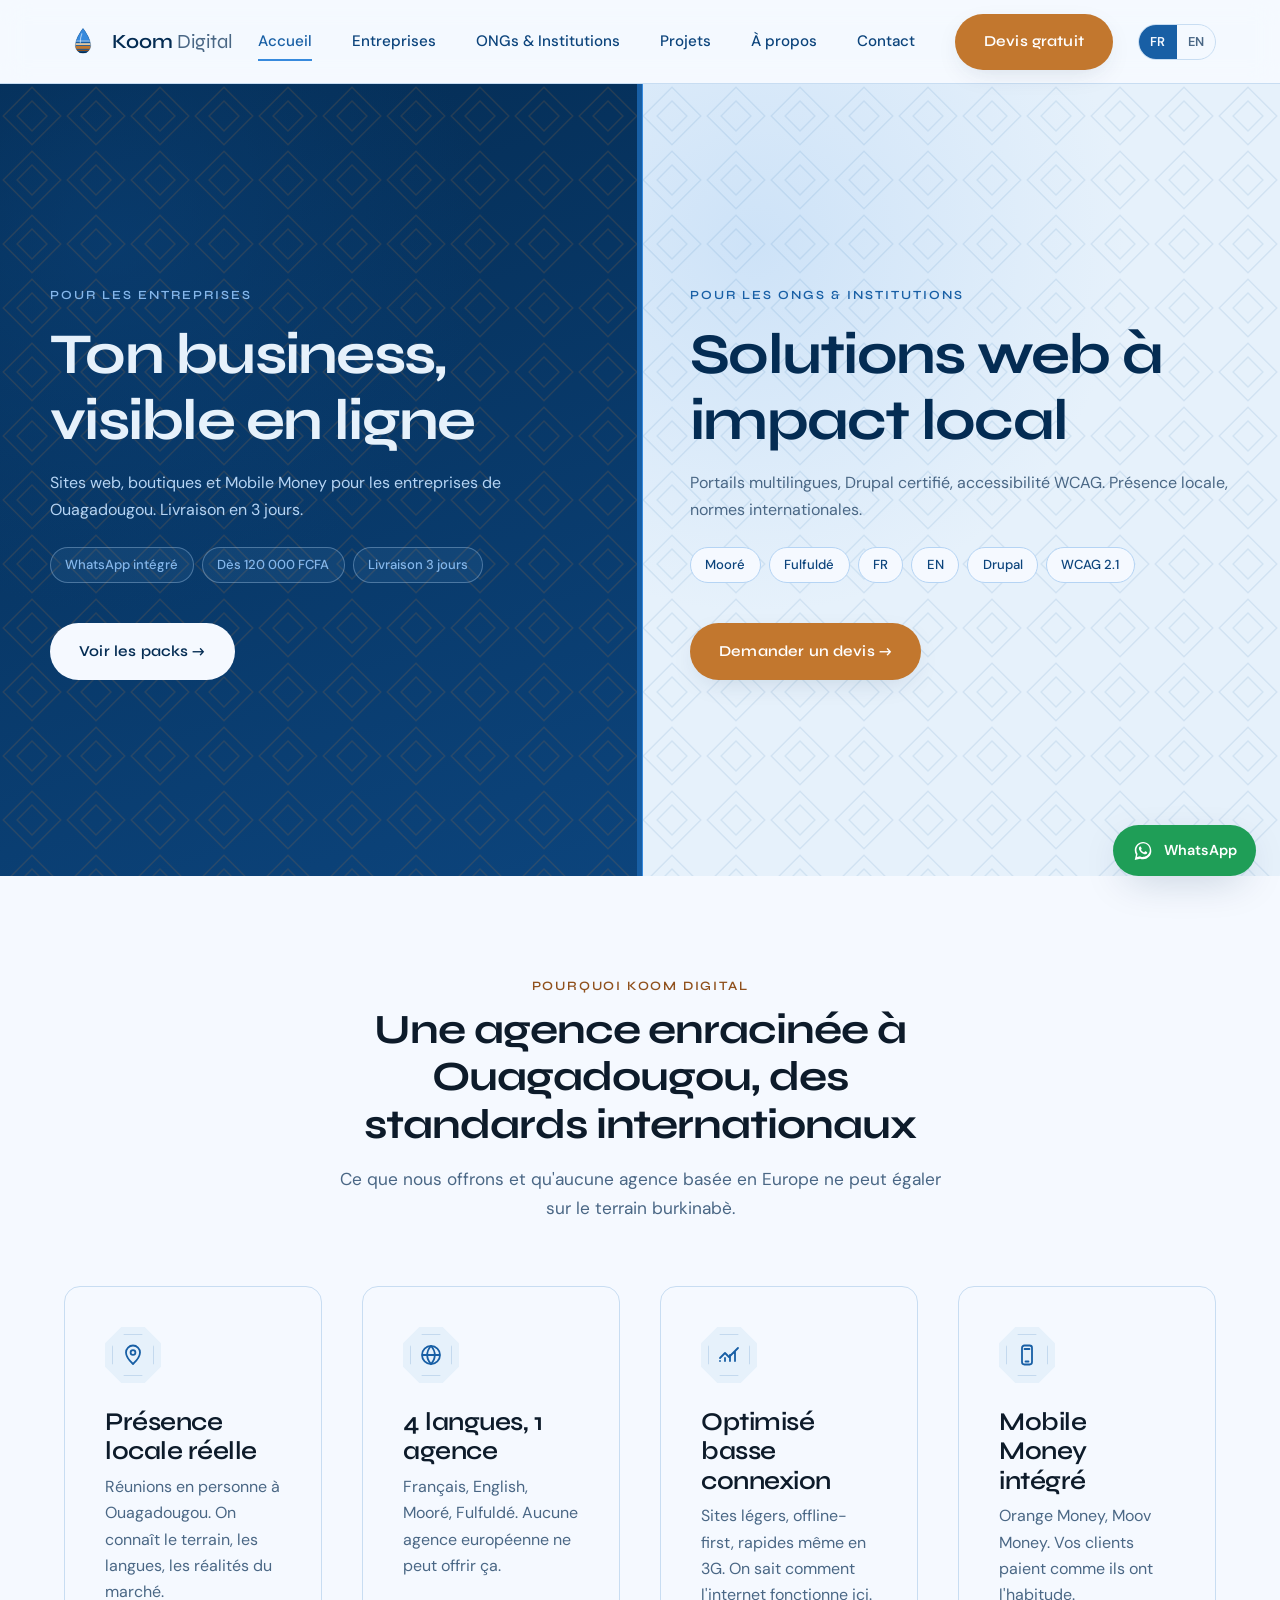
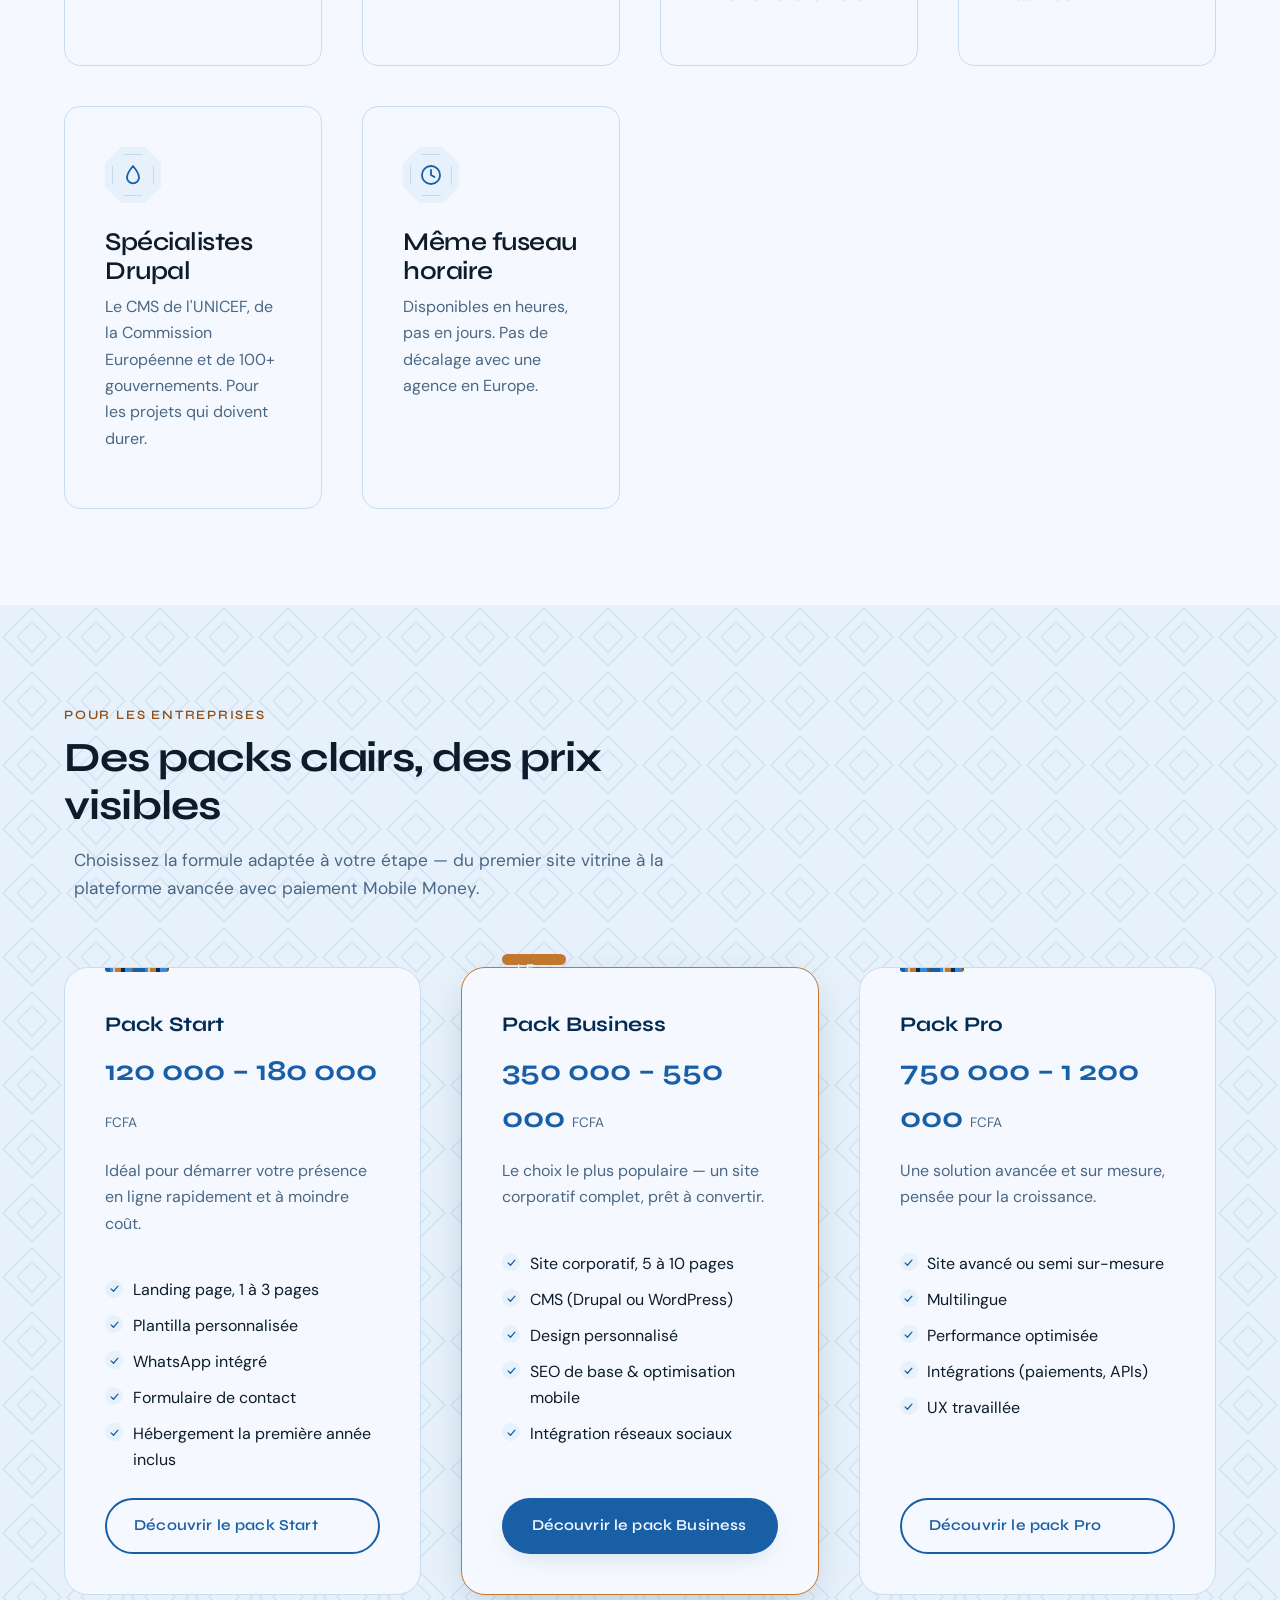
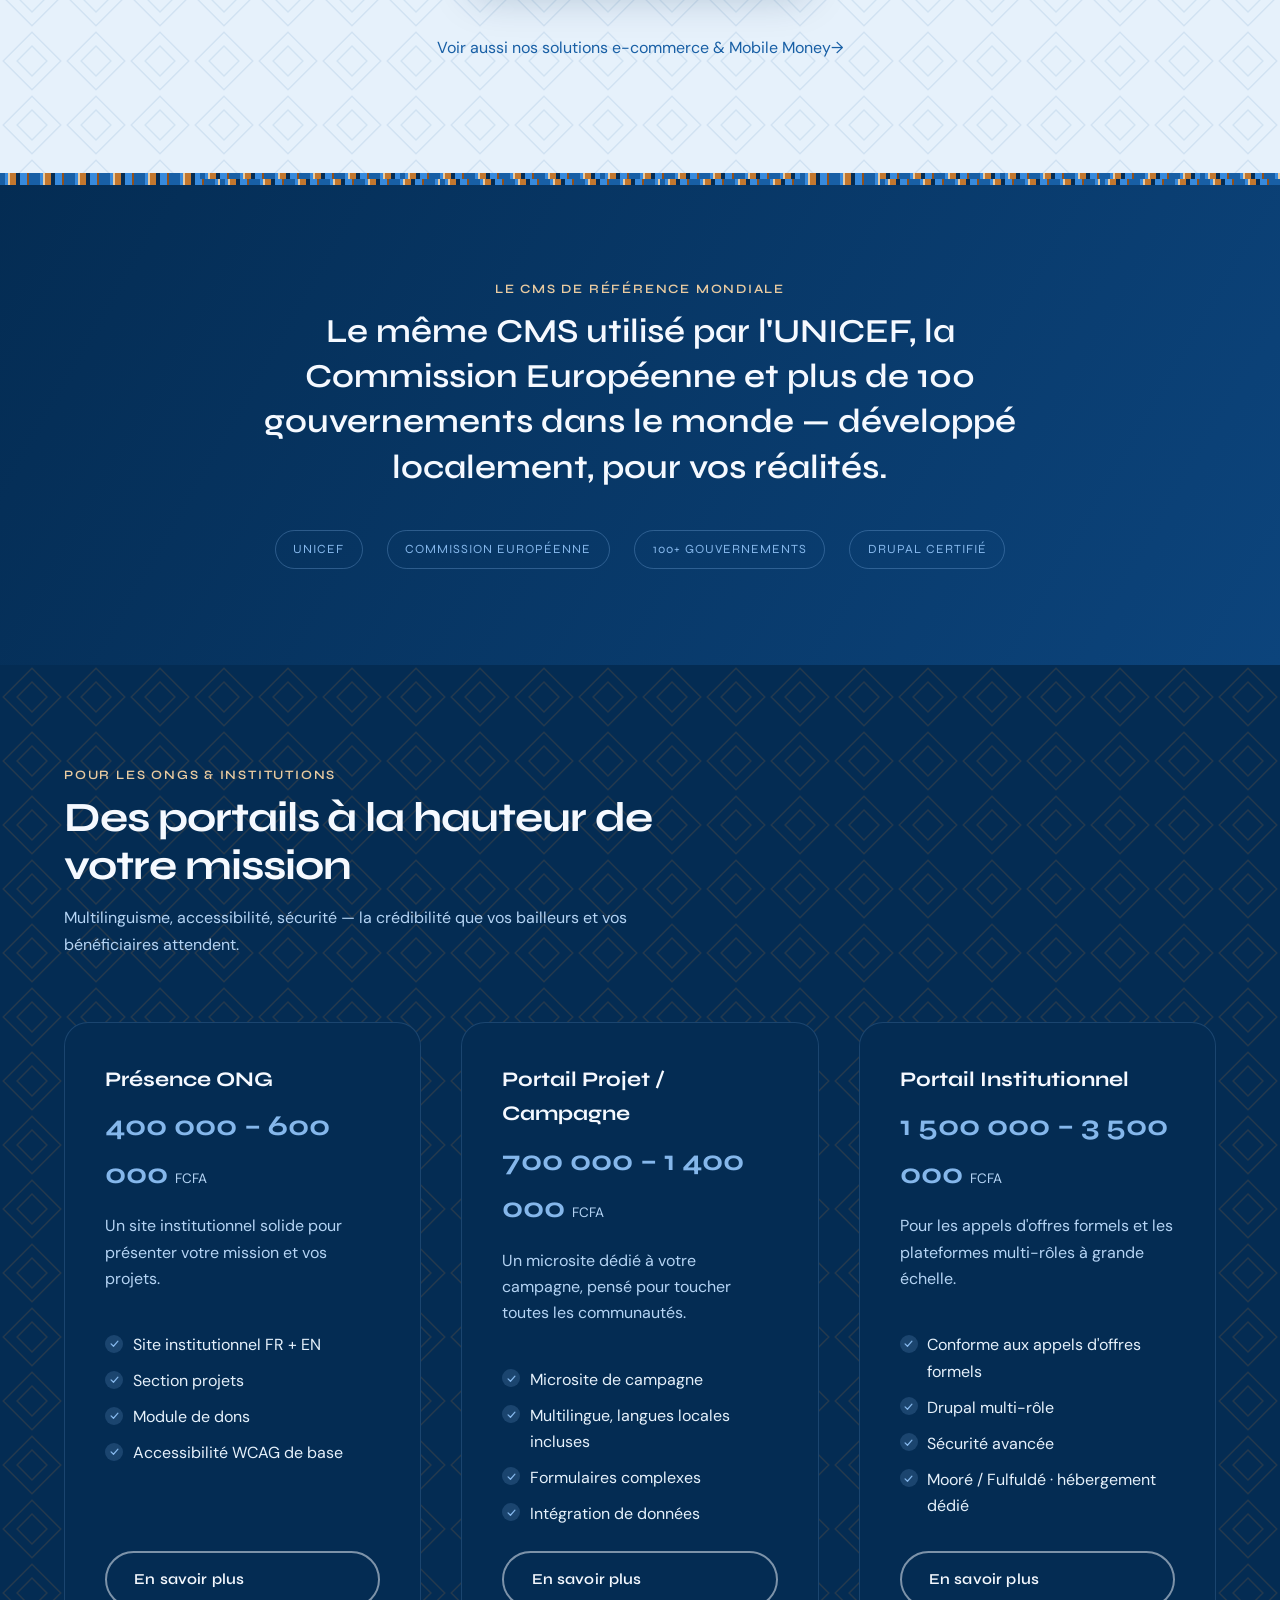
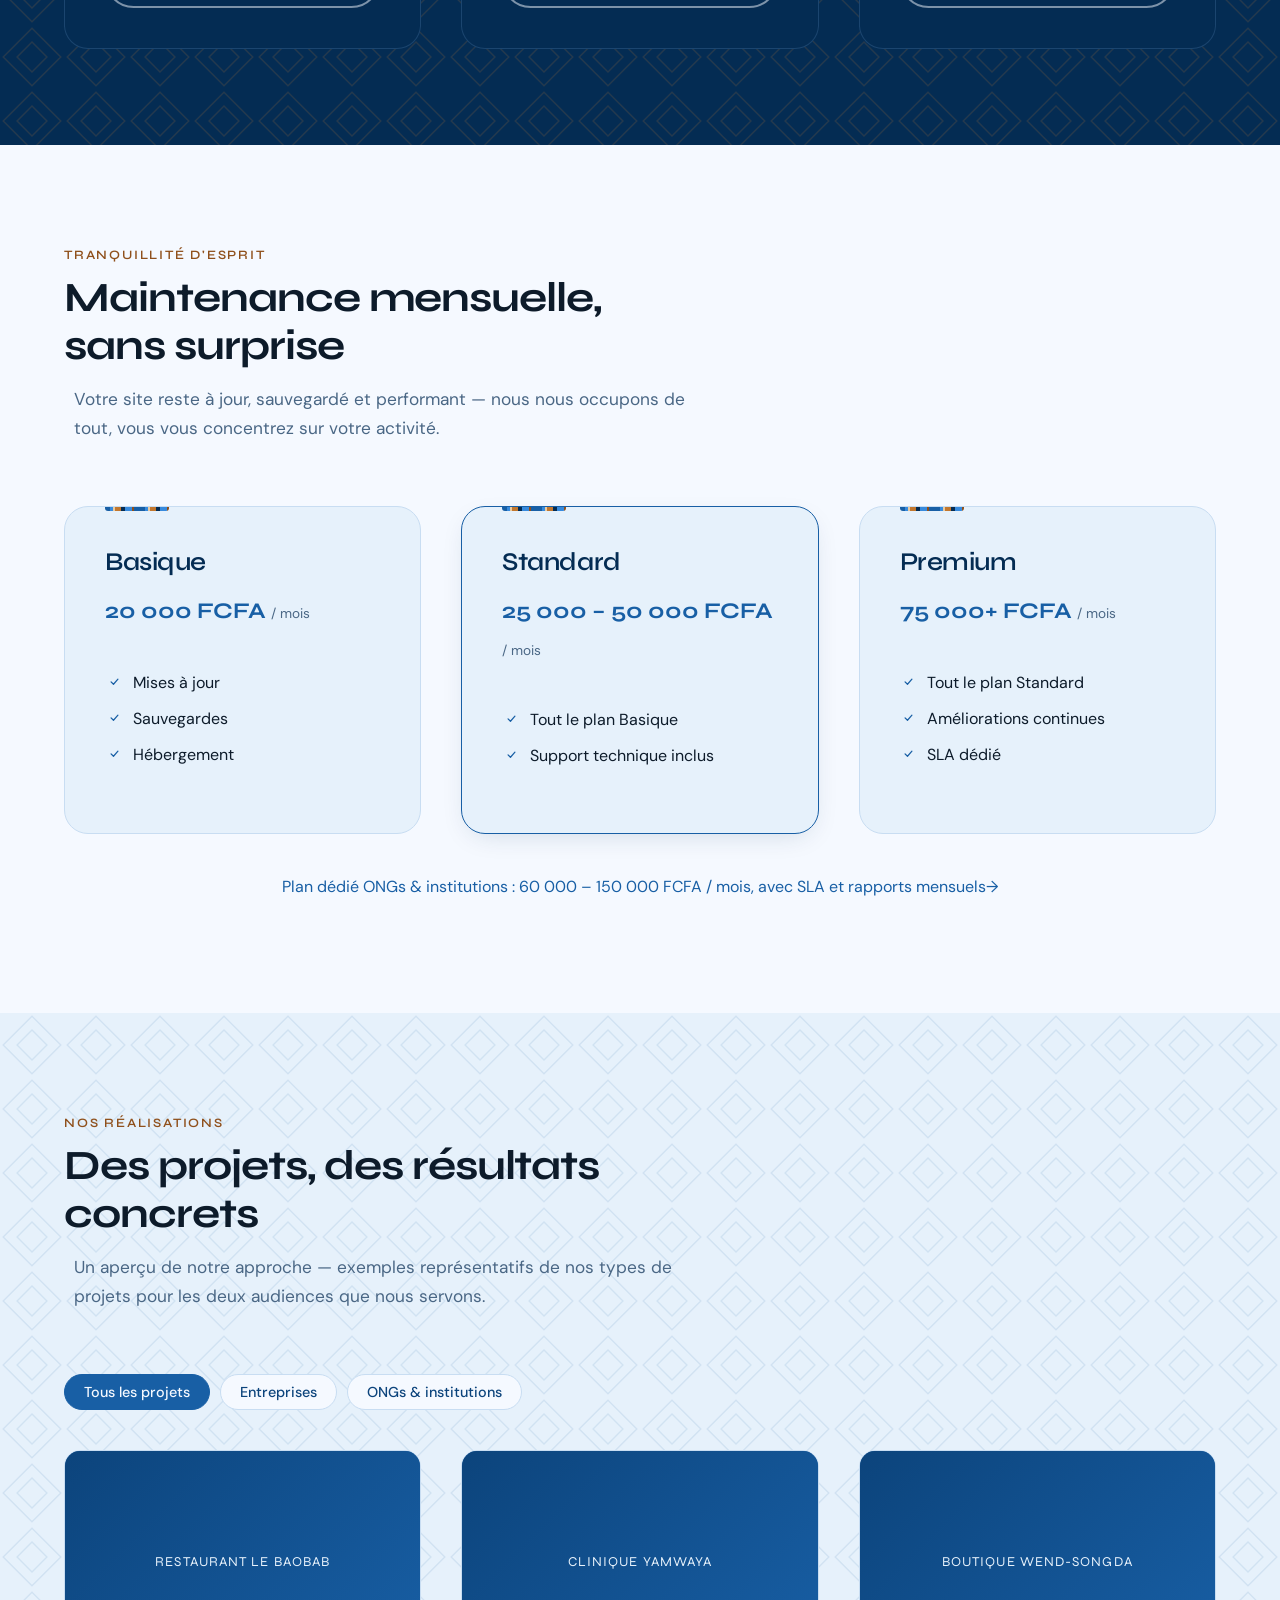
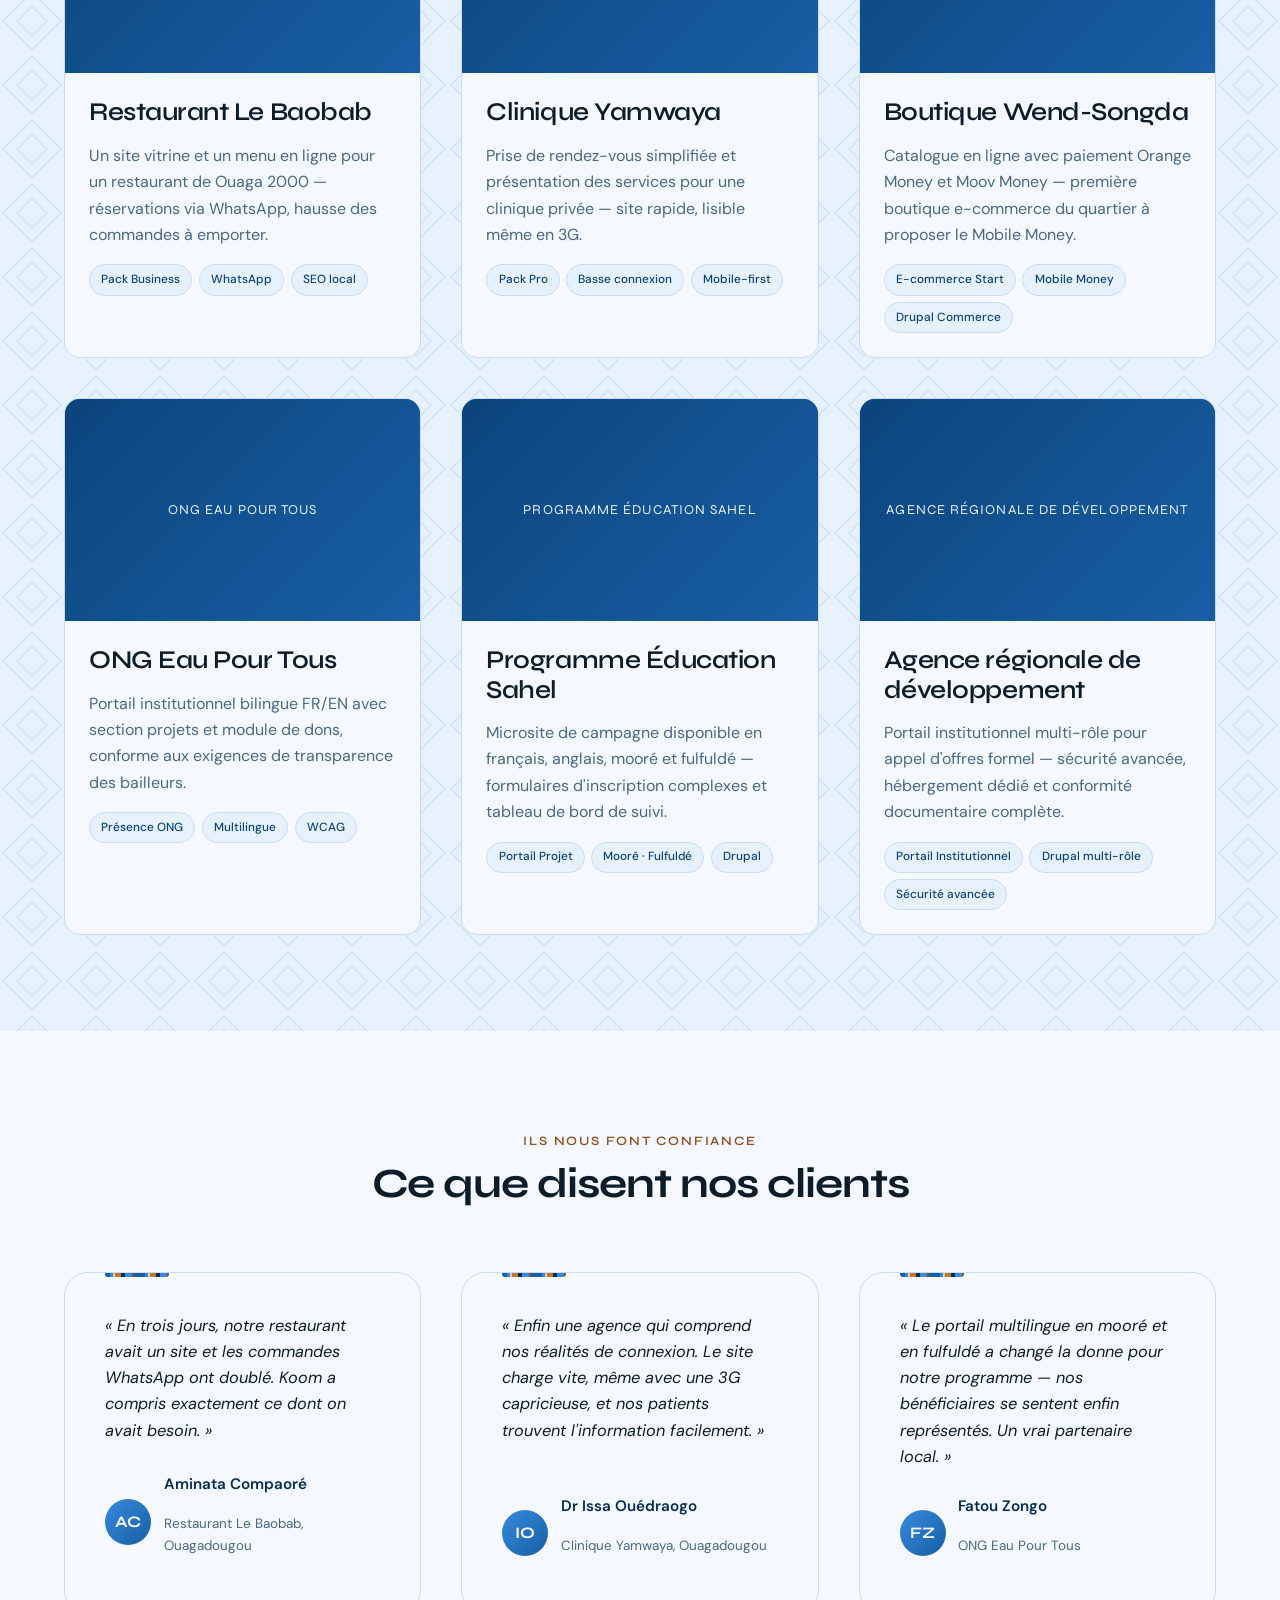
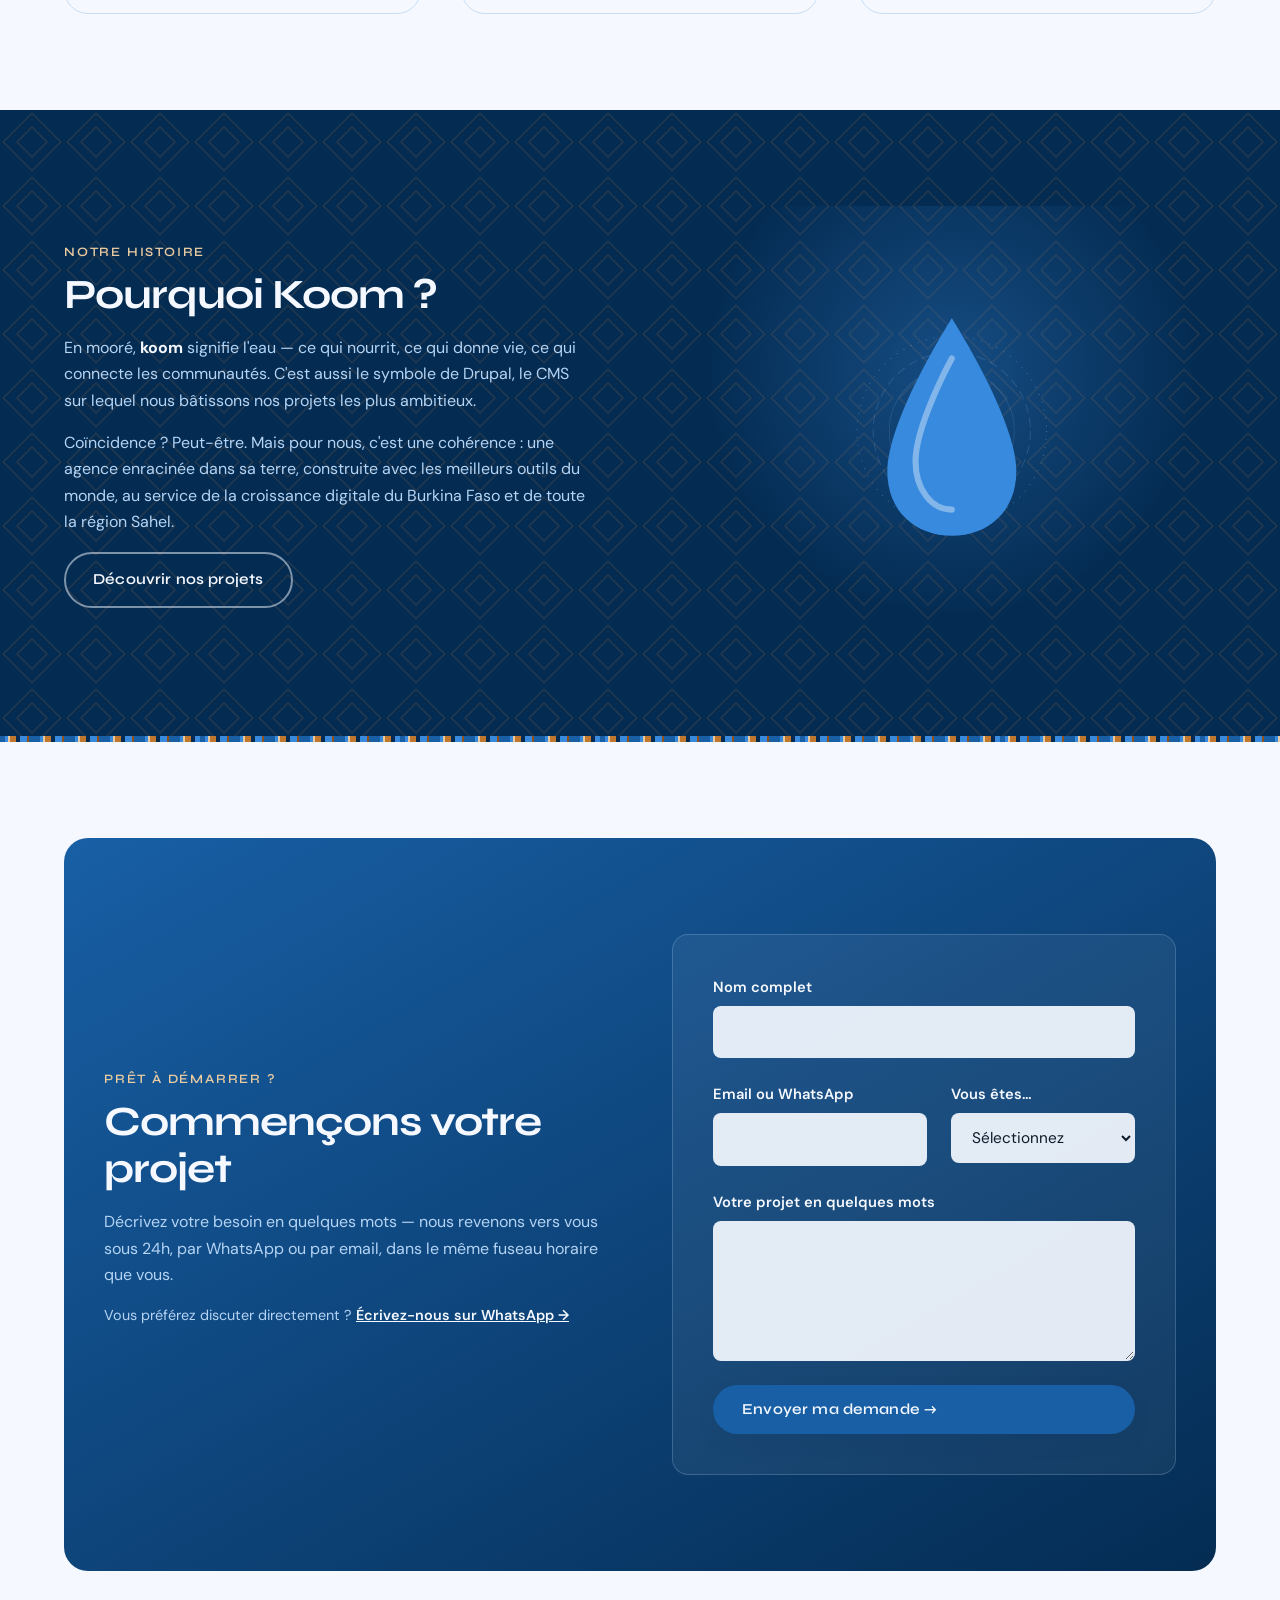
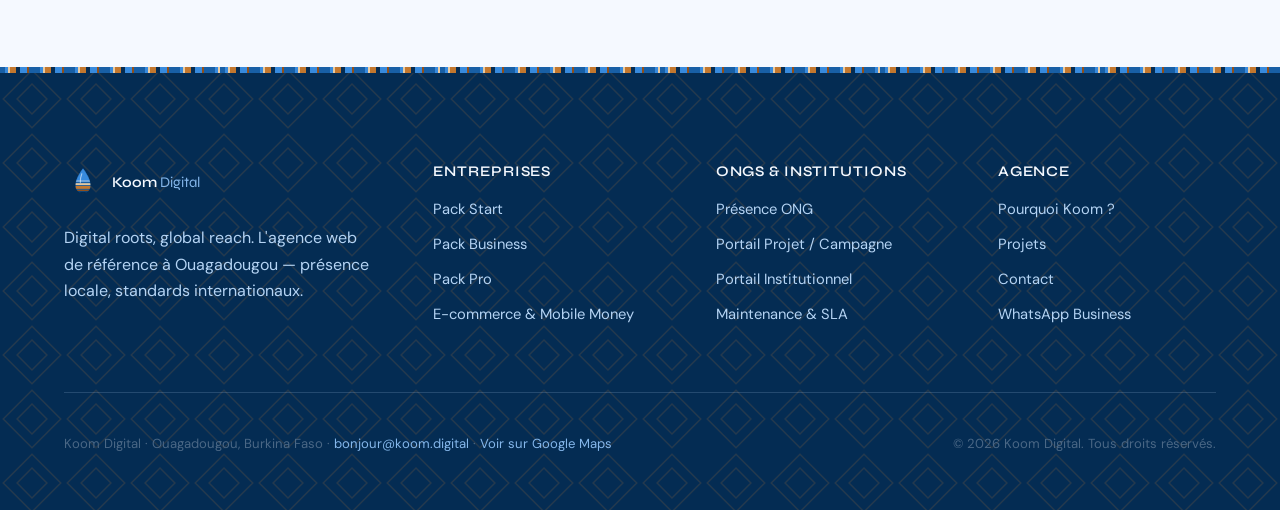
<file: index.html>
<!DOCTYPE html>
<html lang="fr">
<head>
  <meta charset="UTF-8">
  <meta name="viewport" content="width=device-width, initial-scale=1">
  <title>Koom Digital — Agence web Drupal à Ouagadougou, Burkina Faso</title>
  <meta name="description" content="Koom Digital crée des sites web, boutiques en ligne et portails institutionnels à Ouagadougou. Spécialistes Drupal, Mobile Money, multilingue (FR, EN, Mooré, Fulfuldé). Présence locale, standards internationaux.">
  <link rel="canonical" href="https://www.koom.digital/">
  <link rel="alternate" hreflang="fr" href="https://www.koom.digital/">
  <link rel="alternate" hreflang="en" href="https://www.koom.digital/en/index.html">
  <link rel="alternate" hreflang="x-default" href="https://www.koom.digital/">

  <!-- Open Graph — partage WhatsApp / réseaux sociaux -->
  <meta property="og:type" content="website">
  <meta property="og:locale" content="fr_FR">
  <meta property="og:locale:alternate" content="en_US">
  <meta property="og:site_name" content="Koom Digital">
  <meta property="og:title" content="Koom Digital — Ton business, visible au monde">
  <meta property="og:description" content="Sites web, boutiques et portails à impact, conçus à Ouagadougou. Drupal certifié, Mobile Money, multilingue FR · EN · Mooré · Fulfuldé.">
  <meta property="og:url" content="https://www.koom.digital/">
  <meta property="og:image" content="https://www.koom.digital/images/og-cover.jpg">
  <meta name="twitter:card" content="summary_large_image">

  <link rel="icon" type="image/svg+xml" href="images/favicon.svg">

  <!-- Polices : préconnexion + chargement non bloquant -->
  <link rel="preconnect" href="https://fonts.googleapis.com">
  <link rel="preconnect" href="https://fonts.gstatic.com" crossorigin>
  <link href="https://fonts.googleapis.com/css2?family=Syne:wght@500;600;700&family=DM+Sans:wght@300;400;500&display=swap" rel="stylesheet" media="print" onload="this.media='all'">
  <noscript><link href="https://fonts.googleapis.com/css2?family=Syne:wght@500;600;700&family=DM+Sans:wght@300;400;500&display=swap" rel="stylesheet"></noscript>

  <!-- CSS critique au-dessus de la ligne de flottaison (inline pour le First Contentful Paint) -->
  <style>
    :root{--koom-navy:#042C53;--koom-deep:#0C447C;--koom-blue:#185FA5;--koom-mid:#378ADD;--koom-light:#85B7EB;--koom-pale:#B5D4F4;--koom-wash:#E6F1FB;--koom-white:#F5F9FF;--koom-text:#0D1B2A;--koom-muted:#4A6785;--koom-border:#C8DDF2;--font-display:'Syne',Georgia,serif;--font-body:'DM Sans',-apple-system,sans-serif}
    *{box-sizing:border-box}
    body{margin:0;font-family:var(--font-body);color:var(--koom-text);background:var(--koom-white);line-height:1.65}
    h1,h2,h3{font-family:var(--font-display);font-weight:700;line-height:1.15;margin:0 0 1rem}
    .site-header{position:sticky;top:0;z-index:100;background:rgba(245,249,255,.85);border-bottom:1px solid var(--koom-border)}
    .nav{display:flex;align-items:center;justify-content:space-between;gap:1.5rem;padding-block:.85rem;max-width:1200px;margin-inline:auto;padding-inline:1.5rem}
    .brand{display:inline-flex;align-items:center;gap:.6rem;font-family:var(--font-display);font-size:1.25rem;color:var(--koom-navy)}
    .hero-split{display:grid;grid-template-columns:1fr 1fr;min-height:88vh}
    .hero-half{display:flex;align-items:center;padding:4rem 2.5rem}
    .hero-entreprises{background:linear-gradient(160deg,var(--koom-navy),var(--koom-deep));color:var(--koom-wash)}
    .hero-ongs{background:var(--koom-wash);color:var(--koom-navy)}
    @media(max-width:920px){.hero-split{grid-template-columns:1fr;min-height:0}.hero-half{padding:3rem 1.5rem}}
  </style>

  <link rel="preload" href="css/style.css" as="style">
  <link rel="stylesheet" href="css/style.css" media="print" onload="this.media='all'">
  <noscript><link rel="stylesheet" href="css/style.css"></noscript>

  <!-- Schema.org — LocalBusiness pour le SEO local -->
  <script type="application/ld+json">
  {
    "@context": "https://schema.org",
    "@type": "ProfessionalService",
    "name": "Koom Digital",
    "description": "Agence de développement web et spécialiste Drupal basée à Ouagadougou, Burkina Faso. Sites vitrines, e-commerce, Mobile Money et portails institutionnels multilingues.",
    "image": "https://www.koom.digital/images/og-cover.jpg",
    "url": "https://www.koom.digital/",
    "telephone": "+226-XX-XX-XX-XX",
    "priceRange": "120000 FCFA - 3500000 FCFA",
    "address": {
      "@type": "PostalAddress",
      "addressLocality": "Ouagadougou",
      "addressCountry": "BF"
    },
    "areaServed": ["Burkina Faso", "Région Sahel"],
    "knowsLanguage": ["fr", "en", "mos", "ff"],
    "sameAs": []
  }
  </script>
</head>
<body>
  <a class="skip-link" href="#main">Aller au contenu principal</a>

  <!-- ============================== NAVIGATION ============================== -->
  <header class="site-header">
    <nav class="nav" aria-label="Navigation principale">
      <a class="brand" href="index.html">
        <img class="brand-mark" src="assets/koom-logo-drop.svg" alt="" aria-hidden="true" width="38" height="38">
        <span class="brand-word"><strong>Koom</strong> <span>Digital</span></span>
      </a>

      <button class="nav-toggle" type="button" aria-expanded="false" aria-controls="primary-nav" aria-label="Ouvrir le menu de navigation">
        <span></span>
      </button>

      <div class="nav-links" id="primary-nav">
        <a href="index.html" aria-current="page">Accueil</a>
        <a href="entreprises.html">Entreprises</a>
        <a href="ongs-institutions.html">ONGs &amp; Institutions</a>
        <a href="index.html#projets">Projets</a>
        <a href="index.html#histoire">À propos</a>
        <a href="contact.html">Contact</a>
        <a class="btn btn-earth" href="contact.html">Devis gratuit</a>
      </div>

      <div class="nav-actions">
        <div class="lang-toggle" role="group" aria-label="Choisir la langue / Choose language">
          <a href="index.html" aria-current="true" lang="fr" hreflang="fr">FR</a>
          <a href="en/index.html" aria-current="false" lang="en" hreflang="en">EN</a>
        </div>
      </div>
    </nav>
  </header>

  <main id="main">

    <!-- ============================== HERO SPLIT ============================== -->
    <section class="hero-split" aria-label="Choisissez votre parcours">
      <div class="hero-half hero-entreprises">
        <div class="hero-half-inner" data-reveal>
          <span class="hero-tag-label">Pour les entreprises</span>
          <h1>Ton business, visible en ligne</h1>
          <p>Sites web, boutiques et Mobile Money pour les entreprises de Ouagadougou. Livraison en 3 jours.</p>
          <ul class="tag-list">
            <li class="tag">WhatsApp intégré</li>
            <li class="tag">Dès 120 000 FCFA</li>
            <li class="tag">Livraison 3 jours</li>
          </ul>
          <a class="btn btn-light" href="entreprises.html">Voir les packs →</a>
        </div>
      </div>

      <div class="hero-half hero-ongs">
        <div class="hero-half-inner" data-reveal>
          <span class="hero-tag-label">Pour les ONGs &amp; institutions</span>
          <h1>Solutions web à impact local</h1>
          <p>Portails multilingues, Drupal certifié, accessibilité WCAG. Présence locale, normes internationales.</p>
          <ul class="tag-list">
            <li class="tag tag--earth">Mooré</li>
            <li class="tag tag--earth">Fulfuldé</li>
            <li class="tag">FR</li>
            <li class="tag">EN</li>
            <li class="tag">Drupal</li>
            <li class="tag">WCAG 2.1</li>
          </ul>
          <a class="btn btn-earth" href="ongs-institutions.html">Demander un devis →</a>
        </div>
      </div>
    </section>

    <!-- ============================== PROPOSITION DE VALEUR ============================== -->
    <section class="section" aria-labelledby="valeur-titre">
      <div class="container">
        <div class="section-head section-head--center" data-reveal>
          <span class="eyebrow">Pourquoi Koom Digital</span>
          <h2 id="valeur-titre">Une agence enracinée à Ouagadougou, des standards internationaux</h2>
          <p class="lede">Ce que nous offrons et qu'aucune agence basée en Europe ne peut égaler sur le terrain burkinabè.</p>
        </div>

        <div class="grid grid--6" data-reveal-group>
          <div class="card">
            <div class="card-icon" aria-hidden="true">
              <svg viewBox="0 0 24 24" fill="none"><path d="M12 21s7-6.5 7-11.5A7 7 0 0 0 5 9.5C5 14.5 12 21 12 21Z" stroke="currentColor" stroke-width="1.8" stroke-linejoin="round"/><circle cx="12" cy="9.5" r="2.4" stroke="currentColor" stroke-width="1.8"/></svg>
            </div>
            <h3>Présence locale réelle</h3>
            <p>Réunions en personne à Ouagadougou. On connaît le terrain, les langues, les réalités du marché.</p>
          </div>

          <div class="card">
            <div class="card-icon" aria-hidden="true">
              <svg viewBox="0 0 24 24" fill="none"><circle cx="12" cy="12" r="9" stroke="currentColor" stroke-width="1.8"/><path d="M3 12h18M12 3c2.5 2.7 3.8 6 3.8 9s-1.3 6.3-3.8 9c-2.5-2.7-3.8-6-3.8-9S9.5 5.7 12 3Z" stroke="currentColor" stroke-width="1.8"/></svg>
            </div>
            <h3>4 langues, 1 agence</h3>
            <p>Français, English, Mooré, Fulfuldé. Aucune agence européenne ne peut offrir ça.</p>
          </div>

          <div class="card">
            <div class="card-icon" aria-hidden="true">
              <svg viewBox="0 0 24 24" fill="none"><path d="M3 18h.01M8 18v-3M13 18v-6M18 18V8M21 5l-9 9-4-4-5 5" stroke="currentColor" stroke-width="1.8" stroke-linecap="round" stroke-linejoin="round"/></svg>
            </div>
            <h3>Optimisé basse connexion</h3>
            <p>Sites légers, offline-first, rapides même en 3G. On sait comment l'internet fonctionne ici.</p>
          </div>

          <div class="card">
            <div class="card-icon" aria-hidden="true">
              <svg viewBox="0 0 24 24" fill="none"><rect x="7" y="2.5" width="10" height="19" rx="2.4" stroke="currentColor" stroke-width="1.8"/><path d="M10.5 18.5h3M9.5 6h5" stroke="currentColor" stroke-width="1.8" stroke-linecap="round"/></svg>
            </div>
            <h3>Mobile Money intégré</h3>
            <p>Orange Money, Moov Money. Vos clients paient comme ils ont l'habitude.</p>
          </div>

          <div class="card">
            <div class="card-icon" aria-hidden="true">
              <svg viewBox="0 0 24 24" fill="none"><path d="M12 3s6 7.2 6 11.4A6 6 0 0 1 6 14.4C6 10.2 12 3 12 3Z" stroke="currentColor" stroke-width="1.8" stroke-linejoin="round"/></svg>
            </div>
            <h3>Spécialistes Drupal</h3>
            <p>Le CMS de l'UNICEF, de la Commission Européenne et de 100+ gouvernements. Pour les projets qui doivent durer.</p>
          </div>

          <div class="card">
            <div class="card-icon" aria-hidden="true">
              <svg viewBox="0 0 24 24" fill="none"><circle cx="12" cy="12" r="9" stroke="currentColor" stroke-width="1.8"/><path d="M12 7v5l3.5 2" stroke="currentColor" stroke-width="1.8" stroke-linecap="round" stroke-linejoin="round"/></svg>
            </div>
            <h3>Même fuseau horaire</h3>
            <p>Disponibles en heures, pas en jours. Pas de décalage avec une agence en Europe.</p>
          </div>
        </div>
      </div>
    </section>

    <!-- ============================== PACKS ENTREPRISES ============================== -->
    <section class="section section--wash" id="packs-entreprises" aria-labelledby="packs-titre">
      <div class="container">
        <div class="section-head" data-reveal>
          <span class="eyebrow">Pour les entreprises</span>
          <h2 id="packs-titre">Des packs clairs, des prix visibles</h2>
          <p class="lede">Choisissez la formule adaptée à votre étape — du premier site vitrine à la plateforme avancée avec paiement Mobile Money.</p>
        </div>

        <div class="grid grid--3" data-reveal-group>
          <article class="pack-card">
            <p class="pack-name">Pack Start</p>
            <p class="pack-price">120 000 – 180 000 <small>FCFA</small></p>
            <p>Idéal pour démarrer votre présence en ligne rapidement et à moindre coût.</p>
            <ul class="pack-list">
              <li>Landing page, 1 à 3 pages</li>
              <li>Plantilla personnalisée</li>
              <li>WhatsApp intégré</li>
              <li>Formulaire de contact</li>
              <li>Hébergement la première année inclus</li>
            </ul>
            <a class="btn btn-outline-dark" href="entreprises.html#start">Découvrir le pack Start</a>
          </article>

          <article class="pack-card pack-card--featured">
            <p class="pack-name">Pack Business</p>
            <p class="pack-price">350 000 – 550 000 <small>FCFA</small></p>
            <p>Le choix le plus populaire — un site corporatif complet, prêt à convertir.</p>
            <ul class="pack-list">
              <li>Site corporatif, 5 à 10 pages</li>
              <li>CMS (Drupal ou WordPress)</li>
              <li>Design personnalisé</li>
              <li>SEO de base &amp; optimisation mobile</li>
              <li>Intégration réseaux sociaux</li>
            </ul>
            <a class="btn btn-primary" href="entreprises.html#business">Découvrir le pack Business</a>
          </article>

          <article class="pack-card">
            <p class="pack-name">Pack Pro</p>
            <p class="pack-price">750 000 – 1 200 000 <small>FCFA</small></p>
            <p>Une solution avancée et sur mesure, pensée pour la croissance.</p>
            <ul class="pack-list">
              <li>Site avancé ou semi sur-mesure</li>
              <li>Multilingue</li>
              <li>Performance optimisée</li>
              <li>Intégrations (paiements, APIs)</li>
              <li>UX travaillée</li>
            </ul>
            <a class="btn btn-outline-dark" href="entreprises.html#pro">Découvrir le pack Pro</a>
          </article>
        </div>

        <p class="text-center mt-lg">
          <a class="btn-ghost" href="entreprises.html">Voir aussi nos solutions e-commerce &amp; Mobile Money</a>
        </p>
      </div>
    </section>

    <div class="weave-seam" aria-hidden="true"></div>

    <!-- ============================== FRANJA OSCURA — STAT ============================== -->
    <section class="stat-band">
      <div class="container" data-reveal>
        <span class="eyebrow">Le CMS de référence mondiale</span>
        <p class="lead">Le même CMS utilisé par l'UNICEF, la Commission Européenne et plus de 100 gouvernements dans le monde — développé localement, pour vos réalités.</p>
        <div class="stat-logos">
          <span>UNICEF</span>
          <span>Commission Européenne</span>
          <span>100+ gouvernements</span>
          <span>Drupal certifié</span>
        </div>
      </div>
    </section>

    <!-- ============================== SOLUTIONS ONGs ============================== -->
    <section class="section section--dark" id="solutions-ongs" aria-labelledby="ongs-titre">
      <div class="container">
        <div class="section-head" data-reveal>
          <span class="eyebrow">Pour les ONGs &amp; institutions</span>
          <h2 id="ongs-titre">Des portails à la hauteur de votre mission</h2>
          <p>Multilinguisme, accessibilité, sécurité — la crédibilité que vos bailleurs et vos bénéficiaires attendent.</p>
        </div>

        <div class="grid grid--3" data-reveal-group>
          <article class="inst-card">
            <p class="pack-name">Présence ONG</p>
            <p class="pack-price">400 000 – 600 000 <small>FCFA</small></p>
            <p>Un site institutionnel solide pour présenter votre mission et vos projets.</p>
            <ul class="pack-list">
              <li>Site institutionnel FR + EN</li>
              <li>Section projets</li>
              <li>Module de dons</li>
              <li>Accessibilité WCAG de base</li>
            </ul>
            <a class="btn btn-outline" href="ongs-institutions.html#ong">En savoir plus</a>
          </article>

          <article class="inst-card">
            <p class="pack-name">Portail Projet / Campagne</p>
            <p class="pack-price">700 000 – 1 400 000 <small>FCFA</small></p>
            <p>Un microsite dédié à votre campagne, pensé pour toucher toutes les communautés.</p>
            <ul class="pack-list">
              <li>Microsite de campagne</li>
              <li>Multilingue, langues locales incluses</li>
              <li>Formulaires complexes</li>
              <li>Intégration de données</li>
            </ul>
            <a class="btn btn-outline" href="ongs-institutions.html#portail">En savoir plus</a>
          </article>

          <article class="inst-card">
            <p class="pack-name">Portail Institutionnel</p>
            <p class="pack-price">1 500 000 – 3 500 000 <small>FCFA</small></p>
            <p>Pour les appels d'offres formels et les plateformes multi-rôles à grande échelle.</p>
            <ul class="pack-list">
              <li>Conforme aux appels d'offres formels</li>
              <li>Drupal multi-rôle</li>
              <li>Sécurité avancée</li>
              <li>Mooré / Fulfuldé · hébergement dédié</li>
            </ul>
            <a class="btn btn-outline" href="ongs-institutions.html#institutionnel">En savoir plus</a>
          </article>
        </div>
      </div>
    </section>

    <!-- ============================== MAINTENANCE ============================== -->
    <section class="section" id="maintenance" aria-labelledby="maintenance-titre">
      <div class="container">
        <div class="section-head" data-reveal>
          <span class="eyebrow">Tranquillité d'esprit</span>
          <h2 id="maintenance-titre">Maintenance mensuelle, sans surprise</h2>
          <p class="lede">Votre site reste à jour, sauvegardé et performant — nous nous occupons de tout, vous vous concentrez sur votre activité.</p>
        </div>

        <div class="grid grid--3" data-reveal-group>
          <article class="plan-card">
            <h3>Basique</h3>
            <p class="plan-price">20 000 FCFA <small>/ mois</small></p>
            <ul class="pack-list">
              <li>Mises à jour</li>
              <li>Sauvegardes</li>
              <li>Hébergement</li>
            </ul>
          </article>

          <article class="plan-card plan-card--featured">
            <h3>Standard</h3>
            <p class="plan-price">25 000 – 50 000 FCFA <small>/ mois</small></p>
            <ul class="pack-list">
              <li>Tout le plan Basique</li>
              <li>Support technique inclus</li>
            </ul>
          </article>

          <article class="plan-card">
            <h3>Premium</h3>
            <p class="plan-price">75 000+ FCFA <small>/ mois</small></p>
            <ul class="pack-list">
              <li>Tout le plan Standard</li>
              <li>Améliorations continues</li>
              <li>SLA dédié</li>
            </ul>
          </article>
        </div>
        <p class="text-center mt-lg">
          <a class="btn-ghost" href="ongs-institutions.html#maintenance-ong">Plan dédié ONGs &amp; institutions : 60 000 – 150 000 FCFA / mois, avec SLA et rapports mensuels</a>
        </p>
      </div>
    </section>

    <!-- ============================== PORTFOLIO ============================== -->
    <section class="section section--wash" id="projets" aria-labelledby="projets-titre">
      <div class="container">
        <div class="section-head" data-reveal>
          <span class="eyebrow">Nos réalisations</span>
          <h2 id="projets-titre">Des projets, des résultats concrets</h2>
          <p class="lede">Un aperçu de notre approche — exemples représentatifs de nos types de projets pour les deux audiences que nous servons.</p>
        </div>

        <div class="filter-bar" role="group" aria-label="Filtrer les projets par type">
          <button class="filter-btn" type="button" data-filter="all" aria-pressed="true">Tous les projets</button>
          <button class="filter-btn" type="button" data-filter="entreprise" aria-pressed="false">Entreprises</button>
          <button class="filter-btn" type="button" data-filter="institution" aria-pressed="false">ONGs &amp; institutions</button>
        </div>

        <div class="grid grid--3" data-reveal-group>
          <article class="project-card" data-project-type="entreprise">
            <div class="project-thumb" aria-hidden="true">Restaurant Le Baobab</div>
            <div class="project-body">
              <h3>Restaurant Le Baobab</h3>
              <p>Un site vitrine et un menu en ligne pour un restaurant de Ouaga 2000 — réservations via WhatsApp, hausse des commandes à emporter.</p>
              <div class="project-tags">
                <span class="tag">Pack Business</span>
                <span class="tag">WhatsApp</span>
                <span class="tag">SEO local</span>
              </div>
            </div>
          </article>

          <article class="project-card" data-project-type="entreprise">
            <div class="project-thumb" aria-hidden="true">Clinique Yamwaya</div>
            <div class="project-body">
              <h3>Clinique Yamwaya</h3>
              <p>Prise de rendez-vous simplifiée et présentation des services pour une clinique privée — site rapide, lisible même en 3G.</p>
              <div class="project-tags">
                <span class="tag">Pack Pro</span>
                <span class="tag">Basse connexion</span>
                <span class="tag">Mobile-first</span>
              </div>
            </div>
          </article>

          <article class="project-card" data-project-type="entreprise">
            <div class="project-thumb" aria-hidden="true">Boutique Wend-Songda</div>
            <div class="project-body">
              <h3>Boutique Wend-Songda</h3>
              <p>Catalogue en ligne avec paiement Orange Money et Moov Money — première boutique e-commerce du quartier à proposer le Mobile Money.</p>
              <div class="project-tags">
                <span class="tag">E-commerce Start</span>
                <span class="tag">Mobile Money</span>
                <span class="tag">Drupal Commerce</span>
              </div>
            </div>
          </article>

          <article class="project-card" data-project-type="institution">
            <div class="project-thumb" aria-hidden="true">ONG Eau Pour Tous</div>
            <div class="project-body">
              <h3>ONG Eau Pour Tous</h3>
              <p>Portail institutionnel bilingue FR/EN avec section projets et module de dons, conforme aux exigences de transparence des bailleurs.</p>
              <div class="project-tags">
                <span class="tag">Présence ONG</span>
                <span class="tag">Multilingue</span>
                <span class="tag">WCAG</span>
              </div>
            </div>
          </article>

          <article class="project-card" data-project-type="institution">
            <div class="project-thumb" aria-hidden="true">Programme Éducation Sahel</div>
            <div class="project-body">
              <h3>Programme Éducation Sahel</h3>
              <p>Microsite de campagne disponible en français, anglais, mooré et fulfuldé — formulaires d'inscription complexes et tableau de bord de suivi.</p>
              <div class="project-tags">
                <span class="tag">Portail Projet</span>
                <span class="tag">Mooré · Fulfuldé</span>
                <span class="tag">Drupal</span>
              </div>
            </div>
          </article>

          <article class="project-card" data-project-type="institution">
            <div class="project-thumb" aria-hidden="true">Agence régionale de développement</div>
            <div class="project-body">
              <h3>Agence régionale de développement</h3>
              <p>Portail institutionnel multi-rôle pour appel d'offres formel — sécurité avancée, hébergement dédié et conformité documentaire complète.</p>
              <div class="project-tags">
                <span class="tag">Portail Institutionnel</span>
                <span class="tag">Drupal multi-rôle</span>
                <span class="tag">Sécurité avancée</span>
              </div>
            </div>
          </article>
        </div>
      </div>
    </section>

    <!-- ============================== TÉMOIGNAGES ============================== -->
    <section class="section" aria-labelledby="temoignages-titre">
      <div class="container">
        <div class="section-head section-head--center" data-reveal>
          <span class="eyebrow">Ils nous font confiance</span>
          <h2 id="temoignages-titre">Ce que disent nos clients</h2>
        </div>

        <div class="grid grid--3" data-reveal-group>
          <article class="testimonial">
            <blockquote>« En trois jours, notre restaurant avait un site et les commandes WhatsApp ont doublé. Koom a compris exactement ce dont on avait besoin. »</blockquote>
            <div class="testimonial-author">
              <span class="author-avatar" aria-hidden="true">AC</span>
              <div>
                <p class="author-name">Aminata Compaoré</p>
                <p class="author-role">Restaurant Le Baobab, Ouagadougou</p>
              </div>
            </div>
          </article>

          <article class="testimonial">
            <blockquote>« Enfin une agence qui comprend nos réalités de connexion. Le site charge vite, même avec une 3G capricieuse, et nos patients trouvent l'information facilement. »</blockquote>
            <div class="testimonial-author">
              <span class="author-avatar" aria-hidden="true">IO</span>
              <div>
                <p class="author-name">Dr Issa Ouédraogo</p>
                <p class="author-role">Clinique Yamwaya, Ouagadougou</p>
              </div>
            </div>
          </article>

          <article class="testimonial">
            <blockquote>« Le portail multilingue en mooré et en fulfuldé a changé la donne pour notre programme — nos bénéficiaires se sentent enfin représentés. Un vrai partenaire local. »</blockquote>
            <div class="testimonial-author">
              <span class="author-avatar" aria-hidden="true">FZ</span>
              <div>
                <p class="author-name">Fatou Zongo</p>
                <p class="author-role">ONG Eau Pour Tous</p>
              </div>
            </div>
          </article>
        </div>
      </div>
    </section>

    <!-- ============================== HISTOIRE DE MARQUE ============================== -->
    <section class="section section--dark" id="histoire" aria-labelledby="histoire-titre">
      <div class="container">
        <div class="story">
          <div data-reveal>
            <span class="eyebrow">Notre histoire</span>
            <h2 id="histoire-titre">Pourquoi Koom ?</h2>
            <p>En mooré, <strong class="text-white">koom</strong> signifie l'eau — ce qui nourrit, ce qui donne vie, ce qui connecte les communautés. C'est aussi le symbole de Drupal, le CMS sur lequel nous bâtissons nos projets les plus ambitieux.</p>
            <p>Coïncidence ? Peut-être. Mais pour nous, c'est une cohérence : une agence enracinée dans sa terre, construite avec les meilleurs outils du monde, au service de la croissance digitale du Burkina Faso et de toute la région Sahel.</p>
            <a class="btn btn-outline" href="index.html#projets">Découvrir nos projets</a>
          </div>
          <div class="story-visual" data-reveal aria-hidden="true">
            <svg viewBox="0 0 200 240" role="presentation">
              <circle cx="100" cy="128" r="94" fill="none" stroke="#B5D4F4" stroke-width="1" stroke-dasharray="1 7" opacity="0.3"/>
              <circle cx="100" cy="128" r="78" fill="none" stroke="#B5D4F4" stroke-width="1" stroke-dasharray="9 5" opacity="0.16"/>
              <circle cx="100" cy="128" r="62" fill="none" stroke="#B5D4F4" stroke-width="1" opacity="0.12"/>
              <path d="M100 16C100 16 36 116 36 168C36 208 64 232 100 232C136 232 164 208 164 168C164 116 100 16 100 16Z" fill="#378ADD"/>
              <path d="M100 56C100 56 64 122 64 158C64 186 80 206 100 206" fill="none" stroke="#B5D4F4" stroke-width="6" stroke-linecap="round" opacity="0.6"/>
            </svg>
          </div>
        </div>
      </div>
    </section>

    <div class="weave-seam" aria-hidden="true"></div>

    <!-- ============================== CTA FINAL ============================== -->
    <section class="section" aria-labelledby="cta-titre">
      <div class="container">
        <div class="cta-final" data-reveal>
          <div>
            <span class="eyebrow">Prêt à démarrer ?</span>
            <h2 id="cta-titre">Commençons votre projet</h2>
            <p>Décrivez votre besoin en quelques mots — nous revenons vers vous sous 24h, par WhatsApp ou par email, dans le même fuseau horaire que vous.</p>
            <p class="cta-note">Vous préférez discuter directement ? <a href="https://wa.me/22600000000" class="link-on-dark">Écrivez-nous sur WhatsApp →</a></p>
          </div>

          <form class="form-grid" data-contact-form novalidate>
            <p class="form-status" role="alert" aria-live="polite"></p>

            <div class="field field-honeypot" aria-hidden="true">
              <label for="societe_web">Ne pas remplir ce champ</label>
              <input type="text" id="societe_web" name="societe_web" tabindex="-1" autocomplete="off">
            </div>

            <div class="field">
              <label for="cta-nom">Nom complet</label>
              <input type="text" id="cta-nom" name="nom" required autocomplete="name">
            </div>

            <div class="form-row">
              <div class="field">
                <label for="cta-contact">Email ou WhatsApp</label>
                <input type="text" id="cta-contact" name="contact" required autocomplete="email">
              </div>
              <div class="field">
                <label for="cta-type">Vous êtes…</label>
                <select id="cta-type" name="type" required>
                  <option value="">Sélectionnez</option>
                  <option value="entreprise">Entreprise</option>
                  <option value="ong">ONG</option>
                  <option value="institution">Institution</option>
                </select>
              </div>
            </div>

            <div class="field">
              <label for="cta-message">Votre projet en quelques mots</label>
              <textarea id="cta-message" name="message" rows="3" required></textarea>
            </div>

            <button class="btn btn-primary" type="submit">Envoyer ma demande →</button>
          </form>
        </div>
      </div>
    </section>
  </main>

  <!-- ============================== FOOTER ============================== -->
  <footer class="site-footer">
    <div class="container">
      <div class="footer-grid">
        <div class="footer-brand">
          <a class="brand" href="index.html">
            <img class="brand-mark" src="assets/koom-logo-drop.svg" alt="" aria-hidden="true" width="38" height="38">
            <span class="brand-word"><strong>Koom</strong> <span>Digital</span></span>
          </a>
          <p>Digital roots, global reach. L'agence web de référence à Ouagadougou — présence locale, standards internationaux.</p>
        </div>

        <div>
          <h4>Entreprises</h4>
          <ul>
            <li><a href="entreprises.html#start">Pack Start</a></li>
            <li><a href="entreprises.html#business">Pack Business</a></li>
            <li><a href="entreprises.html#pro">Pack Pro</a></li>
            <li><a href="entreprises.html#ecommerce">E-commerce &amp; Mobile Money</a></li>
          </ul>
        </div>

        <div>
          <h4>ONGs &amp; institutions</h4>
          <ul>
            <li><a href="ongs-institutions.html#ong">Présence ONG</a></li>
            <li><a href="ongs-institutions.html#portail">Portail Projet / Campagne</a></li>
            <li><a href="ongs-institutions.html#institutionnel">Portail Institutionnel</a></li>
            <li><a href="index.html#maintenance">Maintenance &amp; SLA</a></li>
          </ul>
        </div>

        <div>
          <h4>Agence</h4>
          <ul>
            <li><a href="index.html#histoire">Pourquoi Koom ?</a></li>
            <li><a href="index.html#projets">Projets</a></li>
            <li><a href="contact.html">Contact</a></li>
            <li><a href="https://wa.me/22600000000">WhatsApp Business</a></li>
          </ul>
        </div>
      </div>

      <div class="footer-bottom">
        <p>Koom Digital · Ouagadougou, Burkina Faso · <a href="mailto:bonjour@koom.digital">bonjour@koom.digital</a> · <a href="https://www.google.com/maps/search/?api=1&amp;query=Koom+Digital+Ouagadougou">Voir sur Google Maps</a></p>
        <p>© <span data-year>2026</span> Koom Digital. Tous droits réservés.</p>
      </div>
    </div>
  </footer>

  <a class="whatsapp-float" href="https://wa.me/22600000000" aria-label="Discuter avec Koom Digital sur WhatsApp">
    <svg viewBox="0 0 32 32" aria-hidden="true" fill="currentColor"><path d="M16.04 3C9.4 3 4 8.4 4 15.04c0 2.23.6 4.4 1.74 6.31L4 29l7.84-1.7a12 12 0 0 0 4.2.76c6.64 0 12.04-5.4 12.04-12.04C28.08 8.4 22.68 3 16.04 3Zm0 21.9c-1.4 0-2.78-.37-4-.99l-.29-.16-4.65 1 1.02-4.53-.18-.3a9.86 9.86 0 0 1-1.5-5.28c0-5.46 4.45-9.9 9.9-9.9 5.27 0 9.6 4.34 9.6 9.9 0 5.47-4.43 9.9-9.9 9.9Zm5.43-7.4c-.3-.15-1.76-.87-2.03-.97-.27-.1-.47-.15-.67.15-.2.3-.77.97-.94 1.17-.17.2-.35.22-.65.07-.3-.15-1.25-.46-2.38-1.46-.88-.78-1.47-1.75-1.65-2.05-.17-.3-.02-.46.13-.61.13-.13.3-.35.45-.52.15-.17.2-.3.3-.5.1-.2.05-.37-.02-.52-.07-.15-.67-1.62-.92-2.21-.24-.58-.49-.5-.67-.51h-.57c-.2 0-.52.07-.79.37-.27.3-1.04 1.02-1.04 2.48s1.07 2.88 1.22 3.08c.15.2 2.1 3.2 5.08 4.49.71.3 1.26.49 1.7.63.71.22 1.36.19 1.87.12.57-.09 1.76-.72 2-1.41.25-.7.25-1.3.17-1.42-.07-.13-.27-.2-.57-.35Z"/></svg>
    <span>WhatsApp</span>
  </a>

  <script src="js/main.js" defer></script>
</body>
</html>
</file>
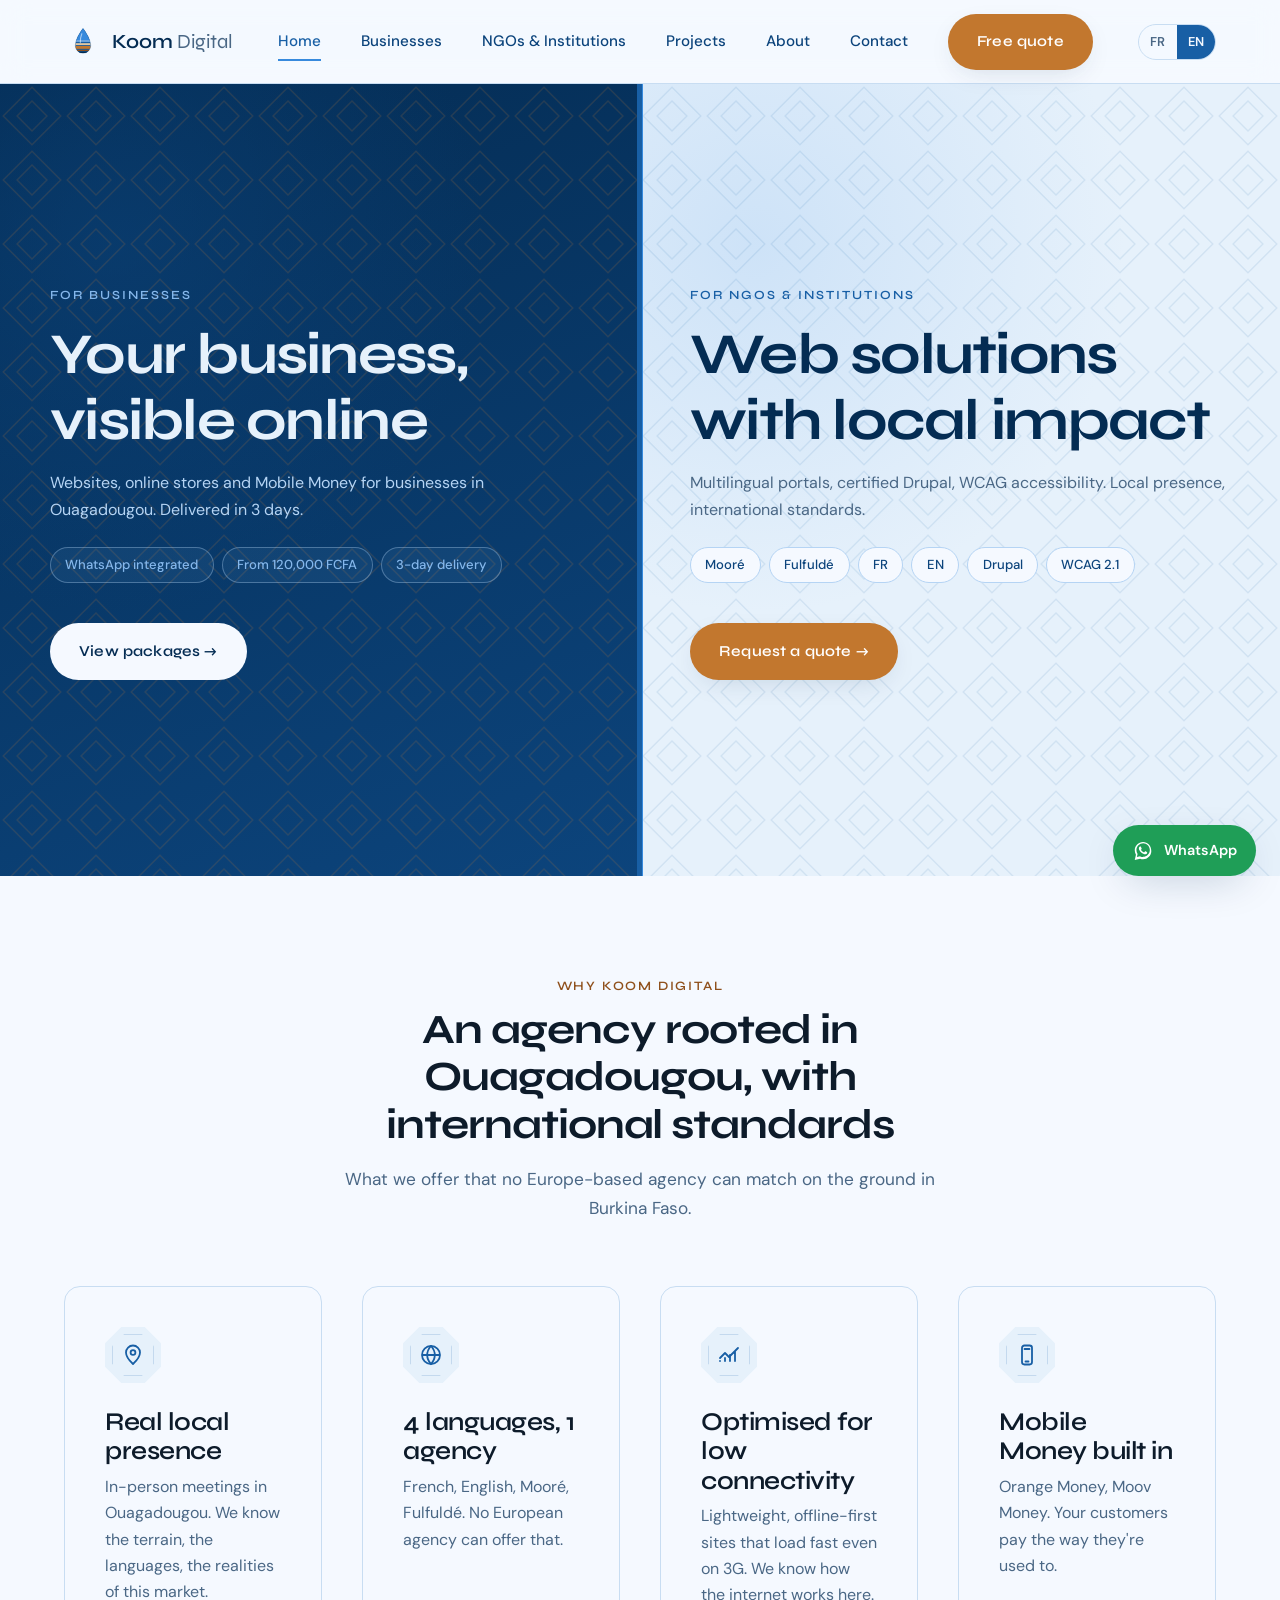
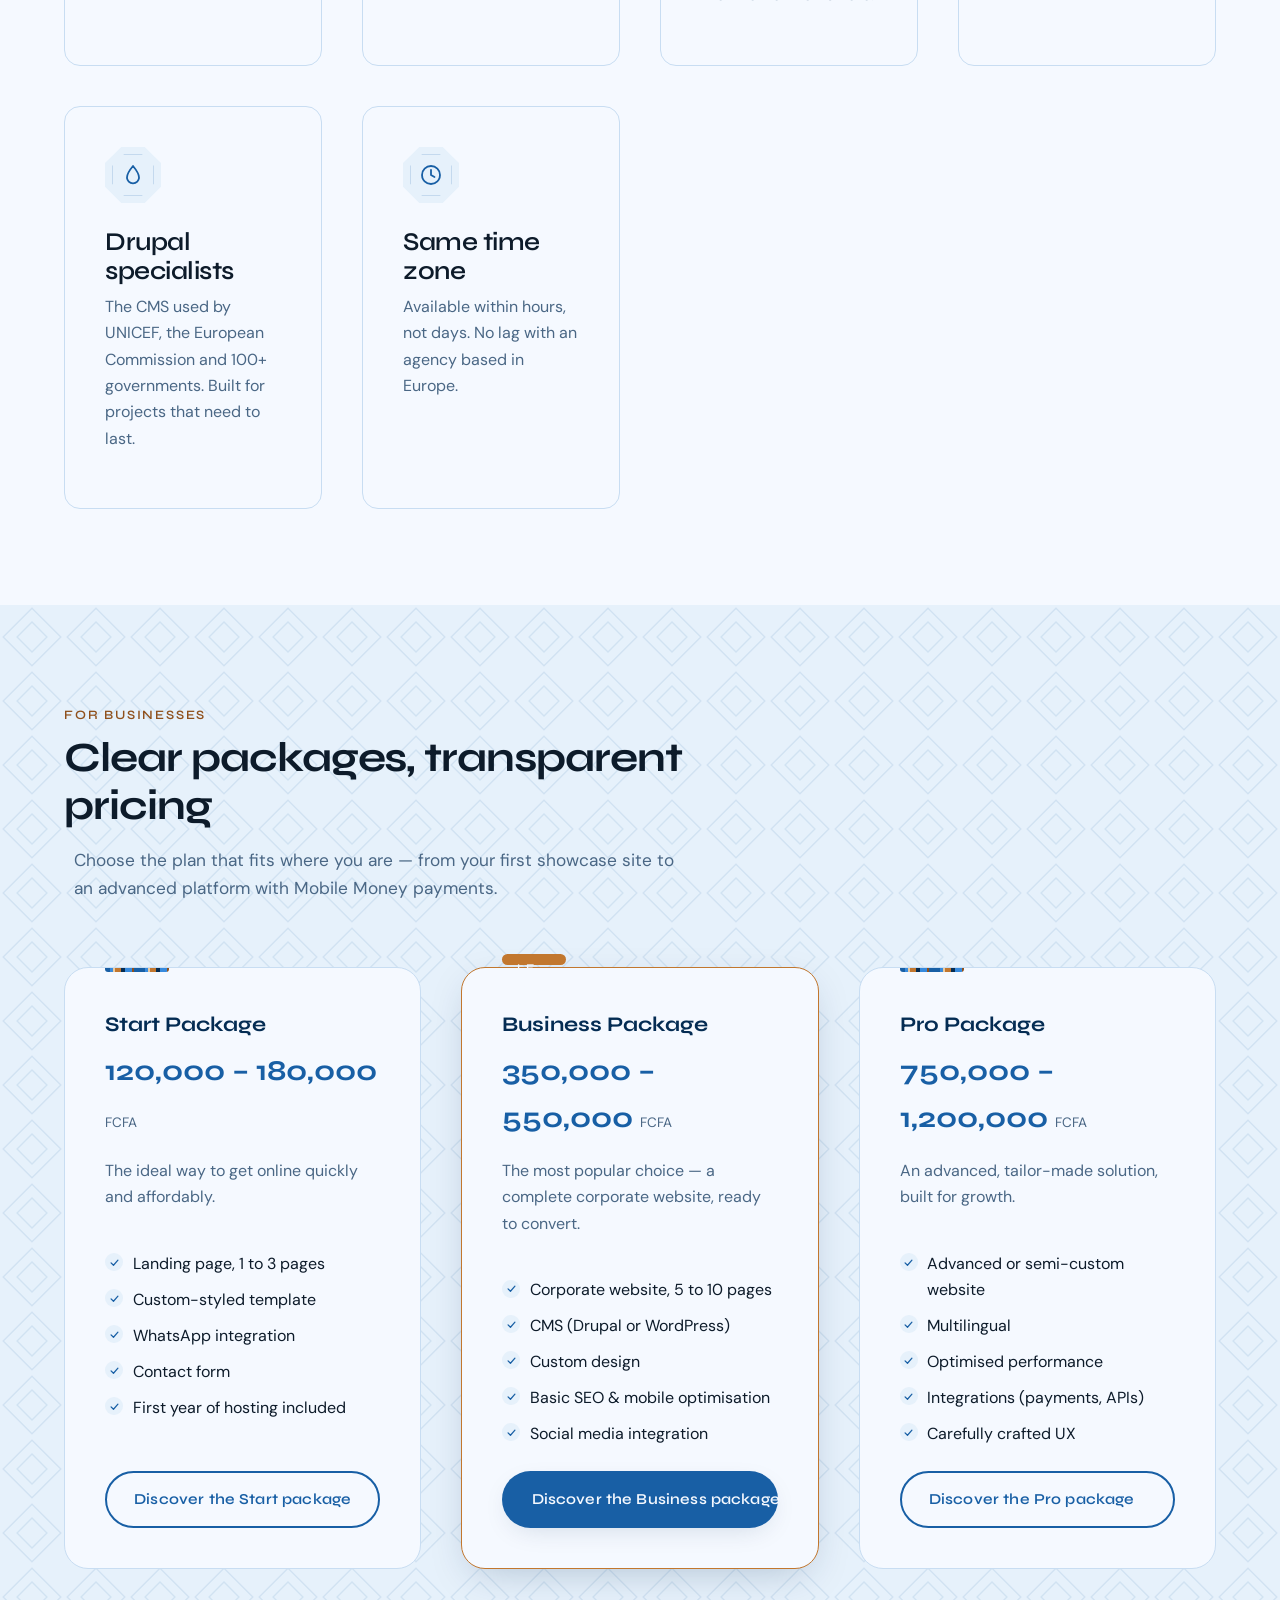
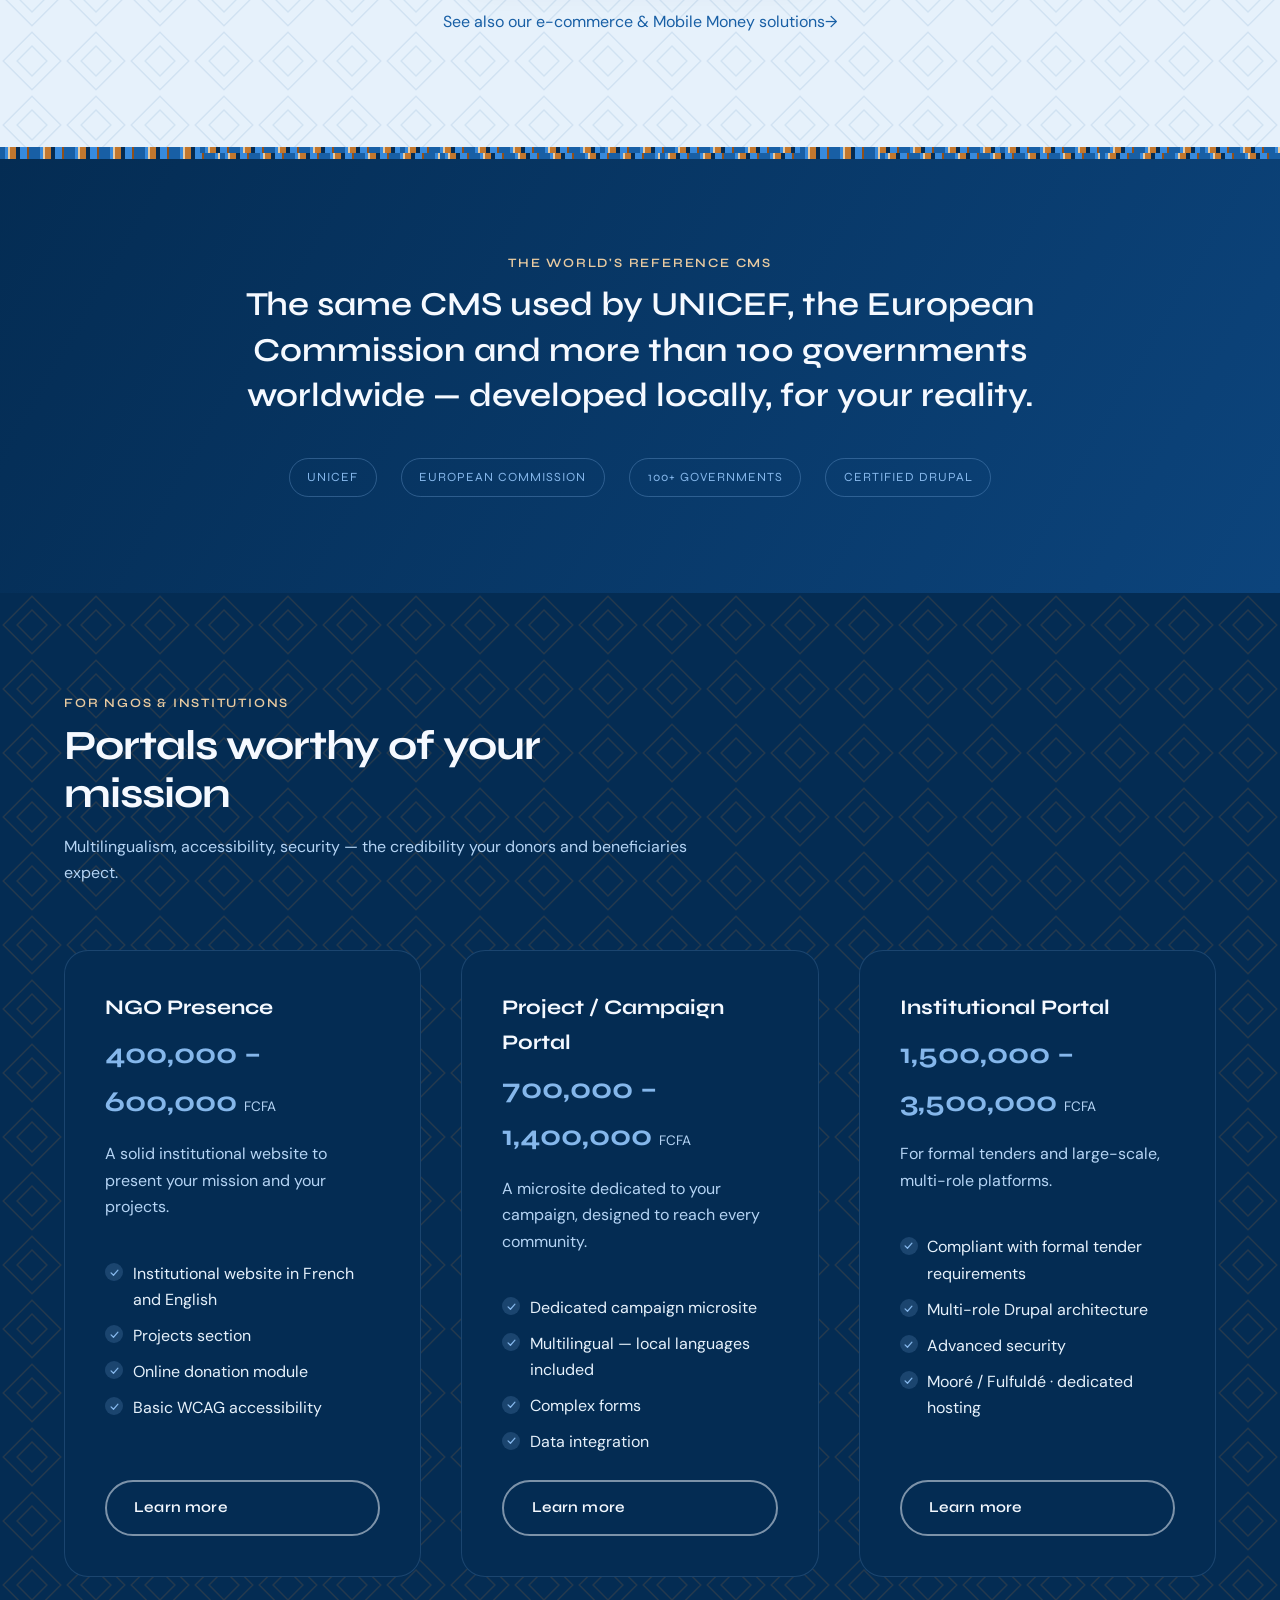
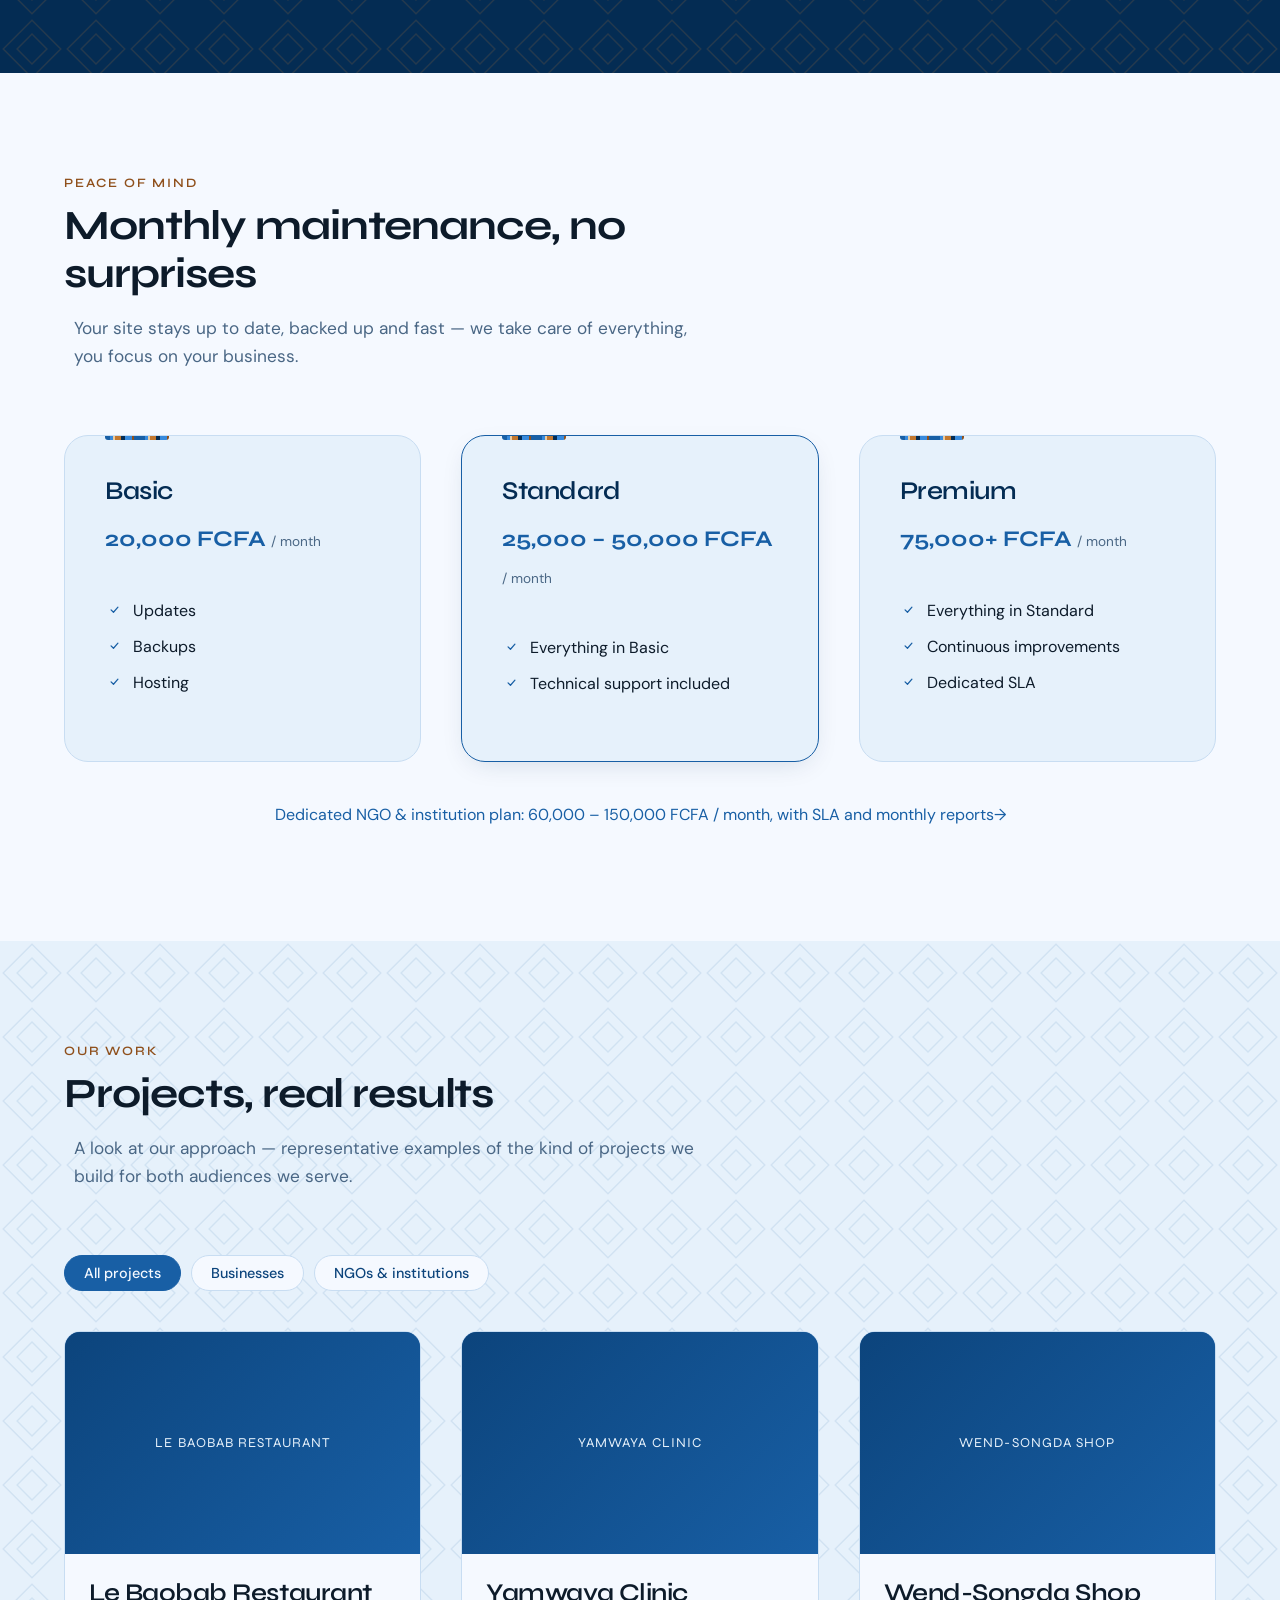
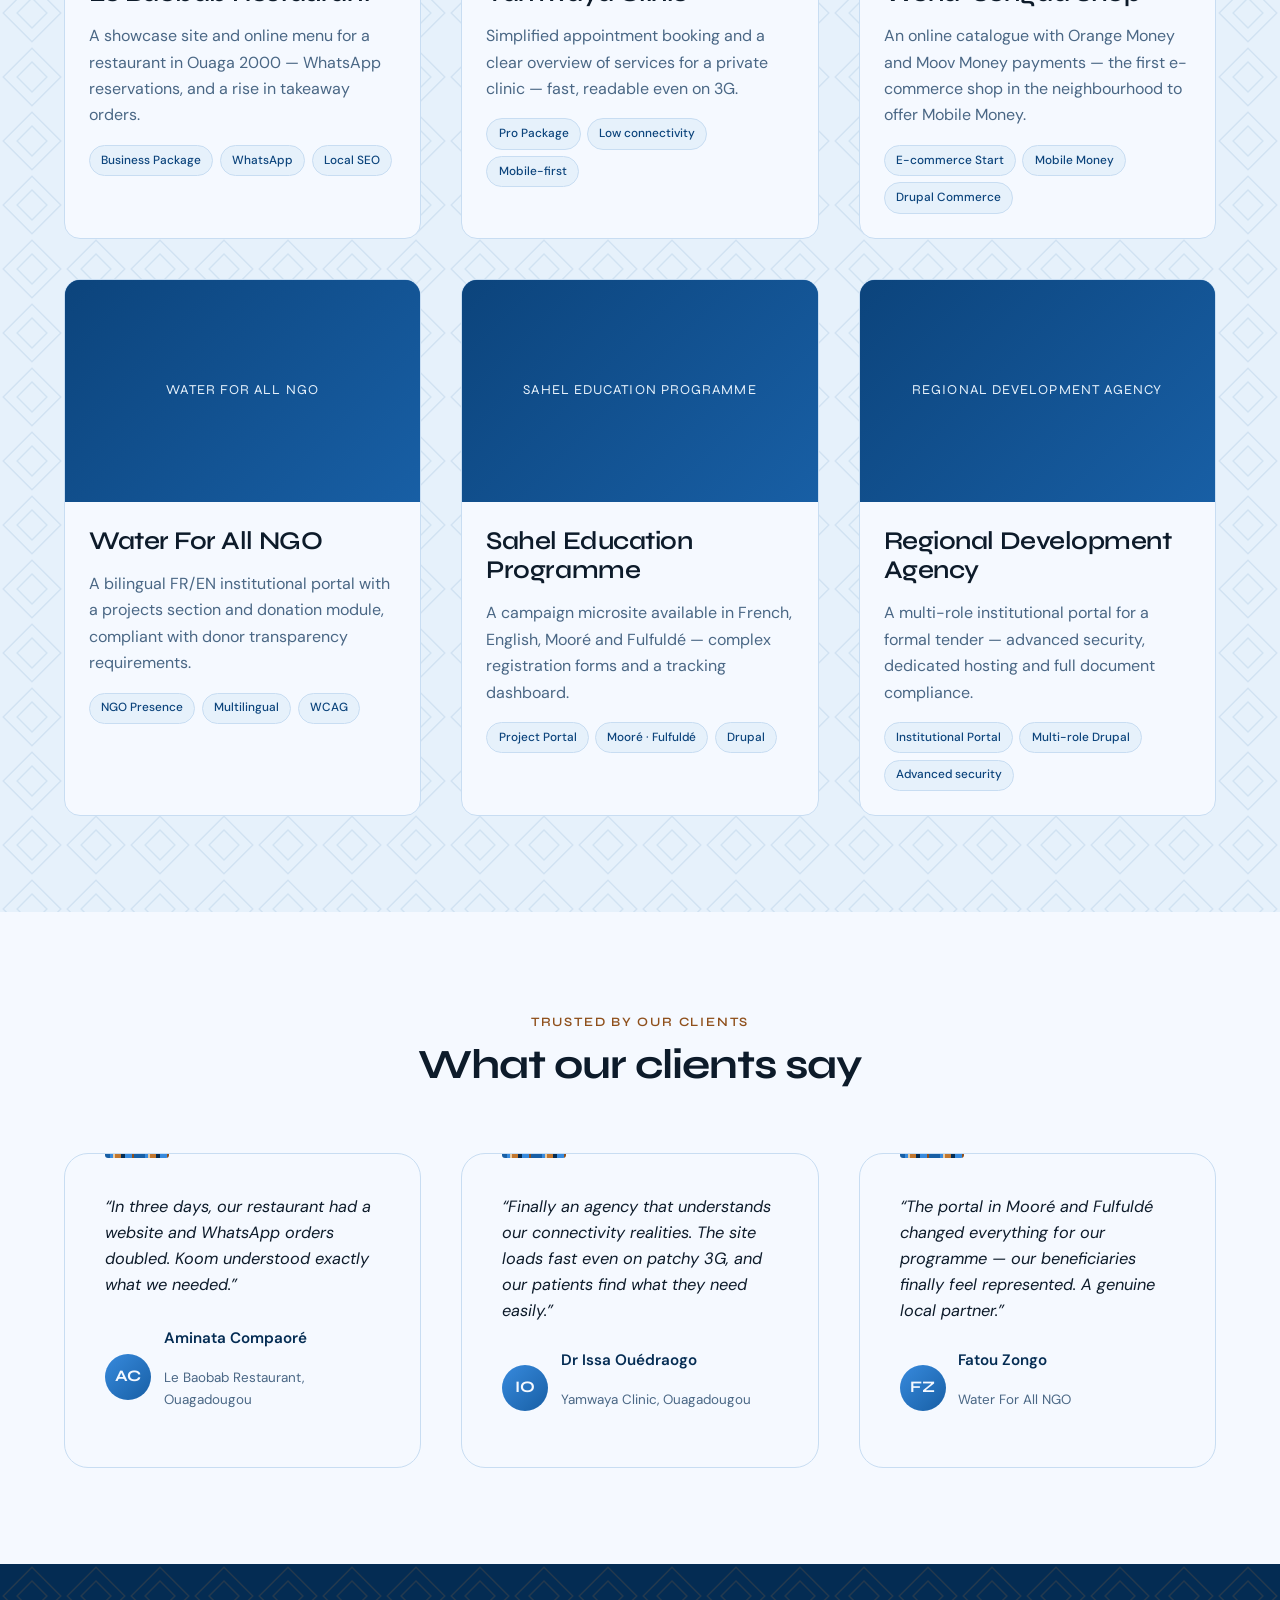
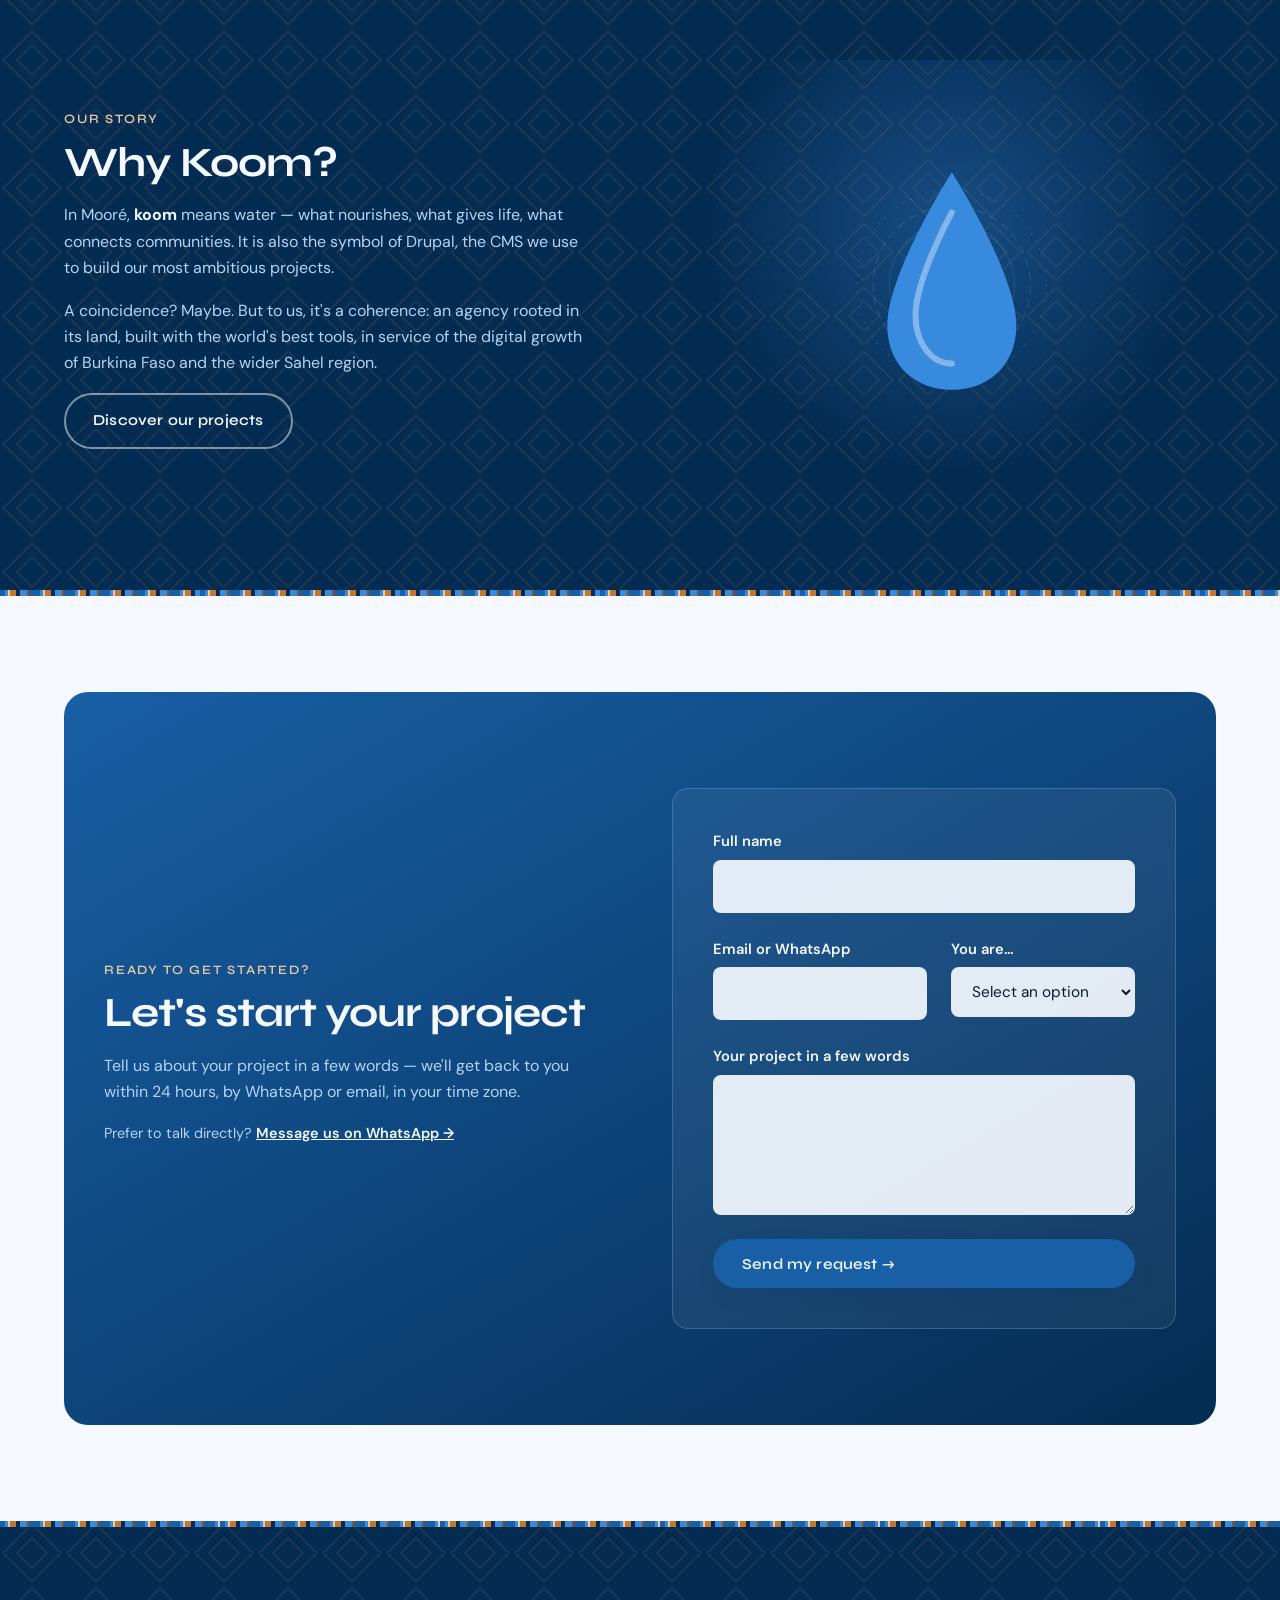
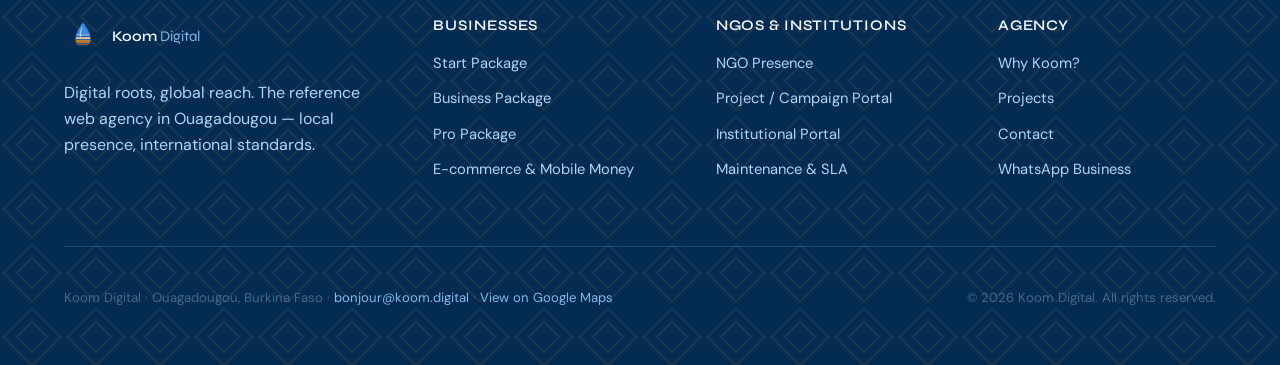
<file: en/index.html>
<!DOCTYPE html>
<html lang="en">
<head>
  <meta charset="UTF-8">
  <meta name="viewport" content="width=device-width, initial-scale=1">
  <title>Koom Digital — Drupal Web Agency in Ouagadougou, Burkina Faso</title>
  <meta name="description" content="Koom Digital builds websites, online stores and institutional portals in Ouagadougou. Drupal specialists, Mobile Money, multilingual (FR, EN, Mooré, Fulfuldé). Local presence, international standards.">
  <link rel="canonical" href="https://www.koom.digital/en/index.html">
  <link rel="alternate" hreflang="fr" href="https://www.koom.digital/">
  <link rel="alternate" hreflang="en" href="https://www.koom.digital/en/index.html">
  <link rel="alternate" hreflang="x-default" href="https://www.koom.digital/">

  <!-- Open Graph — sharing on WhatsApp / social networks -->
  <meta property="og:type" content="website">
  <meta property="og:locale" content="en_US">
  <meta property="og:locale:alternate" content="fr_FR">
  <meta property="og:site_name" content="Koom Digital">
  <meta property="og:title" content="Koom Digital — Your business, visible to the world">
  <meta property="og:description" content="Websites, stores and portals built for impact, designed in Ouagadougou. Certified Drupal, Mobile Money, multilingual FR · EN · Mooré · Fulfuldé.">
  <meta property="og:url" content="https://www.koom.digital/en/index.html">
  <meta property="og:image" content="https://www.koom.digital/images/og-cover.jpg">
  <meta name="twitter:card" content="summary_large_image">

  <link rel="icon" type="image/svg+xml" href="../images/favicon.svg">

  <!-- Fonts: preconnect + non-blocking load -->
  <link rel="preconnect" href="https://fonts.googleapis.com">
  <link rel="preconnect" href="https://fonts.gstatic.com" crossorigin>
  <link href="https://fonts.googleapis.com/css2?family=Syne:wght@500;600;700&family=DM+Sans:wght@300;400;500&display=swap" rel="stylesheet" media="print" onload="this.media='all'">
  <noscript><link href="https://fonts.googleapis.com/css2?family=Syne:wght@500;600;700&family=DM+Sans:wght@300;400;500&display=swap" rel="stylesheet"></noscript>

  <!-- Critical CSS above the fold (inline for First Contentful Paint) -->
  <style>
    :root{--koom-navy:#042C53;--koom-deep:#0C447C;--koom-blue:#185FA5;--koom-mid:#378ADD;--koom-light:#85B7EB;--koom-pale:#B5D4F4;--koom-wash:#E6F1FB;--koom-white:#F5F9FF;--koom-text:#0D1B2A;--koom-muted:#4A6785;--koom-border:#C8DDF2;--font-display:'Syne',Georgia,serif;--font-body:'DM Sans',-apple-system,sans-serif}
    *{box-sizing:border-box}
    body{margin:0;font-family:var(--font-body);color:var(--koom-text);background:var(--koom-white);line-height:1.65}
    h1,h2,h3{font-family:var(--font-display);font-weight:700;line-height:1.15;margin:0 0 1rem}
    .site-header{position:sticky;top:0;z-index:100;background:rgba(245,249,255,.85);border-bottom:1px solid var(--koom-border)}
    .nav{display:flex;align-items:center;justify-content:space-between;gap:1.5rem;padding-block:.85rem;max-width:1200px;margin-inline:auto;padding-inline:1.5rem}
    .brand{display:inline-flex;align-items:center;gap:.6rem;font-family:var(--font-display);font-size:1.25rem;color:var(--koom-navy)}
    .hero-split{display:grid;grid-template-columns:1fr 1fr;min-height:88vh}
    .hero-half{display:flex;align-items:center;padding:4rem 2.5rem}
    .hero-entreprises{background:linear-gradient(160deg,var(--koom-navy),var(--koom-deep));color:var(--koom-wash)}
    .hero-ongs{background:var(--koom-wash);color:var(--koom-navy)}
    @media(max-width:920px){.hero-split{grid-template-columns:1fr;min-height:0}.hero-half{padding:3rem 1.5rem}}
  </style>

  <link rel="preload" href="../css/style.css" as="style">
  <link rel="stylesheet" href="../css/style.css" media="print" onload="this.media='all'">
  <noscript><link rel="stylesheet" href="../css/style.css"></noscript>

  <!-- Schema.org — LocalBusiness for local SEO -->
  <script type="application/ld+json">
  {
    "@context": "https://schema.org",
    "@type": "ProfessionalService",
    "name": "Koom Digital",
    "description": "Web development agency and Drupal specialist based in Ouagadougou, Burkina Faso. Showcase websites, e-commerce, Mobile Money and multilingual institutional portals.",
    "image": "https://www.koom.digital/images/og-cover.jpg",
    "url": "https://www.koom.digital/en/index.html",
    "telephone": "+226-XX-XX-XX-XX",
    "priceRange": "120000 FCFA - 3500000 FCFA",
    "address": {
      "@type": "PostalAddress",
      "addressLocality": "Ouagadougou",
      "addressCountry": "BF"
    },
    "areaServed": ["Burkina Faso", "Sahel region"],
    "knowsLanguage": ["fr", "en", "mos", "ff"],
    "sameAs": []
  }
  </script>
</head>
<body>
  <a class="skip-link" href="#main">Skip to main content</a>

  <!-- ============================== NAVIGATION ============================== -->
  <header class="site-header">
    <nav class="nav" aria-label="Main navigation">
      <a class="brand" href="index.html">
        <img class="brand-mark" src="../assets/koom-logo-drop.svg" alt="" aria-hidden="true" width="38" height="38">
        <span class="brand-word"><strong>Koom</strong> <span>Digital</span></span>
      </a>

      <button class="nav-toggle" type="button" aria-expanded="false" aria-controls="primary-nav" aria-label="Open navigation menu">
        <span></span>
      </button>

      <div class="nav-links" id="primary-nav">
        <a href="index.html" aria-current="page">Home</a>
        <a href="entreprises.html">Businesses</a>
        <a href="ongs-institutions.html">NGOs &amp; Institutions</a>
        <a href="index.html#projects">Projects</a>
        <a href="index.html#story">About</a>
        <a href="contact.html">Contact</a>
        <a class="btn btn-earth" href="contact.html">Free quote</a>
      </div>

      <div class="nav-actions">
        <div class="lang-toggle" role="group" aria-label="Choose language / Choisir la langue">
          <a href="../index.html" aria-current="false" lang="fr" hreflang="fr">FR</a>
          <a href="index.html" aria-current="true" lang="en" hreflang="en">EN</a>
        </div>
      </div>
    </nav>
  </header>

  <main id="main">

    <!-- ============================== HERO SPLIT ============================== -->
    <section class="hero-split" aria-label="Choose your path">
      <div class="hero-half hero-entreprises">
        <div class="hero-half-inner" data-reveal>
          <span class="hero-tag-label">For businesses</span>
          <h1>Your business, visible online</h1>
          <p>Websites, online stores and Mobile Money for businesses in Ouagadougou. Delivered in 3 days.</p>
          <ul class="tag-list">
            <li class="tag">WhatsApp integrated</li>
            <li class="tag">From 120,000 FCFA</li>
            <li class="tag">3-day delivery</li>
          </ul>
          <a class="btn btn-light" href="entreprises.html">View packages →</a>
        </div>
      </div>

      <div class="hero-half hero-ongs">
        <div class="hero-half-inner" data-reveal>
          <span class="hero-tag-label">For NGOs &amp; institutions</span>
          <h1>Web solutions with local impact</h1>
          <p>Multilingual portals, certified Drupal, WCAG accessibility. Local presence, international standards.</p>
          <ul class="tag-list">
            <li class="tag tag--earth">Mooré</li>
            <li class="tag tag--earth">Fulfuldé</li>
            <li class="tag">FR</li>
            <li class="tag">EN</li>
            <li class="tag">Drupal</li>
            <li class="tag">WCAG 2.1</li>
          </ul>
          <a class="btn btn-earth" href="ongs-institutions.html">Request a quote →</a>
        </div>
      </div>
    </section>

    <!-- ============================== VALUE PROPOSITION ============================== -->
    <section class="section" aria-labelledby="value-title">
      <div class="container">
        <div class="section-head section-head--center" data-reveal>
          <span class="eyebrow">Why Koom Digital</span>
          <h2 id="value-title">An agency rooted in Ouagadougou, with international standards</h2>
          <p class="lede">What we offer that no Europe-based agency can match on the ground in Burkina Faso.</p>
        </div>

        <div class="grid grid--6" data-reveal-group>
          <div class="card">
            <div class="card-icon" aria-hidden="true">
              <svg viewBox="0 0 24 24" fill="none"><path d="M12 21s7-6.5 7-11.5A7 7 0 0 0 5 9.5C5 14.5 12 21 12 21Z" stroke="currentColor" stroke-width="1.8" stroke-linejoin="round"/><circle cx="12" cy="9.5" r="2.4" stroke="currentColor" stroke-width="1.8"/></svg>
            </div>
            <h3>Real local presence</h3>
            <p>In-person meetings in Ouagadougou. We know the terrain, the languages, the realities of this market.</p>
          </div>

          <div class="card">
            <div class="card-icon" aria-hidden="true">
              <svg viewBox="0 0 24 24" fill="none"><circle cx="12" cy="12" r="9" stroke="currentColor" stroke-width="1.8"/><path d="M3 12h18M12 3c2.5 2.7 3.8 6 3.8 9s-1.3 6.3-3.8 9c-2.5-2.7-3.8-6-3.8-9S9.5 5.7 12 3Z" stroke="currentColor" stroke-width="1.8"/></svg>
            </div>
            <h3>4 languages, 1 agency</h3>
            <p>French, English, Mooré, Fulfuldé. No European agency can offer that.</p>
          </div>

          <div class="card">
            <div class="card-icon" aria-hidden="true">
              <svg viewBox="0 0 24 24" fill="none"><path d="M3 18h.01M8 18v-3M13 18v-6M18 18V8M21 5l-9 9-4-4-5 5" stroke="currentColor" stroke-width="1.8" stroke-linecap="round" stroke-linejoin="round"/></svg>
            </div>
            <h3>Optimised for low connectivity</h3>
            <p>Lightweight, offline-first sites that load fast even on 3G. We know how the internet works here.</p>
          </div>

          <div class="card">
            <div class="card-icon" aria-hidden="true">
              <svg viewBox="0 0 24 24" fill="none"><rect x="7" y="2.5" width="10" height="19" rx="2.4" stroke="currentColor" stroke-width="1.8"/><path d="M10.5 18.5h3M9.5 6h5" stroke="currentColor" stroke-width="1.8" stroke-linecap="round"/></svg>
            </div>
            <h3>Mobile Money built in</h3>
            <p>Orange Money, Moov Money. Your customers pay the way they're used to.</p>
          </div>

          <div class="card">
            <div class="card-icon" aria-hidden="true">
              <svg viewBox="0 0 24 24" fill="none"><path d="M12 3s6 7.2 6 11.4A6 6 0 0 1 6 14.4C6 10.2 12 3 12 3Z" stroke="currentColor" stroke-width="1.8" stroke-linejoin="round"/></svg>
            </div>
            <h3>Drupal specialists</h3>
            <p>The CMS used by UNICEF, the European Commission and 100+ governments. Built for projects that need to last.</p>
          </div>

          <div class="card">
            <div class="card-icon" aria-hidden="true">
              <svg viewBox="0 0 24 24" fill="none"><circle cx="12" cy="12" r="9" stroke="currentColor" stroke-width="1.8"/><path d="M12 7v5l3.5 2" stroke="currentColor" stroke-width="1.8" stroke-linecap="round" stroke-linejoin="round"/></svg>
            </div>
            <h3>Same time zone</h3>
            <p>Available within hours, not days. No lag with an agency based in Europe.</p>
          </div>
        </div>
      </div>
    </section>

    <!-- ============================== BUSINESS PACKAGES ============================== -->
    <section class="section section--wash" id="packages-businesses" aria-labelledby="packages-title">
      <div class="container">
        <div class="section-head" data-reveal>
          <span class="eyebrow">For businesses</span>
          <h2 id="packages-title">Clear packages, transparent pricing</h2>
          <p class="lede">Choose the plan that fits where you are — from your first showcase site to an advanced platform with Mobile Money payments.</p>
        </div>

        <div class="grid grid--3" data-reveal-group>
          <article class="pack-card">
            <p class="pack-name">Start Package</p>
            <p class="pack-price">120,000 – 180,000 <small>FCFA</small></p>
            <p>The ideal way to get online quickly and affordably.</p>
            <ul class="pack-list">
              <li>Landing page, 1 to 3 pages</li>
              <li>Custom-styled template</li>
              <li>WhatsApp integration</li>
              <li>Contact form</li>
              <li>First year of hosting included</li>
            </ul>
            <a class="btn btn-outline-dark" href="entreprises.html#start">Discover the Start package</a>
          </article>

          <article class="pack-card pack-card--featured">
            <p class="pack-name">Business Package</p>
            <p class="pack-price">350,000 – 550,000 <small>FCFA</small></p>
            <p>The most popular choice — a complete corporate website, ready to convert.</p>
            <ul class="pack-list">
              <li>Corporate website, 5 to 10 pages</li>
              <li>CMS (Drupal or WordPress)</li>
              <li>Custom design</li>
              <li>Basic SEO &amp; mobile optimisation</li>
              <li>Social media integration</li>
            </ul>
            <a class="btn btn-primary" href="entreprises.html#business">Discover the Business package</a>
          </article>

          <article class="pack-card">
            <p class="pack-name">Pro Package</p>
            <p class="pack-price">750,000 – 1,200,000 <small>FCFA</small></p>
            <p>An advanced, tailor-made solution, built for growth.</p>
            <ul class="pack-list">
              <li>Advanced or semi-custom website</li>
              <li>Multilingual</li>
              <li>Optimised performance</li>
              <li>Integrations (payments, APIs)</li>
              <li>Carefully crafted UX</li>
            </ul>
            <a class="btn btn-outline-dark" href="entreprises.html#pro">Discover the Pro package</a>
          </article>
        </div>

        <p class="text-center mt-lg">
          <a class="btn-ghost" href="entreprises.html">See also our e-commerce &amp; Mobile Money solutions</a>
        </p>
      </div>
    </section>

    <div class="weave-seam" aria-hidden="true"></div>

    <!-- ============================== DARK STAT BAND ============================== -->
    <section class="stat-band">
      <div class="container" data-reveal>
        <span class="eyebrow">The world's reference CMS</span>
        <p class="lead">The same CMS used by UNICEF, the European Commission and more than 100 governments worldwide — developed locally, for your reality.</p>
        <div class="stat-logos">
          <span>UNICEF</span>
          <span>European Commission</span>
          <span>100+ governments</span>
          <span>Certified Drupal</span>
        </div>
      </div>
    </section>

    <!-- ============================== NGO SOLUTIONS ============================== -->
    <section class="section section--dark" id="ngo-solutions" aria-labelledby="ngo-title">
      <div class="container">
        <div class="section-head" data-reveal>
          <span class="eyebrow">For NGOs &amp; institutions</span>
          <h2 id="ngo-title">Portals worthy of your mission</h2>
          <p>Multilingualism, accessibility, security — the credibility your donors and beneficiaries expect.</p>
        </div>

        <div class="grid grid--3" data-reveal-group>
          <article class="inst-card">
            <p class="pack-name">NGO Presence</p>
            <p class="pack-price">400,000 – 600,000 <small>FCFA</small></p>
            <p>A solid institutional website to present your mission and your projects.</p>
            <ul class="pack-list">
              <li>Institutional website in French and English</li>
              <li>Projects section</li>
              <li>Online donation module</li>
              <li>Basic WCAG accessibility</li>
            </ul>
            <a class="btn btn-outline" href="ongs-institutions.html#ngo">Learn more</a>
          </article>

          <article class="inst-card">
            <p class="pack-name">Project / Campaign Portal</p>
            <p class="pack-price">700,000 – 1,400,000 <small>FCFA</small></p>
            <p>A microsite dedicated to your campaign, designed to reach every community.</p>
            <ul class="pack-list">
              <li>Dedicated campaign microsite</li>
              <li>Multilingual — local languages included</li>
              <li>Complex forms</li>
              <li>Data integration</li>
            </ul>
            <a class="btn btn-outline" href="ongs-institutions.html#portal">Learn more</a>
          </article>

          <article class="inst-card">
            <p class="pack-name">Institutional Portal</p>
            <p class="pack-price">1,500,000 – 3,500,000 <small>FCFA</small></p>
            <p>For formal tenders and large-scale, multi-role platforms.</p>
            <ul class="pack-list">
              <li>Compliant with formal tender requirements</li>
              <li>Multi-role Drupal architecture</li>
              <li>Advanced security</li>
              <li>Mooré / Fulfuldé · dedicated hosting</li>
            </ul>
            <a class="btn btn-outline" href="ongs-institutions.html#institutional">Learn more</a>
          </article>
        </div>
      </div>
    </section>

    <!-- ============================== MAINTENANCE ============================== -->
    <section class="section" id="maintenance" aria-labelledby="maintenance-title">
      <div class="container">
        <div class="section-head" data-reveal>
          <span class="eyebrow">Peace of mind</span>
          <h2 id="maintenance-title">Monthly maintenance, no surprises</h2>
          <p class="lede">Your site stays up to date, backed up and fast — we take care of everything, you focus on your business.</p>
        </div>

        <div class="grid grid--3" data-reveal-group>
          <article class="plan-card">
            <h3>Basic</h3>
            <p class="plan-price">20,000 FCFA <small>/ month</small></p>
            <ul class="pack-list">
              <li>Updates</li>
              <li>Backups</li>
              <li>Hosting</li>
            </ul>
          </article>

          <article class="plan-card plan-card--featured">
            <h3>Standard</h3>
            <p class="plan-price">25,000 – 50,000 FCFA <small>/ month</small></p>
            <ul class="pack-list">
              <li>Everything in Basic</li>
              <li>Technical support included</li>
            </ul>
          </article>

          <article class="plan-card">
            <h3>Premium</h3>
            <p class="plan-price">75,000+ FCFA <small>/ month</small></p>
            <ul class="pack-list">
              <li>Everything in Standard</li>
              <li>Continuous improvements</li>
              <li>Dedicated SLA</li>
            </ul>
          </article>
        </div>
        <p class="text-center mt-lg">
          <a class="btn-ghost" href="ongs-institutions.html#ngo-maintenance">Dedicated NGO &amp; institution plan: 60,000 – 150,000 FCFA / month, with SLA and monthly reports</a>
        </p>
      </div>
    </section>

    <!-- ============================== PORTFOLIO ============================== -->
    <section class="section section--wash" id="projects" aria-labelledby="projects-title">
      <div class="container">
        <div class="section-head" data-reveal>
          <span class="eyebrow">Our work</span>
          <h2 id="projects-title">Projects, real results</h2>
          <p class="lede">A look at our approach — representative examples of the kind of projects we build for both audiences we serve.</p>
        </div>

        <div class="filter-bar" role="group" aria-label="Filter projects by type">
          <button class="filter-btn" type="button" data-filter="all" aria-pressed="true">All projects</button>
          <button class="filter-btn" type="button" data-filter="entreprise" aria-pressed="false">Businesses</button>
          <button class="filter-btn" type="button" data-filter="institution" aria-pressed="false">NGOs &amp; institutions</button>
        </div>

        <div class="grid grid--3" data-reveal-group>
          <article class="project-card" data-project-type="entreprise">
            <div class="project-thumb" aria-hidden="true">Le Baobab Restaurant</div>
            <div class="project-body">
              <h3>Le Baobab Restaurant</h3>
              <p>A showcase site and online menu for a restaurant in Ouaga 2000 — WhatsApp reservations, and a rise in takeaway orders.</p>
              <div class="project-tags">
                <span class="tag">Business Package</span>
                <span class="tag">WhatsApp</span>
                <span class="tag">Local SEO</span>
              </div>
            </div>
          </article>

          <article class="project-card" data-project-type="entreprise">
            <div class="project-thumb" aria-hidden="true">Yamwaya Clinic</div>
            <div class="project-body">
              <h3>Yamwaya Clinic</h3>
              <p>Simplified appointment booking and a clear overview of services for a private clinic — fast, readable even on 3G.</p>
              <div class="project-tags">
                <span class="tag">Pro Package</span>
                <span class="tag">Low connectivity</span>
                <span class="tag">Mobile-first</span>
              </div>
            </div>
          </article>

          <article class="project-card" data-project-type="entreprise">
            <div class="project-thumb" aria-hidden="true">Wend-Songda Shop</div>
            <div class="project-body">
              <h3>Wend-Songda Shop</h3>
              <p>An online catalogue with Orange Money and Moov Money payments — the first e-commerce shop in the neighbourhood to offer Mobile Money.</p>
              <div class="project-tags">
                <span class="tag">E-commerce Start</span>
                <span class="tag">Mobile Money</span>
                <span class="tag">Drupal Commerce</span>
              </div>
            </div>
          </article>

          <article class="project-card" data-project-type="institution">
            <div class="project-thumb" aria-hidden="true">Water For All NGO</div>
            <div class="project-body">
              <h3>Water For All NGO</h3>
              <p>A bilingual FR/EN institutional portal with a projects section and donation module, compliant with donor transparency requirements.</p>
              <div class="project-tags">
                <span class="tag">NGO Presence</span>
                <span class="tag">Multilingual</span>
                <span class="tag">WCAG</span>
              </div>
            </div>
          </article>

          <article class="project-card" data-project-type="institution">
            <div class="project-thumb" aria-hidden="true">Sahel Education Programme</div>
            <div class="project-body">
              <h3>Sahel Education Programme</h3>
              <p>A campaign microsite available in French, English, Mooré and Fulfuldé — complex registration forms and a tracking dashboard.</p>
              <div class="project-tags">
                <span class="tag">Project Portal</span>
                <span class="tag">Mooré · Fulfuldé</span>
                <span class="tag">Drupal</span>
              </div>
            </div>
          </article>

          <article class="project-card" data-project-type="institution">
            <div class="project-thumb" aria-hidden="true">Regional Development Agency</div>
            <div class="project-body">
              <h3>Regional Development Agency</h3>
              <p>A multi-role institutional portal for a formal tender — advanced security, dedicated hosting and full document compliance.</p>
              <div class="project-tags">
                <span class="tag">Institutional Portal</span>
                <span class="tag">Multi-role Drupal</span>
                <span class="tag">Advanced security</span>
              </div>
            </div>
          </article>
        </div>
      </div>
    </section>

    <!-- ============================== TESTIMONIALS ============================== -->
    <section class="section" aria-labelledby="testimonials-title">
      <div class="container">
        <div class="section-head section-head--center" data-reveal>
          <span class="eyebrow">Trusted by our clients</span>
          <h2 id="testimonials-title">What our clients say</h2>
        </div>

        <div class="grid grid--3" data-reveal-group>
          <article class="testimonial">
            <blockquote>“In three days, our restaurant had a website and WhatsApp orders doubled. Koom understood exactly what we needed.”</blockquote>
            <div class="testimonial-author">
              <span class="author-avatar" aria-hidden="true">AC</span>
              <div>
                <p class="author-name">Aminata Compaoré</p>
                <p class="author-role">Le Baobab Restaurant, Ouagadougou</p>
              </div>
            </div>
          </article>

          <article class="testimonial">
            <blockquote>“Finally an agency that understands our connectivity realities. The site loads fast even on patchy 3G, and our patients find what they need easily.”</blockquote>
            <div class="testimonial-author">
              <span class="author-avatar" aria-hidden="true">IO</span>
              <div>
                <p class="author-name">Dr Issa Ouédraogo</p>
                <p class="author-role">Yamwaya Clinic, Ouagadougou</p>
              </div>
            </div>
          </article>

          <article class="testimonial">
            <blockquote>“The portal in Mooré and Fulfuldé changed everything for our programme — our beneficiaries finally feel represented. A genuine local partner.”</blockquote>
            <div class="testimonial-author">
              <span class="author-avatar" aria-hidden="true">FZ</span>
              <div>
                <p class="author-name">Fatou Zongo</p>
                <p class="author-role">Water For All NGO</p>
              </div>
            </div>
          </article>
        </div>
      </div>
    </section>

    <!-- ============================== BRAND STORY ============================== -->
    <section class="section section--dark" id="story" aria-labelledby="story-title">
      <div class="container">
        <div class="story">
          <div data-reveal>
            <span class="eyebrow">Our story</span>
            <h2 id="story-title">Why Koom?</h2>
            <p>In Mooré, <strong class="text-white">koom</strong> means water — what nourishes, what gives life, what connects communities. It is also the symbol of Drupal, the CMS we use to build our most ambitious projects.</p>
            <p>A coincidence? Maybe. But to us, it's a coherence: an agency rooted in its land, built with the world's best tools, in service of the digital growth of Burkina Faso and the wider Sahel region.</p>
            <a class="btn btn-outline" href="index.html#projects">Discover our projects</a>
          </div>
          <div class="story-visual" data-reveal aria-hidden="true">
            <svg viewBox="0 0 200 240" role="presentation">
              <circle cx="100" cy="128" r="94" fill="none" stroke="#B5D4F4" stroke-width="1" stroke-dasharray="1 7" opacity="0.3"/>
              <circle cx="100" cy="128" r="78" fill="none" stroke="#B5D4F4" stroke-width="1" stroke-dasharray="9 5" opacity="0.16"/>
              <circle cx="100" cy="128" r="62" fill="none" stroke="#B5D4F4" stroke-width="1" opacity="0.12"/>
              <path d="M100 16C100 16 36 116 36 168C36 208 64 232 100 232C136 232 164 208 164 168C164 116 100 16 100 16Z" fill="#378ADD"/>
              <path d="M100 56C100 56 64 122 64 158C64 186 80 206 100 206" fill="none" stroke="#B5D4F4" stroke-width="6" stroke-linecap="round" opacity="0.6"/>
            </svg>
          </div>
        </div>
      </div>
    </section>

    <div class="weave-seam" aria-hidden="true"></div>

    <!-- ============================== FINAL CTA ============================== -->
    <section class="section" aria-labelledby="cta-title">
      <div class="container">
        <div class="cta-final" data-reveal>
          <div>
            <span class="eyebrow">Ready to get started?</span>
            <h2 id="cta-title">Let's start your project</h2>
            <p>Tell us about your project in a few words — we'll get back to you within 24 hours, by WhatsApp or email, in your time zone.</p>
            <p class="cta-note">Prefer to talk directly? <a href="https://wa.me/22600000000" class="link-on-dark">Message us on WhatsApp →</a></p>
          </div>

          <form class="form-grid" data-contact-form data-success-message="Thank you! Your message has been sent. We'll get back to you shortly — you can also reach us directly on WhatsApp for a faster reply." novalidate>
            <p class="form-status" role="alert" aria-live="polite"></p>

            <div class="field field-honeypot" aria-hidden="true">
              <label for="cta-company">Leave this field empty</label>
              <input type="text" id="cta-company" name="company_website" tabindex="-1" autocomplete="off">
            </div>

            <div class="field">
              <label for="cta-name">Full name</label>
              <input type="text" id="cta-name" name="name" required autocomplete="name">
            </div>

            <div class="form-row">
              <div class="field">
                <label for="cta-contact">Email or WhatsApp</label>
                <input type="text" id="cta-contact" name="contact" required autocomplete="email">
              </div>
              <div class="field">
                <label for="cta-type">You are…</label>
                <select id="cta-type" name="type" required>
                  <option value="">Select an option</option>
                  <option value="business">Business</option>
                  <option value="ngo">NGO</option>
                  <option value="institution">Institution</option>
                </select>
              </div>
            </div>

            <div class="field">
              <label for="cta-message">Your project in a few words</label>
              <textarea id="cta-message" name="message" rows="3" required></textarea>
            </div>

            <button class="btn btn-primary" type="submit">Send my request →</button>
          </form>
        </div>
      </div>
    </section>
  </main>

  <!-- ============================== FOOTER ============================== -->
  <footer class="site-footer">
    <div class="container">
      <div class="footer-grid">
        <div class="footer-brand">
          <a class="brand" href="index.html">
            <img class="brand-mark" src="../assets/koom-logo-drop.svg" alt="" aria-hidden="true" width="38" height="38">
            <span class="brand-word"><strong>Koom</strong> <span>Digital</span></span>
          </a>
          <p>Digital roots, global reach. The reference web agency in Ouagadougou — local presence, international standards.</p>
        </div>

        <div>
          <h4>Businesses</h4>
          <ul>
            <li><a href="entreprises.html#start">Start Package</a></li>
            <li><a href="entreprises.html#business">Business Package</a></li>
            <li><a href="entreprises.html#pro">Pro Package</a></li>
            <li><a href="entreprises.html#ecommerce">E-commerce &amp; Mobile Money</a></li>
          </ul>
        </div>

        <div>
          <h4>NGOs &amp; institutions</h4>
          <ul>
            <li><a href="ongs-institutions.html#ngo">NGO Presence</a></li>
            <li><a href="ongs-institutions.html#portal">Project / Campaign Portal</a></li>
            <li><a href="ongs-institutions.html#institutional">Institutional Portal</a></li>
            <li><a href="index.html#maintenance">Maintenance &amp; SLA</a></li>
          </ul>
        </div>

        <div>
          <h4>Agency</h4>
          <ul>
            <li><a href="index.html#story">Why Koom?</a></li>
            <li><a href="index.html#projects">Projects</a></li>
            <li><a href="contact.html">Contact</a></li>
            <li><a href="https://wa.me/22600000000">WhatsApp Business</a></li>
          </ul>
        </div>
      </div>

      <div class="footer-bottom">
        <p>Koom Digital · Ouagadougou, Burkina Faso · <a href="mailto:bonjour@koom.digital">bonjour@koom.digital</a> · <a href="https://www.google.com/maps/search/?api=1&amp;query=Koom+Digital+Ouagadougou">View on Google Maps</a></p>
        <p>© <span data-year>2026</span> Koom Digital. All rights reserved.</p>
      </div>
    </div>
  </footer>

  <a class="whatsapp-float" href="https://wa.me/22600000000" aria-label="Chat with Koom Digital on WhatsApp">
    <svg viewBox="0 0 32 32" aria-hidden="true" fill="currentColor"><path d="M16.04 3C9.4 3 4 8.4 4 15.04c0 2.23.6 4.4 1.74 6.31L4 29l7.84-1.7a12 12 0 0 0 4.2.76c6.64 0 12.04-5.4 12.04-12.04C28.08 8.4 22.68 3 16.04 3Zm0 21.9c-1.4 0-2.78-.37-4-.99l-.29-.16-4.65 1 1.02-4.53-.18-.3a9.86 9.86 0 0 1-1.5-5.28c0-5.46 4.45-9.9 9.9-9.9 5.27 0 9.6 4.34 9.6 9.9 0 5.47-4.43 9.9-9.9 9.9Zm5.43-7.4c-.3-.15-1.76-.87-2.03-.97-.27-.1-.47-.15-.67.15-.2.3-.77.97-.94 1.17-.17.2-.35.22-.65.07-.3-.15-1.25-.46-2.38-1.46-.88-.78-1.47-1.75-1.65-2.05-.17-.3-.02-.46.13-.61.13-.13.3-.35.45-.52.15-.17.2-.3.3-.5.1-.2.05-.37-.02-.52-.07-.15-.67-1.62-.92-2.21-.24-.58-.49-.5-.67-.51h-.57c-.2 0-.52.07-.79.37-.27.3-1.04 1.02-1.04 2.48s1.07 2.88 1.22 3.08c.15.2 2.1 3.2 5.08 4.49.71.3 1.26.49 1.7.63.71.22 1.36.19 1.87.12.57-.09 1.76-.72 2-1.41.25-.7.25-1.3.17-1.42-.07-.13-.27-.2-.57-.35Z"/></svg>
    <span>WhatsApp</span>
  </a>

  <script src="../js/main.js" defer></script>
</body>
</html>
</file>
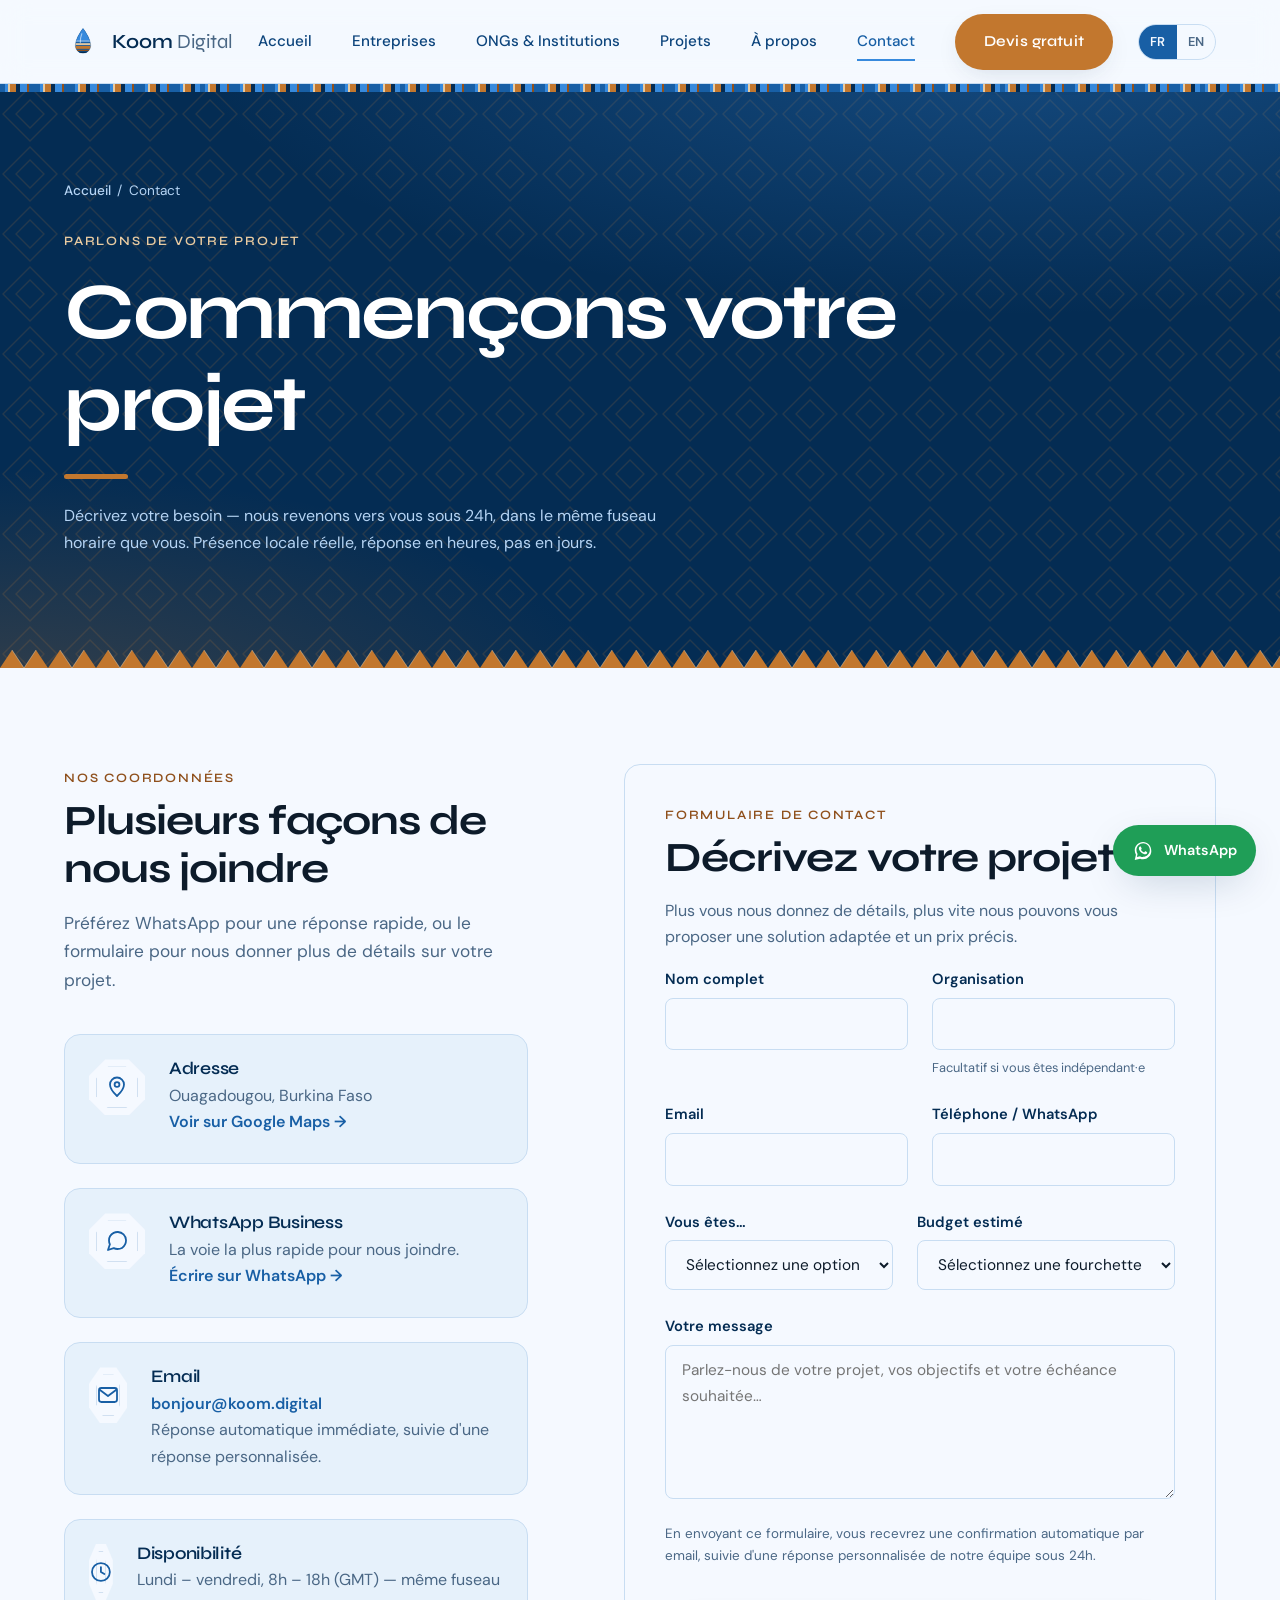
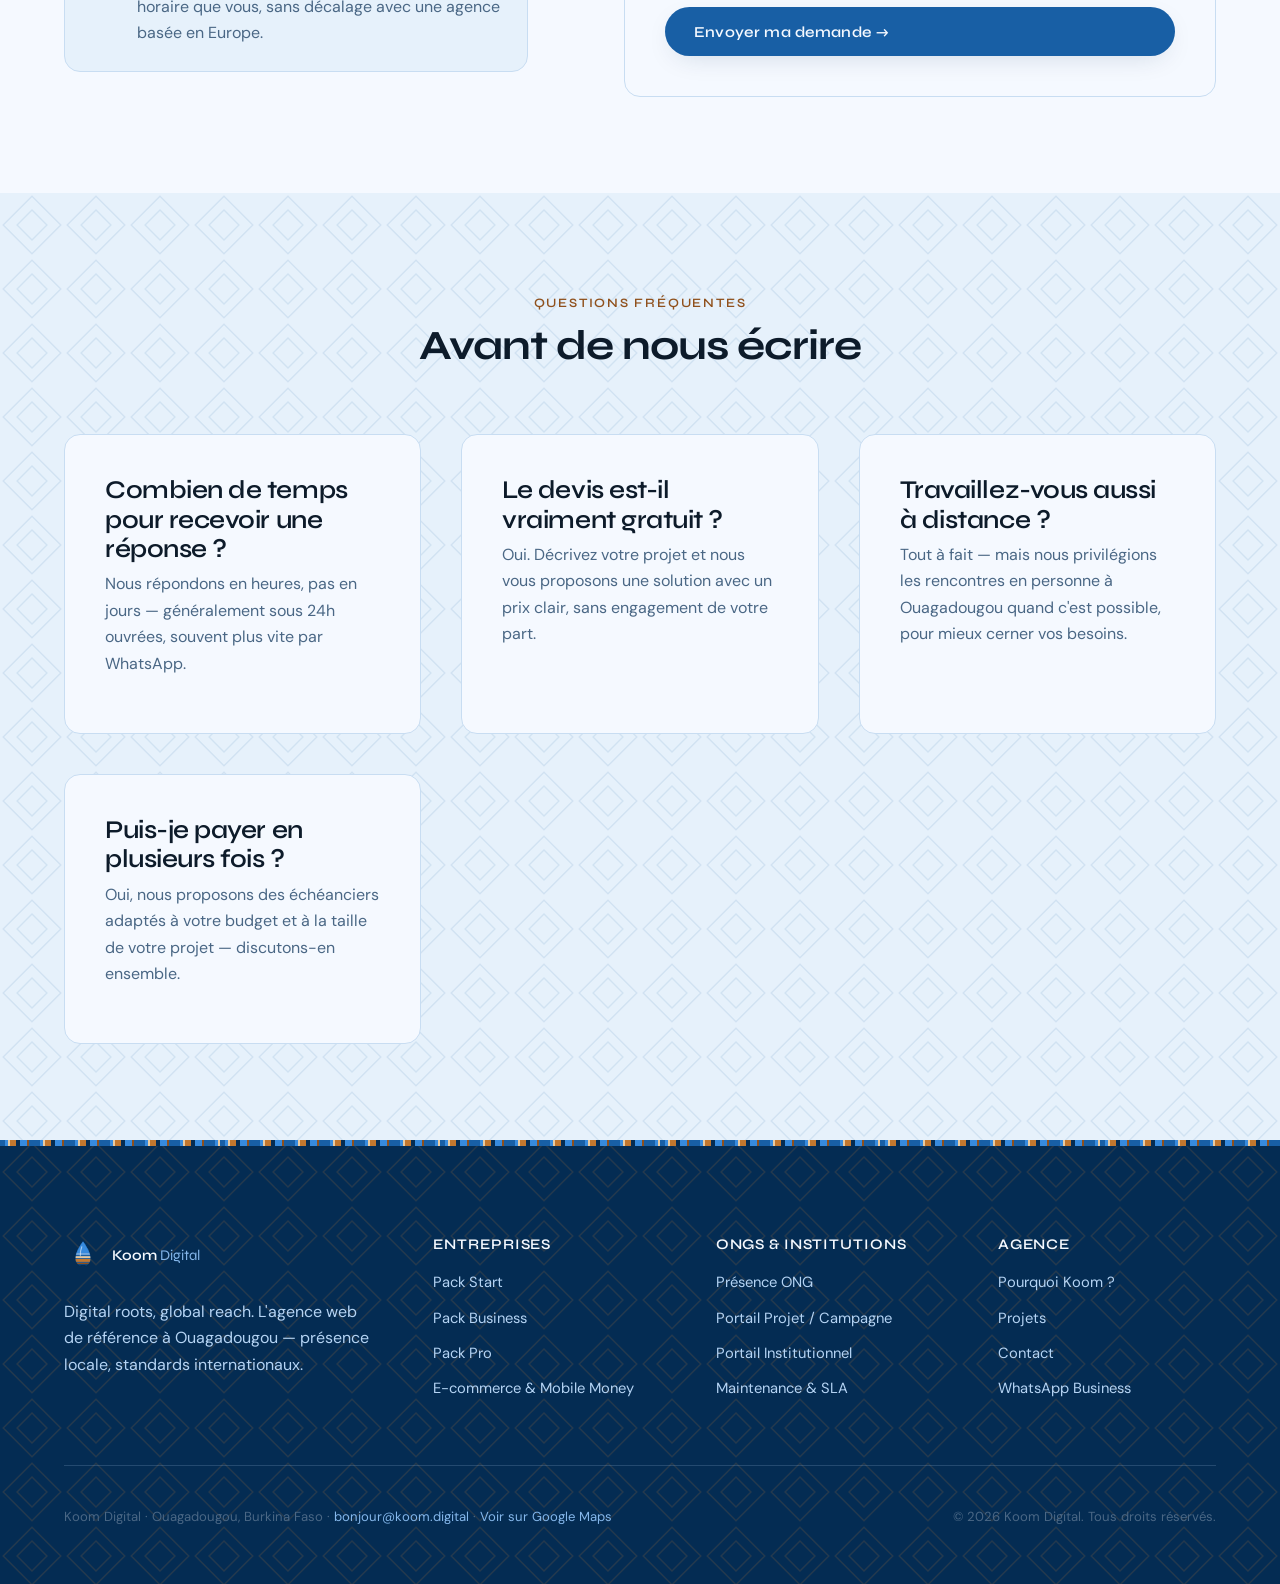
<file: contact.html>
<!DOCTYPE html>
<html lang="fr">
<head>
  <meta charset="UTF-8">
  <meta name="viewport" content="width=device-width, initial-scale=1">
  <title>Contact — Demandez votre devis gratuit | Koom Digital</title>
  <meta name="description" content="Contactez Koom Digital à Ouagadougou pour un devis gratuit. Réponse rapide par WhatsApp, email ou en personne — même fuseau horaire, présence locale réelle.">
  <link rel="canonical" href="https://www.koom.digital/contact.html">
  <link rel="alternate" hreflang="fr" href="https://www.koom.digital/contact.html">
  <link rel="alternate" hreflang="en" href="https://www.koom.digital/en/contact.html">
  <link rel="alternate" hreflang="x-default" href="https://www.koom.digital/contact.html">

  <meta property="og:type" content="website">
  <meta property="og:locale" content="fr_FR">
  <meta property="og:locale:alternate" content="en_US">
  <meta property="og:site_name" content="Koom Digital">
  <meta property="og:title" content="Contactez Koom Digital — devis gratuit sous 24h">
  <meta property="og:description" content="Présence locale à Ouagadougou, réponse dans le même fuseau horaire. Écrivez-nous par WhatsApp, email ou via le formulaire.">
  <meta property="og:url" content="https://www.koom.digital/contact.html">
  <meta property="og:image" content="https://www.koom.digital/images/og-cover.jpg">
  <meta name="twitter:card" content="summary_large_image">

  <link rel="icon" type="image/svg+xml" href="images/favicon.svg">

  <link rel="preconnect" href="https://fonts.googleapis.com">
  <link rel="preconnect" href="https://fonts.gstatic.com" crossorigin>
  <link href="https://fonts.googleapis.com/css2?family=Syne:wght@500;600;700&family=DM+Sans:wght@300;400;500&display=swap" rel="stylesheet" media="print" onload="this.media='all'">
  <noscript><link href="https://fonts.googleapis.com/css2?family=Syne:wght@500;600;700&family=DM+Sans:wght@300;400;500&display=swap" rel="stylesheet"></noscript>

  <style>
    :root{--koom-navy:#042C53;--koom-deep:#0C447C;--koom-blue:#185FA5;--koom-mid:#378ADD;--koom-light:#85B7EB;--koom-pale:#B5D4F4;--koom-wash:#E6F1FB;--koom-white:#F5F9FF;--koom-text:#0D1B2A;--koom-muted:#4A6785;--koom-border:#C8DDF2;--font-display:'Syne',Georgia,serif;--font-body:'DM Sans',-apple-system,sans-serif}
    *{box-sizing:border-box}
    body{margin:0;font-family:var(--font-body);color:var(--koom-text);background:var(--koom-white);line-height:1.65}
    h1,h2,h3{font-family:var(--font-display);font-weight:700;line-height:1.15;margin:0 0 1rem}
    .site-header{position:sticky;top:0;z-index:100;background:rgba(245,249,255,.85);border-bottom:1px solid var(--koom-border)}
    .nav{display:flex;align-items:center;justify-content:space-between;gap:1.5rem;padding-block:.85rem;max-width:1200px;margin-inline:auto;padding-inline:1.5rem}
    .brand{display:inline-flex;align-items:center;gap:.6rem;font-family:var(--font-display);font-size:1.25rem;color:var(--koom-navy)}
    .page-hero{background:linear-gradient(160deg,var(--koom-navy),var(--koom-deep));color:var(--koom-wash);padding-block:4rem}
  </style>

  <link rel="preload" href="css/style.css" as="style">
  <link rel="stylesheet" href="css/style.css" media="print" onload="this.media='all'">
  <noscript><link rel="stylesheet" href="css/style.css"></noscript>
</head>
<body>
  <a class="skip-link" href="#main">Aller au contenu principal</a>

  <!-- ============================== NAVIGATION ============================== -->
  <header class="site-header">
    <nav class="nav" aria-label="Navigation principale">
      <a class="brand" href="index.html">
        <img class="brand-mark" src="assets/koom-logo-drop.svg" alt="" aria-hidden="true" width="38" height="38">
        <span class="brand-word"><strong>Koom</strong> <span>Digital</span></span>
      </a>

      <button class="nav-toggle" type="button" aria-expanded="false" aria-controls="primary-nav" aria-label="Ouvrir le menu de navigation">
        <span></span>
      </button>

      <div class="nav-links" id="primary-nav">
        <a href="index.html">Accueil</a>
        <a href="entreprises.html">Entreprises</a>
        <a href="ongs-institutions.html">ONGs &amp; Institutions</a>
        <a href="index.html#projets">Projets</a>
        <a href="index.html#histoire">À propos</a>
        <a href="contact.html" aria-current="page">Contact</a>
        <a class="btn btn-earth" href="contact.html">Devis gratuit</a>
      </div>

      <div class="nav-actions">
        <div class="lang-toggle" role="group" aria-label="Choisir la langue / Choose language">
          <a href="contact.html" aria-current="true" lang="fr" hreflang="fr">FR</a>
          <a href="en/contact.html" aria-current="false" lang="en" hreflang="en">EN</a>
        </div>
      </div>
    </nav>
  </header>

  <main id="main">

    <!-- ============================== PAGE HERO ============================== -->
    <section class="cover">
      <div class="container" data-reveal>
        <p class="breadcrumb"><a href="index.html">Accueil</a> <span aria-hidden="true">/</span> <span>Contact</span></p>
        <span class="eyebrow">Parlons de votre projet</span>
        <h1>Commençons votre projet</h1>
        <div class="accent-rule" aria-hidden="true"></div>
        <p>Décrivez votre besoin — nous revenons vers vous sous 24h, dans le même fuseau horaire que vous. Présence locale réelle, réponse en heures, pas en jours.</p>
      </div>
    </section>

    <!-- ============================== CONTACT ============================== -->
    <section class="section" aria-labelledby="contact-titre">
      <div class="container">
        <div class="grid grid--pack grid--pack--start">

          <div data-reveal>
            <span class="eyebrow">Nos coordonnées</span>
            <h2 id="contact-titre">Plusieurs façons de nous joindre</h2>
            <p class="lede">Préférez WhatsApp pour une réponse rapide, ou le formulaire pour nous donner plus de détails sur votre projet.</p>

            <div class="contact-info">
              <div class="contact-item">
                <div class="card-icon" aria-hidden="true">
                  <svg viewBox="0 0 24 24" fill="none"><path d="M12 21s7-6.5 7-11.5A7 7 0 0 0 5 9.5C5 14.5 12 21 12 21Z" stroke="currentColor" stroke-width="1.8" stroke-linejoin="round"/><circle cx="12" cy="9.5" r="2.4" stroke="currentColor" stroke-width="1.8"/></svg>
                </div>
                <div>
                  <h4>Adresse</h4>
                  <p>Ouagadougou, Burkina Faso<br><a href="https://www.google.com/maps/search/?api=1&amp;query=Koom+Digital+Ouagadougou">Voir sur Google Maps →</a></p>
                </div>
              </div>

              <div class="contact-item">
                <div class="card-icon" aria-hidden="true">
                  <svg viewBox="0 0 24 24" fill="none" stroke="currentColor" stroke-width="1.8"><path d="M21 11.5a8.38 8.38 0 0 1-.9 3.8 8.5 8.5 0 0 1-7.6 4.7 8.38 8.38 0 0 1-3.8-.9L3 21l1.9-5.7a8.38 8.38 0 0 1-.9-3.8 8.5 8.5 0 0 1 4.7-7.6 8.38 8.38 0 0 1 3.8-.9h.5a8.48 8.48 0 0 1 8 8v.5Z" stroke-linecap="round" stroke-linejoin="round"/></svg>
                </div>
                <div>
                  <h4>WhatsApp Business</h4>
                  <p>La voie la plus rapide pour nous joindre.<br><a href="https://wa.me/22600000000">Écrire sur WhatsApp →</a></p>
                </div>
              </div>

              <div class="contact-item">
                <div class="card-icon" aria-hidden="true">
                  <svg viewBox="0 0 24 24" fill="none"><rect x="3" y="5" width="18" height="14" rx="2.4" stroke="currentColor" stroke-width="1.8"/><path d="m4 7 8 6 8-6" stroke="currentColor" stroke-width="1.8" stroke-linecap="round" stroke-linejoin="round"/></svg>
                </div>
                <div>
                  <h4>Email</h4>
                  <p><a href="mailto:bonjour@koom.digital">bonjour@koom.digital</a><br>Réponse automatique immédiate, suivie d'une réponse personnalisée.</p>
                </div>
              </div>

              <div class="contact-item">
                <div class="card-icon" aria-hidden="true">
                  <svg viewBox="0 0 24 24" fill="none"><circle cx="12" cy="12" r="9" stroke="currentColor" stroke-width="1.8"/><path d="M12 7v5l3.5 2" stroke="currentColor" stroke-width="1.8" stroke-linecap="round" stroke-linejoin="round"/></svg>
                </div>
                <div>
                  <h4>Disponibilité</h4>
                  <p>Lundi – vendredi, 8h – 18h (GMT) — même fuseau horaire que vous, sans décalage avec une agence basée en Europe.</p>
                </div>
              </div>
            </div>
          </div>

          <div data-reveal>
            <div class="card">
              <span class="eyebrow">Formulaire de contact</span>
              <h2 class="mt-0">Décrivez votre projet</h2>
              <p>Plus vous nous donnez de détails, plus vite nous pouvons vous proposer une solution adaptée et un prix précis.</p>

              <form class="form-grid" data-contact-form class="mt-md" novalidate>
                <p class="form-status" role="alert" aria-live="polite"></p>

                <div class="field field-honeypot" aria-hidden="true">
                  <label for="hp-societe">Ne pas remplir ce champ</label>
                  <input type="text" id="hp-societe" name="societe_web" tabindex="-1" autocomplete="off">
                </div>

                <div class="form-row">
                  <div class="field">
                    <label for="nom">Nom complet</label>
                    <input type="text" id="nom" name="nom" required autocomplete="name">
                  </div>
                  <div class="field">
                    <label for="organisation">Organisation</label>
                    <input type="text" id="organisation" name="organisation" autocomplete="organization">
                    <span class="hint">Facultatif si vous êtes indépendant·e</span>
                  </div>
                </div>

                <div class="form-row">
                  <div class="field">
                    <label for="email">Email</label>
                    <input type="email" id="email" name="email" required autocomplete="email">
                  </div>
                  <div class="field">
                    <label for="telephone">Téléphone / WhatsApp</label>
                    <input type="tel" id="telephone" name="telephone" autocomplete="tel">
                  </div>
                </div>

                <div class="form-row">
                  <div class="field">
                    <label for="type">Vous êtes…</label>
                    <select id="type" name="type" required>
                      <option value="">Sélectionnez une option</option>
                      <option value="entreprise">Entreprise</option>
                      <option value="ong">ONG</option>
                      <option value="institution">Institution</option>
                    </select>
                  </div>
                  <div class="field">
                    <label for="budget">Budget estimé</label>
                    <select id="budget" name="budget">
                      <option value="">Sélectionnez une fourchette</option>
                      <option value="moins-200k">Moins de 200 000 FCFA</option>
                      <option value="200k-600k">200 000 – 600 000 FCFA</option>
                      <option value="600k-1.5m">600 000 – 1 500 000 FCFA</option>
                      <option value="plus-1.5m">Plus de 1 500 000 FCFA</option>
                      <option value="a-definir">À définir ensemble</option>
                    </select>
                  </div>
                </div>

                <div class="field">
                  <label for="message">Votre message</label>
                  <textarea id="message" name="message" rows="5" required placeholder="Parlez-nous de votre projet, vos objectifs et votre échéance souhaitée…"></textarea>
                </div>

                <p class="form-note">En envoyant ce formulaire, vous recevrez une confirmation automatique par email, suivie d'une réponse personnalisée de notre équipe sous 24h.</p>

                <button class="btn btn-primary" type="submit">Envoyer ma demande →</button>
              </form>
            </div>
          </div>
        </div>
      </div>
    </section>

    <!-- ============================== FAQ ============================== -->
    <section class="section section--wash" aria-labelledby="faq-titre">
      <div class="container">
        <div class="section-head section-head--center" data-reveal>
          <span class="eyebrow">Questions fréquentes</span>
          <h2 id="faq-titre">Avant de nous écrire</h2>
        </div>

        <div class="grid grid--2" data-reveal-group>
          <div class="card">
            <h3>Combien de temps pour recevoir une réponse ?</h3>
            <p>Nous répondons en heures, pas en jours — généralement sous 24h ouvrées, souvent plus vite par WhatsApp.</p>
          </div>
          <div class="card">
            <h3>Le devis est-il vraiment gratuit ?</h3>
            <p>Oui. Décrivez votre projet et nous vous proposons une solution avec un prix clair, sans engagement de votre part.</p>
          </div>
          <div class="card">
            <h3>Travaillez-vous aussi à distance ?</h3>
            <p>Tout à fait — mais nous privilégions les rencontres en personne à Ouagadougou quand c'est possible, pour mieux cerner vos besoins.</p>
          </div>
          <div class="card">
            <h3>Puis-je payer en plusieurs fois ?</h3>
            <p>Oui, nous proposons des échéanciers adaptés à votre budget et à la taille de votre projet — discutons-en ensemble.</p>
          </div>
        </div>
      </div>
    </section>
  </main>

  <!-- ============================== FOOTER ============================== -->
  <footer class="site-footer">
    <div class="container">
      <div class="footer-grid">
        <div class="footer-brand">
          <a class="brand" href="index.html">
            <img class="brand-mark" src="assets/koom-logo-drop.svg" alt="" aria-hidden="true" width="38" height="38">
            <span class="brand-word"><strong>Koom</strong> <span>Digital</span></span>
          </a>
          <p>Digital roots, global reach. L'agence web de référence à Ouagadougou — présence locale, standards internationaux.</p>
        </div>

        <div>
          <h4>Entreprises</h4>
          <ul>
            <li><a href="entreprises.html#start">Pack Start</a></li>
            <li><a href="entreprises.html#business">Pack Business</a></li>
            <li><a href="entreprises.html#pro">Pack Pro</a></li>
            <li><a href="entreprises.html#ecommerce">E-commerce &amp; Mobile Money</a></li>
          </ul>
        </div>

        <div>
          <h4>ONGs &amp; institutions</h4>
          <ul>
            <li><a href="ongs-institutions.html#ong">Présence ONG</a></li>
            <li><a href="ongs-institutions.html#portail">Portail Projet / Campagne</a></li>
            <li><a href="ongs-institutions.html#institutionnel">Portail Institutionnel</a></li>
            <li><a href="ongs-institutions.html#maintenance-ong">Maintenance &amp; SLA</a></li>
          </ul>
        </div>

        <div>
          <h4>Agence</h4>
          <ul>
            <li><a href="index.html#histoire">Pourquoi Koom ?</a></li>
            <li><a href="index.html#projets">Projets</a></li>
            <li><a href="contact.html">Contact</a></li>
            <li><a href="https://wa.me/22600000000">WhatsApp Business</a></li>
          </ul>
        </div>
      </div>

      <div class="footer-bottom">
        <p>Koom Digital · Ouagadougou, Burkina Faso · <a href="mailto:bonjour@koom.digital">bonjour@koom.digital</a> · <a href="https://www.google.com/maps/search/?api=1&amp;query=Koom+Digital+Ouagadougou">Voir sur Google Maps</a></p>
        <p>© <span data-year>2026</span> Koom Digital. Tous droits réservés.</p>
      </div>
    </div>
  </footer>

  <a class="whatsapp-float" href="https://wa.me/22600000000" aria-label="Discuter avec Koom Digital sur WhatsApp">
    <svg viewBox="0 0 32 32" aria-hidden="true" fill="currentColor"><path d="M16.04 3C9.4 3 4 8.4 4 15.04c0 2.23.6 4.4 1.74 6.31L4 29l7.84-1.7a12 12 0 0 0 4.2.76c6.64 0 12.04-5.4 12.04-12.04C28.08 8.4 22.68 3 16.04 3Zm0 21.9c-1.4 0-2.78-.37-4-.99l-.29-.16-4.65 1 1.02-4.53-.18-.3a9.86 9.86 0 0 1-1.5-5.28c0-5.46 4.45-9.9 9.9-9.9 5.27 0 9.6 4.34 9.6 9.9 0 5.47-4.43 9.9-9.9 9.9Zm5.43-7.4c-.3-.15-1.76-.87-2.03-.97-.27-.1-.47-.15-.67.15-.2.3-.77.97-.94 1.17-.17.2-.35.22-.65.07-.3-.15-1.25-.46-2.38-1.46-.88-.78-1.47-1.75-1.65-2.05-.17-.3-.02-.46.13-.61.13-.13.3-.35.45-.52.15-.17.2-.3.3-.5.1-.2.05-.37-.02-.52-.07-.15-.67-1.62-.92-2.21-.24-.58-.49-.5-.67-.51h-.57c-.2 0-.52.07-.79.37-.27.3-1.04 1.02-1.04 2.48s1.07 2.88 1.22 3.08c.15.2 2.1 3.2 5.08 4.49.71.3 1.26.49 1.7.63.71.22 1.36.19 1.87.12.57-.09 1.76-.72 2-1.41.25-.7.25-1.3.17-1.42-.07-.13-.27-.2-.57-.35Z"/></svg>
    <span>WhatsApp</span>
  </a>

  <script src="js/main.js" defer></script>
</body>
</html>
</file>
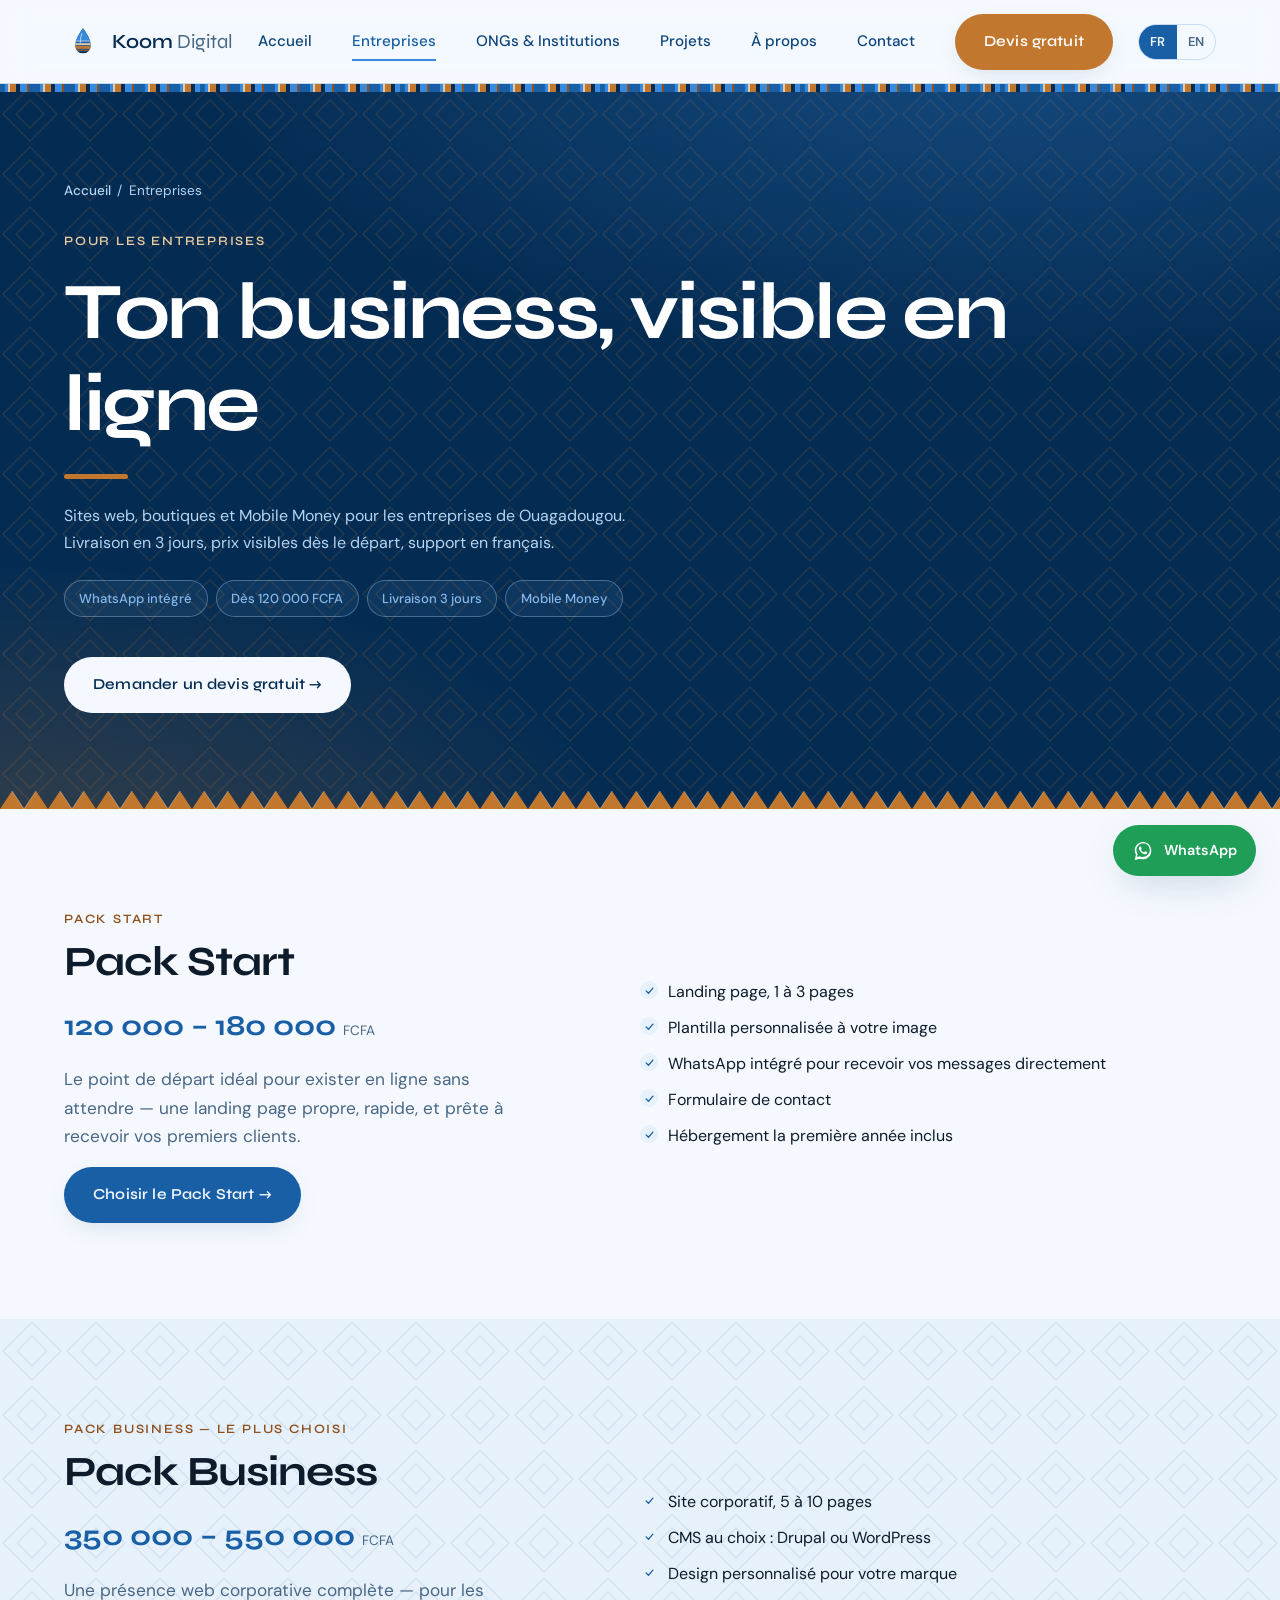
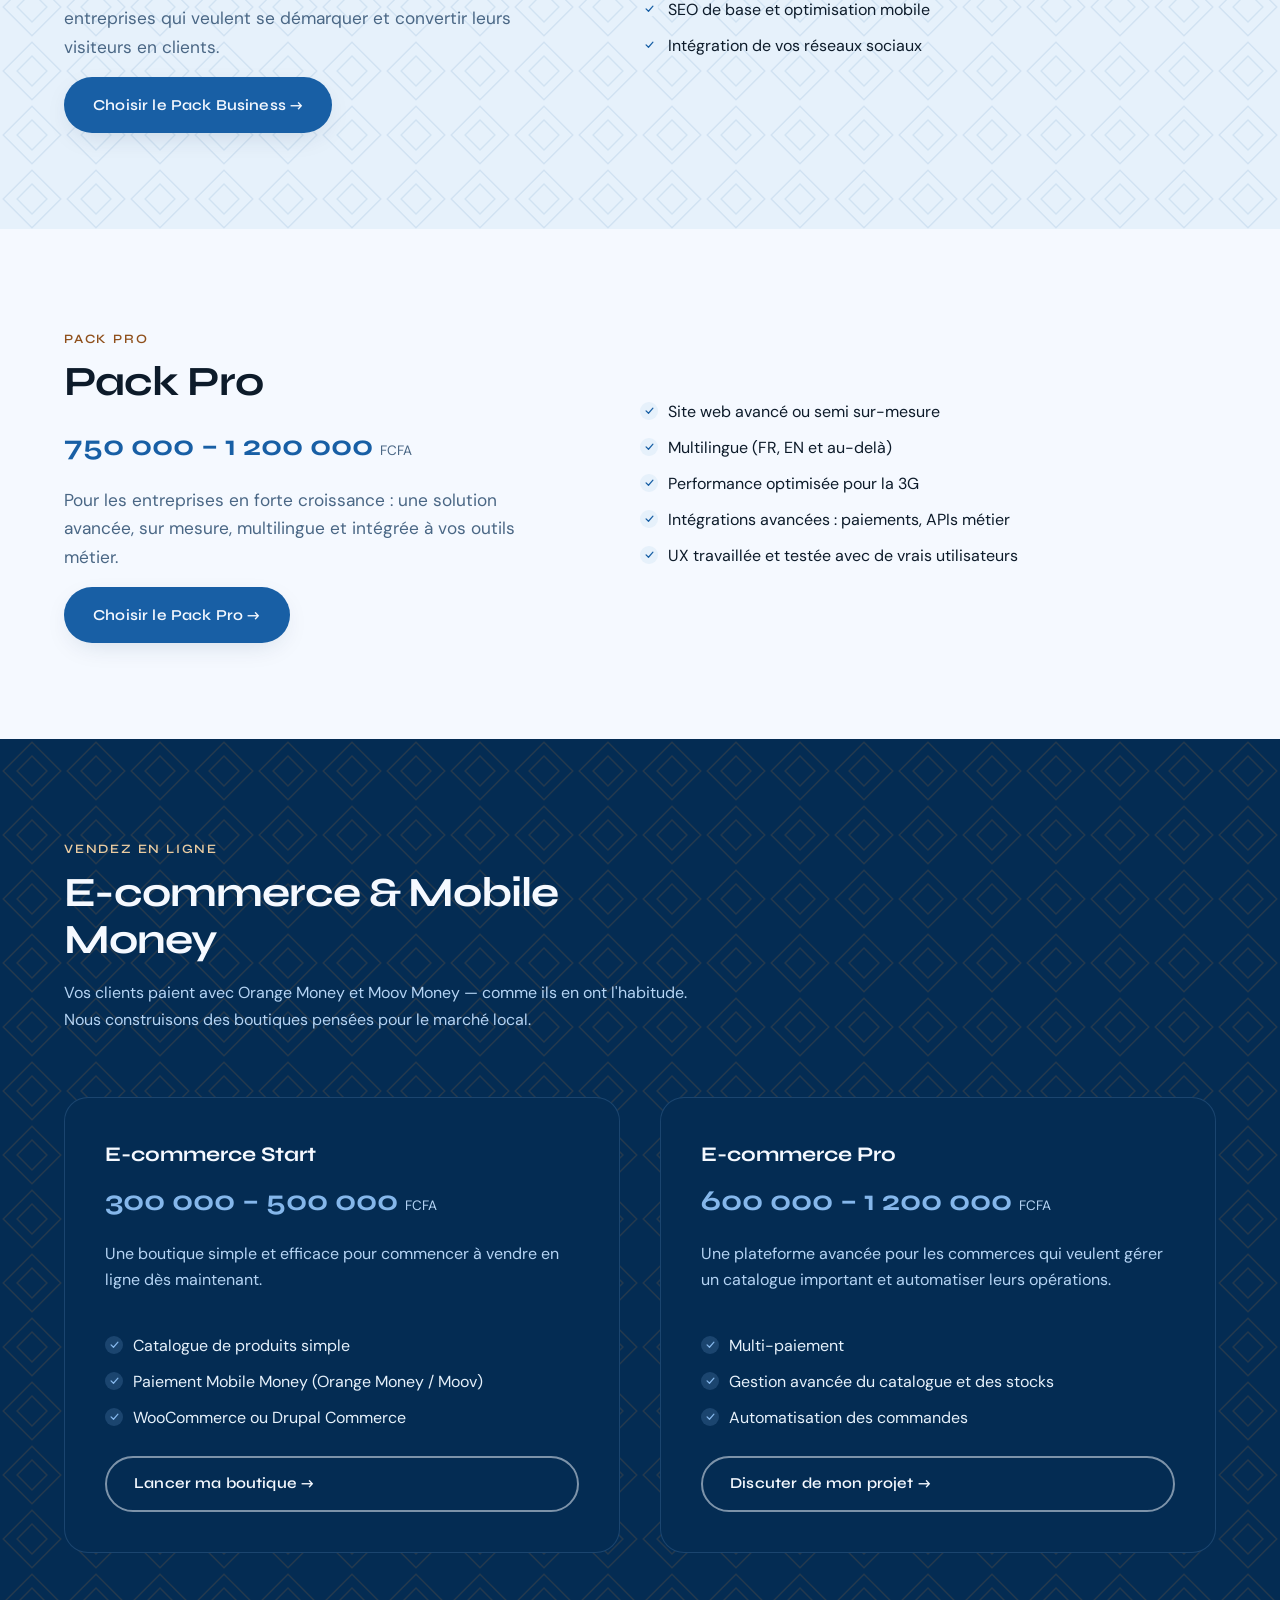
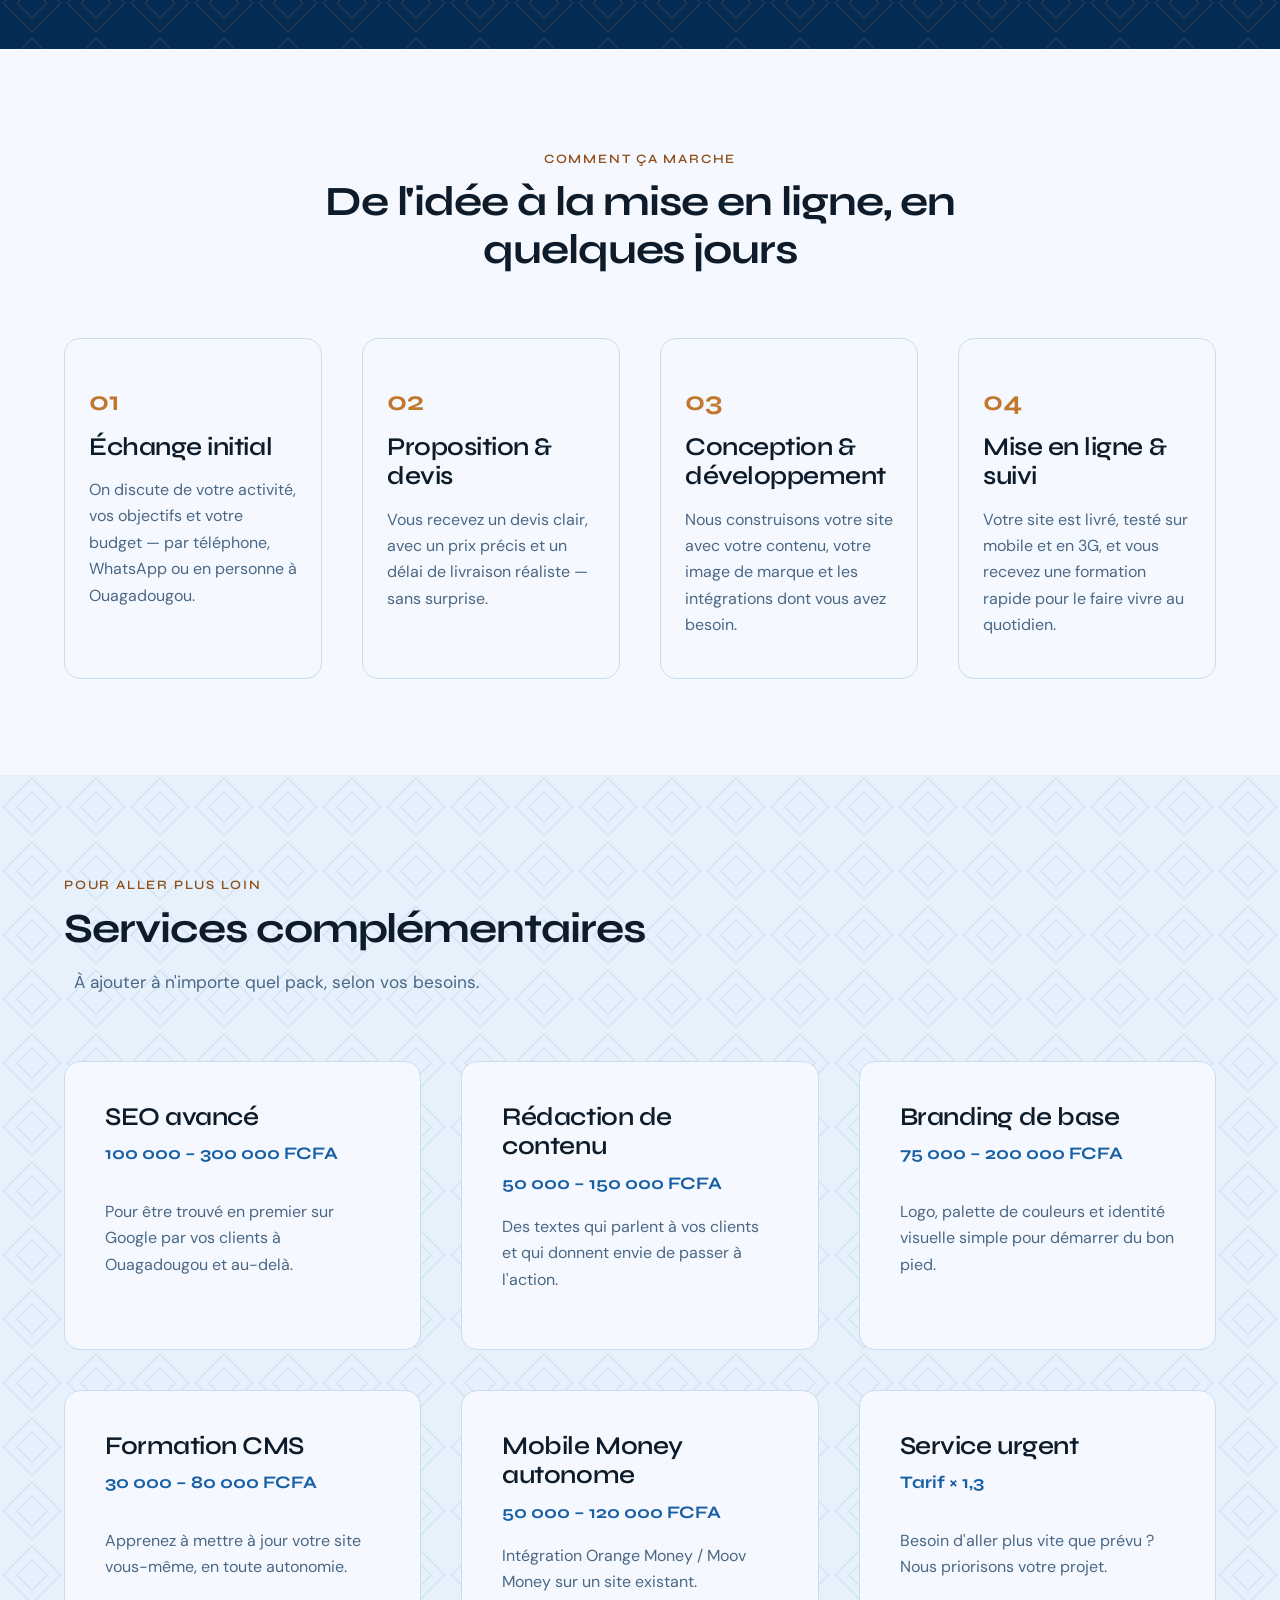
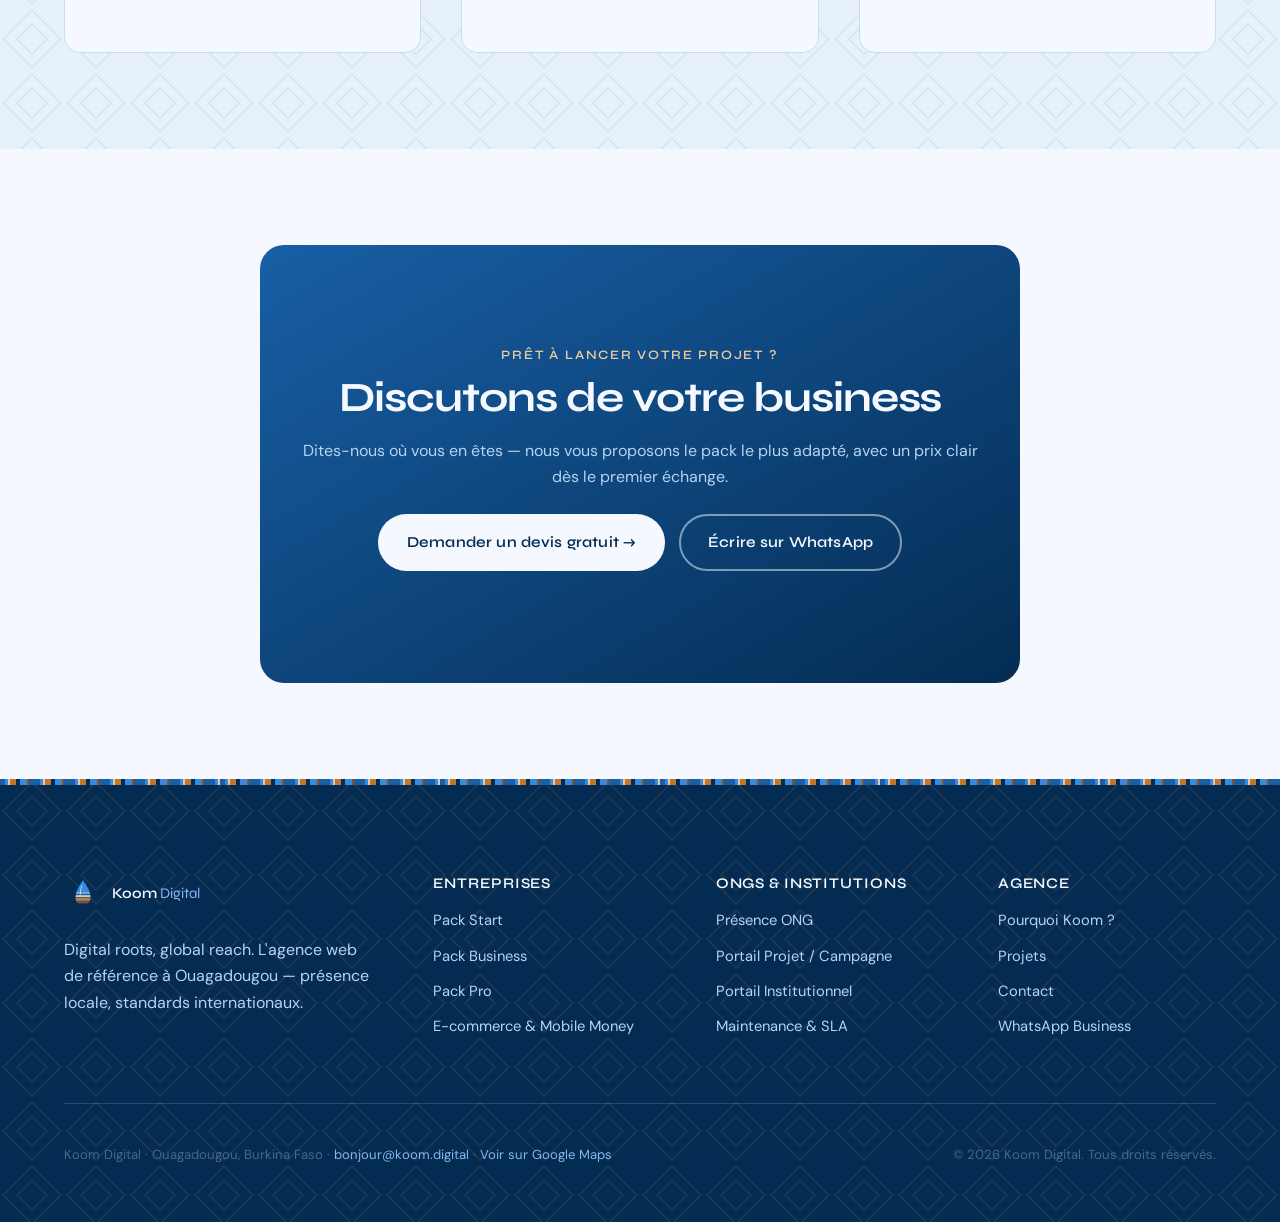
<file: entreprises.html>
<!DOCTYPE html>
<html lang="fr">
<head>
  <meta charset="UTF-8">
  <meta name="viewport" content="width=device-width, initial-scale=1">
  <title>Solutions pour entreprises — Packs &amp; tarifs | Koom Digital</title>
  <meta name="description" content="Sites vitrines, e-commerce et Mobile Money pour les entreprises de Ouagadougou. Packs Start, Business, Pro et e-commerce — prix visibles, livraison rapide, WhatsApp intégré.">
  <link rel="canonical" href="https://www.koom.digital/entreprises.html">
  <link rel="alternate" hreflang="fr" href="https://www.koom.digital/entreprises.html">
  <link rel="alternate" hreflang="en" href="https://www.koom.digital/en/entreprises.html">
  <link rel="alternate" hreflang="x-default" href="https://www.koom.digital/entreprises.html">

  <meta property="og:type" content="website">
  <meta property="og:locale" content="fr_FR">
  <meta property="og:locale:alternate" content="en_US">
  <meta property="og:site_name" content="Koom Digital">
  <meta property="og:title" content="Koom Digital — Packs &amp; tarifs pour entreprises">
  <meta property="og:description" content="Des sites web et boutiques en ligne pensés pour les entreprises de Ouagadougou — prix visibles, livraison en 3 jours, WhatsApp et Mobile Money intégrés.">
  <meta property="og:url" content="https://www.koom.digital/entreprises.html">
  <meta property="og:image" content="https://www.koom.digital/images/og-cover.jpg">
  <meta name="twitter:card" content="summary_large_image">

  <link rel="icon" type="image/svg+xml" href="images/favicon.svg">

  <link rel="preconnect" href="https://fonts.googleapis.com">
  <link rel="preconnect" href="https://fonts.gstatic.com" crossorigin>
  <link href="https://fonts.googleapis.com/css2?family=Syne:wght@500;600;700&family=DM+Sans:wght@300;400;500&display=swap" rel="stylesheet" media="print" onload="this.media='all'">
  <noscript><link href="https://fonts.googleapis.com/css2?family=Syne:wght@500;600;700&family=DM+Sans:wght@300;400;500&display=swap" rel="stylesheet"></noscript>

  <style>
    :root{--koom-navy:#042C53;--koom-deep:#0C447C;--koom-blue:#185FA5;--koom-mid:#378ADD;--koom-light:#85B7EB;--koom-pale:#B5D4F4;--koom-wash:#E6F1FB;--koom-white:#F5F9FF;--koom-text:#0D1B2A;--koom-muted:#4A6785;--koom-border:#C8DDF2;--font-display:'Syne',Georgia,serif;--font-body:'DM Sans',-apple-system,sans-serif}
    *{box-sizing:border-box}
    body{margin:0;font-family:var(--font-body);color:var(--koom-text);background:var(--koom-white);line-height:1.65}
    h1,h2,h3{font-family:var(--font-display);font-weight:700;line-height:1.15;margin:0 0 1rem}
    .site-header{position:sticky;top:0;z-index:100;background:rgba(245,249,255,.85);border-bottom:1px solid var(--koom-border)}
    .nav{display:flex;align-items:center;justify-content:space-between;gap:1.5rem;padding-block:.85rem;max-width:1200px;margin-inline:auto;padding-inline:1.5rem}
    .brand{display:inline-flex;align-items:center;gap:.6rem;font-family:var(--font-display);font-size:1.25rem;color:var(--koom-navy)}
    .cover{background-color:var(--koom-navy);color:var(--koom-wash);padding-block:6rem}
  </style>

  <link rel="preload" href="css/style.css" as="style">
  <link rel="stylesheet" href="css/style.css" media="print" onload="this.media='all'">
  <noscript><link rel="stylesheet" href="css/style.css"></noscript>
</head>
<body>
  <a class="skip-link" href="#main">Aller au contenu principal</a>

  <!-- ============================== NAVIGATION ============================== -->
  <header class="site-header">
    <nav class="nav" aria-label="Navigation principale">
      <a class="brand" href="index.html">
        <img class="brand-mark" src="assets/koom-logo-drop.svg" alt="" aria-hidden="true" width="38" height="38">
        <span class="brand-word"><strong>Koom</strong> <span>Digital</span></span>
      </a>

      <button class="nav-toggle" type="button" aria-expanded="false" aria-controls="primary-nav" aria-label="Ouvrir le menu de navigation">
        <span></span>
      </button>

      <div class="nav-links" id="primary-nav">
        <a href="index.html">Accueil</a>
        <a href="entreprises.html" aria-current="page">Entreprises</a>
        <a href="ongs-institutions.html">ONGs &amp; Institutions</a>
        <a href="index.html#projets">Projets</a>
        <a href="index.html#histoire">À propos</a>
        <a href="contact.html">Contact</a>
        <a class="btn btn-earth" href="contact.html">Devis gratuit</a>
      </div>

      <div class="nav-actions">
        <div class="lang-toggle" role="group" aria-label="Choisir la langue / Choose language">
          <a href="entreprises.html" aria-current="true" lang="fr" hreflang="fr">FR</a>
          <a href="en/entreprises.html" aria-current="false" lang="en" hreflang="en">EN</a>
        </div>
      </div>
    </nav>
  </header>

  <main id="main">

    <!-- ============================== PAGE HERO ============================== -->
    <section class="cover">
      <div class="container" data-reveal>
        <p class="breadcrumb"><a href="index.html">Accueil</a> <span aria-hidden="true">/</span> <span>Entreprises</span></p>
        <span class="eyebrow">Pour les entreprises</span>
        <h1>Ton business, visible en ligne</h1>
        <div class="accent-rule" aria-hidden="true"></div>
        <p>Sites web, boutiques et Mobile Money pour les entreprises de Ouagadougou. Livraison en 3 jours, prix visibles dès le départ, support en français.</p>
        <ul class="tag-list">
          <li class="tag">WhatsApp intégré</li>
          <li class="tag">Dès 120 000 FCFA</li>
          <li class="tag">Livraison 3 jours</li>
          <li class="tag">Mobile Money</li>
        </ul>
        <a class="btn btn-light" href="contact.html">Demander un devis gratuit →</a>
      </div>
    </section>

    <!-- ============================== PACKS DÉTAIL ============================== -->
    <section class="section" id="start" aria-labelledby="start-titre">
      <div class="container">
        <div class="grid grid--pack" data-reveal>
          <div>
            <span class="eyebrow">Pack Start</span>
            <h2 id="start-titre">Pack Start</h2>
            <p class="pack-price">120 000 – 180 000 <small>FCFA</small></p>
            <p class="lede">Le point de départ idéal pour exister en ligne sans attendre — une landing page propre, rapide, et prête à recevoir vos premiers clients.</p>
            <a class="btn btn-primary" href="contact.html">Choisir le Pack Start →</a>
          </div>
          <div>
            <ul class="pack-list">
              <li>Landing page, 1 à 3 pages</li>
              <li>Plantilla personnalisée à votre image</li>
              <li>WhatsApp intégré pour recevoir vos messages directement</li>
              <li>Formulaire de contact</li>
              <li>Hébergement la première année inclus</li>
            </ul>
          </div>
        </div>
      </div>
    </section>

    <section class="section section--wash" id="business" aria-labelledby="business-titre">
      <div class="container">
        <div class="grid grid--pack" data-reveal>
          <div>
            <span class="eyebrow">Pack Business — le plus choisi</span>
            <h2 id="business-titre">Pack Business</h2>
            <p class="pack-price">350 000 – 550 000 <small>FCFA</small></p>
            <p class="lede">Une présence web corporative complète — pour les entreprises qui veulent se démarquer et convertir leurs visiteurs en clients.</p>
            <a class="btn btn-primary" href="contact.html">Choisir le Pack Business →</a>
          </div>
          <div>
            <ul class="pack-list">
              <li>Site corporatif, 5 à 10 pages</li>
              <li>CMS au choix : Drupal ou WordPress</li>
              <li>Design personnalisé pour votre marque</li>
              <li>SEO de base et optimisation mobile</li>
              <li>Intégration de vos réseaux sociaux</li>
            </ul>
          </div>
        </div>
      </div>
    </section>

    <section class="section" id="pro" aria-labelledby="pro-titre">
      <div class="container">
        <div class="grid grid--pack" data-reveal>
          <div>
            <span class="eyebrow">Pack Pro</span>
            <h2 id="pro-titre">Pack Pro</h2>
            <p class="pack-price">750 000 – 1 200 000 <small>FCFA</small></p>
            <p class="lede">Pour les entreprises en forte croissance : une solution avancée, sur mesure, multilingue et intégrée à vos outils métier.</p>
            <a class="btn btn-primary" href="contact.html">Choisir le Pack Pro →</a>
          </div>
          <div>
            <ul class="pack-list">
              <li>Site web avancé ou semi sur-mesure</li>
              <li>Multilingue (FR, EN et au-delà)</li>
              <li>Performance optimisée pour la 3G</li>
              <li>Intégrations avancées : paiements, APIs métier</li>
              <li>UX travaillée et testée avec de vrais utilisateurs</li>
            </ul>
          </div>
        </div>
      </div>
    </section>

    <!-- ============================== E-COMMERCE ============================== -->
    <section class="section section--dark" id="ecommerce" aria-labelledby="ecommerce-titre">
      <div class="container">
        <div class="section-head" data-reveal>
          <span class="eyebrow">Vendez en ligne</span>
          <h2 id="ecommerce-titre">E-commerce &amp; Mobile Money</h2>
          <p>Vos clients paient avec Orange Money et Moov Money — comme ils en ont l'habitude. Nous construisons des boutiques pensées pour le marché local.</p>
        </div>

        <div class="grid grid--2" data-reveal-group>
          <article class="inst-card">
            <p class="pack-name">E-commerce Start</p>
            <p class="pack-price">300 000 – 500 000 <small>FCFA</small></p>
            <p>Une boutique simple et efficace pour commencer à vendre en ligne dès maintenant.</p>
            <ul class="pack-list">
              <li>Catalogue de produits simple</li>
              <li>Paiement Mobile Money (Orange Money / Moov)</li>
              <li>WooCommerce ou Drupal Commerce</li>
            </ul>
            <a class="btn btn-outline" href="contact.html">Lancer ma boutique →</a>
          </article>

          <article class="inst-card">
            <p class="pack-name">E-commerce Pro</p>
            <p class="pack-price">600 000 – 1 200 000 <small>FCFA</small></p>
            <p>Une plateforme avancée pour les commerces qui veulent gérer un catalogue important et automatiser leurs opérations.</p>
            <ul class="pack-list">
              <li>Multi-paiement</li>
              <li>Gestion avancée du catalogue et des stocks</li>
              <li>Automatisation des commandes</li>
            </ul>
            <a class="btn btn-outline" href="contact.html">Discuter de mon projet →</a>
          </article>
        </div>
      </div>
    </section>

    <!-- ============================== PROCESSUS ============================== -->
    <section class="section" aria-labelledby="processus-titre">
      <div class="container">
        <div class="section-head section-head--center" data-reveal>
          <span class="eyebrow">Comment ça marche</span>
          <h2 id="processus-titre">De l'idée à la mise en ligne, en quelques jours</h2>
        </div>

        <div class="steps" data-reveal-group>
          <div class="step">
            <h3>Échange initial</h3>
            <p>On discute de votre activité, vos objectifs et votre budget — par téléphone, WhatsApp ou en personne à Ouagadougou.</p>
          </div>
          <div class="step">
            <h3>Proposition &amp; devis</h3>
            <p>Vous recevez un devis clair, avec un prix précis et un délai de livraison réaliste — sans surprise.</p>
          </div>
          <div class="step">
            <h3>Conception &amp; développement</h3>
            <p>Nous construisons votre site avec votre contenu, votre image de marque et les intégrations dont vous avez besoin.</p>
          </div>
          <div class="step">
            <h3>Mise en ligne &amp; suivi</h3>
            <p>Votre site est livré, testé sur mobile et en 3G, et vous recevez une formation rapide pour le faire vivre au quotidien.</p>
          </div>
        </div>
      </div>
    </section>

    <!-- ============================== EXTRAS / UPSELL ============================== -->
    <section class="section section--wash" aria-labelledby="extras-titre">
      <div class="container">
        <div class="section-head" data-reveal>
          <span class="eyebrow">Pour aller plus loin</span>
          <h2 id="extras-titre">Services complémentaires</h2>
          <p class="lede">À ajouter à n'importe quel pack, selon vos besoins.</p>
        </div>

        <div class="grid grid--3" data-reveal-group>
          <div class="card">
            <h3>SEO avancé</h3>
            <p class="pack-price pack-price--sm">100 000 – 300 000 FCFA</p>
            <p>Pour être trouvé en premier sur Google par vos clients à Ouagadougou et au-delà.</p>
          </div>
          <div class="card">
            <h3>Rédaction de contenu</h3>
            <p class="pack-price pack-price--sm">50 000 – 150 000 FCFA</p>
            <p>Des textes qui parlent à vos clients et qui donnent envie de passer à l'action.</p>
          </div>
          <div class="card">
            <h3>Branding de base</h3>
            <p class="pack-price pack-price--sm">75 000 – 200 000 FCFA</p>
            <p>Logo, palette de couleurs et identité visuelle simple pour démarrer du bon pied.</p>
          </div>
          <div class="card">
            <h3>Formation CMS</h3>
            <p class="pack-price pack-price--sm">30 000 – 80 000 FCFA</p>
            <p>Apprenez à mettre à jour votre site vous-même, en toute autonomie.</p>
          </div>
          <div class="card">
            <h3>Mobile Money autonome</h3>
            <p class="pack-price pack-price--sm">50 000 – 120 000 FCFA</p>
            <p>Intégration Orange Money / Moov Money sur un site existant.</p>
          </div>
          <div class="card">
            <h3>Service urgent</h3>
            <p class="pack-price pack-price--sm">Tarif × 1,3</p>
            <p>Besoin d'aller plus vite que prévu ? Nous priorisons votre projet.</p>
          </div>
        </div>
      </div>
    </section>

    <!-- ============================== CTA ============================== -->
    <section class="section" aria-labelledby="cta-titre">
      <div class="container">
        <div class="cta-final cta-final--center" data-reveal>
          <div>
            <span class="eyebrow">Prêt à lancer votre projet ?</span>
            <h2 id="cta-titre">Discutons de votre business</h2>
            <p>Dites-nous où vous en êtes — nous vous proposons le pack le plus adapté, avec un prix clair dès le premier échange.</p>
            <p class="mt-md">
              <a class="btn btn-light" href="contact.html">Demander un devis gratuit →</a>
              <a class="btn btn-outline" href="https://wa.me/22600000000">Écrire sur WhatsApp</a>
            </p>
          </div>
        </div>
      </div>
    </section>
  </main>

  <!-- ============================== FOOTER ============================== -->
  <footer class="site-footer">
    <div class="container">
      <div class="footer-grid">
        <div class="footer-brand">
          <a class="brand" href="index.html">
            <img class="brand-mark" src="assets/koom-logo-drop.svg" alt="" aria-hidden="true" width="38" height="38">
            <span class="brand-word"><strong>Koom</strong> <span>Digital</span></span>
          </a>
          <p>Digital roots, global reach. L'agence web de référence à Ouagadougou — présence locale, standards internationaux.</p>
        </div>

        <div>
          <h4>Entreprises</h4>
          <ul>
            <li><a href="entreprises.html#start">Pack Start</a></li>
            <li><a href="entreprises.html#business">Pack Business</a></li>
            <li><a href="entreprises.html#pro">Pack Pro</a></li>
            <li><a href="entreprises.html#ecommerce">E-commerce &amp; Mobile Money</a></li>
          </ul>
        </div>

        <div>
          <h4>ONGs &amp; institutions</h4>
          <ul>
            <li><a href="ongs-institutions.html#ong">Présence ONG</a></li>
            <li><a href="ongs-institutions.html#portail">Portail Projet / Campagne</a></li>
            <li><a href="ongs-institutions.html#institutionnel">Portail Institutionnel</a></li>
            <li><a href="index.html#maintenance">Maintenance &amp; SLA</a></li>
          </ul>
        </div>

        <div>
          <h4>Agence</h4>
          <ul>
            <li><a href="index.html#histoire">Pourquoi Koom ?</a></li>
            <li><a href="index.html#projets">Projets</a></li>
            <li><a href="contact.html">Contact</a></li>
            <li><a href="https://wa.me/22600000000">WhatsApp Business</a></li>
          </ul>
        </div>
      </div>

      <div class="footer-bottom">
        <p>Koom Digital · Ouagadougou, Burkina Faso · <a href="mailto:bonjour@koom.digital">bonjour@koom.digital</a> · <a href="https://www.google.com/maps/search/?api=1&amp;query=Koom+Digital+Ouagadougou">Voir sur Google Maps</a></p>
        <p>© <span data-year>2026</span> Koom Digital. Tous droits réservés.</p>
      </div>
    </div>
  </footer>

  <a class="whatsapp-float" href="https://wa.me/22600000000" aria-label="Discuter avec Koom Digital sur WhatsApp">
    <svg viewBox="0 0 32 32" aria-hidden="true" fill="currentColor"><path d="M16.04 3C9.4 3 4 8.4 4 15.04c0 2.23.6 4.4 1.74 6.31L4 29l7.84-1.7a12 12 0 0 0 4.2.76c6.64 0 12.04-5.4 12.04-12.04C28.08 8.4 22.68 3 16.04 3Zm0 21.9c-1.4 0-2.78-.37-4-.99l-.29-.16-4.65 1 1.02-4.53-.18-.3a9.86 9.86 0 0 1-1.5-5.28c0-5.46 4.45-9.9 9.9-9.9 5.27 0 9.6 4.34 9.6 9.9 0 5.47-4.43 9.9-9.9 9.9Zm5.43-7.4c-.3-.15-1.76-.87-2.03-.97-.27-.1-.47-.15-.67.15-.2.3-.77.97-.94 1.17-.17.2-.35.22-.65.07-.3-.15-1.25-.46-2.38-1.46-.88-.78-1.47-1.75-1.65-2.05-.17-.3-.02-.46.13-.61.13-.13.3-.35.45-.52.15-.17.2-.3.3-.5.1-.2.05-.37-.02-.52-.07-.15-.67-1.62-.92-2.21-.24-.58-.49-.5-.67-.51h-.57c-.2 0-.52.07-.79.37-.27.3-1.04 1.02-1.04 2.48s1.07 2.88 1.22 3.08c.15.2 2.1 3.2 5.08 4.49.71.3 1.26.49 1.7.63.71.22 1.36.19 1.87.12.57-.09 1.76-.72 2-1.41.25-.7.25-1.3.17-1.42-.07-.13-.27-.2-.57-.35Z"/></svg>
    <span>WhatsApp</span>
  </a>

  <script src="js/main.js" defer></script>
</body>
</html>
</file>
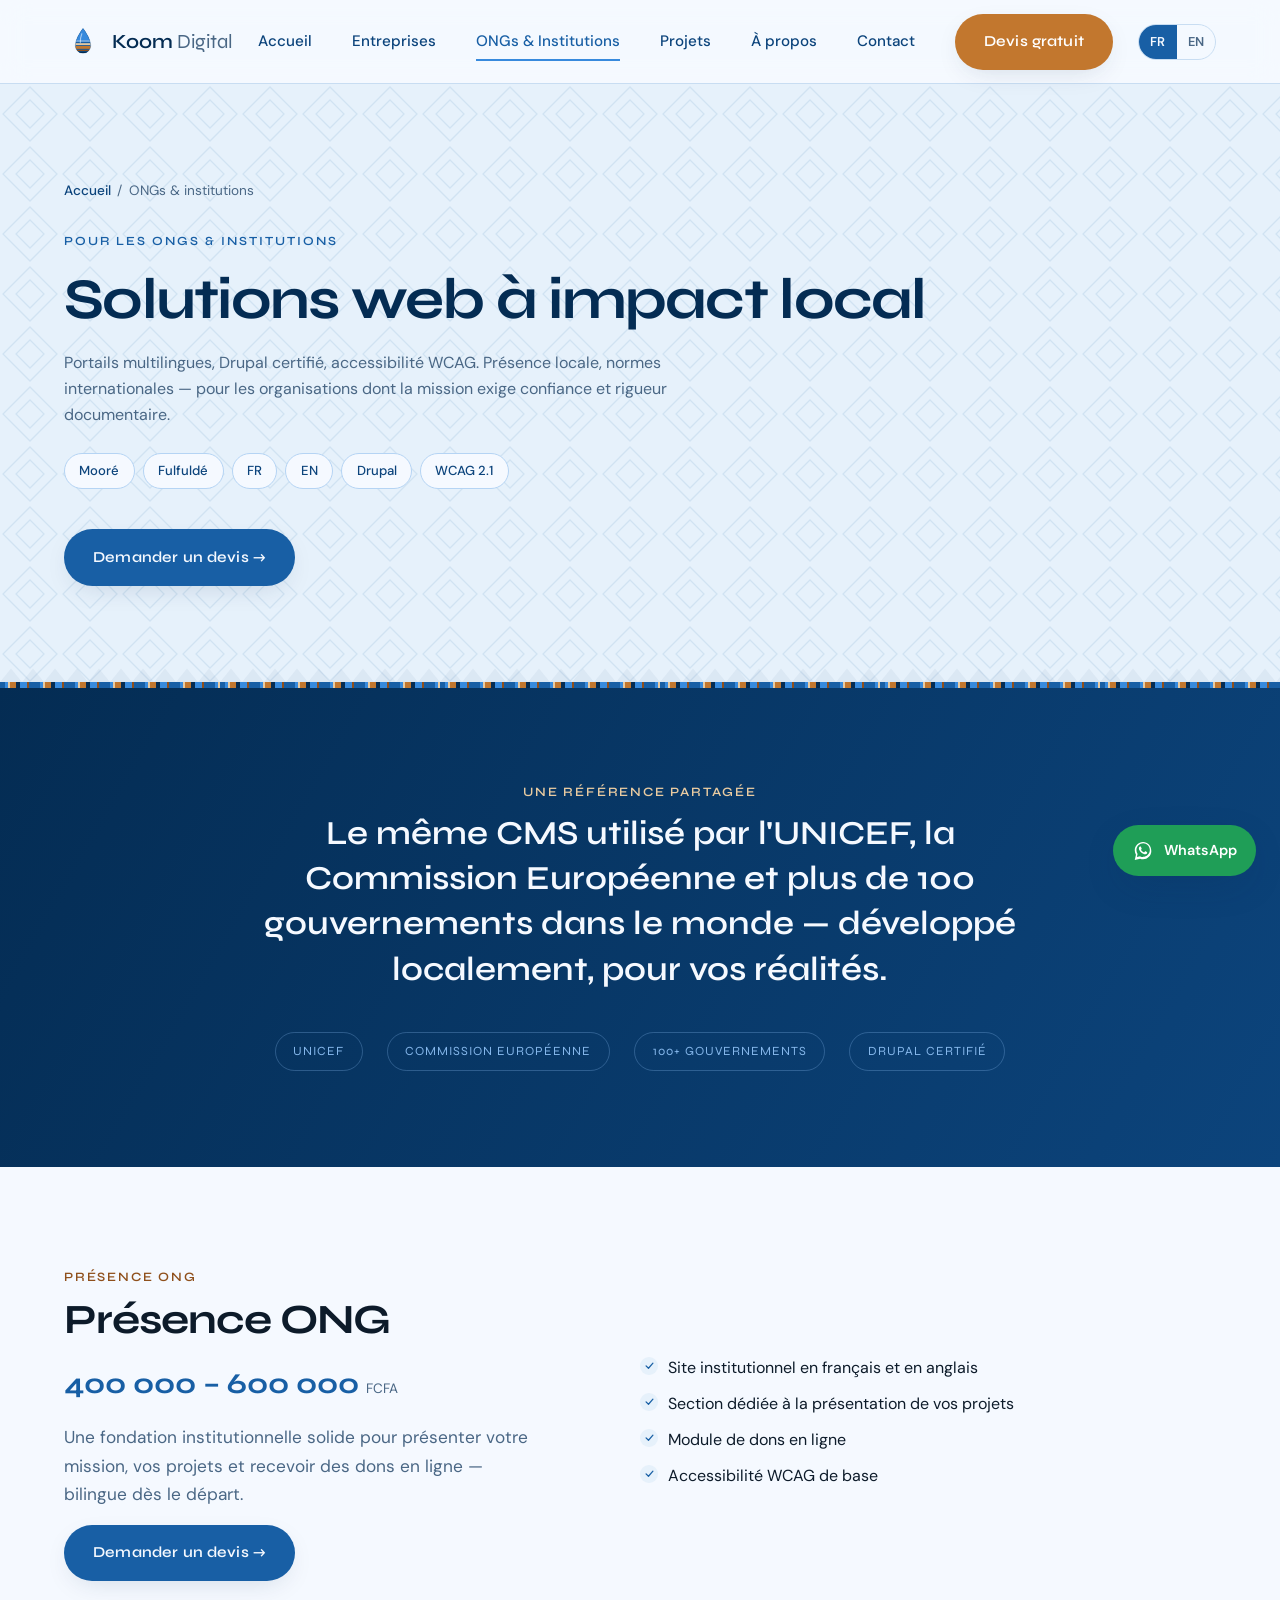
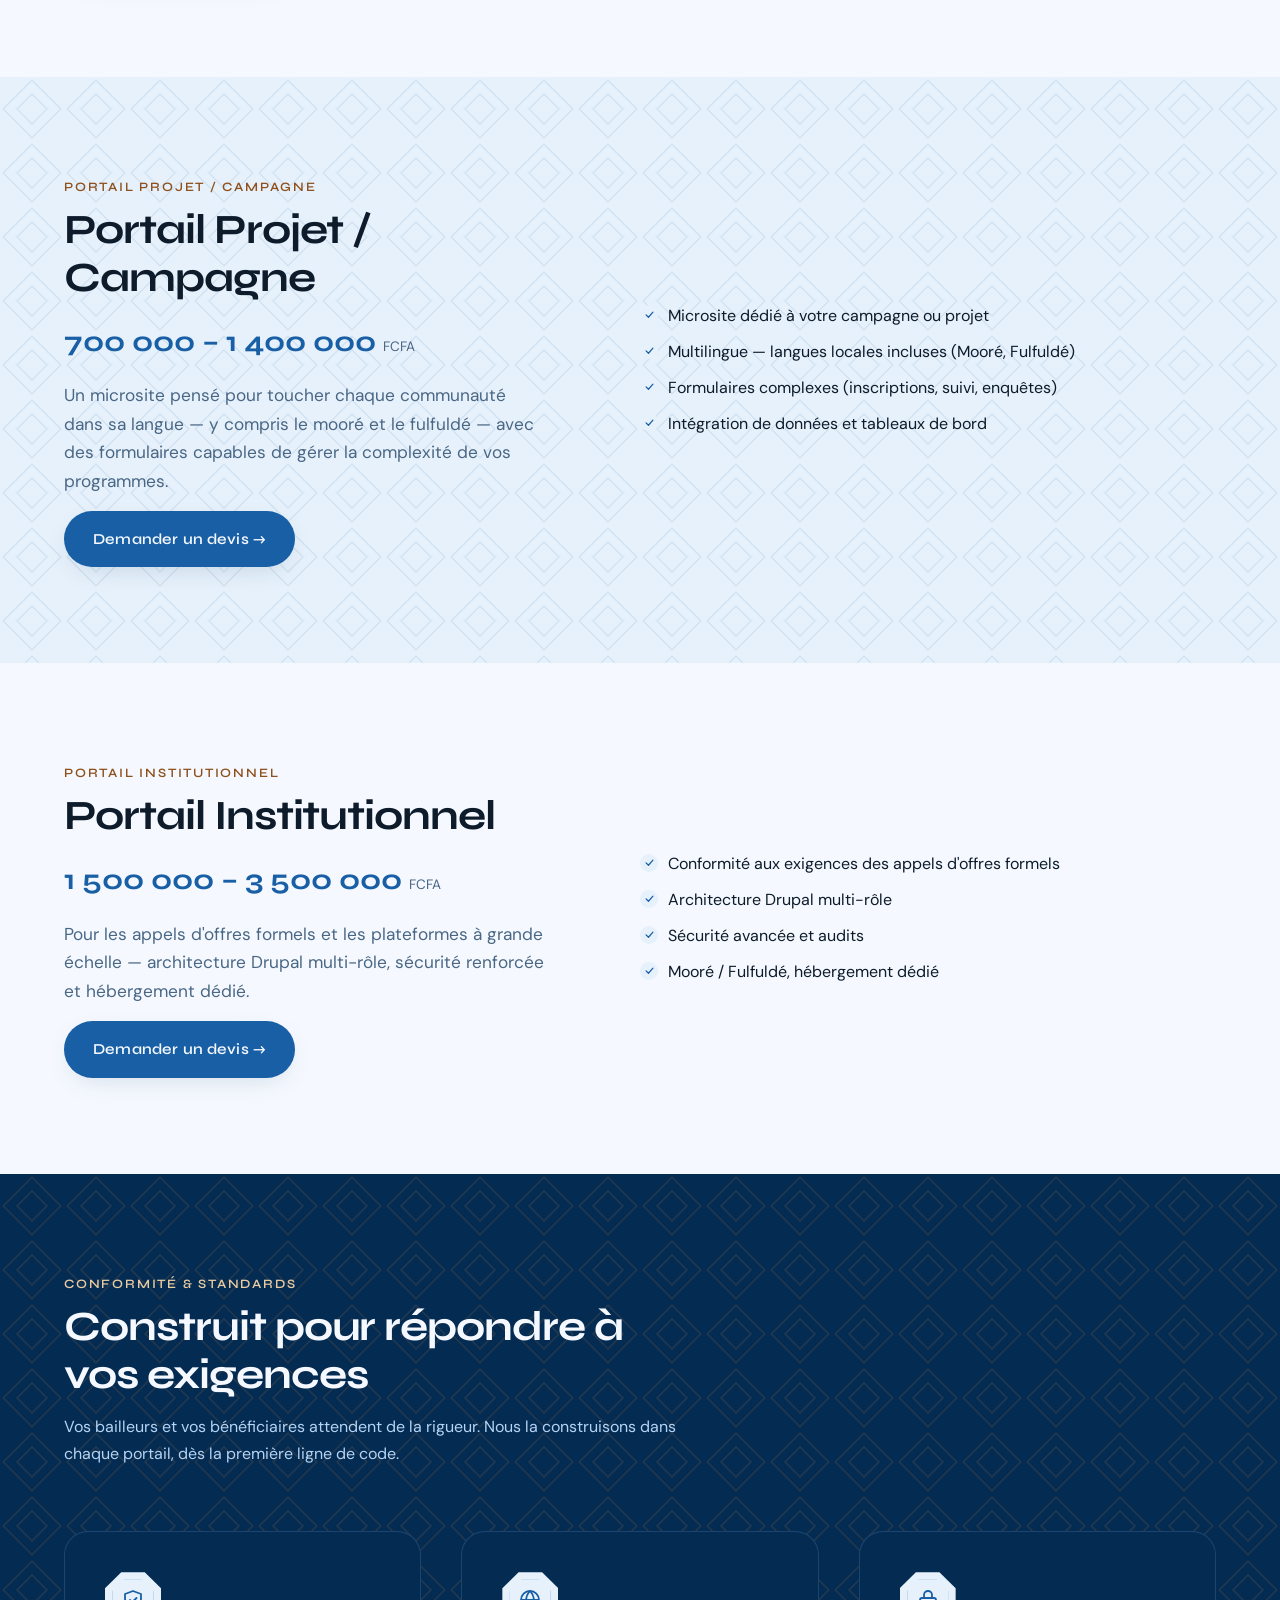
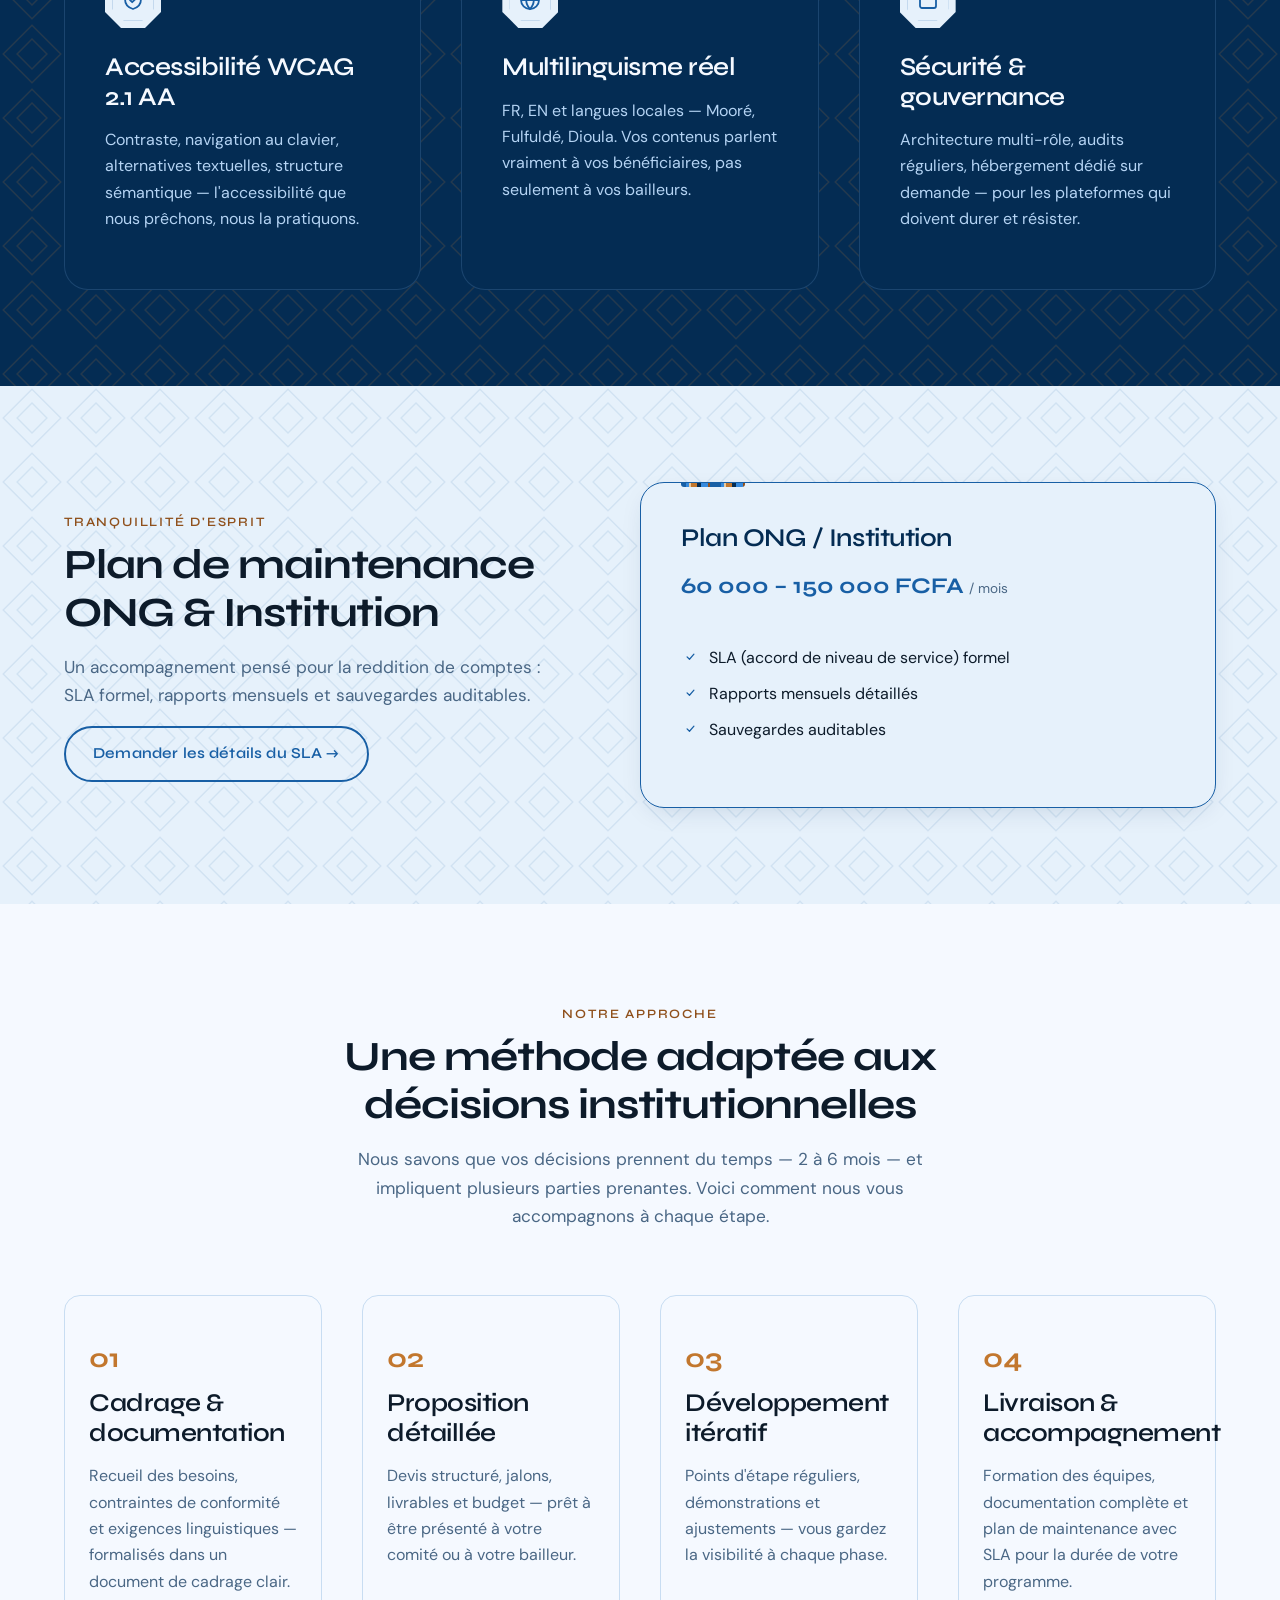
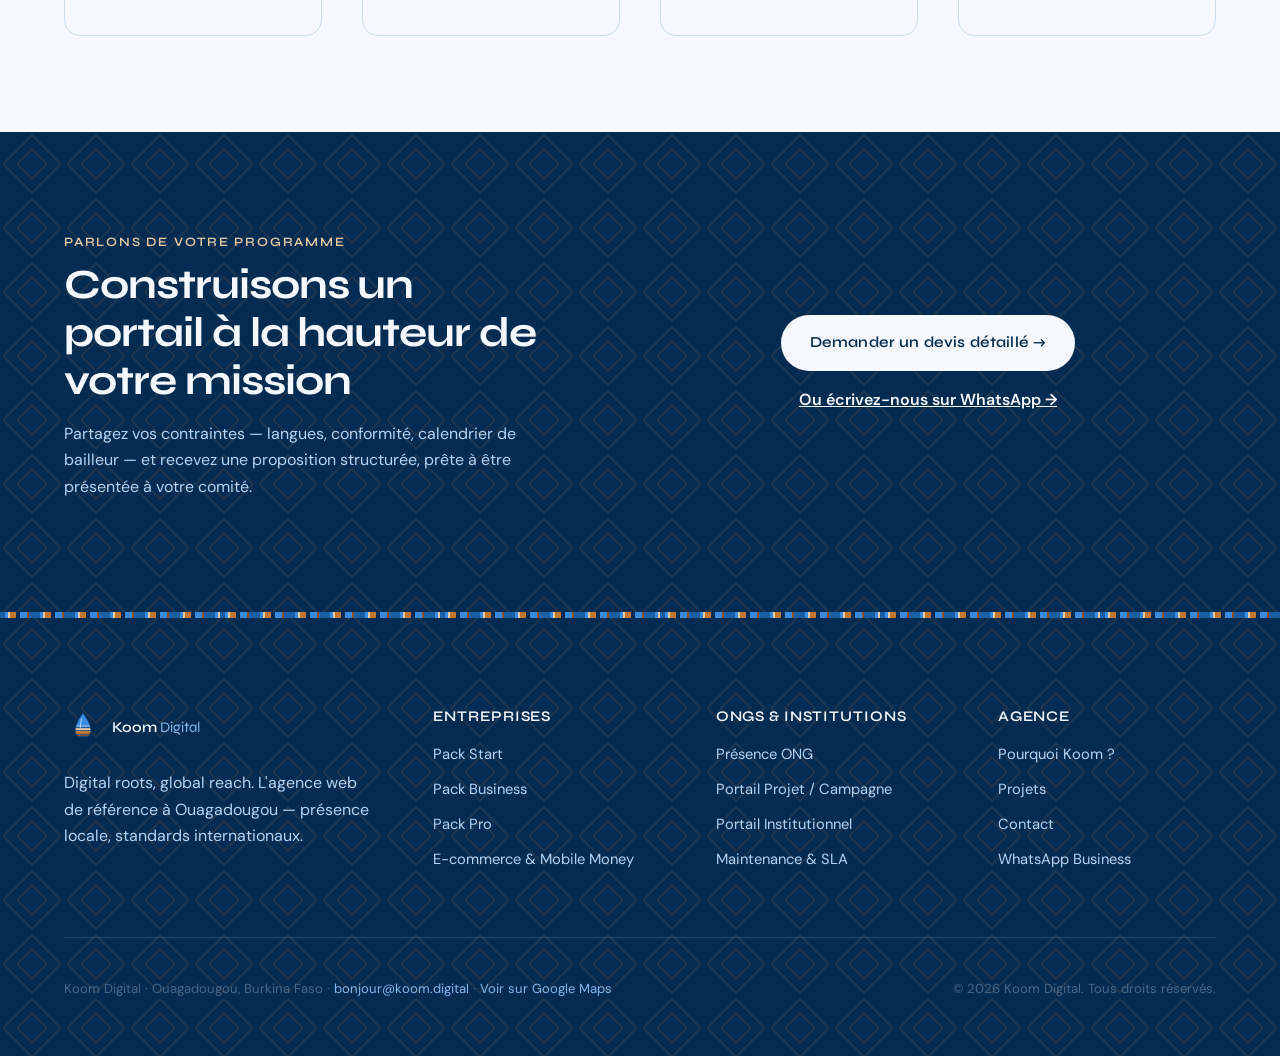
<file: ongs-institutions.html>
<!DOCTYPE html>
<html lang="fr">
<head>
  <meta charset="UTF-8">
  <meta name="viewport" content="width=device-width, initial-scale=1">
  <title>Solutions pour ONGs &amp; institutions | Koom Digital</title>
  <meta name="description" content="Portails institutionnels multilingues, Drupal certifié, accessibilité WCAG 2.1. Koom Digital accompagne les ONGs, agences internationales et institutions à Ouagadougou — Mooré, Fulfuldé, FR, EN.">
  <link rel="canonical" href="https://www.koom.digital/ongs-institutions.html">
  <link rel="alternate" hreflang="fr" href="https://www.koom.digital/ongs-institutions.html">
  <link rel="alternate" hreflang="en" href="https://www.koom.digital/en/ongs-institutions.html">
  <link rel="alternate" hreflang="x-default" href="https://www.koom.digital/ongs-institutions.html">

  <meta property="og:type" content="website">
  <meta property="og:locale" content="fr_FR">
  <meta property="og:locale:alternate" content="en_US">
  <meta property="og:site_name" content="Koom Digital">
  <meta property="og:title" content="Koom Digital — Solutions web à impact local pour ONGs et institutions">
  <meta property="og:description" content="Portails multilingues, Drupal certifié, accessibilité WCAG. Présence locale à Ouagadougou, normes internationales.">
  <meta property="og:url" content="https://www.koom.digital/ongs-institutions.html">
  <meta property="og:image" content="https://www.koom.digital/images/og-cover.jpg">
  <meta name="twitter:card" content="summary_large_image">

  <link rel="icon" type="image/svg+xml" href="images/favicon.svg">

  <link rel="preconnect" href="https://fonts.googleapis.com">
  <link rel="preconnect" href="https://fonts.gstatic.com" crossorigin>
  <link href="https://fonts.googleapis.com/css2?family=Syne:wght@500;600;700&family=DM+Sans:wght@300;400;500&display=swap" rel="stylesheet" media="print" onload="this.media='all'">
  <noscript><link href="https://fonts.googleapis.com/css2?family=Syne:wght@500;600;700&family=DM+Sans:wght@300;400;500&display=swap" rel="stylesheet"></noscript>

  <style>
    :root{--koom-navy:#042C53;--koom-deep:#0C447C;--koom-blue:#185FA5;--koom-mid:#378ADD;--koom-light:#85B7EB;--koom-pale:#B5D4F4;--koom-wash:#E6F1FB;--koom-white:#F5F9FF;--koom-text:#0D1B2A;--koom-muted:#4A6785;--koom-border:#C8DDF2;--font-display:'Syne',Georgia,serif;--font-body:'DM Sans',-apple-system,sans-serif}
    *{box-sizing:border-box}
    body{margin:0;font-family:var(--font-body);color:var(--koom-text);background:var(--koom-white);line-height:1.65}
    h1,h2,h3{font-family:var(--font-display);font-weight:700;line-height:1.15;margin:0 0 1rem}
    .site-header{position:sticky;top:0;z-index:100;background:rgba(245,249,255,.85);border-bottom:1px solid var(--koom-border)}
    .nav{display:flex;align-items:center;justify-content:space-between;gap:1.5rem;padding-block:.85rem;max-width:1200px;margin-inline:auto;padding-inline:1.5rem}
    .brand{display:inline-flex;align-items:center;gap:.6rem;font-family:var(--font-display);font-size:1.25rem;color:var(--koom-navy)}
  </style>

  <link rel="preload" href="css/style.css" as="style">
  <link rel="stylesheet" href="css/style.css" media="print" onload="this.media='all'">
  <noscript><link rel="stylesheet" href="css/style.css"></noscript>
</head>
<body>
  <a class="skip-link" href="#main">Aller au contenu principal</a>

  <!-- ============================== NAVIGATION ============================== -->
  <header class="site-header">
    <nav class="nav" aria-label="Navigation principale">
      <a class="brand" href="index.html">
        <img class="brand-mark" src="assets/koom-logo-drop.svg" alt="" aria-hidden="true" width="38" height="38">
        <span class="brand-word"><strong>Koom</strong> <span>Digital</span></span>
      </a>

      <button class="nav-toggle" type="button" aria-expanded="false" aria-controls="primary-nav" aria-label="Ouvrir le menu de navigation">
        <span></span>
      </button>

      <div class="nav-links" id="primary-nav">
        <a href="index.html">Accueil</a>
        <a href="entreprises.html">Entreprises</a>
        <a href="ongs-institutions.html" aria-current="page">ONGs &amp; Institutions</a>
        <a href="index.html#projets">Projets</a>
        <a href="index.html#histoire">À propos</a>
        <a href="contact.html">Contact</a>
        <a class="btn btn-earth" href="contact.html">Devis gratuit</a>
      </div>

      <div class="nav-actions">
        <div class="lang-toggle" role="group" aria-label="Choisir la langue / Choose language">
          <a href="ongs-institutions.html" aria-current="true" lang="fr" hreflang="fr">FR</a>
          <a href="en/ongs-institutions.html" aria-current="false" lang="en" hreflang="en">EN</a>
        </div>
      </div>
    </nav>
  </header>

  <main id="main">

    <!-- ============================== PAGE HERO ============================== -->
    <section class="page-hero page-hero--light">
      <div class="container" data-reveal>
        <p class="breadcrumb breadcrumb--on-light"><a href="index.html">Accueil</a> <span aria-hidden="true">/</span> <span>ONGs &amp; institutions</span></p>
        <span class="hero-tag-label">Pour les ONGs &amp; institutions</span>
        <h1>Solutions web à impact local</h1>
        <p>Portails multilingues, Drupal certifié, accessibilité WCAG. Présence locale, normes internationales — pour les organisations dont la mission exige confiance et rigueur documentaire.</p>
        <ul class="tag-list">
          <li class="tag tag--earth">Mooré</li>
          <li class="tag tag--earth">Fulfuldé</li>
          <li class="tag">FR</li>
          <li class="tag">EN</li>
          <li class="tag">Drupal</li>
          <li class="tag">WCAG 2.1</li>
        </ul>
        <a class="btn btn-primary" href="contact.html">Demander un devis →</a>
      </div>
    </section>

    <!-- ============================== POURQUOI NOUS ============================== -->
    <section class="stat-band">
      <div class="container" data-reveal>
        <span class="eyebrow">Une référence partagée</span>
        <p class="lead">Le même CMS utilisé par l'UNICEF, la Commission Européenne et plus de 100 gouvernements dans le monde — développé localement, pour vos réalités.</p>
        <div class="stat-logos">
          <span>UNICEF</span>
          <span>Commission Européenne</span>
          <span>100+ gouvernements</span>
          <span>Drupal certifié</span>
        </div>
      </div>
    </section>

    <!-- ============================== PORTAILS DÉTAIL ============================== -->
    <section class="section" id="ong" aria-labelledby="ong-titre">
      <div class="container">
        <div class="grid grid--pack" data-reveal>
          <div>
            <span class="eyebrow">Présence ONG</span>
            <h2 id="ong-titre">Présence ONG</h2>
            <p class="pack-price">400 000 – 600 000 <small>FCFA</small></p>
            <p class="lede">Une fondation institutionnelle solide pour présenter votre mission, vos projets et recevoir des dons en ligne — bilingue dès le départ.</p>
            <a class="btn btn-primary" href="contact.html">Demander un devis →</a>
          </div>
          <div>
            <ul class="pack-list">
              <li>Site institutionnel en français et en anglais</li>
              <li>Section dédiée à la présentation de vos projets</li>
              <li>Module de dons en ligne</li>
              <li>Accessibilité WCAG de base</li>
            </ul>
          </div>
        </div>
      </div>
    </section>

    <section class="section section--wash" id="portail" aria-labelledby="portail-titre">
      <div class="container">
        <div class="grid grid--pack" data-reveal>
          <div>
            <span class="eyebrow">Portail Projet / Campagne</span>
            <h2 id="portail-titre">Portail Projet / Campagne</h2>
            <p class="pack-price">700 000 – 1 400 000 <small>FCFA</small></p>
            <p class="lede">Un microsite pensé pour toucher chaque communauté dans sa langue — y compris le mooré et le fulfuldé — avec des formulaires capables de gérer la complexité de vos programmes.</p>
            <a class="btn btn-primary" href="contact.html">Demander un devis →</a>
          </div>
          <div>
            <ul class="pack-list">
              <li>Microsite dédié à votre campagne ou projet</li>
              <li>Multilingue — langues locales incluses (Mooré, Fulfuldé)</li>
              <li>Formulaires complexes (inscriptions, suivi, enquêtes)</li>
              <li>Intégration de données et tableaux de bord</li>
            </ul>
          </div>
        </div>
      </div>
    </section>

    <section class="section" id="institutionnel" aria-labelledby="institutionnel-titre">
      <div class="container">
        <div class="grid grid--pack" data-reveal>
          <div>
            <span class="eyebrow">Portail Institutionnel</span>
            <h2 id="institutionnel-titre">Portail Institutionnel</h2>
            <p class="pack-price">1 500 000 – 3 500 000 <small>FCFA</small></p>
            <p class="lede">Pour les appels d'offres formels et les plateformes à grande échelle — architecture Drupal multi-rôle, sécurité renforcée et hébergement dédié.</p>
            <a class="btn btn-primary" href="contact.html">Demander un devis →</a>
          </div>
          <div>
            <ul class="pack-list">
              <li>Conformité aux exigences des appels d'offres formels</li>
              <li>Architecture Drupal multi-rôle</li>
              <li>Sécurité avancée et audits</li>
              <li>Mooré / Fulfuldé, hébergement dédié</li>
            </ul>
          </div>
        </div>
      </div>
    </section>

    <!-- ============================== STANDARDS & CONFORMITÉ ============================== -->
    <section class="section section--dark" aria-labelledby="standards-titre">
      <div class="container">
        <div class="section-head" data-reveal>
          <span class="eyebrow">Conformité &amp; standards</span>
          <h2 id="standards-titre">Construit pour répondre à vos exigences</h2>
          <p>Vos bailleurs et vos bénéficiaires attendent de la rigueur. Nous la construisons dans chaque portail, dès la première ligne de code.</p>
        </div>

        <div class="grid grid--3" data-reveal-group>
          <div class="inst-card">
            <div class="card-icon" aria-hidden="true">
              <svg viewBox="0 0 24 24" fill="none"><path d="M12 3 4 6v5c0 5 3.4 8.7 8 10 4.6-1.3 8-5 8-10V6l-8-3Z" stroke="currentColor" stroke-width="1.8" stroke-linejoin="round"/><path d="m9 12 2.2 2.2L15.5 10" stroke="currentColor" stroke-width="1.8" stroke-linecap="round" stroke-linejoin="round"/></svg>
            </div>
            <h3>Accessibilité WCAG 2.1 AA</h3>
            <p>Contraste, navigation au clavier, alternatives textuelles, structure sémantique — l'accessibilité que nous prêchons, nous la pratiquons.</p>
          </div>
          <div class="inst-card">
            <div class="card-icon" aria-hidden="true">
              <svg viewBox="0 0 24 24" fill="none"><circle cx="12" cy="12" r="9" stroke="currentColor" stroke-width="1.8"/><path d="M3 12h18M12 3c2.5 2.7 3.8 6 3.8 9s-1.3 6.3-3.8 9c-2.5-2.7-3.8-6-3.8-9S9.5 5.7 12 3Z" stroke="currentColor" stroke-width="1.8"/></svg>
            </div>
            <h3>Multilinguisme réel</h3>
            <p>FR, EN et langues locales — Mooré, Fulfuldé, Dioula. Vos contenus parlent vraiment à vos bénéficiaires, pas seulement à vos bailleurs.</p>
          </div>
          <div class="inst-card">
            <div class="card-icon" aria-hidden="true">
              <svg viewBox="0 0 24 24" fill="none"><rect x="4" y="10" width="16" height="10" rx="2" stroke="currentColor" stroke-width="1.8"/><path d="M8 10V7a4 4 0 0 1 8 0v3" stroke="currentColor" stroke-width="1.8"/></svg>
            </div>
            <h3>Sécurité &amp; gouvernance</h3>
            <p>Architecture multi-rôle, audits réguliers, hébergement dédié sur demande — pour les plateformes qui doivent durer et résister.</p>
          </div>
        </div>
      </div>
    </section>

    <!-- ============================== MAINTENANCE ONG ============================== -->
    <section class="section section--wash" id="maintenance-ong" aria-labelledby="maintenance-ong-titre">
      <div class="container">
        <div class="grid grid--pack" data-reveal>
          <div>
            <span class="eyebrow">Tranquillité d'esprit</span>
            <h2 id="maintenance-ong-titre">Plan de maintenance ONG &amp; Institution</h2>
            <p class="lede">Un accompagnement pensé pour la reddition de comptes : SLA formel, rapports mensuels et sauvegardes auditables.</p>
            <a class="btn btn-outline-dark" href="contact.html">Demander les détails du SLA →</a>
          </div>
          <div class="plan-card plan-card--featured">
            <h3>Plan ONG / Institution</h3>
            <p class="plan-price">60 000 – 150 000 FCFA <small>/ mois</small></p>
            <ul class="pack-list">
              <li>SLA (accord de niveau de service) formel</li>
              <li>Rapports mensuels détaillés</li>
              <li>Sauvegardes auditables</li>
            </ul>
          </div>
        </div>
      </div>
    </section>

    <!-- ============================== PROCESSUS ============================== -->
    <section class="section" aria-labelledby="processus-titre">
      <div class="container">
        <div class="section-head section-head--center" data-reveal>
          <span class="eyebrow">Notre approche</span>
          <h2 id="processus-titre">Une méthode adaptée aux décisions institutionnelles</h2>
          <p class="lede">Nous savons que vos décisions prennent du temps — 2 à 6 mois — et impliquent plusieurs parties prenantes. Voici comment nous vous accompagnons à chaque étape.</p>
        </div>

        <div class="steps" data-reveal-group>
          <div class="step">
            <h3>Cadrage &amp; documentation</h3>
            <p>Recueil des besoins, contraintes de conformité et exigences linguistiques — formalisés dans un document de cadrage clair.</p>
          </div>
          <div class="step">
            <h3>Proposition détaillée</h3>
            <p>Devis structuré, jalons, livrables et budget — prêt à être présenté à votre comité ou à votre bailleur.</p>
          </div>
          <div class="step">
            <h3>Développement itératif</h3>
            <p>Points d'étape réguliers, démonstrations et ajustements — vous gardez la visibilité à chaque phase.</p>
          </div>
          <div class="step">
            <h3>Livraison &amp; accompagnement</h3>
            <p>Formation des équipes, documentation complète et plan de maintenance avec SLA pour la durée de votre programme.</p>
          </div>
        </div>
      </div>
    </section>

    <!-- ============================== CTA ============================== -->
    <section class="section section--dark" aria-labelledby="cta-titre">
      <div class="container">
        <div class="grid grid--pack" data-reveal>
          <div>
            <span class="eyebrow">Parlons de votre programme</span>
            <h2 id="cta-titre">Construisons un portail à la hauteur de votre mission</h2>
            <p>Partagez vos contraintes — langues, conformité, calendrier de bailleur — et recevez une proposition structurée, prête à être présentée à votre comité.</p>
          </div>
          <div class="text-center">
            <a class="btn btn-light" href="contact.html">Demander un devis détaillé →</a>
            <p class="mt-sm"><a href="https://wa.me/22600000000" class="link-on-dark">Ou écrivez-nous sur WhatsApp →</a></p>
          </div>
        </div>
      </div>
    </section>
  </main>

  <!-- ============================== FOOTER ============================== -->
  <footer class="site-footer">
    <div class="container">
      <div class="footer-grid">
        <div class="footer-brand">
          <a class="brand" href="index.html">
            <img class="brand-mark" src="assets/koom-logo-drop.svg" alt="" aria-hidden="true" width="38" height="38">
            <span class="brand-word"><strong>Koom</strong> <span>Digital</span></span>
          </a>
          <p>Digital roots, global reach. L'agence web de référence à Ouagadougou — présence locale, standards internationaux.</p>
        </div>

        <div>
          <h4>Entreprises</h4>
          <ul>
            <li><a href="entreprises.html#start">Pack Start</a></li>
            <li><a href="entreprises.html#business">Pack Business</a></li>
            <li><a href="entreprises.html#pro">Pack Pro</a></li>
            <li><a href="entreprises.html#ecommerce">E-commerce &amp; Mobile Money</a></li>
          </ul>
        </div>

        <div>
          <h4>ONGs &amp; institutions</h4>
          <ul>
            <li><a href="ongs-institutions.html#ong">Présence ONG</a></li>
            <li><a href="ongs-institutions.html#portail">Portail Projet / Campagne</a></li>
            <li><a href="ongs-institutions.html#institutionnel">Portail Institutionnel</a></li>
            <li><a href="ongs-institutions.html#maintenance-ong">Maintenance &amp; SLA</a></li>
          </ul>
        </div>

        <div>
          <h4>Agence</h4>
          <ul>
            <li><a href="index.html#histoire">Pourquoi Koom ?</a></li>
            <li><a href="index.html#projets">Projets</a></li>
            <li><a href="contact.html">Contact</a></li>
            <li><a href="https://wa.me/22600000000">WhatsApp Business</a></li>
          </ul>
        </div>
      </div>

      <div class="footer-bottom">
        <p>Koom Digital · Ouagadougou, Burkina Faso · <a href="mailto:bonjour@koom.digital">bonjour@koom.digital</a> · <a href="https://www.google.com/maps/search/?api=1&amp;query=Koom+Digital+Ouagadougou">Voir sur Google Maps</a></p>
        <p>© <span data-year>2026</span> Koom Digital. Tous droits réservés.</p>
      </div>
    </div>
  </footer>

  <a class="whatsapp-float" href="https://wa.me/22600000000" aria-label="Discuter avec Koom Digital sur WhatsApp">
    <svg viewBox="0 0 32 32" aria-hidden="true" fill="currentColor"><path d="M16.04 3C9.4 3 4 8.4 4 15.04c0 2.23.6 4.4 1.74 6.31L4 29l7.84-1.7a12 12 0 0 0 4.2.76c6.64 0 12.04-5.4 12.04-12.04C28.08 8.4 22.68 3 16.04 3Zm0 21.9c-1.4 0-2.78-.37-4-.99l-.29-.16-4.65 1 1.02-4.53-.18-.3a9.86 9.86 0 0 1-1.5-5.28c0-5.46 4.45-9.9 9.9-9.9 5.27 0 9.6 4.34 9.6 9.9 0 5.47-4.43 9.9-9.9 9.9Zm5.43-7.4c-.3-.15-1.76-.87-2.03-.97-.27-.1-.47-.15-.67.15-.2.3-.77.97-.94 1.17-.17.2-.35.22-.65.07-.3-.15-1.25-.46-2.38-1.46-.88-.78-1.47-1.75-1.65-2.05-.17-.3-.02-.46.13-.61.13-.13.3-.35.45-.52.15-.17.2-.3.3-.5.1-.2.05-.37-.02-.52-.07-.15-.67-1.62-.92-2.21-.24-.58-.49-.5-.67-.51h-.57c-.2 0-.52.07-.79.37-.27.3-1.04 1.02-1.04 2.48s1.07 2.88 1.22 3.08c.15.2 2.1 3.2 5.08 4.49.71.3 1.26.49 1.7.63.71.22 1.36.19 1.87.12.57-.09 1.76-.72 2-1.41.25-.7.25-1.3.17-1.42-.07-.13-.27-.2-.57-.35Z"/></svg>
    <span>WhatsApp</span>
  </a>

  <script src="js/main.js" defer></script>
</body>
</html>
</file>
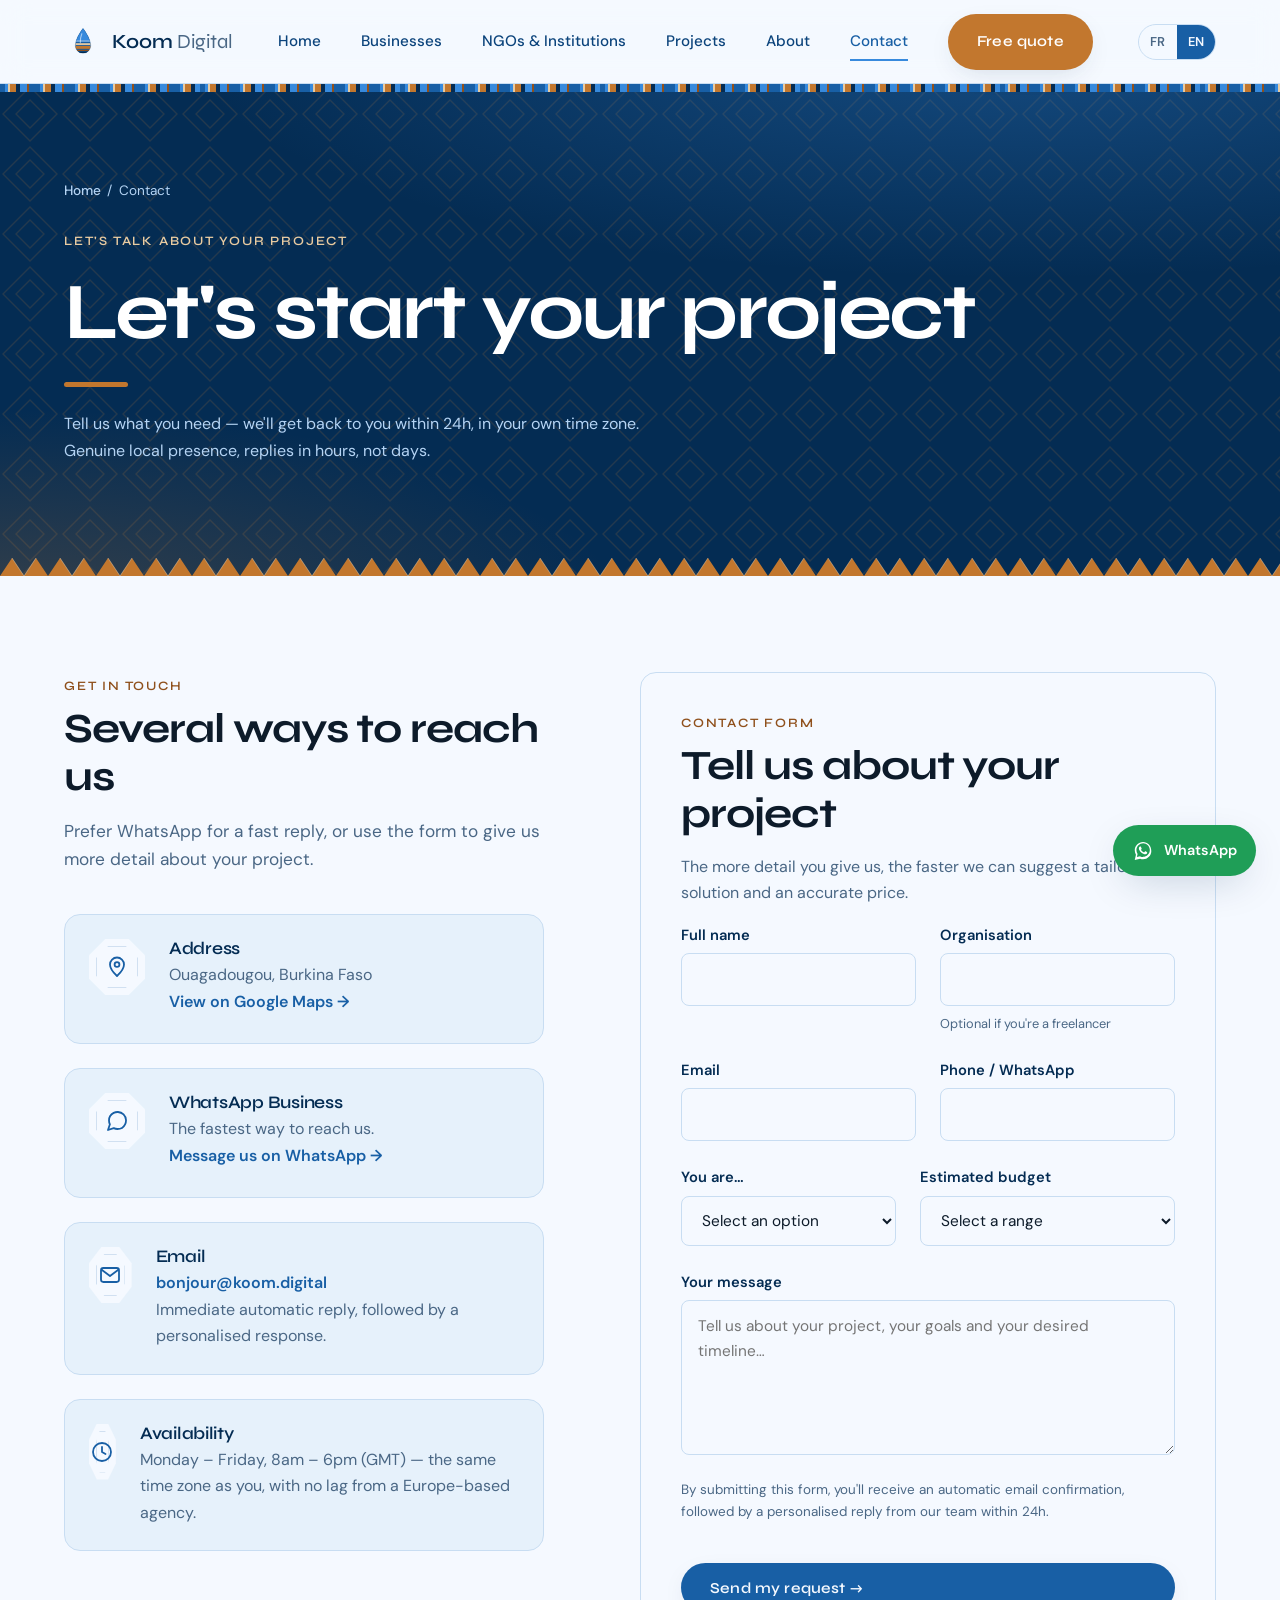
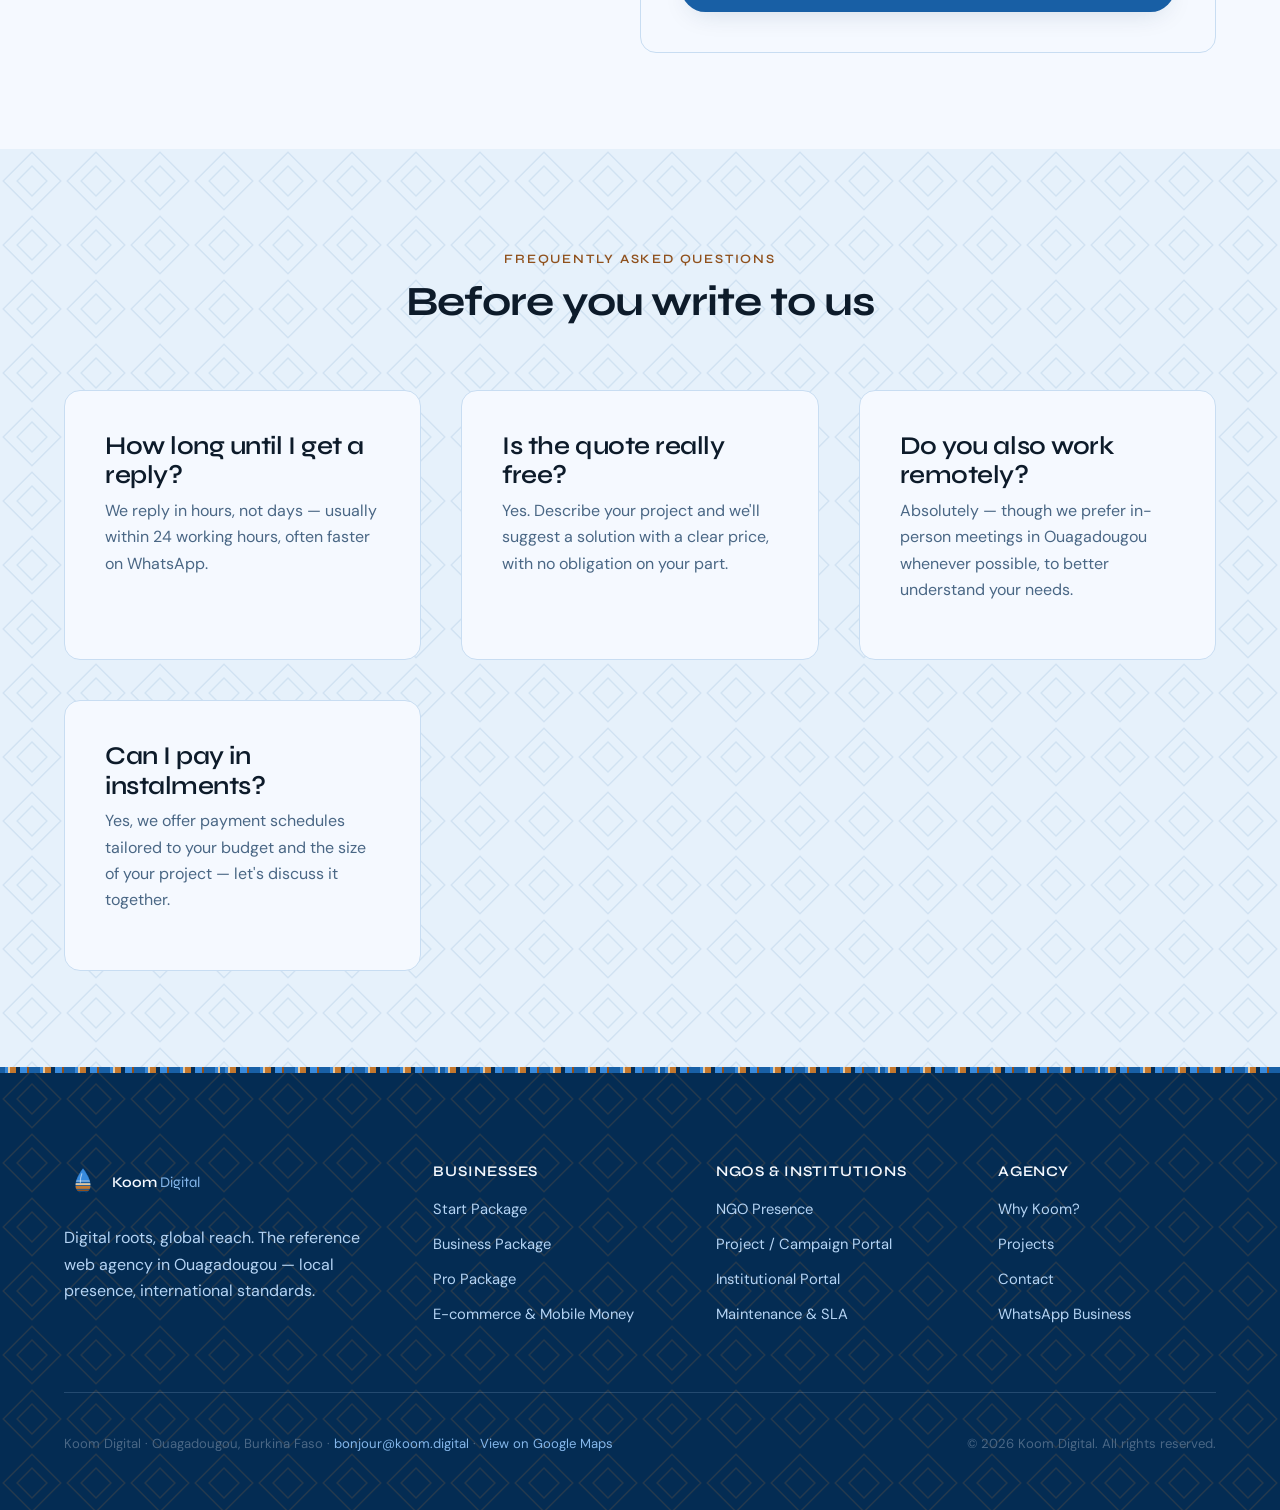
<file: en/contact.html>
<!DOCTYPE html>
<html lang="en">
<head>
  <meta charset="UTF-8">
  <meta name="viewport" content="width=device-width, initial-scale=1">
  <title>Contact — Request your free quote | Koom Digital</title>
  <meta name="description" content="Contact Koom Digital in Ouagadougou for a free quote. Fast reply via WhatsApp, email or in person — same time zone, genuine local presence.">
  <link rel="canonical" href="https://www.koom.digital/en/contact.html">
  <link rel="alternate" hreflang="fr" href="https://www.koom.digital/contact.html">
  <link rel="alternate" hreflang="en" href="https://www.koom.digital/en/contact.html">
  <link rel="alternate" hreflang="x-default" href="https://www.koom.digital/contact.html">

  <meta property="og:type" content="website">
  <meta property="og:locale" content="en_US">
  <meta property="og:locale:alternate" content="fr_FR">
  <meta property="og:site_name" content="Koom Digital">
  <meta property="og:title" content="Contact Koom Digital — free quote within 24h">
  <meta property="og:description" content="Local presence in Ouagadougou, replies in your time zone. Write to us on WhatsApp, by email, or via the form.">
  <meta property="og:url" content="https://www.koom.digital/en/contact.html">
  <meta property="og:image" content="https://www.koom.digital/images/og-cover.jpg">
  <meta name="twitter:card" content="summary_large_image">

  <link rel="icon" type="image/svg+xml" href="../images/favicon.svg">

  <link rel="preconnect" href="https://fonts.googleapis.com">
  <link rel="preconnect" href="https://fonts.gstatic.com" crossorigin>
  <link href="https://fonts.googleapis.com/css2?family=Syne:wght@500;600;700&family=DM+Sans:wght@300;400;500&display=swap" rel="stylesheet" media="print" onload="this.media='all'">
  <noscript><link href="https://fonts.googleapis.com/css2?family=Syne:wght@500;600;700&family=DM+Sans:wght@300;400;500&display=swap" rel="stylesheet"></noscript>

  <style>
    :root{--koom-navy:#042C53;--koom-deep:#0C447C;--koom-blue:#185FA5;--koom-mid:#378ADD;--koom-light:#85B7EB;--koom-pale:#B5D4F4;--koom-wash:#E6F1FB;--koom-white:#F5F9FF;--koom-text:#0D1B2A;--koom-muted:#4A6785;--koom-border:#C8DDF2;--font-display:'Syne',Georgia,serif;--font-body:'DM Sans',-apple-system,sans-serif}
    *{box-sizing:border-box}
    body{margin:0;font-family:var(--font-body);color:var(--koom-text);background:var(--koom-white);line-height:1.65}
    h1,h2,h3{font-family:var(--font-display);font-weight:700;line-height:1.15;margin:0 0 1rem}
    .site-header{position:sticky;top:0;z-index:100;background:rgba(245,249,255,.85);border-bottom:1px solid var(--koom-border)}
    .nav{display:flex;align-items:center;justify-content:space-between;gap:1.5rem;padding-block:.85rem;max-width:1200px;margin-inline:auto;padding-inline:1.5rem}
    .brand{display:inline-flex;align-items:center;gap:.6rem;font-family:var(--font-display);font-size:1.25rem;color:var(--koom-navy)}
    .page-hero{background:linear-gradient(160deg,var(--koom-navy),var(--koom-deep));color:var(--koom-wash);padding-block:4rem}
  </style>

  <link rel="preload" href="../css/style.css" as="style">
  <link rel="stylesheet" href="../css/style.css" media="print" onload="this.media='all'">
  <noscript><link rel="stylesheet" href="../css/style.css"></noscript>
</head>
<body>
  <a class="skip-link" href="#main">Skip to main content</a>

  <!-- ============================== NAVIGATION ============================== -->
  <header class="site-header">
    <nav class="nav" aria-label="Main navigation">
      <a class="brand" href="index.html">
        <img class="brand-mark" src="../assets/koom-logo-drop.svg" alt="" aria-hidden="true" width="38" height="38">
        <span class="brand-word"><strong>Koom</strong> <span>Digital</span></span>
      </a>

      <button class="nav-toggle" type="button" aria-expanded="false" aria-controls="primary-nav" aria-label="Open navigation menu">
        <span></span>
      </button>

      <div class="nav-links" id="primary-nav">
        <a href="index.html">Home</a>
        <a href="entreprises.html">Businesses</a>
        <a href="ongs-institutions.html">NGOs &amp; Institutions</a>
        <a href="index.html#projects">Projects</a>
        <a href="index.html#story">About</a>
        <a href="contact.html" aria-current="page">Contact</a>
        <a class="btn btn-earth" href="contact.html">Free quote</a>
      </div>

      <div class="nav-actions">
        <div class="lang-toggle" role="group" aria-label="Choose language / Choisir la langue">
          <a href="../contact.html" aria-current="false" lang="fr" hreflang="fr">FR</a>
          <a href="contact.html" aria-current="true" lang="en" hreflang="en">EN</a>
        </div>
      </div>
    </nav>
  </header>

  <main id="main">

    <!-- ============================== PAGE HERO ============================== -->
    <section class="cover">
      <div class="container" data-reveal>
        <p class="breadcrumb"><a href="index.html">Home</a> <span aria-hidden="true">/</span> <span>Contact</span></p>
        <span class="eyebrow">Let's talk about your project</span>
        <h1>Let's start your project</h1>
        <div class="accent-rule" aria-hidden="true"></div>
        <p>Tell us what you need — we'll get back to you within 24h, in your own time zone. Genuine local presence, replies in hours, not days.</p>
      </div>
    </section>

    <!-- ============================== CONTACT ============================== -->
    <section class="section" aria-labelledby="contact-title">
      <div class="container">
        <div class="grid grid--pack grid--pack--start">

          <div data-reveal>
            <span class="eyebrow">Get in touch</span>
            <h2 id="contact-title">Several ways to reach us</h2>
            <p class="lede">Prefer WhatsApp for a fast reply, or use the form to give us more detail about your project.</p>

            <div class="contact-info">
              <div class="contact-item">
                <div class="card-icon" aria-hidden="true">
                  <svg viewBox="0 0 24 24" fill="none"><path d="M12 21s7-6.5 7-11.5A7 7 0 0 0 5 9.5C5 14.5 12 21 12 21Z" stroke="currentColor" stroke-width="1.8" stroke-linejoin="round"/><circle cx="12" cy="9.5" r="2.4" stroke="currentColor" stroke-width="1.8"/></svg>
                </div>
                <div>
                  <h4>Address</h4>
                  <p>Ouagadougou, Burkina Faso<br><a href="https://www.google.com/maps/search/?api=1&amp;query=Koom+Digital+Ouagadougou">View on Google Maps →</a></p>
                </div>
              </div>

              <div class="contact-item">
                <div class="card-icon" aria-hidden="true">
                  <svg viewBox="0 0 24 24" fill="none" stroke="currentColor" stroke-width="1.8"><path d="M21 11.5a8.38 8.38 0 0 1-.9 3.8 8.5 8.5 0 0 1-7.6 4.7 8.38 8.38 0 0 1-3.8-.9L3 21l1.9-5.7a8.38 8.38 0 0 1-.9-3.8 8.5 8.5 0 0 1 4.7-7.6 8.38 8.38 0 0 1 3.8-.9h.5a8.48 8.48 0 0 1 8 8v.5Z" stroke-linecap="round" stroke-linejoin="round"/></svg>
                </div>
                <div>
                  <h4>WhatsApp Business</h4>
                  <p>The fastest way to reach us.<br><a href="https://wa.me/22600000000">Message us on WhatsApp →</a></p>
                </div>
              </div>

              <div class="contact-item">
                <div class="card-icon" aria-hidden="true">
                  <svg viewBox="0 0 24 24" fill="none"><rect x="3" y="5" width="18" height="14" rx="2.4" stroke="currentColor" stroke-width="1.8"/><path d="m4 7 8 6 8-6" stroke="currentColor" stroke-width="1.8" stroke-linecap="round" stroke-linejoin="round"/></svg>
                </div>
                <div>
                  <h4>Email</h4>
                  <p><a href="mailto:bonjour@koom.digital">bonjour@koom.digital</a><br>Immediate automatic reply, followed by a personalised response.</p>
                </div>
              </div>

              <div class="contact-item">
                <div class="card-icon" aria-hidden="true">
                  <svg viewBox="0 0 24 24" fill="none"><circle cx="12" cy="12" r="9" stroke="currentColor" stroke-width="1.8"/><path d="M12 7v5l3.5 2" stroke="currentColor" stroke-width="1.8" stroke-linecap="round" stroke-linejoin="round"/></svg>
                </div>
                <div>
                  <h4>Availability</h4>
                  <p>Monday – Friday, 8am – 6pm (GMT) — the same time zone as you, with no lag from a Europe-based agency.</p>
                </div>
              </div>
            </div>
          </div>

          <div data-reveal>
            <div class="card">
              <span class="eyebrow">Contact form</span>
              <h2 class="mt-0">Tell us about your project</h2>
              <p>The more detail you give us, the faster we can suggest a tailored solution and an accurate price.</p>

              <form class="form-grid" data-contact-form data-success-message="Thank you! Your message has been sent. You'll receive an automatic email confirmation, followed by a personalised reply from our team within 24h." class="mt-md" novalidate>
                <p class="form-status" role="alert" aria-live="polite"></p>

                <div class="field field-honeypot" aria-hidden="true">
                  <label for="hp-societe">Do not fill in this field</label>
                  <input type="text" id="hp-societe" name="societe_web" tabindex="-1" autocomplete="off">
                </div>

                <div class="form-row">
                  <div class="field">
                    <label for="nom">Full name</label>
                    <input type="text" id="nom" name="nom" required autocomplete="name">
                  </div>
                  <div class="field">
                    <label for="organisation">Organisation</label>
                    <input type="text" id="organisation" name="organisation" autocomplete="organization">
                    <span class="hint">Optional if you're a freelancer</span>
                  </div>
                </div>

                <div class="form-row">
                  <div class="field">
                    <label for="email">Email</label>
                    <input type="email" id="email" name="email" required autocomplete="email">
                  </div>
                  <div class="field">
                    <label for="telephone">Phone / WhatsApp</label>
                    <input type="tel" id="telephone" name="telephone" autocomplete="tel">
                  </div>
                </div>

                <div class="form-row">
                  <div class="field">
                    <label for="type">You are…</label>
                    <select id="type" name="type" required>
                      <option value="">Select an option</option>
                      <option value="entreprise">Business</option>
                      <option value="ong">NGO</option>
                      <option value="institution">Institution</option>
                    </select>
                  </div>
                  <div class="field">
                    <label for="budget">Estimated budget</label>
                    <select id="budget" name="budget">
                      <option value="">Select a range</option>
                      <option value="moins-200k">Less than 200,000 FCFA</option>
                      <option value="200k-600k">200,000 – 600,000 FCFA</option>
                      <option value="600k-1.5m">600,000 – 1,500,000 FCFA</option>
                      <option value="plus-1.5m">More than 1,500,000 FCFA</option>
                      <option value="a-definir">Let's define it together</option>
                    </select>
                  </div>
                </div>

                <div class="field">
                  <label for="message">Your message</label>
                  <textarea id="message" name="message" rows="5" required placeholder="Tell us about your project, your goals and your desired timeline…"></textarea>
                </div>

                <p class="form-note">By submitting this form, you'll receive an automatic email confirmation, followed by a personalised reply from our team within 24h.</p>

                <button class="btn btn-primary" type="submit">Send my request →</button>
              </form>
            </div>
          </div>
        </div>
      </div>
    </section>

    <!-- ============================== FAQ ============================== -->
    <section class="section section--wash" aria-labelledby="faq-title">
      <div class="container">
        <div class="section-head section-head--center" data-reveal>
          <span class="eyebrow">Frequently asked questions</span>
          <h2 id="faq-title">Before you write to us</h2>
        </div>

        <div class="grid grid--2" data-reveal-group>
          <div class="card">
            <h3>How long until I get a reply?</h3>
            <p>We reply in hours, not days — usually within 24 working hours, often faster on WhatsApp.</p>
          </div>
          <div class="card">
            <h3>Is the quote really free?</h3>
            <p>Yes. Describe your project and we'll suggest a solution with a clear price, with no obligation on your part.</p>
          </div>
          <div class="card">
            <h3>Do you also work remotely?</h3>
            <p>Absolutely — though we prefer in-person meetings in Ouagadougou whenever possible, to better understand your needs.</p>
          </div>
          <div class="card">
            <h3>Can I pay in instalments?</h3>
            <p>Yes, we offer payment schedules tailored to your budget and the size of your project — let's discuss it together.</p>
          </div>
        </div>
      </div>
    </section>
  </main>

  <!-- ============================== FOOTER ============================== -->
  <footer class="site-footer">
    <div class="container">
      <div class="footer-grid">
        <div class="footer-brand">
          <a class="brand" href="index.html">
            <img class="brand-mark" src="../assets/koom-logo-drop.svg" alt="" aria-hidden="true" width="38" height="38">
            <span class="brand-word"><strong>Koom</strong> <span>Digital</span></span>
          </a>
          <p>Digital roots, global reach. The reference web agency in Ouagadougou — local presence, international standards.</p>
        </div>

        <div>
          <h4>Businesses</h4>
          <ul>
            <li><a href="entreprises.html#start">Start Package</a></li>
            <li><a href="entreprises.html#business">Business Package</a></li>
            <li><a href="entreprises.html#pro">Pro Package</a></li>
            <li><a href="entreprises.html#ecommerce">E-commerce &amp; Mobile Money</a></li>
          </ul>
        </div>

        <div>
          <h4>NGOs &amp; institutions</h4>
          <ul>
            <li><a href="ongs-institutions.html#ngo">NGO Presence</a></li>
            <li><a href="ongs-institutions.html#portal">Project / Campaign Portal</a></li>
            <li><a href="ongs-institutions.html#institutional">Institutional Portal</a></li>
            <li><a href="ongs-institutions.html#ngo-maintenance">Maintenance &amp; SLA</a></li>
          </ul>
        </div>

        <div>
          <h4>Agency</h4>
          <ul>
            <li><a href="index.html#story">Why Koom?</a></li>
            <li><a href="index.html#projects">Projects</a></li>
            <li><a href="contact.html">Contact</a></li>
            <li><a href="https://wa.me/22600000000">WhatsApp Business</a></li>
          </ul>
        </div>
      </div>

      <div class="footer-bottom">
        <p>Koom Digital · Ouagadougou, Burkina Faso · <a href="mailto:bonjour@koom.digital">bonjour@koom.digital</a> · <a href="https://www.google.com/maps/search/?api=1&amp;query=Koom+Digital+Ouagadougou">View on Google Maps</a></p>
        <p>© <span data-year>2026</span> Koom Digital. All rights reserved.</p>
      </div>
    </div>
  </footer>

  <a class="whatsapp-float" href="https://wa.me/22600000000" aria-label="Chat with Koom Digital on WhatsApp">
    <svg viewBox="0 0 32 32" aria-hidden="true" fill="currentColor"><path d="M16.04 3C9.4 3 4 8.4 4 15.04c0 2.23.6 4.4 1.74 6.31L4 29l7.84-1.7a12 12 0 0 0 4.2.76c6.64 0 12.04-5.4 12.04-12.04C28.08 8.4 22.68 3 16.04 3Zm0 21.9c-1.4 0-2.78-.37-4-.99l-.29-.16-4.65 1 1.02-4.53-.18-.3a9.86 9.86 0 0 1-1.5-5.28c0-5.46 4.45-9.9 9.9-9.9 5.27 0 9.6 4.34 9.6 9.9 0 5.47-4.43 9.9-9.9 9.9Zm5.43-7.4c-.3-.15-1.76-.87-2.03-.97-.27-.1-.47-.15-.67.15-.2.3-.77.97-.94 1.17-.17.2-.35.22-.65.07-.3-.15-1.25-.46-2.38-1.46-.88-.78-1.47-1.75-1.65-2.05-.17-.3-.02-.46.13-.61.13-.13.3-.35.45-.52.15-.17.2-.3.3-.5.1-.2.05-.37-.02-.52-.07-.15-.67-1.62-.92-2.21-.24-.58-.49-.5-.67-.51h-.57c-.2 0-.52.07-.79.37-.27.3-1.04 1.02-1.04 2.48s1.07 2.88 1.22 3.08c.15.2 2.1 3.2 5.08 4.49.71.3 1.26.49 1.7.63.71.22 1.36.19 1.87.12.57-.09 1.76-.72 2-1.41.25-.7.25-1.3.17-1.42-.07-.13-.27-.2-.57-.35Z"/></svg>
    <span>WhatsApp</span>
  </a>

  <script src="../js/main.js" defer></script>
</body>
</html>
</file>
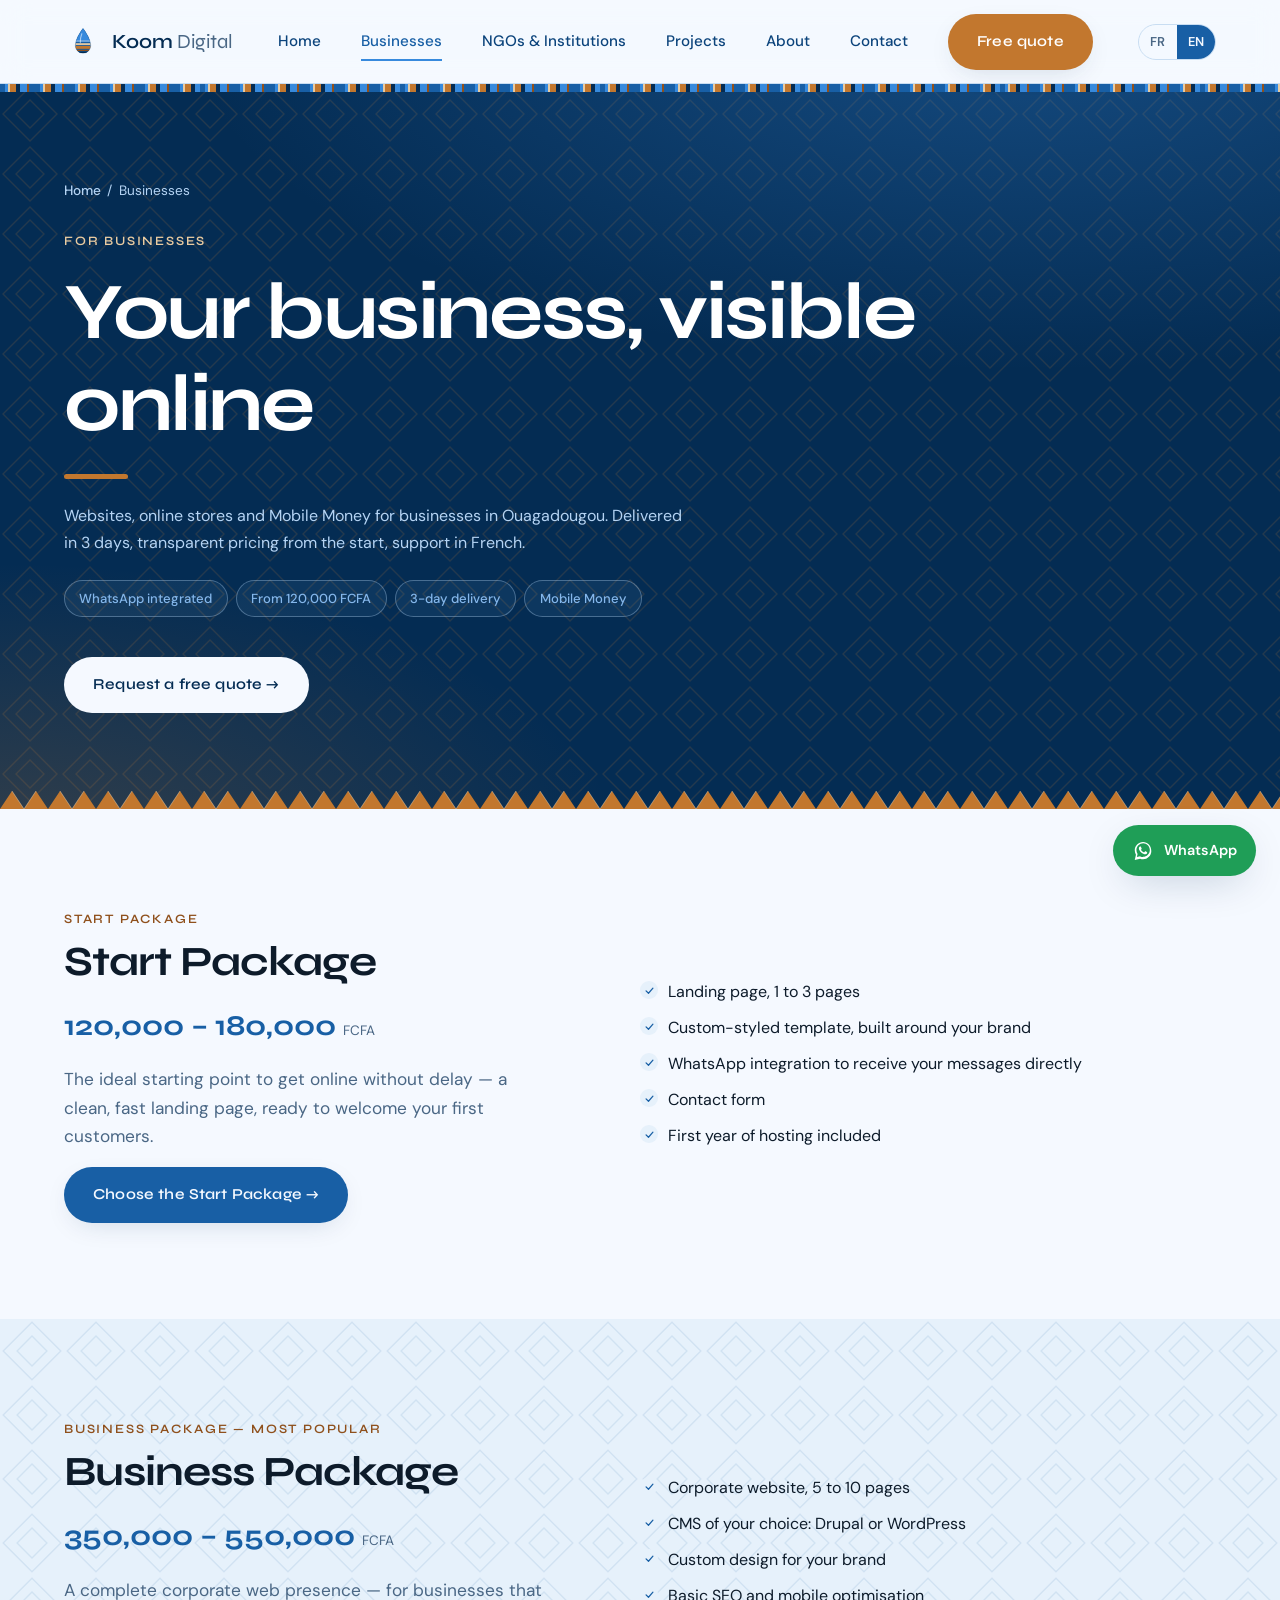
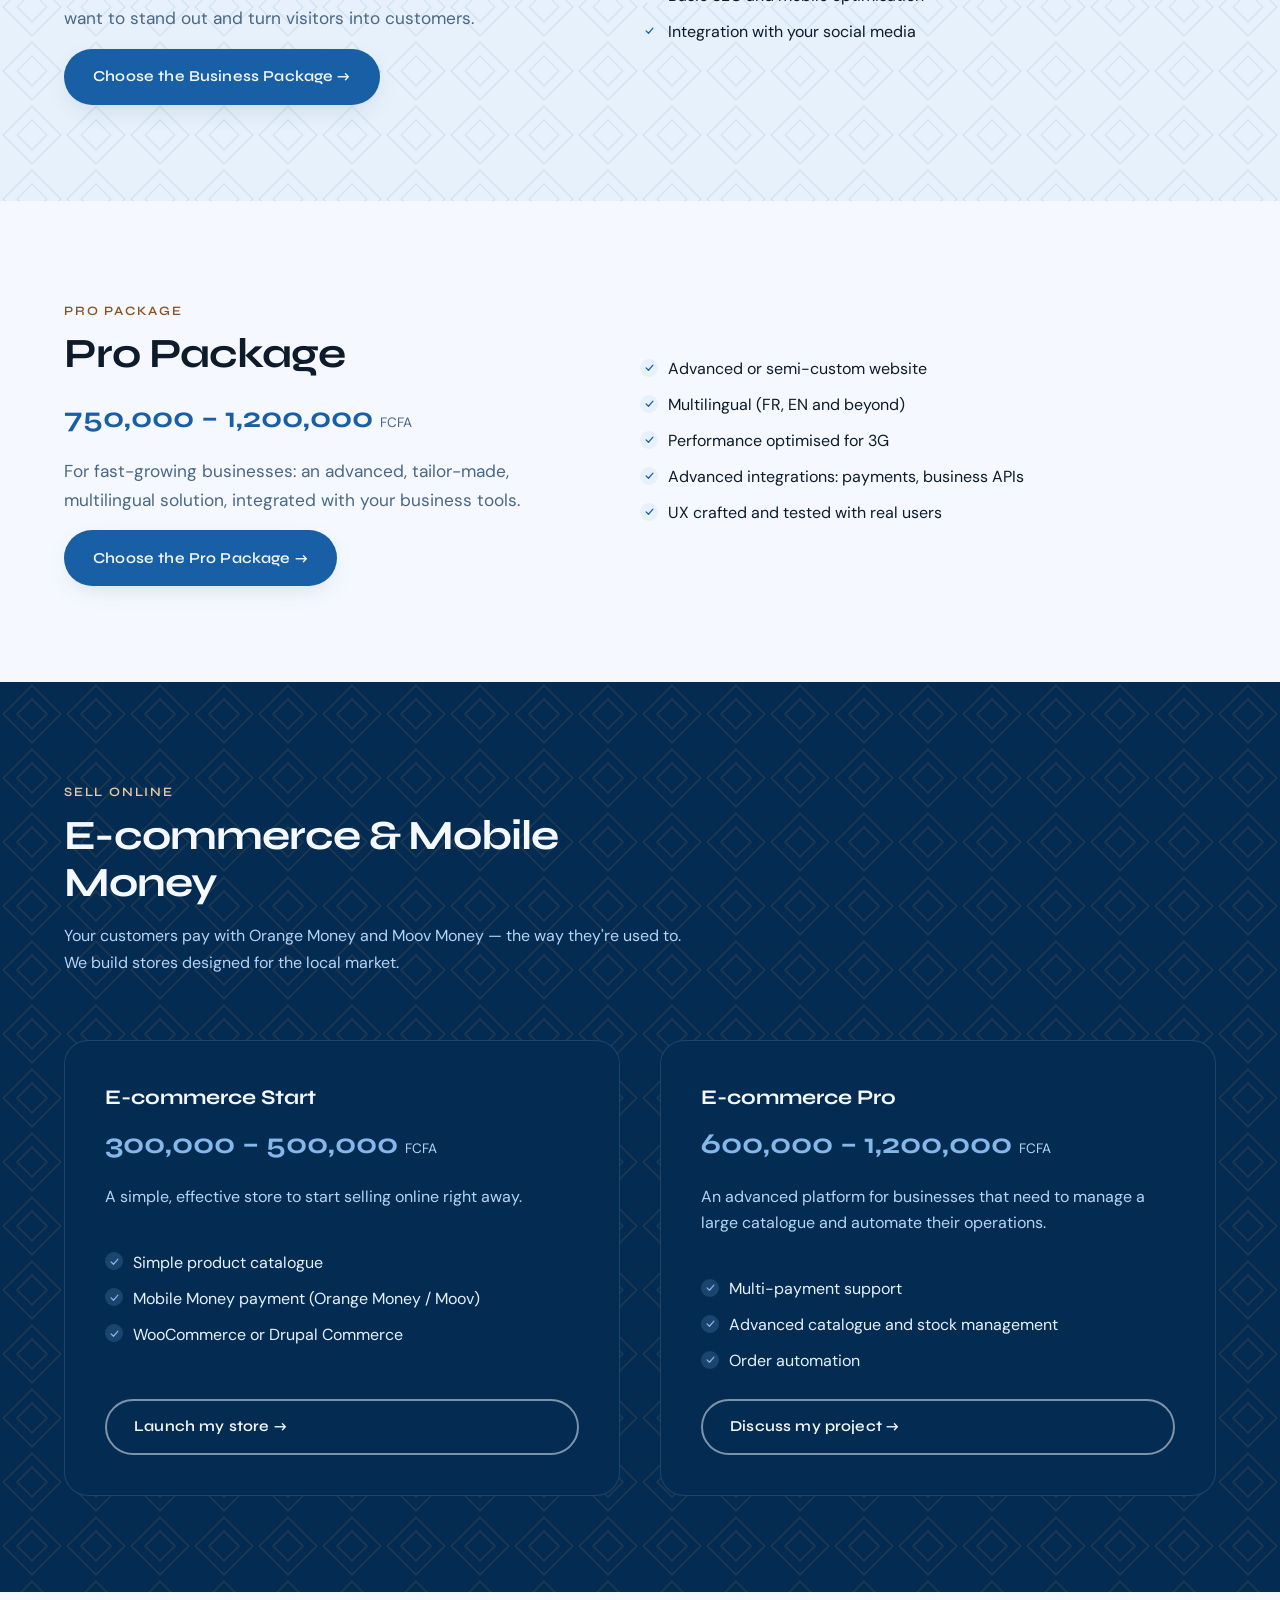
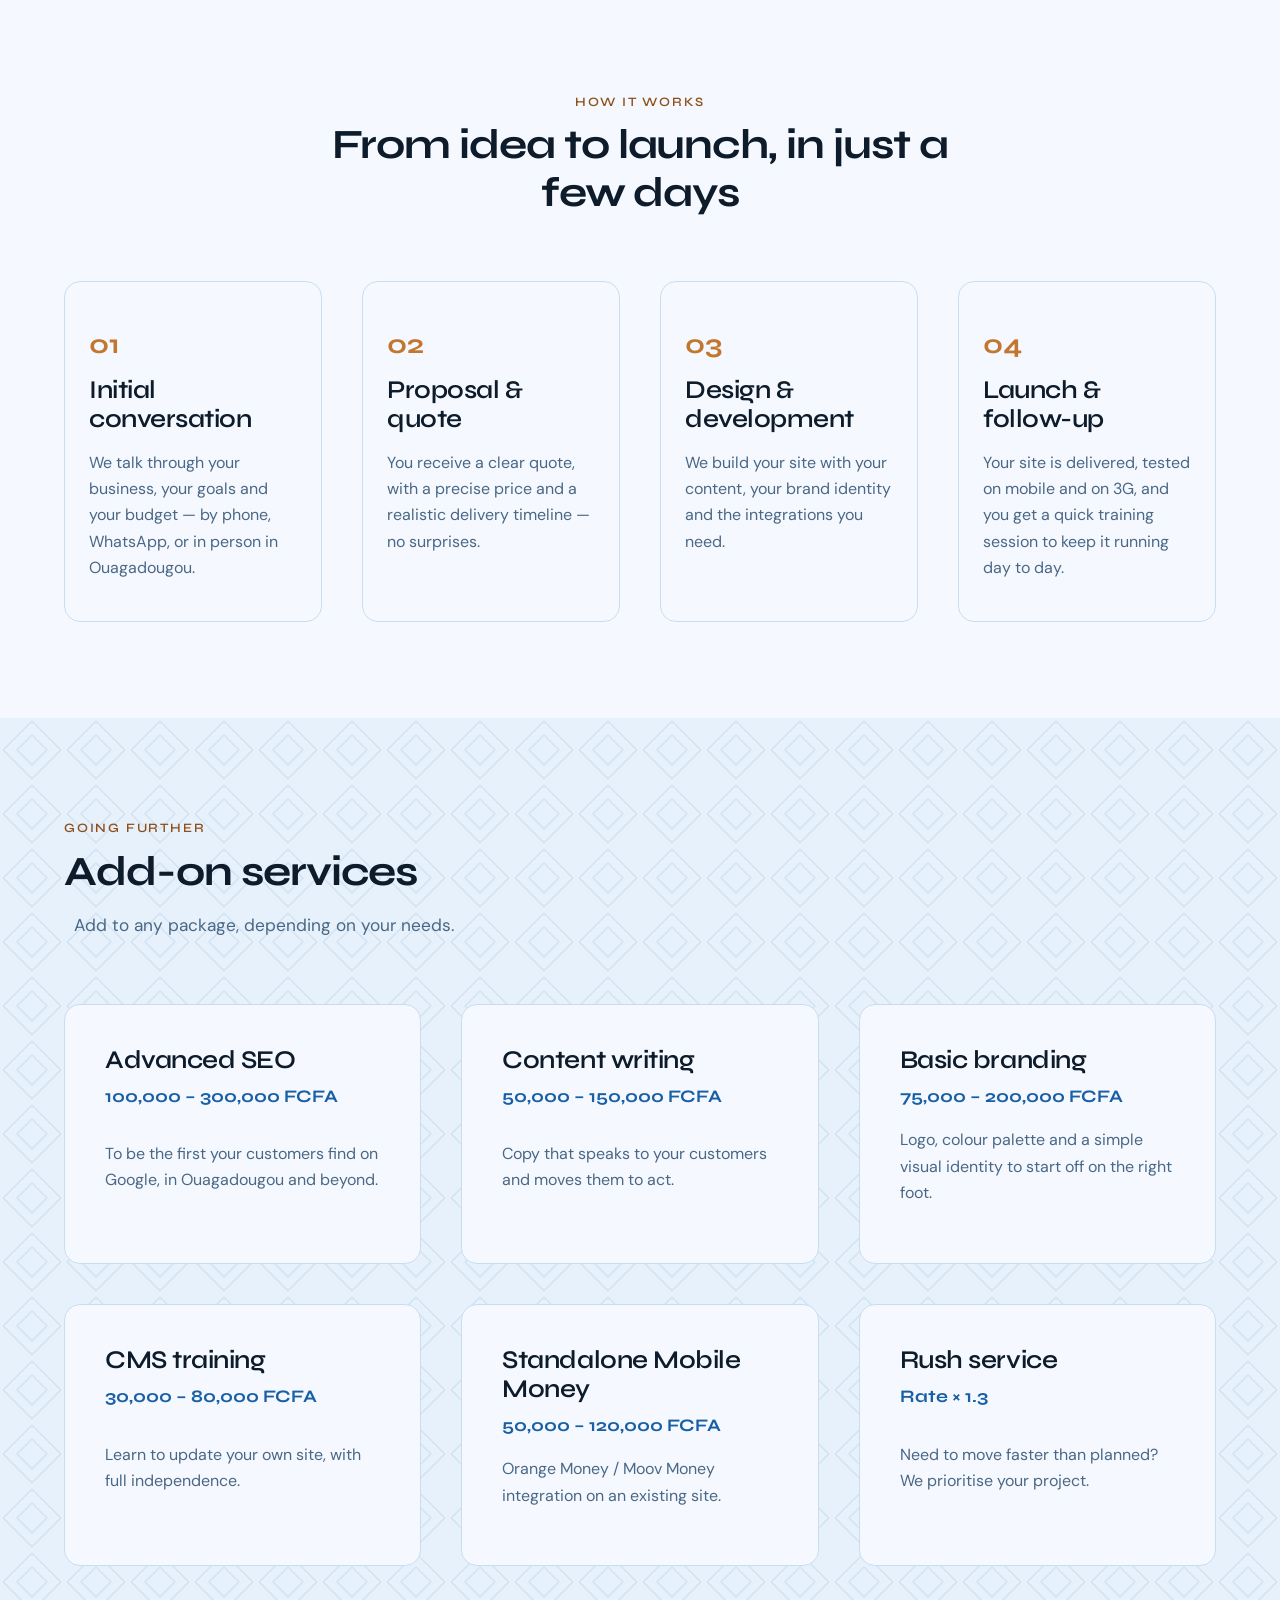
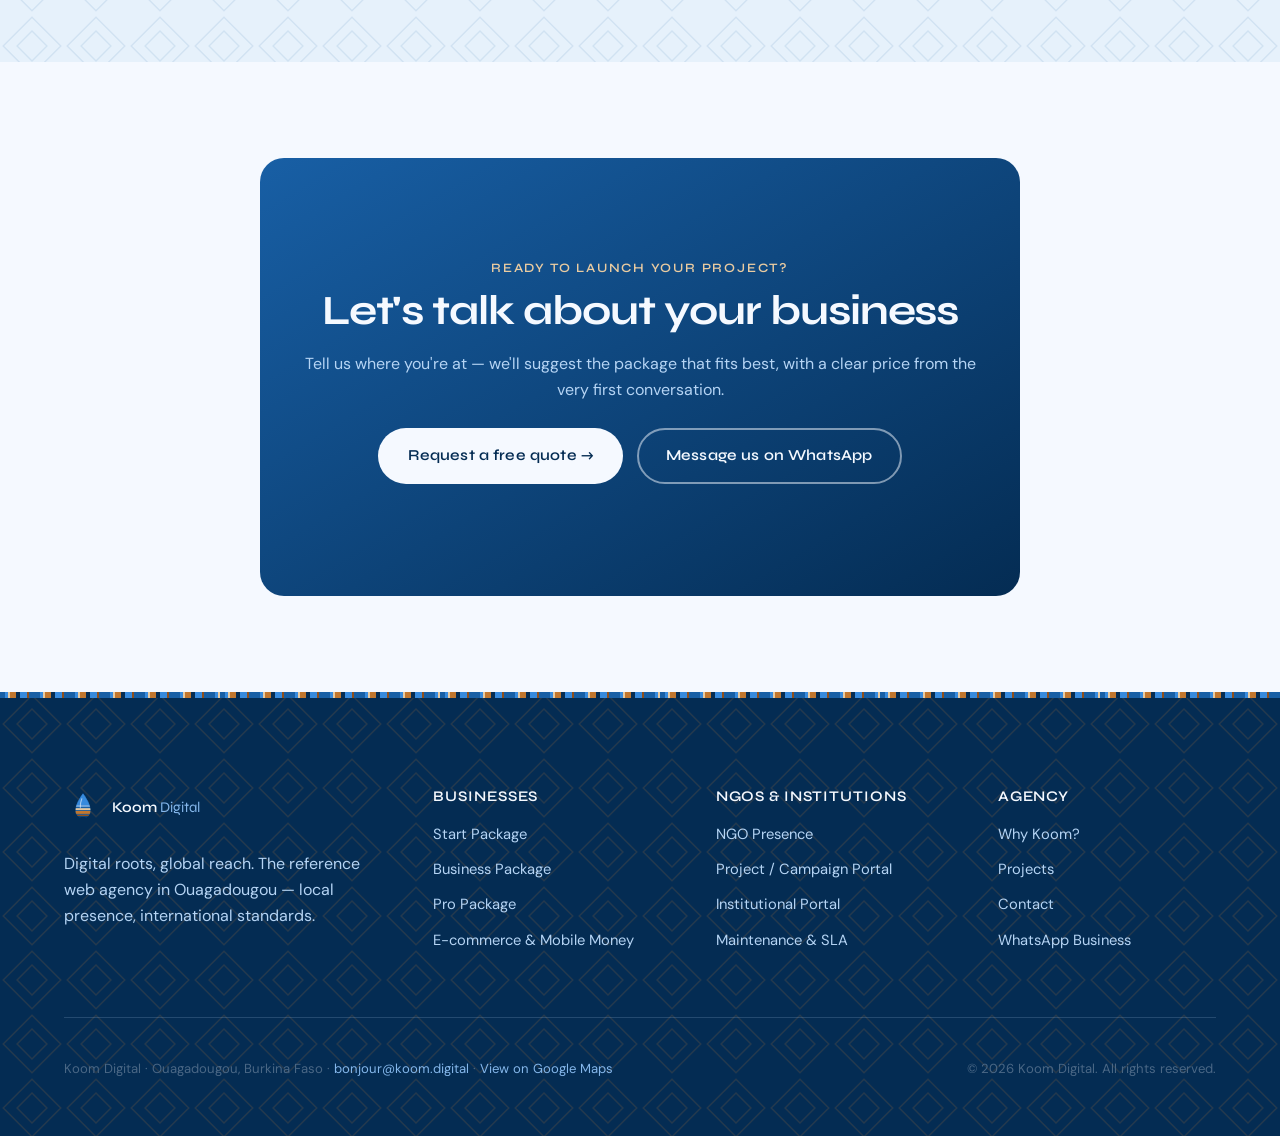
<file: en/entreprises.html>
<!DOCTYPE html>
<html lang="en">
<head>
  <meta charset="UTF-8">
  <meta name="viewport" content="width=device-width, initial-scale=1">
  <title>Solutions for businesses — Packages &amp; pricing | Koom Digital</title>
  <meta name="description" content="Showcase websites, e-commerce and Mobile Money for businesses in Ouagadougou. Start, Business, Pro and e-commerce packages — transparent pricing, fast delivery, WhatsApp integrated.">
  <link rel="canonical" href="https://www.koom.digital/en/entreprises.html">
  <link rel="alternate" hreflang="fr" href="https://www.koom.digital/entreprises.html">
  <link rel="alternate" hreflang="en" href="https://www.koom.digital/en/entreprises.html">
  <link rel="alternate" hreflang="x-default" href="https://www.koom.digital/entreprises.html">

  <meta property="og:type" content="website">
  <meta property="og:locale" content="en_US">
  <meta property="og:locale:alternate" content="fr_FR">
  <meta property="og:site_name" content="Koom Digital">
  <meta property="og:title" content="Koom Digital — Packages &amp; pricing for businesses">
  <meta property="og:description" content="Websites and online stores designed for businesses in Ouagadougou — transparent pricing, 3-day delivery, WhatsApp and Mobile Money integrated.">
  <meta property="og:url" content="https://www.koom.digital/en/entreprises.html">
  <meta property="og:image" content="https://www.koom.digital/images/og-cover.jpg">
  <meta name="twitter:card" content="summary_large_image">

  <link rel="icon" type="image/svg+xml" href="../images/favicon.svg">

  <link rel="preconnect" href="https://fonts.googleapis.com">
  <link rel="preconnect" href="https://fonts.gstatic.com" crossorigin>
  <link href="https://fonts.googleapis.com/css2?family=Syne:wght@500;600;700&family=DM+Sans:wght@300;400;500&display=swap" rel="stylesheet" media="print" onload="this.media='all'">
  <noscript><link href="https://fonts.googleapis.com/css2?family=Syne:wght@500;600;700&family=DM+Sans:wght@300;400;500&display=swap" rel="stylesheet"></noscript>

  <style>
    :root{--koom-navy:#042C53;--koom-deep:#0C447C;--koom-blue:#185FA5;--koom-mid:#378ADD;--koom-light:#85B7EB;--koom-pale:#B5D4F4;--koom-wash:#E6F1FB;--koom-white:#F5F9FF;--koom-text:#0D1B2A;--koom-muted:#4A6785;--koom-border:#C8DDF2;--font-display:'Syne',Georgia,serif;--font-body:'DM Sans',-apple-system,sans-serif}
    *{box-sizing:border-box}
    body{margin:0;font-family:var(--font-body);color:var(--koom-text);background:var(--koom-white);line-height:1.65}
    h1,h2,h3{font-family:var(--font-display);font-weight:700;line-height:1.15;margin:0 0 1rem}
    .site-header{position:sticky;top:0;z-index:100;background:rgba(245,249,255,.85);border-bottom:1px solid var(--koom-border)}
    .nav{display:flex;align-items:center;justify-content:space-between;gap:1.5rem;padding-block:.85rem;max-width:1200px;margin-inline:auto;padding-inline:1.5rem}
    .brand{display:inline-flex;align-items:center;gap:.6rem;font-family:var(--font-display);font-size:1.25rem;color:var(--koom-navy)}
    .cover{background-color:var(--koom-navy);color:var(--koom-wash);padding-block:6rem}
  </style>

  <link rel="preload" href="../css/style.css" as="style">
  <link rel="stylesheet" href="../css/style.css" media="print" onload="this.media='all'">
  <noscript><link rel="stylesheet" href="../css/style.css"></noscript>
</head>
<body>
  <a class="skip-link" href="#main">Skip to main content</a>

  <!-- ============================== NAVIGATION ============================== -->
  <header class="site-header">
    <nav class="nav" aria-label="Main navigation">
      <a class="brand" href="index.html">
        <img class="brand-mark" src="../assets/koom-logo-drop.svg" alt="" aria-hidden="true" width="38" height="38">
        <span class="brand-word"><strong>Koom</strong> <span>Digital</span></span>
      </a>

      <button class="nav-toggle" type="button" aria-expanded="false" aria-controls="primary-nav" aria-label="Open navigation menu">
        <span></span>
      </button>

      <div class="nav-links" id="primary-nav">
        <a href="index.html">Home</a>
        <a href="entreprises.html" aria-current="page">Businesses</a>
        <a href="ongs-institutions.html">NGOs &amp; Institutions</a>
        <a href="index.html#projects">Projects</a>
        <a href="index.html#story">About</a>
        <a href="contact.html">Contact</a>
        <a class="btn btn-earth" href="contact.html">Free quote</a>
      </div>

      <div class="nav-actions">
        <div class="lang-toggle" role="group" aria-label="Choose language / Choisir la langue">
          <a href="../entreprises.html" aria-current="false" lang="fr" hreflang="fr">FR</a>
          <a href="entreprises.html" aria-current="true" lang="en" hreflang="en">EN</a>
        </div>
      </div>
    </nav>
  </header>

  <main id="main">

    <!-- ============================== PAGE HERO ============================== -->
    <section class="cover">
      <div class="container" data-reveal>
        <p class="breadcrumb"><a href="index.html">Home</a> <span aria-hidden="true">/</span> <span>Businesses</span></p>
        <span class="eyebrow">For businesses</span>
        <h1>Your business, visible online</h1>
        <div class="accent-rule" aria-hidden="true"></div>
        <p>Websites, online stores and Mobile Money for businesses in Ouagadougou. Delivered in 3 days, transparent pricing from the start, support in French.</p>
        <ul class="tag-list">
          <li class="tag">WhatsApp integrated</li>
          <li class="tag">From 120,000 FCFA</li>
          <li class="tag">3-day delivery</li>
          <li class="tag">Mobile Money</li>
        </ul>
        <a class="btn btn-light" href="contact.html">Request a free quote →</a>
      </div>
    </section>

    <!-- ============================== PACKAGE DETAIL ============================== -->
    <section class="section" id="start" aria-labelledby="start-title">
      <div class="container">
        <div class="grid grid--pack" data-reveal>
          <div>
            <span class="eyebrow">Start Package</span>
            <h2 id="start-title">Start Package</h2>
            <p class="pack-price">120,000 – 180,000 <small>FCFA</small></p>
            <p class="lede">The ideal starting point to get online without delay — a clean, fast landing page, ready to welcome your first customers.</p>
            <a class="btn btn-primary" href="contact.html">Choose the Start Package →</a>
          </div>
          <div>
            <ul class="pack-list">
              <li>Landing page, 1 to 3 pages</li>
              <li>Custom-styled template, built around your brand</li>
              <li>WhatsApp integration to receive your messages directly</li>
              <li>Contact form</li>
              <li>First year of hosting included</li>
            </ul>
          </div>
        </div>
      </div>
    </section>

    <section class="section section--wash" id="business" aria-labelledby="business-title">
      <div class="container">
        <div class="grid grid--pack" data-reveal>
          <div>
            <span class="eyebrow">Business Package — most popular</span>
            <h2 id="business-title">Business Package</h2>
            <p class="pack-price">350,000 – 550,000 <small>FCFA</small></p>
            <p class="lede">A complete corporate web presence — for businesses that want to stand out and turn visitors into customers.</p>
            <a class="btn btn-primary" href="contact.html">Choose the Business Package →</a>
          </div>
          <div>
            <ul class="pack-list">
              <li>Corporate website, 5 to 10 pages</li>
              <li>CMS of your choice: Drupal or WordPress</li>
              <li>Custom design for your brand</li>
              <li>Basic SEO and mobile optimisation</li>
              <li>Integration with your social media</li>
            </ul>
          </div>
        </div>
      </div>
    </section>

    <section class="section" id="pro" aria-labelledby="pro-title">
      <div class="container">
        <div class="grid grid--pack" data-reveal>
          <div>
            <span class="eyebrow">Pro Package</span>
            <h2 id="pro-title">Pro Package</h2>
            <p class="pack-price">750,000 – 1,200,000 <small>FCFA</small></p>
            <p class="lede">For fast-growing businesses: an advanced, tailor-made, multilingual solution, integrated with your business tools.</p>
            <a class="btn btn-primary" href="contact.html">Choose the Pro Package →</a>
          </div>
          <div>
            <ul class="pack-list">
              <li>Advanced or semi-custom website</li>
              <li>Multilingual (FR, EN and beyond)</li>
              <li>Performance optimised for 3G</li>
              <li>Advanced integrations: payments, business APIs</li>
              <li>UX crafted and tested with real users</li>
            </ul>
          </div>
        </div>
      </div>
    </section>

    <!-- ============================== E-COMMERCE ============================== -->
    <section class="section section--dark" id="ecommerce" aria-labelledby="ecommerce-title">
      <div class="container">
        <div class="section-head" data-reveal>
          <span class="eyebrow">Sell online</span>
          <h2 id="ecommerce-title">E-commerce &amp; Mobile Money</h2>
          <p>Your customers pay with Orange Money and Moov Money — the way they're used to. We build stores designed for the local market.</p>
        </div>

        <div class="grid grid--2" data-reveal-group>
          <article class="inst-card">
            <p class="pack-name">E-commerce Start</p>
            <p class="pack-price">300,000 – 500,000 <small>FCFA</small></p>
            <p>A simple, effective store to start selling online right away.</p>
            <ul class="pack-list">
              <li>Simple product catalogue</li>
              <li>Mobile Money payment (Orange Money / Moov)</li>
              <li>WooCommerce or Drupal Commerce</li>
            </ul>
            <a class="btn btn-outline" href="contact.html">Launch my store →</a>
          </article>

          <article class="inst-card">
            <p class="pack-name">E-commerce Pro</p>
            <p class="pack-price">600,000 – 1,200,000 <small>FCFA</small></p>
            <p>An advanced platform for businesses that need to manage a large catalogue and automate their operations.</p>
            <ul class="pack-list">
              <li>Multi-payment support</li>
              <li>Advanced catalogue and stock management</li>
              <li>Order automation</li>
            </ul>
            <a class="btn btn-outline" href="contact.html">Discuss my project →</a>
          </article>
        </div>
      </div>
    </section>

    <!-- ============================== PROCESS ============================== -->
    <section class="section" aria-labelledby="process-title">
      <div class="container">
        <div class="section-head section-head--center" data-reveal>
          <span class="eyebrow">How it works</span>
          <h2 id="process-title">From idea to launch, in just a few days</h2>
        </div>

        <div class="steps" data-reveal-group>
          <div class="step">
            <h3>Initial conversation</h3>
            <p>We talk through your business, your goals and your budget — by phone, WhatsApp, or in person in Ouagadougou.</p>
          </div>
          <div class="step">
            <h3>Proposal &amp; quote</h3>
            <p>You receive a clear quote, with a precise price and a realistic delivery timeline — no surprises.</p>
          </div>
          <div class="step">
            <h3>Design &amp; development</h3>
            <p>We build your site with your content, your brand identity and the integrations you need.</p>
          </div>
          <div class="step">
            <h3>Launch &amp; follow-up</h3>
            <p>Your site is delivered, tested on mobile and on 3G, and you get a quick training session to keep it running day to day.</p>
          </div>
        </div>
      </div>
    </section>

    <!-- ============================== EXTRAS / UPSELL ============================== -->
    <section class="section section--wash" aria-labelledby="extras-title">
      <div class="container">
        <div class="section-head" data-reveal>
          <span class="eyebrow">Going further</span>
          <h2 id="extras-title">Add-on services</h2>
          <p class="lede">Add to any package, depending on your needs.</p>
        </div>

        <div class="grid grid--3" data-reveal-group>
          <div class="card">
            <h3>Advanced SEO</h3>
            <p class="pack-price pack-price--sm">100,000 – 300,000 FCFA</p>
            <p>To be the first your customers find on Google, in Ouagadougou and beyond.</p>
          </div>
          <div class="card">
            <h3>Content writing</h3>
            <p class="pack-price pack-price--sm">50,000 – 150,000 FCFA</p>
            <p>Copy that speaks to your customers and moves them to act.</p>
          </div>
          <div class="card">
            <h3>Basic branding</h3>
            <p class="pack-price pack-price--sm">75,000 – 200,000 FCFA</p>
            <p>Logo, colour palette and a simple visual identity to start off on the right foot.</p>
          </div>
          <div class="card">
            <h3>CMS training</h3>
            <p class="pack-price pack-price--sm">30,000 – 80,000 FCFA</p>
            <p>Learn to update your own site, with full independence.</p>
          </div>
          <div class="card">
            <h3>Standalone Mobile Money</h3>
            <p class="pack-price pack-price--sm">50,000 – 120,000 FCFA</p>
            <p>Orange Money / Moov Money integration on an existing site.</p>
          </div>
          <div class="card">
            <h3>Rush service</h3>
            <p class="pack-price pack-price--sm">Rate × 1.3</p>
            <p>Need to move faster than planned? We prioritise your project.</p>
          </div>
        </div>
      </div>
    </section>

    <!-- ============================== CTA ============================== -->
    <section class="section" aria-labelledby="cta-title">
      <div class="container">
        <div class="cta-final cta-final--center" data-reveal>
          <div>
            <span class="eyebrow">Ready to launch your project?</span>
            <h2 id="cta-title">Let's talk about your business</h2>
            <p>Tell us where you're at — we'll suggest the package that fits best, with a clear price from the very first conversation.</p>
            <p class="mt-md">
              <a class="btn btn-light" href="contact.html">Request a free quote →</a>
              <a class="btn btn-outline" href="https://wa.me/22600000000">Message us on WhatsApp</a>
            </p>
          </div>
        </div>
      </div>
    </section>
  </main>

  <!-- ============================== FOOTER ============================== -->
  <footer class="site-footer">
    <div class="container">
      <div class="footer-grid">
        <div class="footer-brand">
          <a class="brand" href="index.html">
            <img class="brand-mark" src="../assets/koom-logo-drop.svg" alt="" aria-hidden="true" width="38" height="38">
            <span class="brand-word"><strong>Koom</strong> <span>Digital</span></span>
          </a>
          <p>Digital roots, global reach. The reference web agency in Ouagadougou — local presence, international standards.</p>
        </div>

        <div>
          <h4>Businesses</h4>
          <ul>
            <li><a href="entreprises.html#start">Start Package</a></li>
            <li><a href="entreprises.html#business">Business Package</a></li>
            <li><a href="entreprises.html#pro">Pro Package</a></li>
            <li><a href="entreprises.html#ecommerce">E-commerce &amp; Mobile Money</a></li>
          </ul>
        </div>

        <div>
          <h4>NGOs &amp; institutions</h4>
          <ul>
            <li><a href="ongs-institutions.html#ngo">NGO Presence</a></li>
            <li><a href="ongs-institutions.html#portal">Project / Campaign Portal</a></li>
            <li><a href="ongs-institutions.html#institutional">Institutional Portal</a></li>
            <li><a href="index.html#maintenance">Maintenance &amp; SLA</a></li>
          </ul>
        </div>

        <div>
          <h4>Agency</h4>
          <ul>
            <li><a href="index.html#story">Why Koom?</a></li>
            <li><a href="index.html#projects">Projects</a></li>
            <li><a href="contact.html">Contact</a></li>
            <li><a href="https://wa.me/22600000000">WhatsApp Business</a></li>
          </ul>
        </div>
      </div>

      <div class="footer-bottom">
        <p>Koom Digital · Ouagadougou, Burkina Faso · <a href="mailto:bonjour@koom.digital">bonjour@koom.digital</a> · <a href="https://www.google.com/maps/search/?api=1&amp;query=Koom+Digital+Ouagadougou">View on Google Maps</a></p>
        <p>© <span data-year>2026</span> Koom Digital. All rights reserved.</p>
      </div>
    </div>
  </footer>

  <a class="whatsapp-float" href="https://wa.me/22600000000" aria-label="Chat with Koom Digital on WhatsApp">
    <svg viewBox="0 0 32 32" aria-hidden="true" fill="currentColor"><path d="M16.04 3C9.4 3 4 8.4 4 15.04c0 2.23.6 4.4 1.74 6.31L4 29l7.84-1.7a12 12 0 0 0 4.2.76c6.64 0 12.04-5.4 12.04-12.04C28.08 8.4 22.68 3 16.04 3Zm0 21.9c-1.4 0-2.78-.37-4-.99l-.29-.16-4.65 1 1.02-4.53-.18-.3a9.86 9.86 0 0 1-1.5-5.28c0-5.46 4.45-9.9 9.9-9.9 5.27 0 9.6 4.34 9.6 9.9 0 5.47-4.43 9.9-9.9 9.9Zm5.43-7.4c-.3-.15-1.76-.87-2.03-.97-.27-.1-.47-.15-.67.15-.2.3-.77.97-.94 1.17-.17.2-.35.22-.65.07-.3-.15-1.25-.46-2.38-1.46-.88-.78-1.47-1.75-1.65-2.05-.17-.3-.02-.46.13-.61.13-.13.3-.35.45-.52.15-.17.2-.3.3-.5.1-.2.05-.37-.02-.52-.07-.15-.67-1.62-.92-2.21-.24-.58-.49-.5-.67-.51h-.57c-.2 0-.52.07-.79.37-.27.3-1.04 1.02-1.04 2.48s1.07 2.88 1.22 3.08c.15.2 2.1 3.2 5.08 4.49.71.3 1.26.49 1.7.63.71.22 1.36.19 1.87.12.57-.09 1.76-.72 2-1.41.25-.7.25-1.3.17-1.42-.07-.13-.27-.2-.57-.35Z"/></svg>
    <span>WhatsApp</span>
  </a>

  <script src="../js/main.js" defer></script>
</body>
</html>
</file>
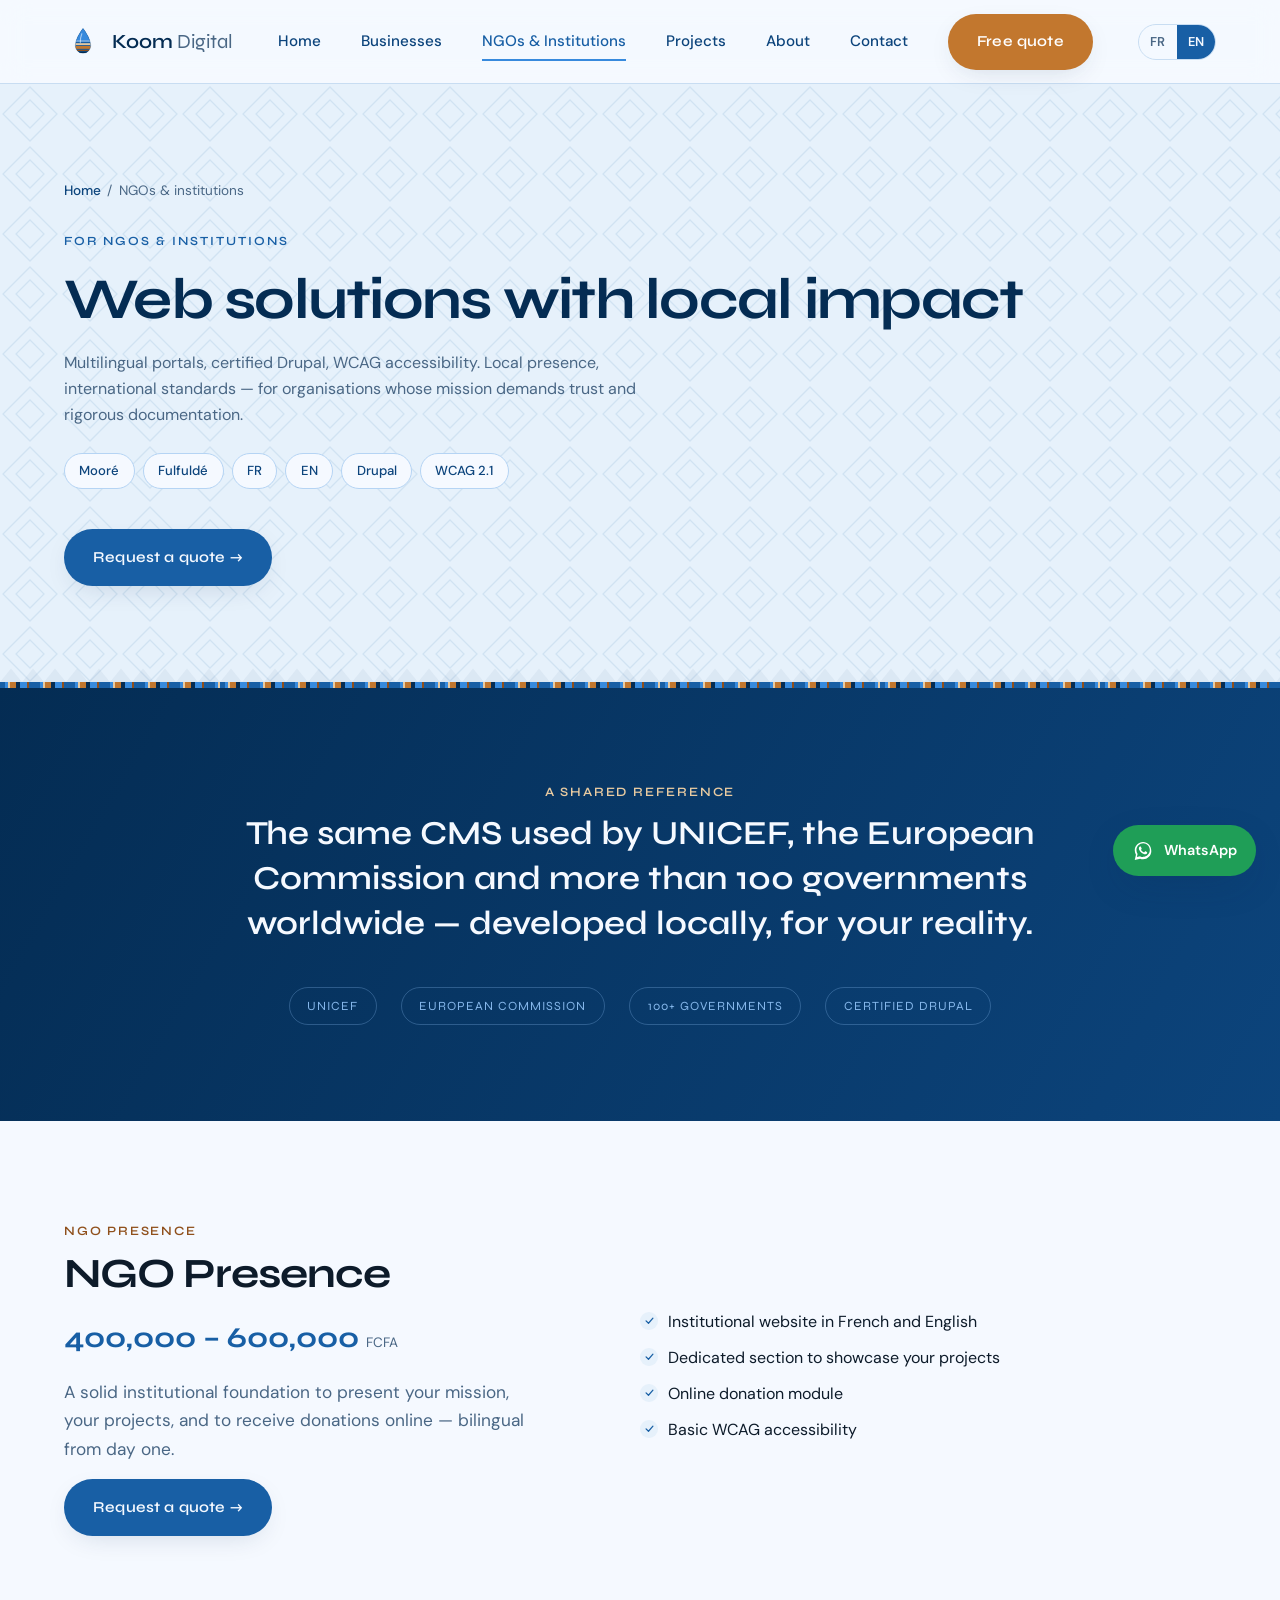
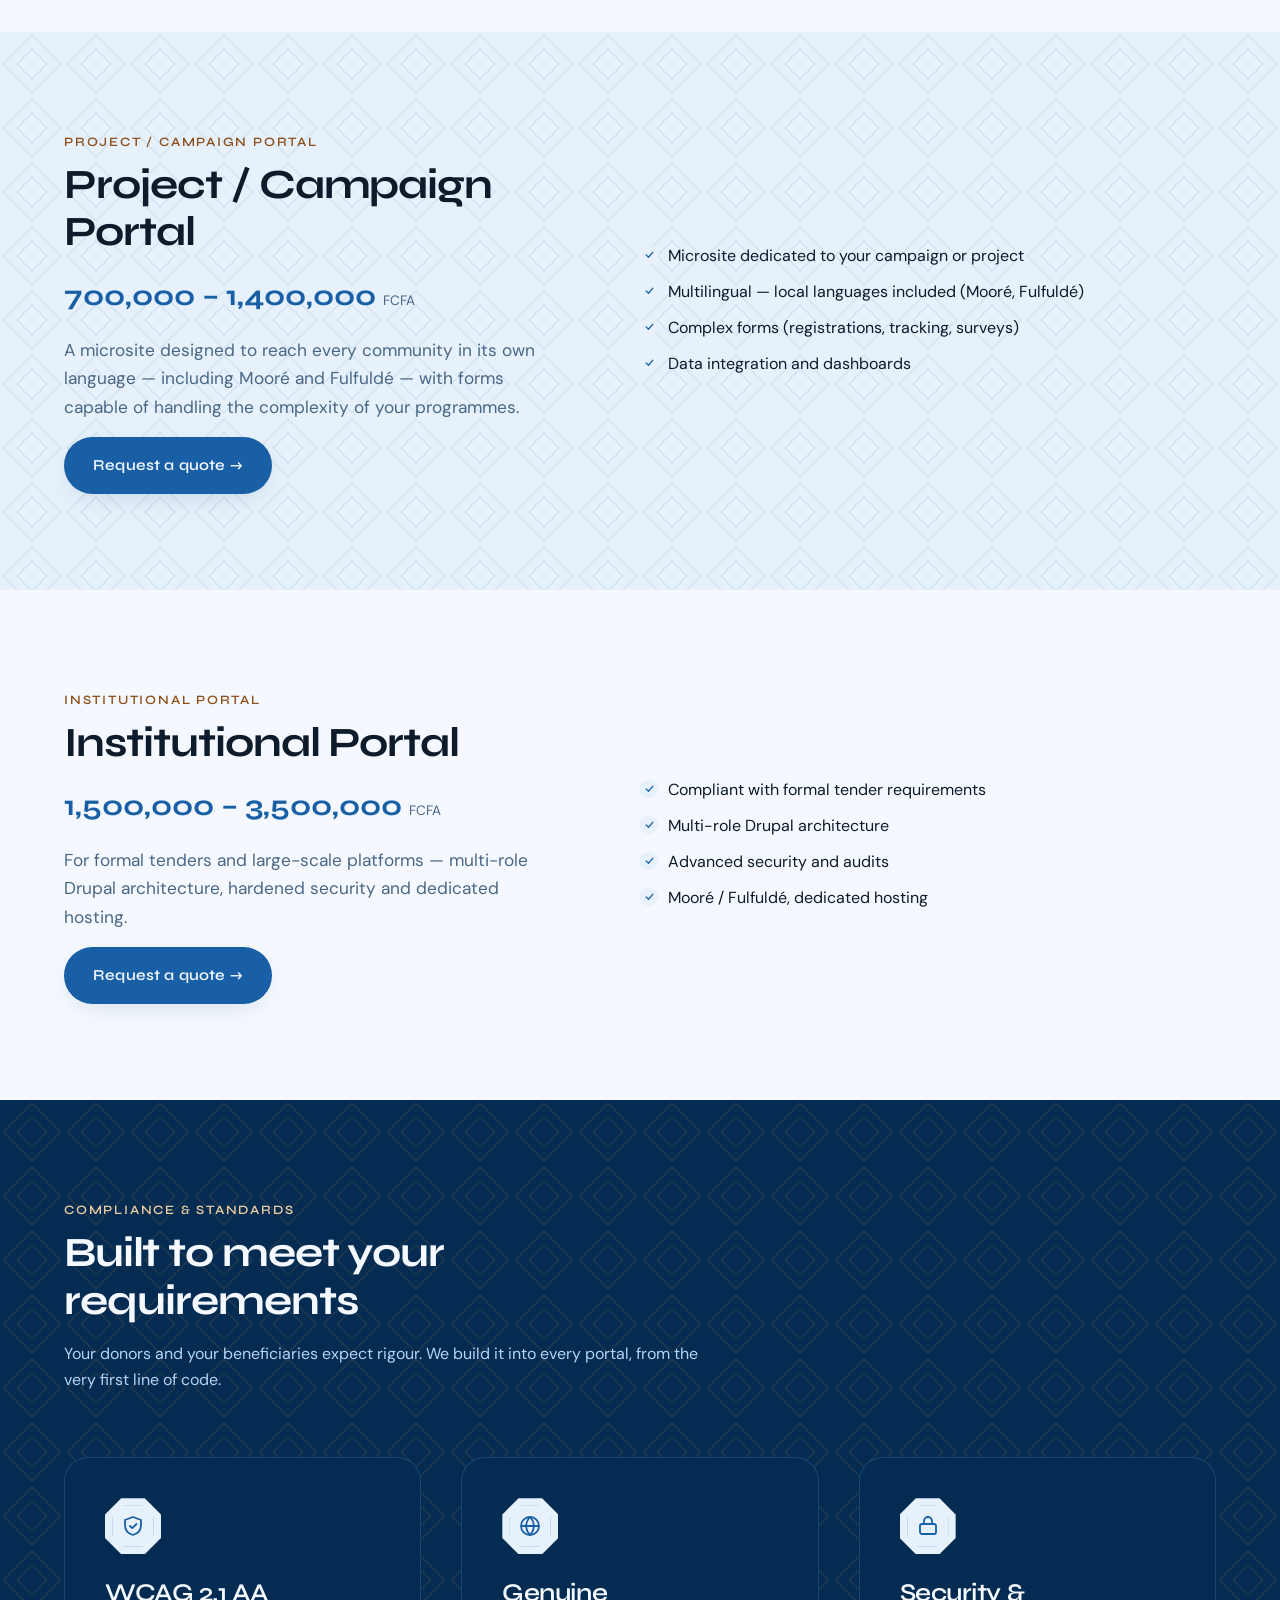
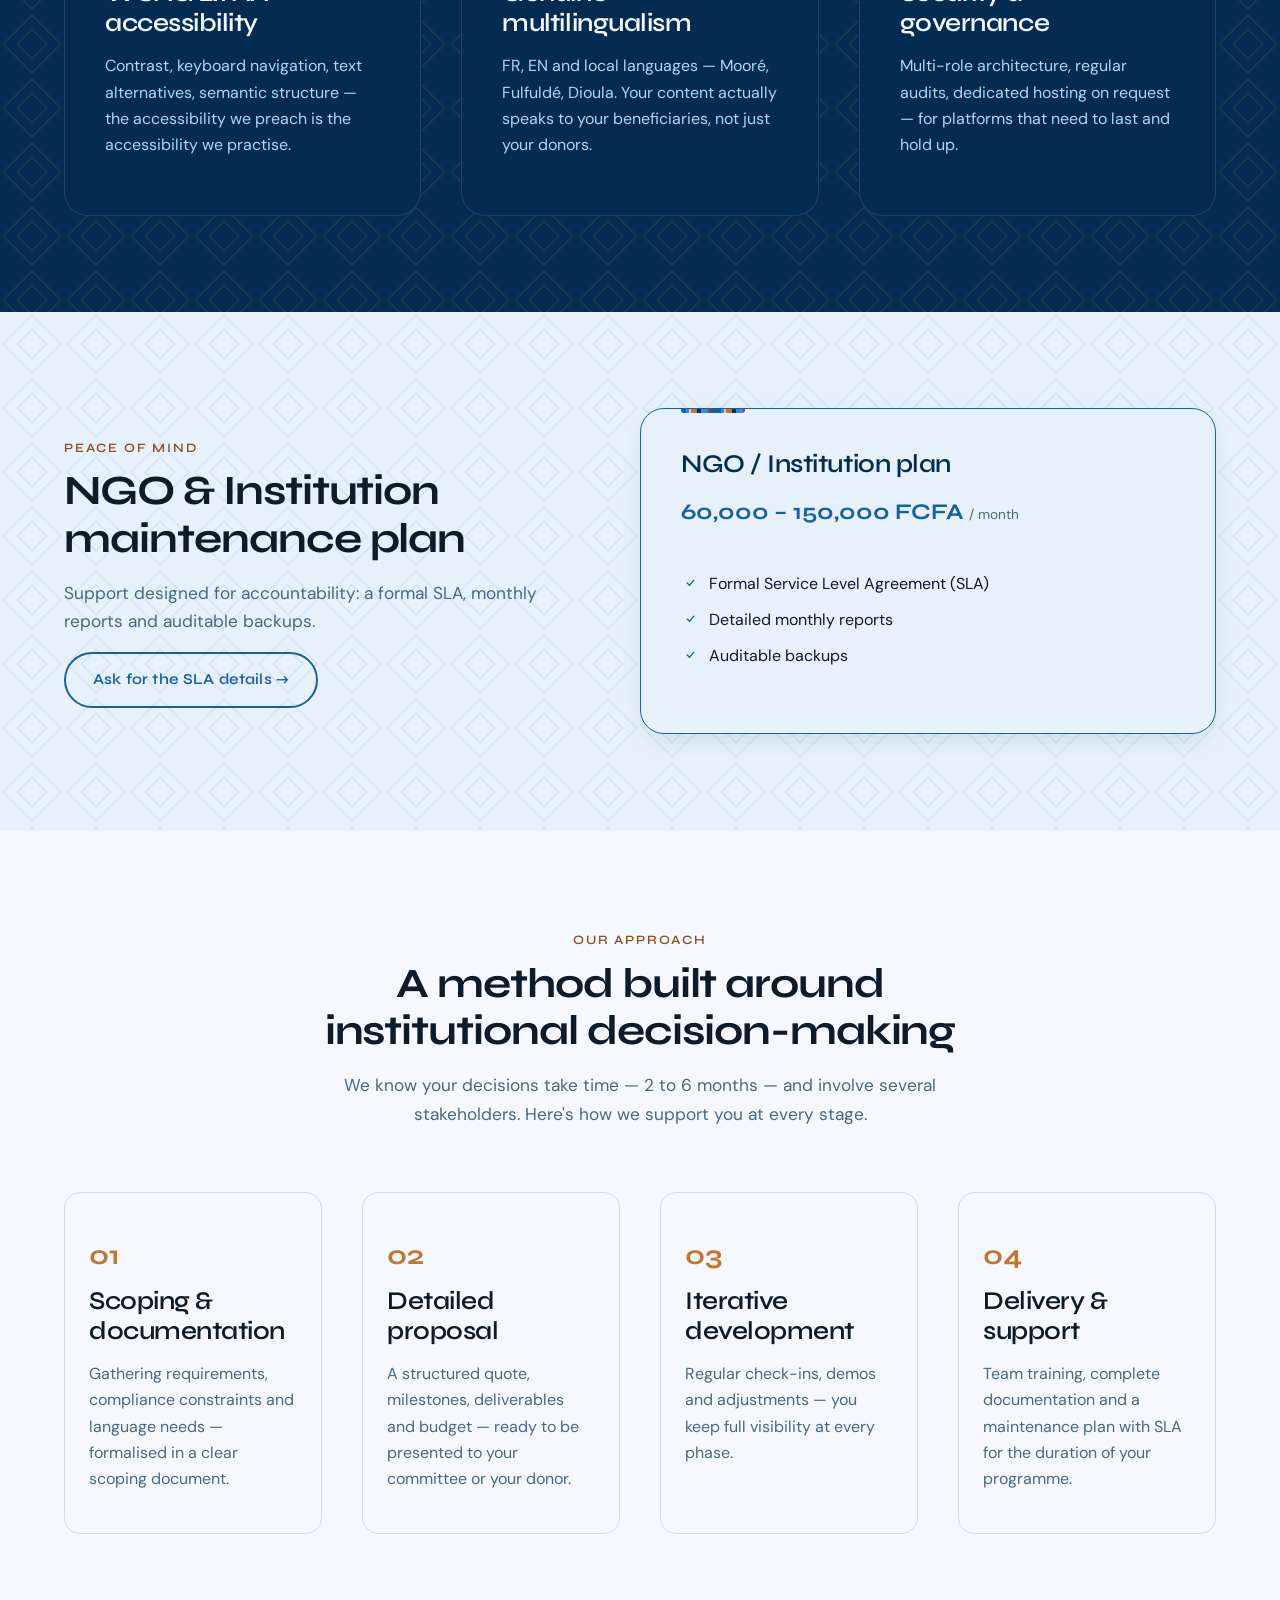
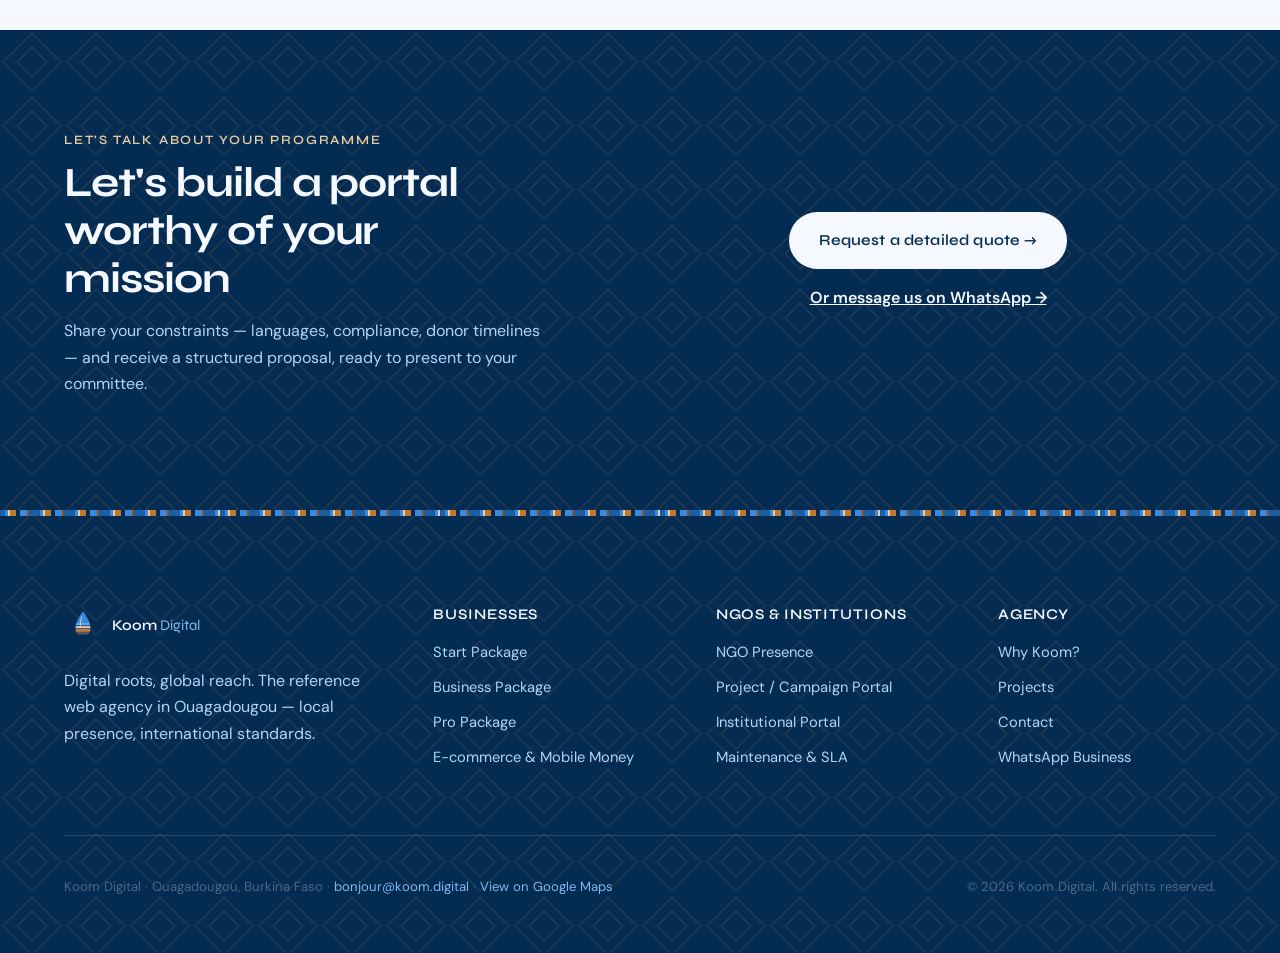
<file: en/ongs-institutions.html>
<!DOCTYPE html>
<html lang="en">
<head>
  <meta charset="UTF-8">
  <meta name="viewport" content="width=device-width, initial-scale=1">
  <title>Solutions for NGOs &amp; institutions | Koom Digital</title>
  <meta name="description" content="Multilingual institutional portals, certified Drupal, WCAG 2.1 accessibility. Koom Digital supports NGOs, international agencies and institutions in Ouagadougou — Mooré, Fulfuldé, FR, EN.">
  <link rel="canonical" href="https://www.koom.digital/en/ongs-institutions.html">
  <link rel="alternate" hreflang="fr" href="https://www.koom.digital/ongs-institutions.html">
  <link rel="alternate" hreflang="en" href="https://www.koom.digital/en/ongs-institutions.html">
  <link rel="alternate" hreflang="x-default" href="https://www.koom.digital/ongs-institutions.html">

  <meta property="og:type" content="website">
  <meta property="og:locale" content="en_US">
  <meta property="og:locale:alternate" content="fr_FR">
  <meta property="og:site_name" content="Koom Digital">
  <meta property="og:title" content="Koom Digital — Web solutions with local impact for NGOs and institutions">
  <meta property="og:description" content="Multilingual portals, certified Drupal, WCAG accessibility. Local presence in Ouagadougou, international standards.">
  <meta property="og:url" content="https://www.koom.digital/en/ongs-institutions.html">
  <meta property="og:image" content="https://www.koom.digital/images/og-cover.jpg">
  <meta name="twitter:card" content="summary_large_image">

  <link rel="icon" type="image/svg+xml" href="../images/favicon.svg">

  <link rel="preconnect" href="https://fonts.googleapis.com">
  <link rel="preconnect" href="https://fonts.gstatic.com" crossorigin>
  <link href="https://fonts.googleapis.com/css2?family=Syne:wght@500;600;700&family=DM+Sans:wght@300;400;500&display=swap" rel="stylesheet" media="print" onload="this.media='all'">
  <noscript><link href="https://fonts.googleapis.com/css2?family=Syne:wght@500;600;700&family=DM+Sans:wght@300;400;500&display=swap" rel="stylesheet"></noscript>

  <style>
    :root{--koom-navy:#042C53;--koom-deep:#0C447C;--koom-blue:#185FA5;--koom-mid:#378ADD;--koom-light:#85B7EB;--koom-pale:#B5D4F4;--koom-wash:#E6F1FB;--koom-white:#F5F9FF;--koom-text:#0D1B2A;--koom-muted:#4A6785;--koom-border:#C8DDF2;--font-display:'Syne',Georgia,serif;--font-body:'DM Sans',-apple-system,sans-serif}
    *{box-sizing:border-box}
    body{margin:0;font-family:var(--font-body);color:var(--koom-text);background:var(--koom-white);line-height:1.65}
    h1,h2,h3{font-family:var(--font-display);font-weight:700;line-height:1.15;margin:0 0 1rem}
    .site-header{position:sticky;top:0;z-index:100;background:rgba(245,249,255,.85);border-bottom:1px solid var(--koom-border)}
    .nav{display:flex;align-items:center;justify-content:space-between;gap:1.5rem;padding-block:.85rem;max-width:1200px;margin-inline:auto;padding-inline:1.5rem}
    .brand{display:inline-flex;align-items:center;gap:.6rem;font-family:var(--font-display);font-size:1.25rem;color:var(--koom-navy)}
  </style>

  <link rel="preload" href="../css/style.css" as="style">
  <link rel="stylesheet" href="../css/style.css" media="print" onload="this.media='all'">
  <noscript><link rel="stylesheet" href="../css/style.css"></noscript>
</head>
<body>
  <a class="skip-link" href="#main">Skip to main content</a>

  <!-- ============================== NAVIGATION ============================== -->
  <header class="site-header">
    <nav class="nav" aria-label="Main navigation">
      <a class="brand" href="index.html">
        <img class="brand-mark" src="../assets/koom-logo-drop.svg" alt="" aria-hidden="true" width="38" height="38">
        <span class="brand-word"><strong>Koom</strong> <span>Digital</span></span>
      </a>

      <button class="nav-toggle" type="button" aria-expanded="false" aria-controls="primary-nav" aria-label="Open navigation menu">
        <span></span>
      </button>

      <div class="nav-links" id="primary-nav">
        <a href="index.html">Home</a>
        <a href="entreprises.html">Businesses</a>
        <a href="ongs-institutions.html" aria-current="page">NGOs &amp; Institutions</a>
        <a href="index.html#projects">Projects</a>
        <a href="index.html#story">About</a>
        <a href="contact.html">Contact</a>
        <a class="btn btn-earth" href="contact.html">Free quote</a>
      </div>

      <div class="nav-actions">
        <div class="lang-toggle" role="group" aria-label="Choose language / Choisir la langue">
          <a href="../ongs-institutions.html" aria-current="false" lang="fr" hreflang="fr">FR</a>
          <a href="ongs-institutions.html" aria-current="true" lang="en" hreflang="en">EN</a>
        </div>
      </div>
    </nav>
  </header>

  <main id="main">

    <!-- ============================== PAGE HERO ============================== -->
    <section class="page-hero page-hero--light">
      <div class="container" data-reveal>
        <p class="breadcrumb breadcrumb--on-light"><a href="index.html">Home</a> <span aria-hidden="true">/</span> <span>NGOs &amp; institutions</span></p>
        <span class="hero-tag-label">For NGOs &amp; institutions</span>
        <h1>Web solutions with local impact</h1>
        <p>Multilingual portals, certified Drupal, WCAG accessibility. Local presence, international standards — for organisations whose mission demands trust and rigorous documentation.</p>
        <ul class="tag-list">
          <li class="tag tag--earth">Mooré</li>
          <li class="tag tag--earth">Fulfuldé</li>
          <li class="tag">FR</li>
          <li class="tag">EN</li>
          <li class="tag">Drupal</li>
          <li class="tag">WCAG 2.1</li>
        </ul>
        <a class="btn btn-primary" href="contact.html">Request a quote →</a>
      </div>
    </section>

    <!-- ============================== WHY US ============================== -->
    <section class="stat-band">
      <div class="container" data-reveal>
        <span class="eyebrow">A shared reference</span>
        <p class="lead">The same CMS used by UNICEF, the European Commission and more than 100 governments worldwide — developed locally, for your reality.</p>
        <div class="stat-logos">
          <span>UNICEF</span>
          <span>European Commission</span>
          <span>100+ governments</span>
          <span>Certified Drupal</span>
        </div>
      </div>
    </section>

    <!-- ============================== PORTAL DETAIL ============================== -->
    <section class="section" id="ngo" aria-labelledby="ngo-title">
      <div class="container">
        <div class="grid grid--pack" data-reveal>
          <div>
            <span class="eyebrow">NGO Presence</span>
            <h2 id="ngo-title">NGO Presence</h2>
            <p class="pack-price">400,000 – 600,000 <small>FCFA</small></p>
            <p class="lede">A solid institutional foundation to present your mission, your projects, and to receive donations online — bilingual from day one.</p>
            <a class="btn btn-primary" href="contact.html">Request a quote →</a>
          </div>
          <div>
            <ul class="pack-list">
              <li>Institutional website in French and English</li>
              <li>Dedicated section to showcase your projects</li>
              <li>Online donation module</li>
              <li>Basic WCAG accessibility</li>
            </ul>
          </div>
        </div>
      </div>
    </section>

    <section class="section section--wash" id="portal" aria-labelledby="portal-title">
      <div class="container">
        <div class="grid grid--pack" data-reveal>
          <div>
            <span class="eyebrow">Project / Campaign Portal</span>
            <h2 id="portal-title">Project / Campaign Portal</h2>
            <p class="pack-price">700,000 – 1,400,000 <small>FCFA</small></p>
            <p class="lede">A microsite designed to reach every community in its own language — including Mooré and Fulfuldé — with forms capable of handling the complexity of your programmes.</p>
            <a class="btn btn-primary" href="contact.html">Request a quote →</a>
          </div>
          <div>
            <ul class="pack-list">
              <li>Microsite dedicated to your campaign or project</li>
              <li>Multilingual — local languages included (Mooré, Fulfuldé)</li>
              <li>Complex forms (registrations, tracking, surveys)</li>
              <li>Data integration and dashboards</li>
            </ul>
          </div>
        </div>
      </div>
    </section>

    <section class="section" id="institutional" aria-labelledby="institutional-title">
      <div class="container">
        <div class="grid grid--pack" data-reveal>
          <div>
            <span class="eyebrow">Institutional Portal</span>
            <h2 id="institutional-title">Institutional Portal</h2>
            <p class="pack-price">1,500,000 – 3,500,000 <small>FCFA</small></p>
            <p class="lede">For formal tenders and large-scale platforms — multi-role Drupal architecture, hardened security and dedicated hosting.</p>
            <a class="btn btn-primary" href="contact.html">Request a quote →</a>
          </div>
          <div>
            <ul class="pack-list">
              <li>Compliant with formal tender requirements</li>
              <li>Multi-role Drupal architecture</li>
              <li>Advanced security and audits</li>
              <li>Mooré / Fulfuldé, dedicated hosting</li>
            </ul>
          </div>
        </div>
      </div>
    </section>

    <!-- ============================== STANDARDS & COMPLIANCE ============================== -->
    <section class="section section--dark" aria-labelledby="standards-title">
      <div class="container">
        <div class="section-head" data-reveal>
          <span class="eyebrow">Compliance &amp; standards</span>
          <h2 id="standards-title">Built to meet your requirements</h2>
          <p>Your donors and your beneficiaries expect rigour. We build it into every portal, from the very first line of code.</p>
        </div>

        <div class="grid grid--3" data-reveal-group>
          <div class="inst-card">
            <div class="card-icon" aria-hidden="true">
              <svg viewBox="0 0 24 24" fill="none"><path d="M12 3 4 6v5c0 5 3.4 8.7 8 10 4.6-1.3 8-5 8-10V6l-8-3Z" stroke="currentColor" stroke-width="1.8" stroke-linejoin="round"/><path d="m9 12 2.2 2.2L15.5 10" stroke="currentColor" stroke-width="1.8" stroke-linecap="round" stroke-linejoin="round"/></svg>
            </div>
            <h3>WCAG 2.1 AA accessibility</h3>
            <p>Contrast, keyboard navigation, text alternatives, semantic structure — the accessibility we preach is the accessibility we practise.</p>
          </div>
          <div class="inst-card">
            <div class="card-icon" aria-hidden="true">
              <svg viewBox="0 0 24 24" fill="none"><circle cx="12" cy="12" r="9" stroke="currentColor" stroke-width="1.8"/><path d="M3 12h18M12 3c2.5 2.7 3.8 6 3.8 9s-1.3 6.3-3.8 9c-2.5-2.7-3.8-6-3.8-9S9.5 5.7 12 3Z" stroke="currentColor" stroke-width="1.8"/></svg>
            </div>
            <h3>Genuine multilingualism</h3>
            <p>FR, EN and local languages — Mooré, Fulfuldé, Dioula. Your content actually speaks to your beneficiaries, not just your donors.</p>
          </div>
          <div class="inst-card">
            <div class="card-icon" aria-hidden="true">
              <svg viewBox="0 0 24 24" fill="none"><rect x="4" y="10" width="16" height="10" rx="2" stroke="currentColor" stroke-width="1.8"/><path d="M8 10V7a4 4 0 0 1 8 0v3" stroke="currentColor" stroke-width="1.8"/></svg>
            </div>
            <h3>Security &amp; governance</h3>
            <p>Multi-role architecture, regular audits, dedicated hosting on request — for platforms that need to last and hold up.</p>
          </div>
        </div>
      </div>
    </section>

    <!-- ============================== NGO MAINTENANCE ============================== -->
    <section class="section section--wash" id="ngo-maintenance" aria-labelledby="ngo-maintenance-title">
      <div class="container">
        <div class="grid grid--pack" data-reveal>
          <div>
            <span class="eyebrow">Peace of mind</span>
            <h2 id="ngo-maintenance-title">NGO &amp; Institution maintenance plan</h2>
            <p class="lede">Support designed for accountability: a formal SLA, monthly reports and auditable backups.</p>
            <a class="btn btn-outline-dark" href="contact.html">Ask for the SLA details →</a>
          </div>
          <div class="plan-card plan-card--featured">
            <h3>NGO / Institution plan</h3>
            <p class="plan-price">60,000 – 150,000 FCFA <small>/ month</small></p>
            <ul class="pack-list">
              <li>Formal Service Level Agreement (SLA)</li>
              <li>Detailed monthly reports</li>
              <li>Auditable backups</li>
            </ul>
          </div>
        </div>
      </div>
    </section>

    <!-- ============================== PROCESS ============================== -->
    <section class="section" aria-labelledby="process-title">
      <div class="container">
        <div class="section-head section-head--center" data-reveal>
          <span class="eyebrow">Our approach</span>
          <h2 id="process-title">A method built around institutional decision-making</h2>
          <p class="lede">We know your decisions take time — 2 to 6 months — and involve several stakeholders. Here's how we support you at every stage.</p>
        </div>

        <div class="steps" data-reveal-group>
          <div class="step">
            <h3>Scoping &amp; documentation</h3>
            <p>Gathering requirements, compliance constraints and language needs — formalised in a clear scoping document.</p>
          </div>
          <div class="step">
            <h3>Detailed proposal</h3>
            <p>A structured quote, milestones, deliverables and budget — ready to be presented to your committee or your donor.</p>
          </div>
          <div class="step">
            <h3>Iterative development</h3>
            <p>Regular check-ins, demos and adjustments — you keep full visibility at every phase.</p>
          </div>
          <div class="step">
            <h3>Delivery &amp; support</h3>
            <p>Team training, complete documentation and a maintenance plan with SLA for the duration of your programme.</p>
          </div>
        </div>
      </div>
    </section>

    <!-- ============================== CTA ============================== -->
    <section class="section section--dark" aria-labelledby="cta-title">
      <div class="container">
        <div class="grid grid--pack" data-reveal>
          <div>
            <span class="eyebrow">Let's talk about your programme</span>
            <h2 id="cta-title">Let's build a portal worthy of your mission</h2>
            <p>Share your constraints — languages, compliance, donor timelines — and receive a structured proposal, ready to present to your committee.</p>
          </div>
          <div class="text-center">
            <a class="btn btn-light" href="contact.html">Request a detailed quote →</a>
            <p class="mt-sm"><a href="https://wa.me/22600000000" class="link-on-dark">Or message us on WhatsApp →</a></p>
          </div>
        </div>
      </div>
    </section>
  </main>

  <!-- ============================== FOOTER ============================== -->
  <footer class="site-footer">
    <div class="container">
      <div class="footer-grid">
        <div class="footer-brand">
          <a class="brand" href="index.html">
            <img class="brand-mark" src="../assets/koom-logo-drop.svg" alt="" aria-hidden="true" width="38" height="38">
            <span class="brand-word"><strong>Koom</strong> <span>Digital</span></span>
          </a>
          <p>Digital roots, global reach. The reference web agency in Ouagadougou — local presence, international standards.</p>
        </div>

        <div>
          <h4>Businesses</h4>
          <ul>
            <li><a href="entreprises.html#start">Start Package</a></li>
            <li><a href="entreprises.html#business">Business Package</a></li>
            <li><a href="entreprises.html#pro">Pro Package</a></li>
            <li><a href="entreprises.html#ecommerce">E-commerce &amp; Mobile Money</a></li>
          </ul>
        </div>

        <div>
          <h4>NGOs &amp; institutions</h4>
          <ul>
            <li><a href="ongs-institutions.html#ngo">NGO Presence</a></li>
            <li><a href="ongs-institutions.html#portal">Project / Campaign Portal</a></li>
            <li><a href="ongs-institutions.html#institutional">Institutional Portal</a></li>
            <li><a href="ongs-institutions.html#ngo-maintenance">Maintenance &amp; SLA</a></li>
          </ul>
        </div>

        <div>
          <h4>Agency</h4>
          <ul>
            <li><a href="index.html#story">Why Koom?</a></li>
            <li><a href="index.html#projects">Projects</a></li>
            <li><a href="contact.html">Contact</a></li>
            <li><a href="https://wa.me/22600000000">WhatsApp Business</a></li>
          </ul>
        </div>
      </div>

      <div class="footer-bottom">
        <p>Koom Digital · Ouagadougou, Burkina Faso · <a href="mailto:bonjour@koom.digital">bonjour@koom.digital</a> · <a href="https://www.google.com/maps/search/?api=1&amp;query=Koom+Digital+Ouagadougou">View on Google Maps</a></p>
        <p>© <span data-year>2026</span> Koom Digital. All rights reserved.</p>
      </div>
    </div>
  </footer>

  <a class="whatsapp-float" href="https://wa.me/22600000000" aria-label="Chat with Koom Digital on WhatsApp">
    <svg viewBox="0 0 32 32" aria-hidden="true" fill="currentColor"><path d="M16.04 3C9.4 3 4 8.4 4 15.04c0 2.23.6 4.4 1.74 6.31L4 29l7.84-1.7a12 12 0 0 0 4.2.76c6.64 0 12.04-5.4 12.04-12.04C28.08 8.4 22.68 3 16.04 3Zm0 21.9c-1.4 0-2.78-.37-4-.99l-.29-.16-4.65 1 1.02-4.53-.18-.3a9.86 9.86 0 0 1-1.5-5.28c0-5.46 4.45-9.9 9.9-9.9 5.27 0 9.6 4.34 9.6 9.9 0 5.47-4.43 9.9-9.9 9.9Zm5.43-7.4c-.3-.15-1.76-.87-2.03-.97-.27-.1-.47-.15-.67.15-.2.3-.77.97-.94 1.17-.17.2-.35.22-.65.07-.3-.15-1.25-.46-2.38-1.46-.88-.78-1.47-1.75-1.65-2.05-.17-.3-.02-.46.13-.61.13-.13.3-.35.45-.52.15-.17.2-.3.3-.5.1-.2.05-.37-.02-.52-.07-.15-.67-1.62-.92-2.21-.24-.58-.49-.5-.67-.51h-.57c-.2 0-.52.07-.79.37-.27.3-1.04 1.02-1.04 2.48s1.07 2.88 1.22 3.08c.15.2 2.1 3.2 5.08 4.49.71.3 1.26.49 1.7.63.71.22 1.36.19 1.87.12.57-.09 1.76-.72 2-1.41.25-.7.25-1.3.17-1.42-.07-.13-.27-.2-.57-.35Z"/></svg>
    <span>WhatsApp</span>
  </a>

  <script src="../js/main.js" defer></script>
</body>
</html>
</file>
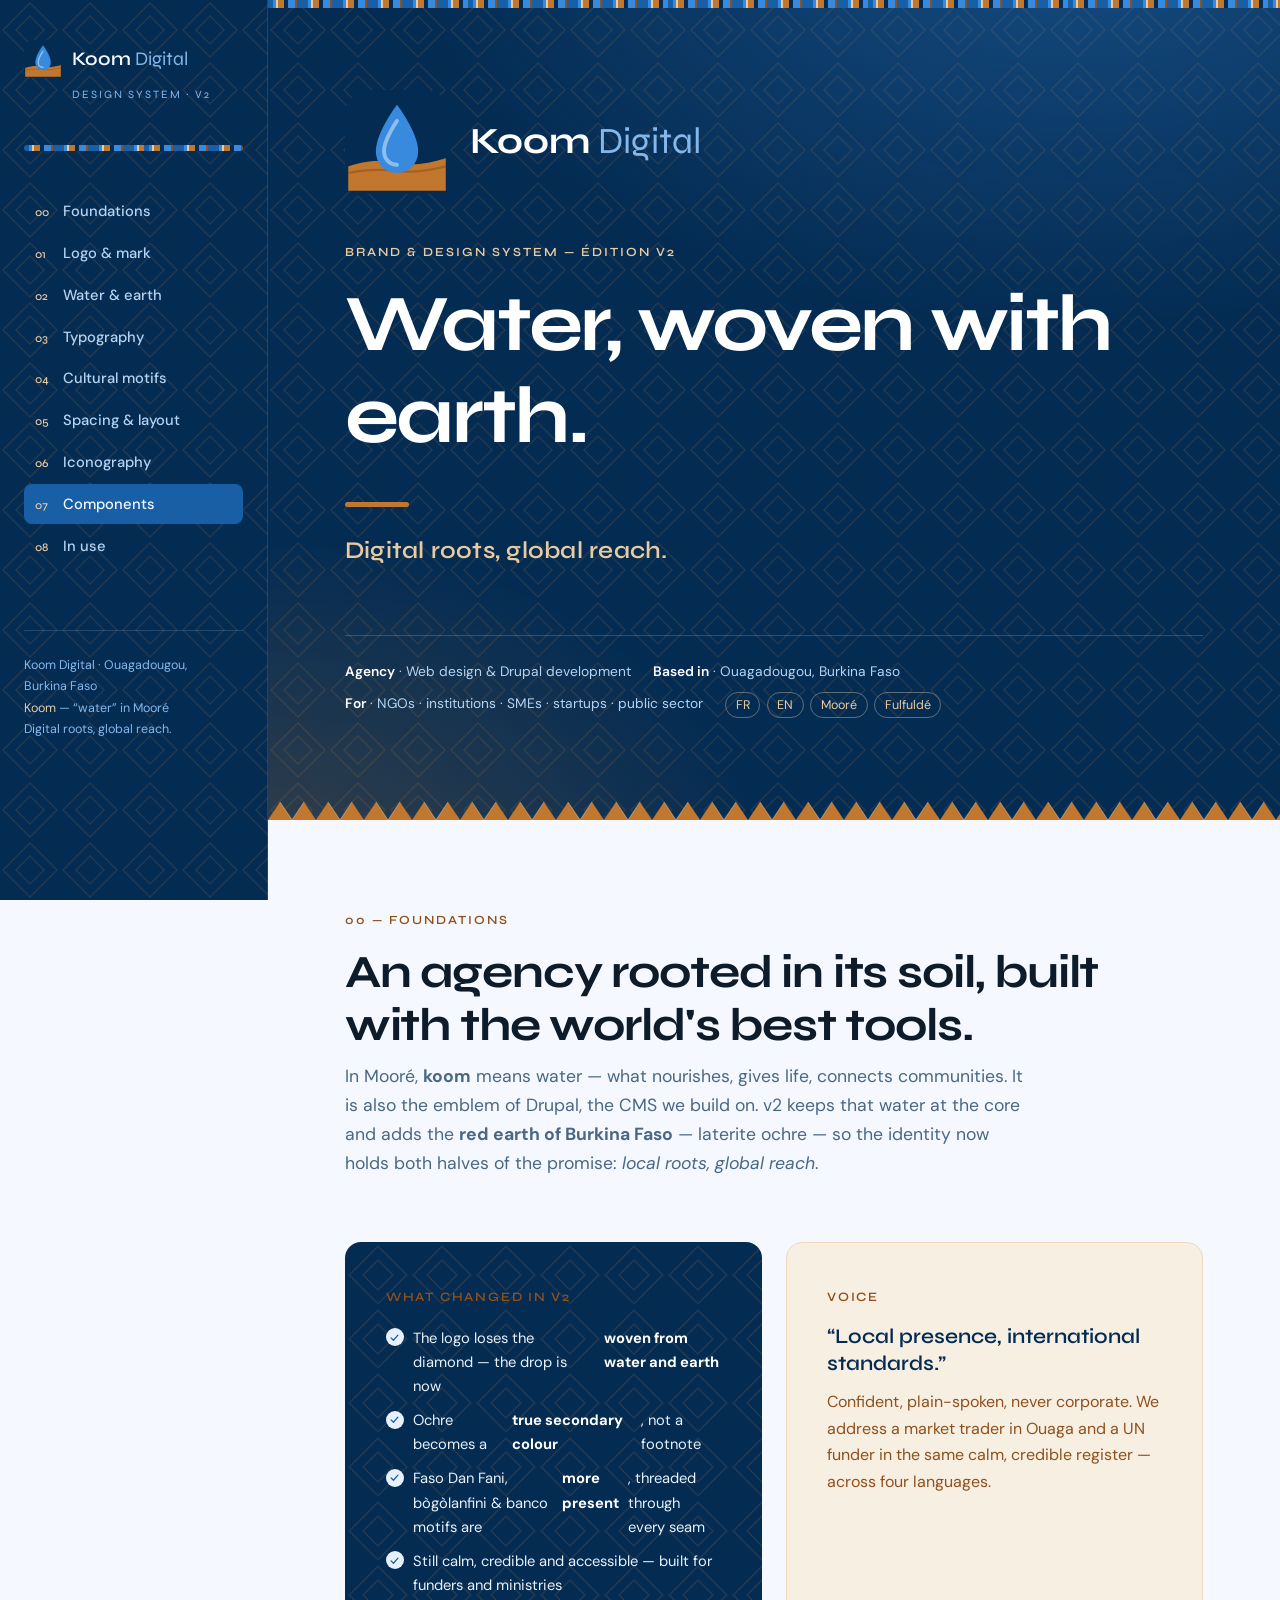
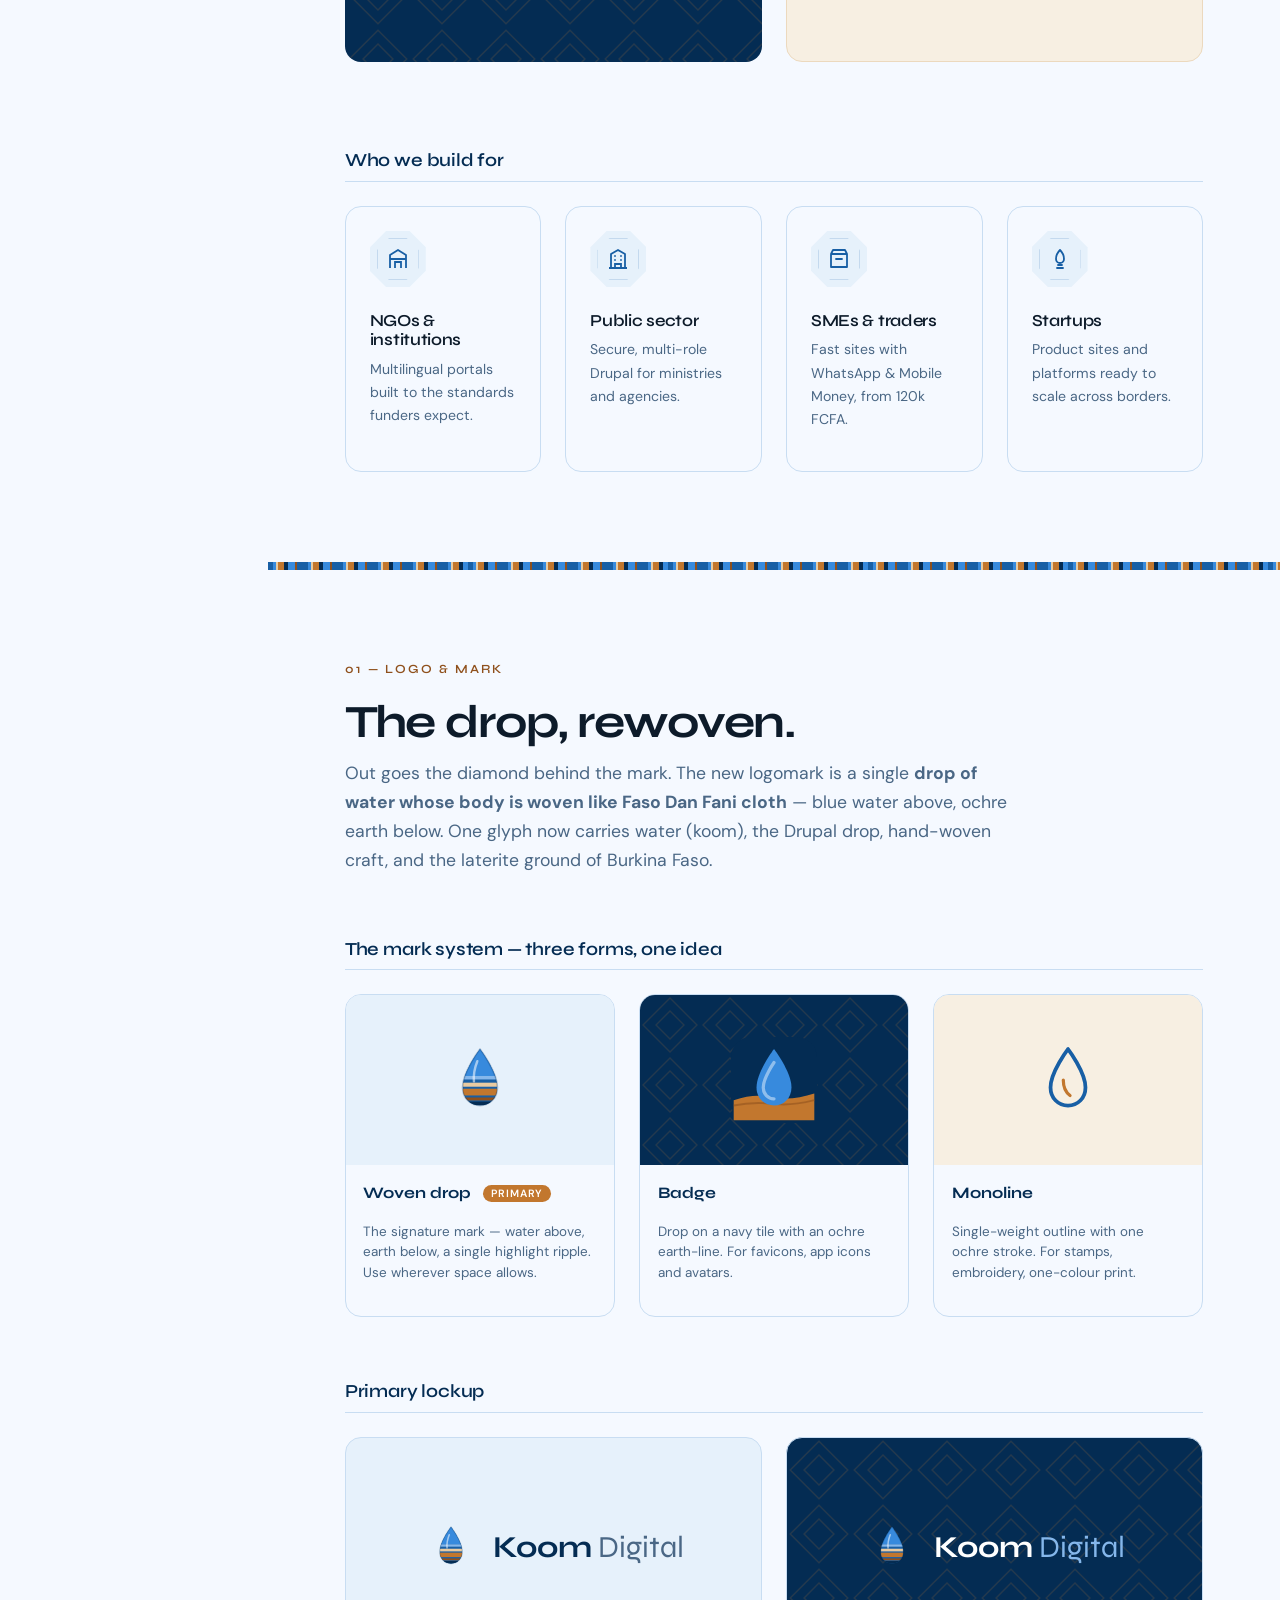
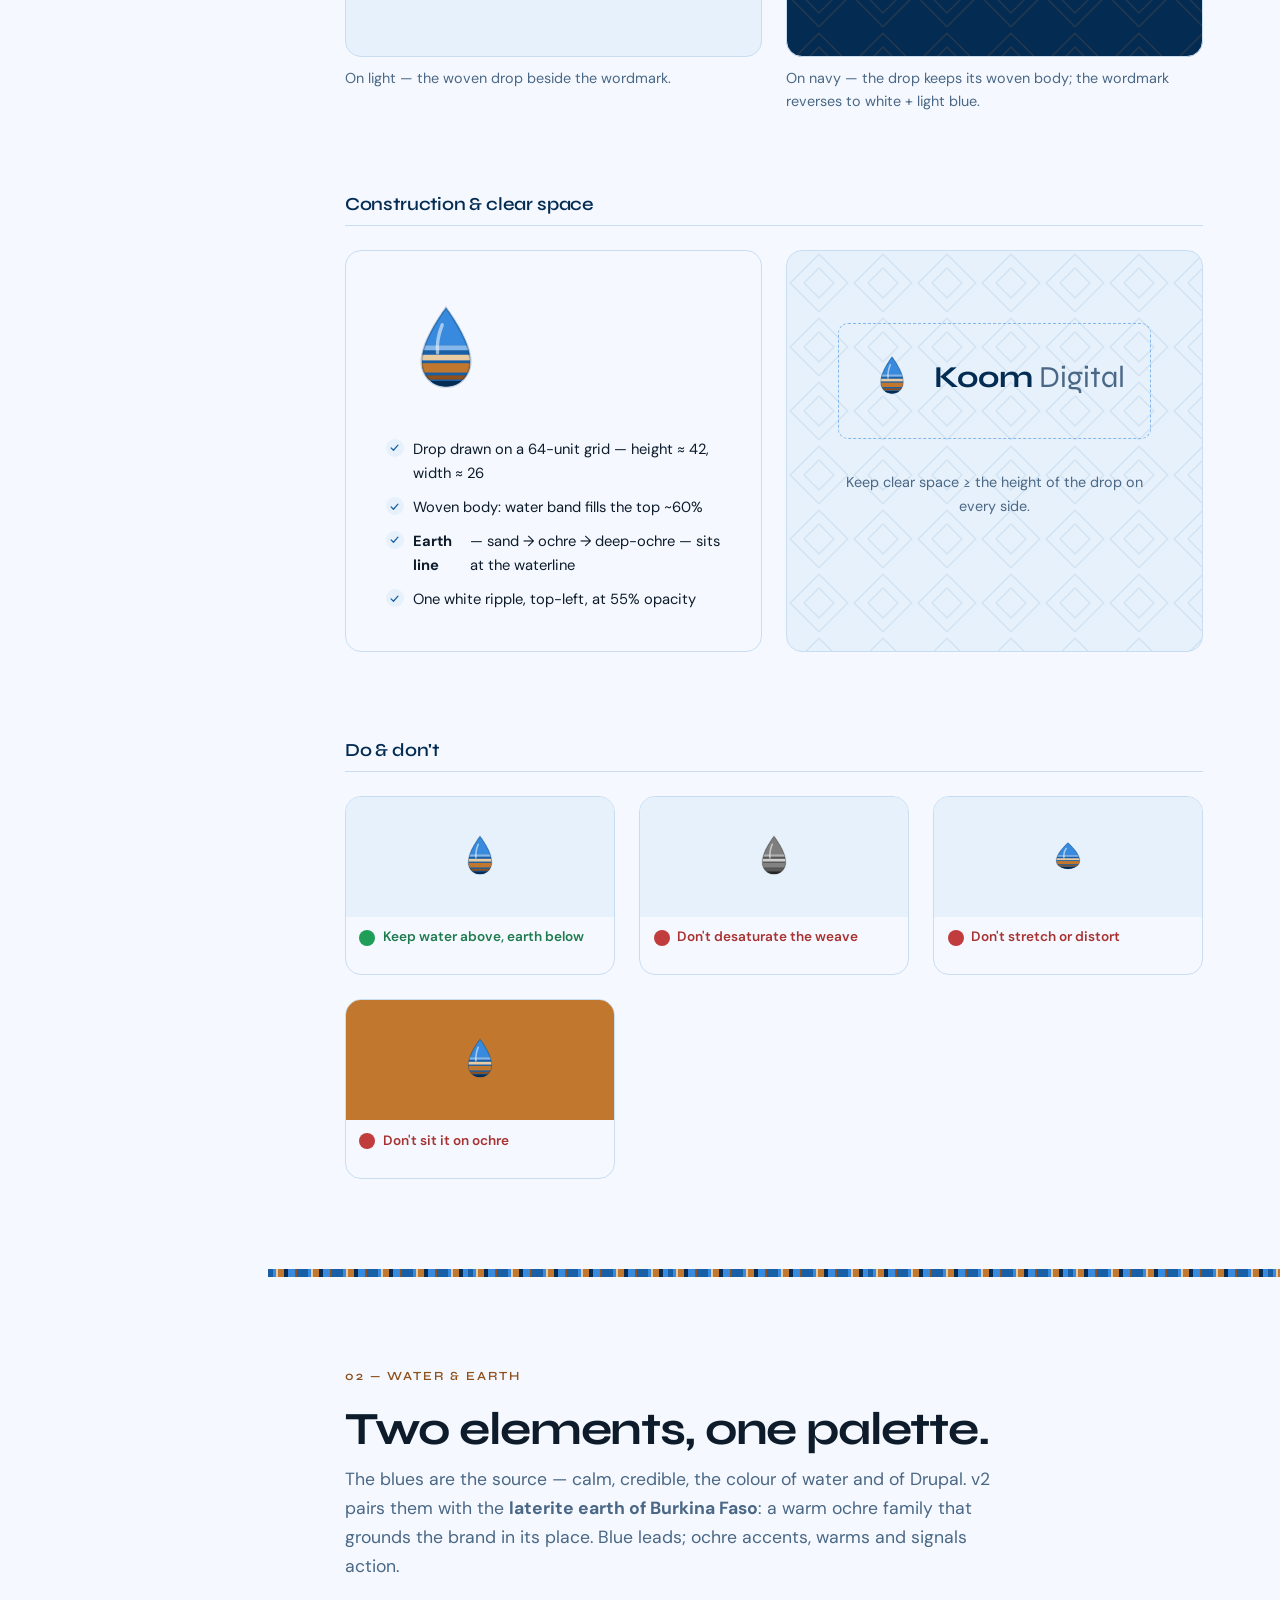
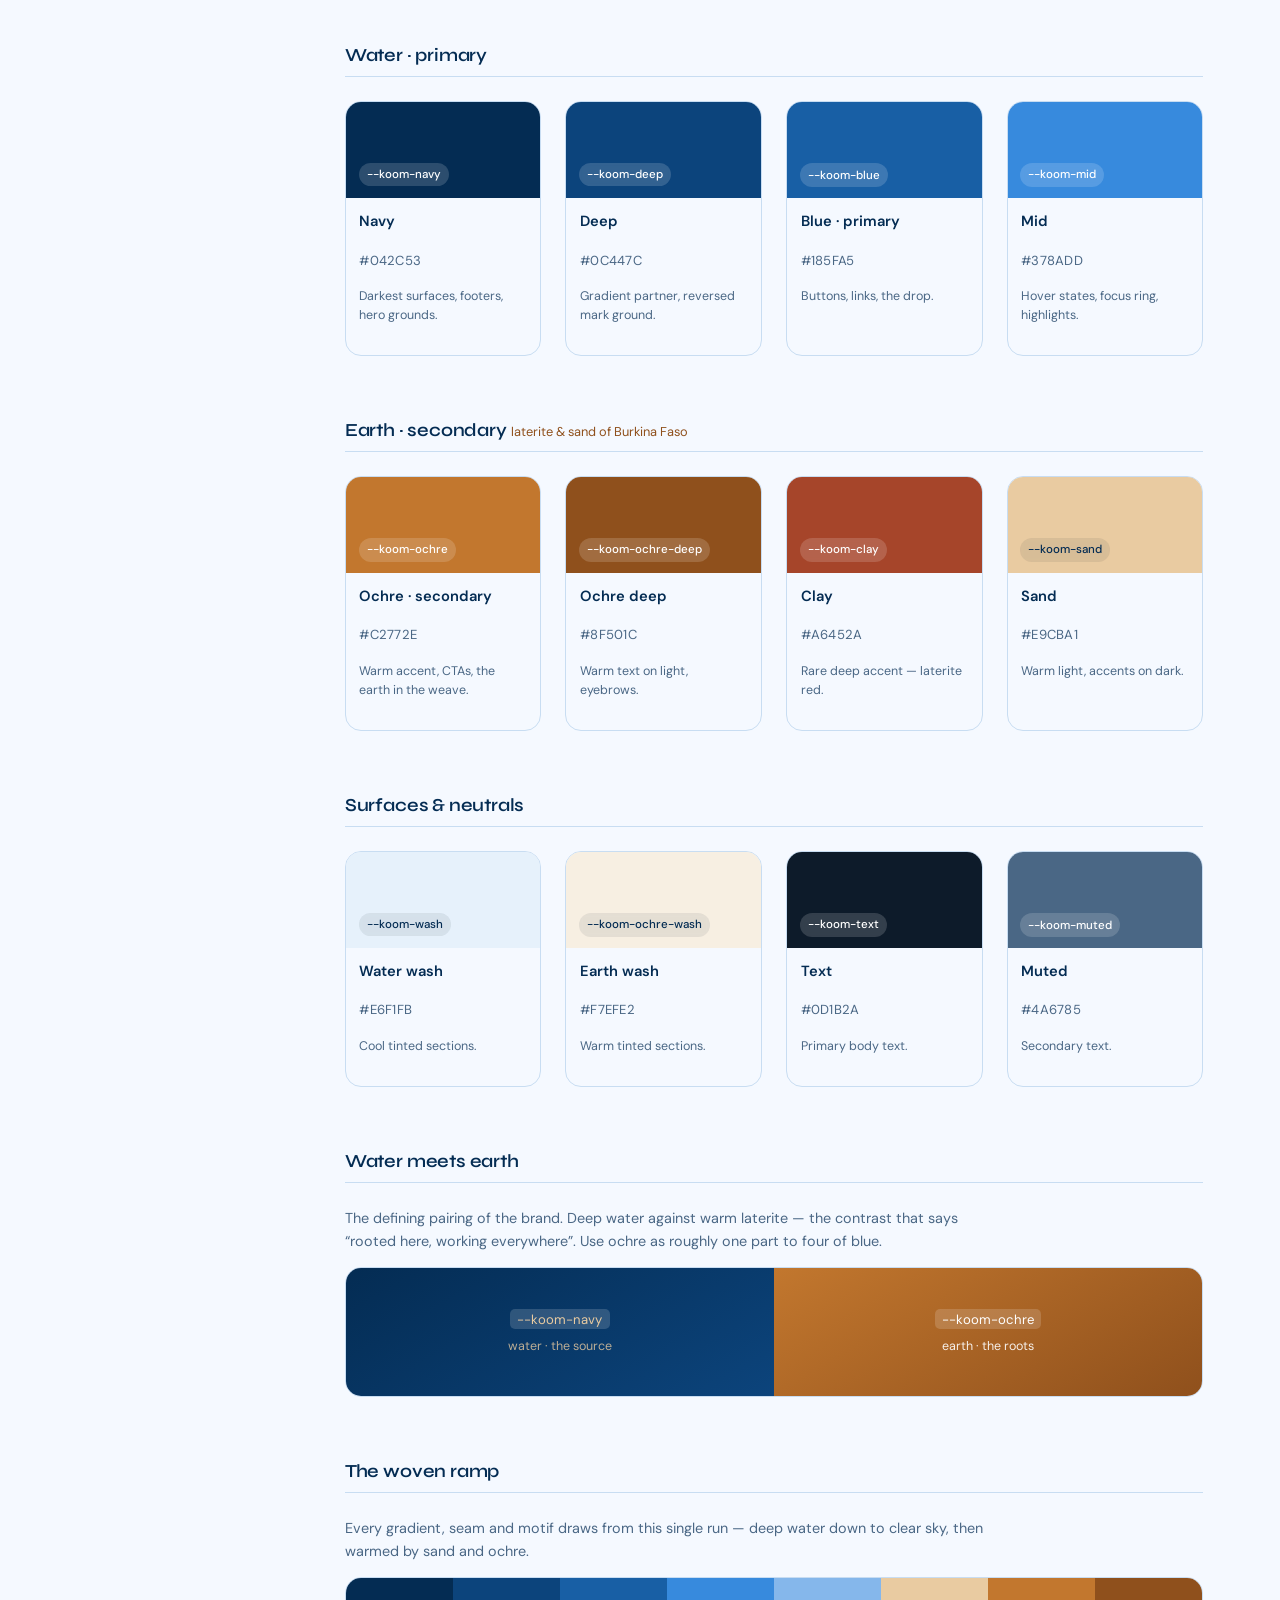
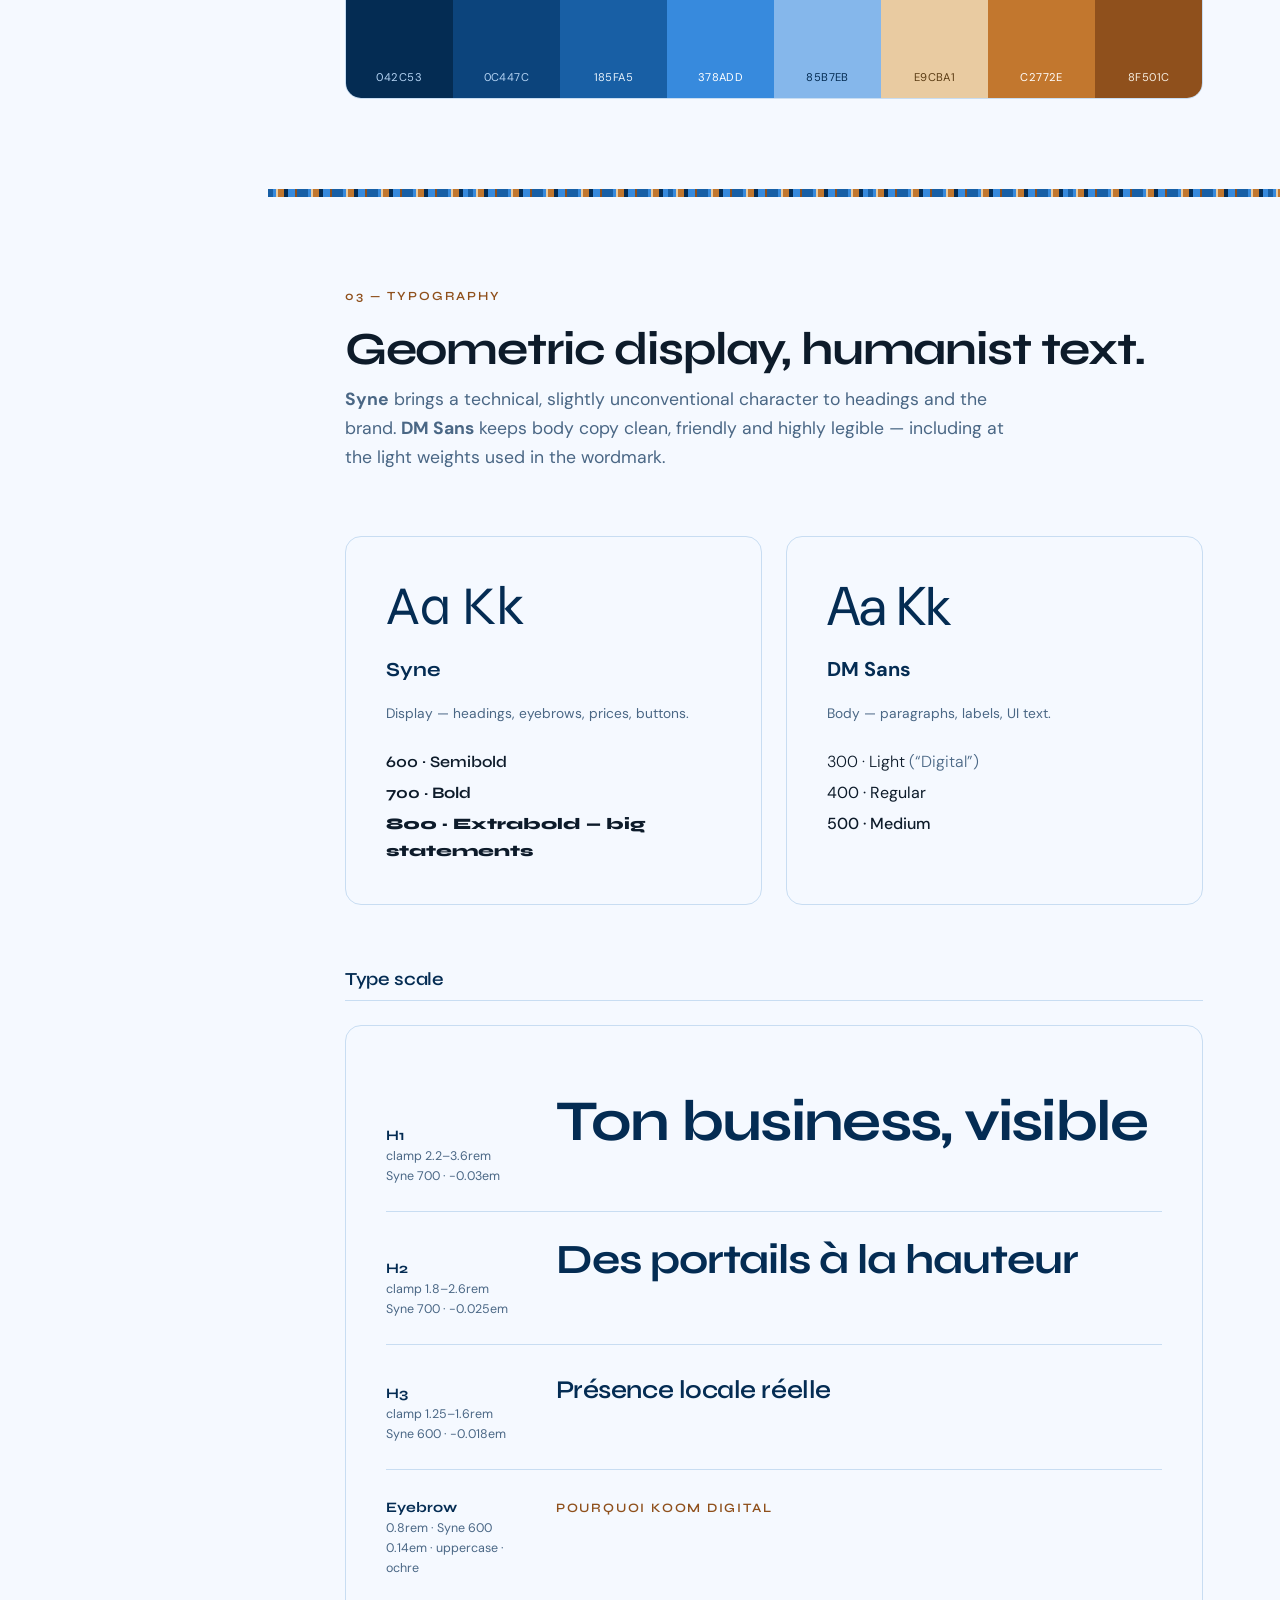
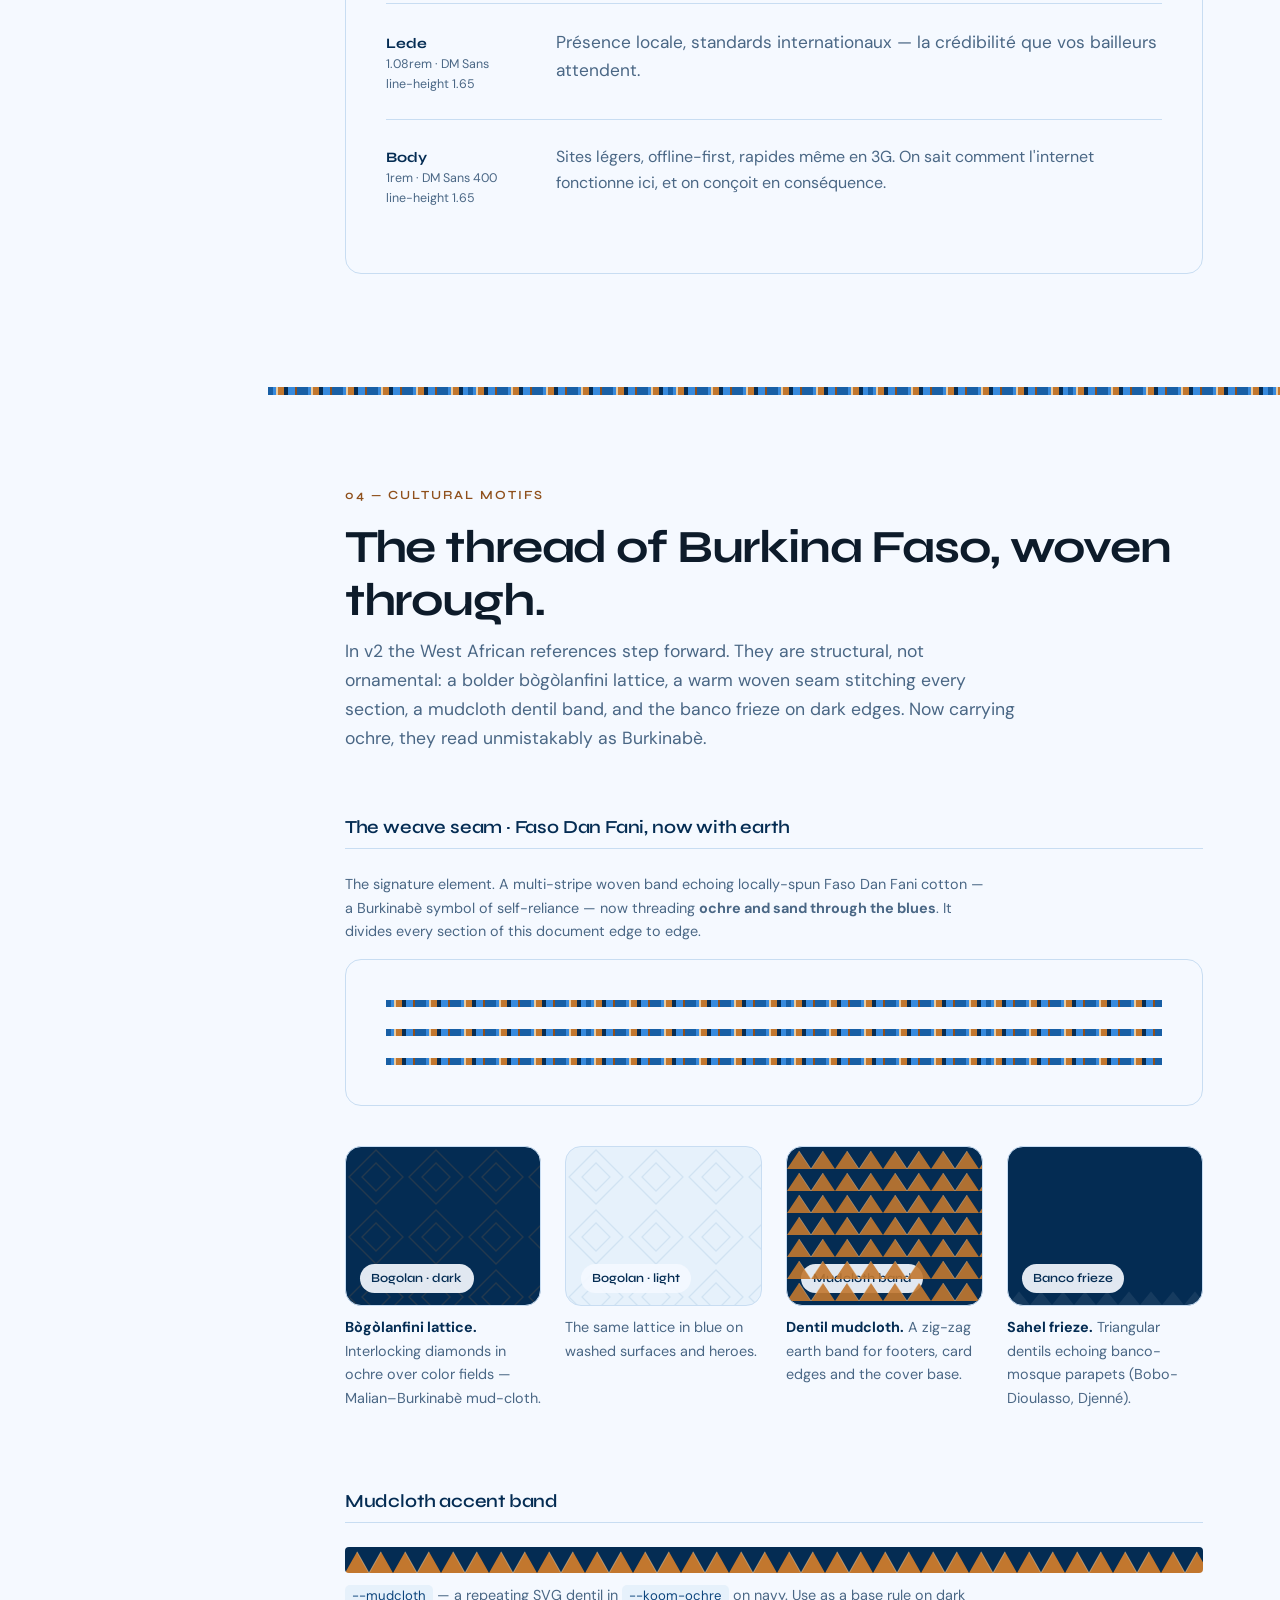
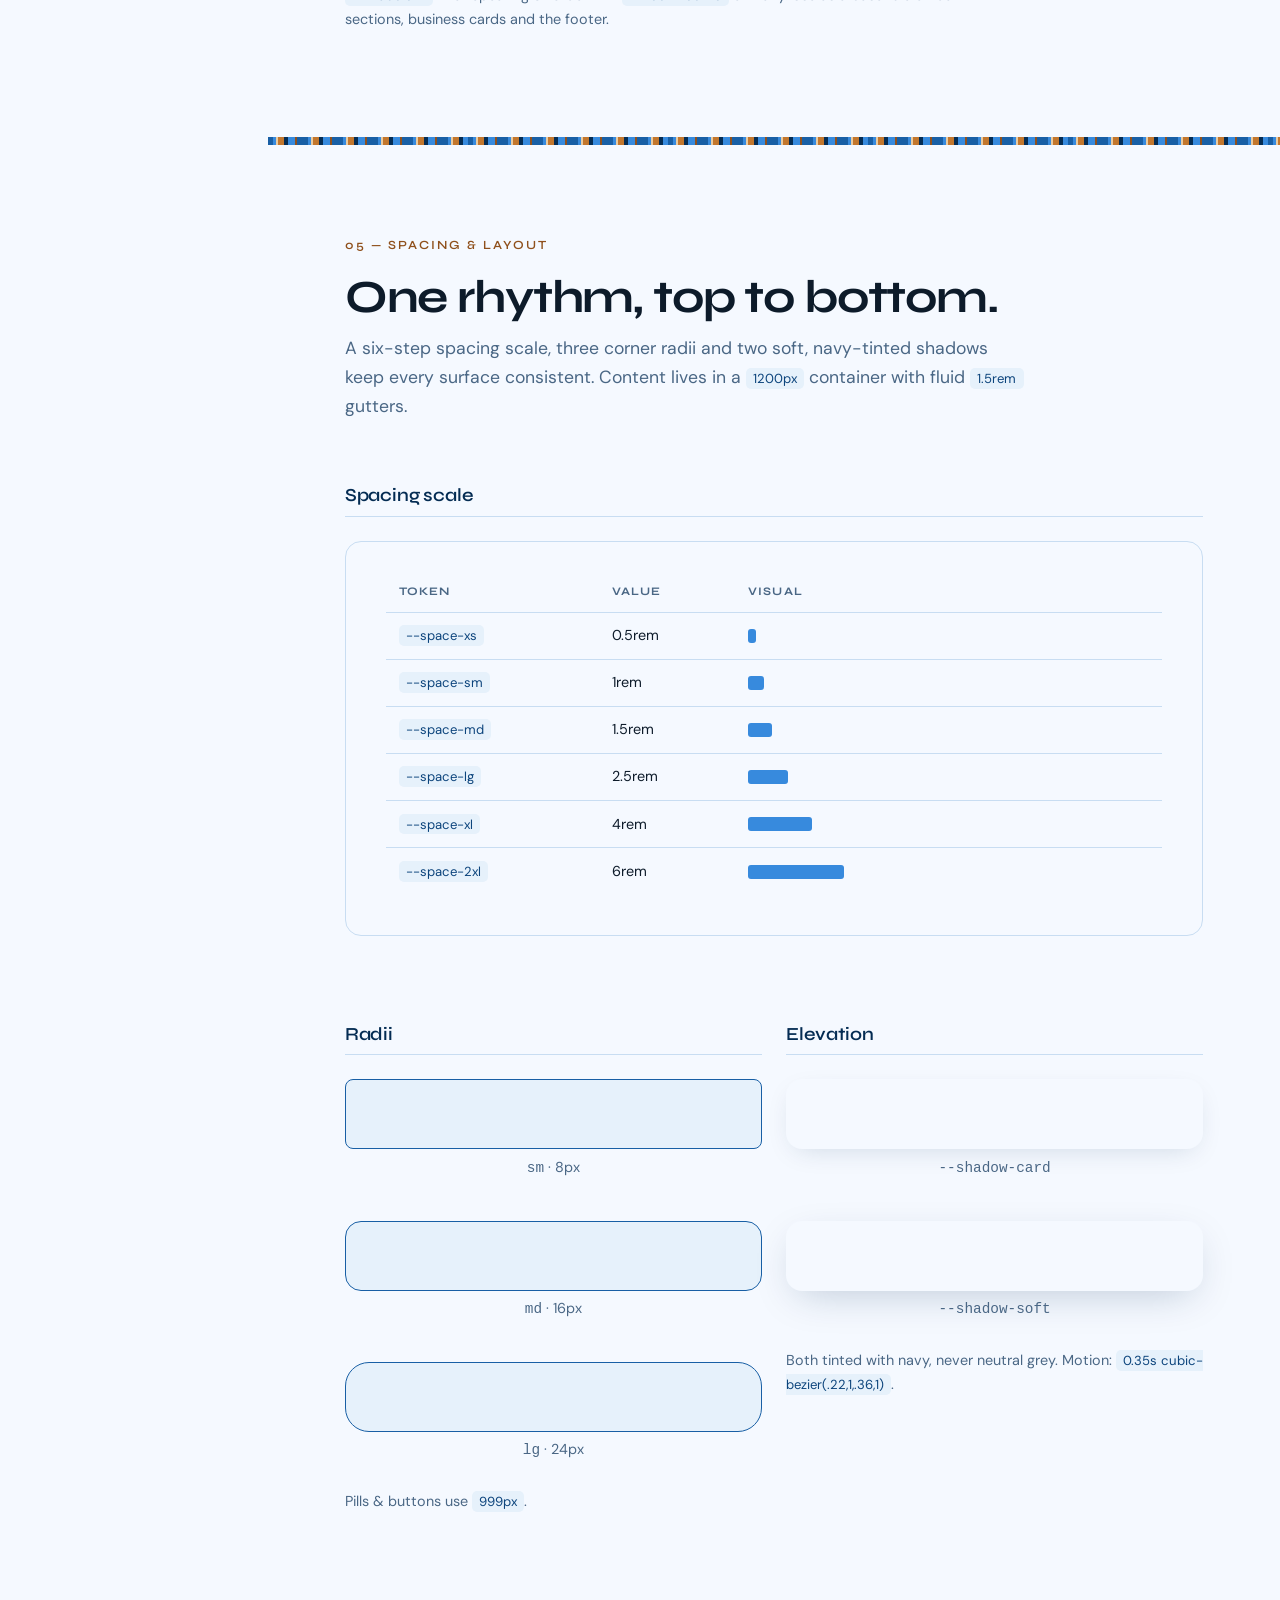
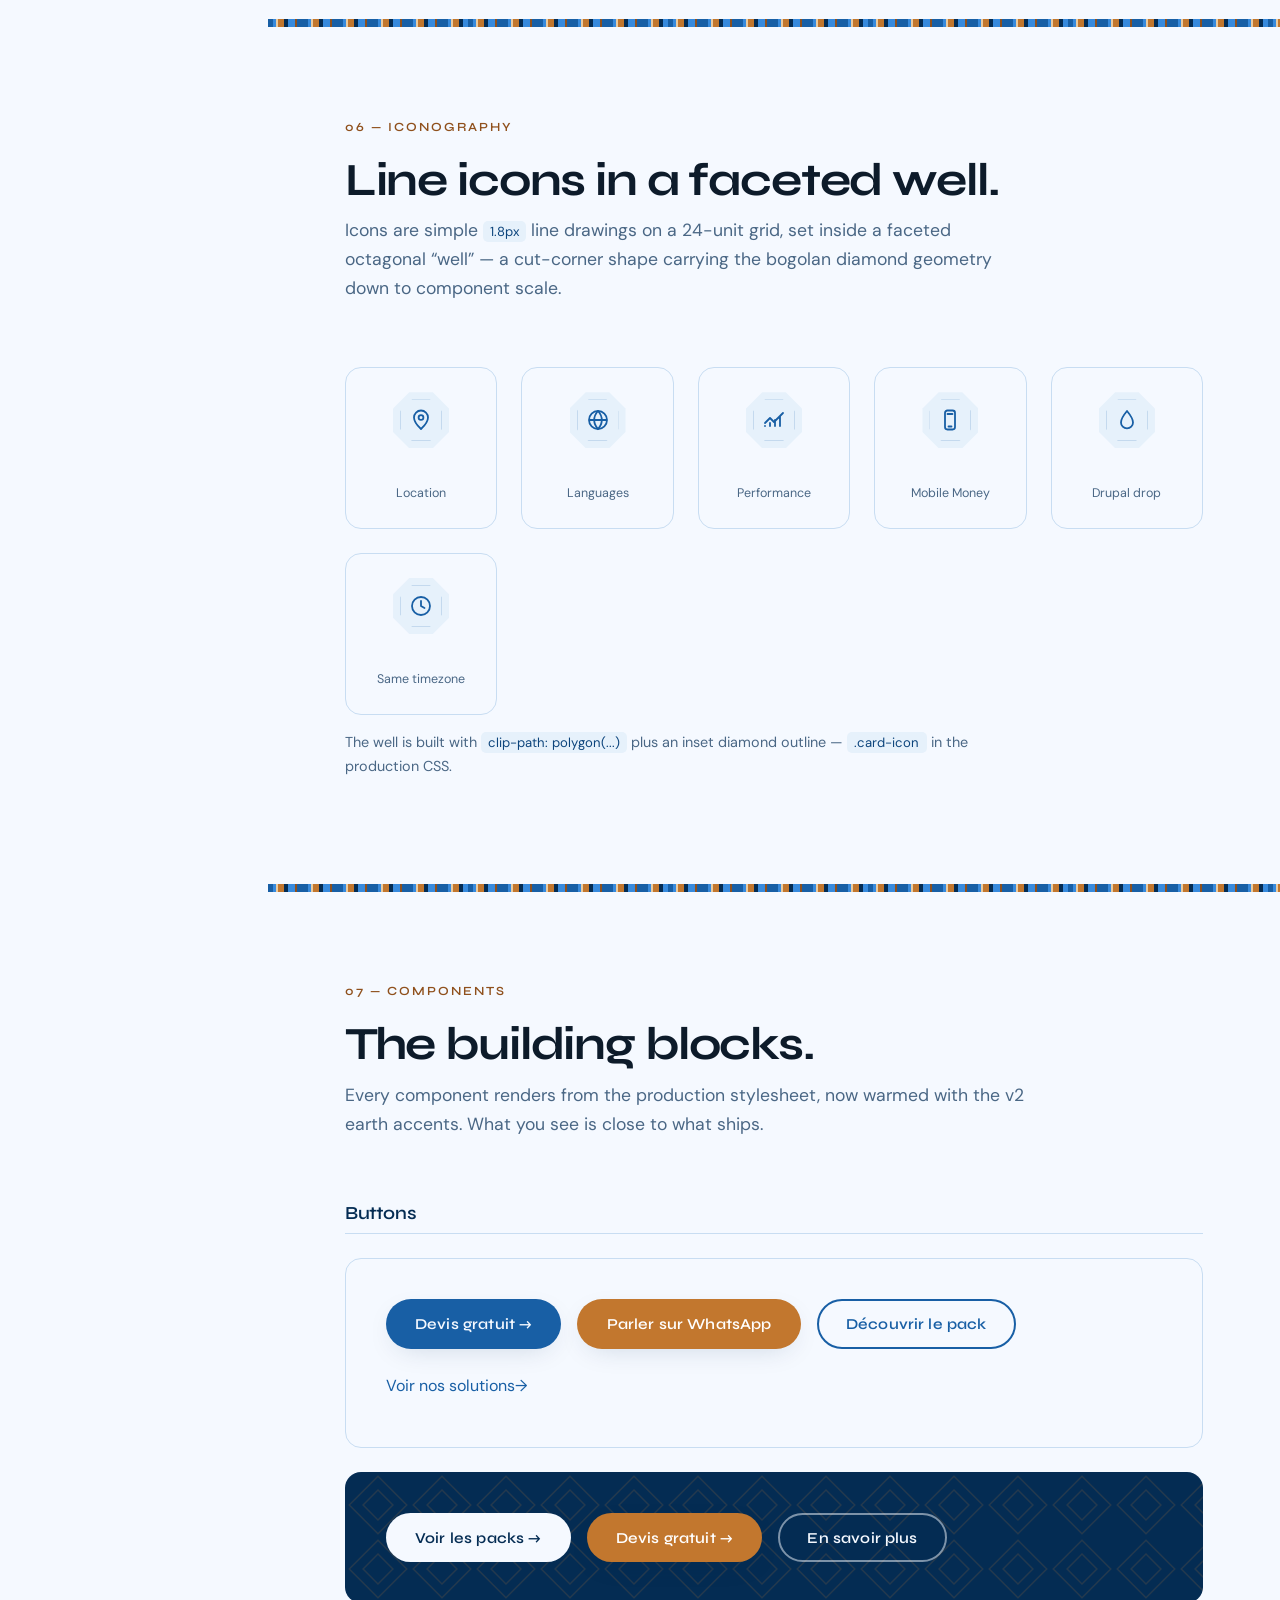
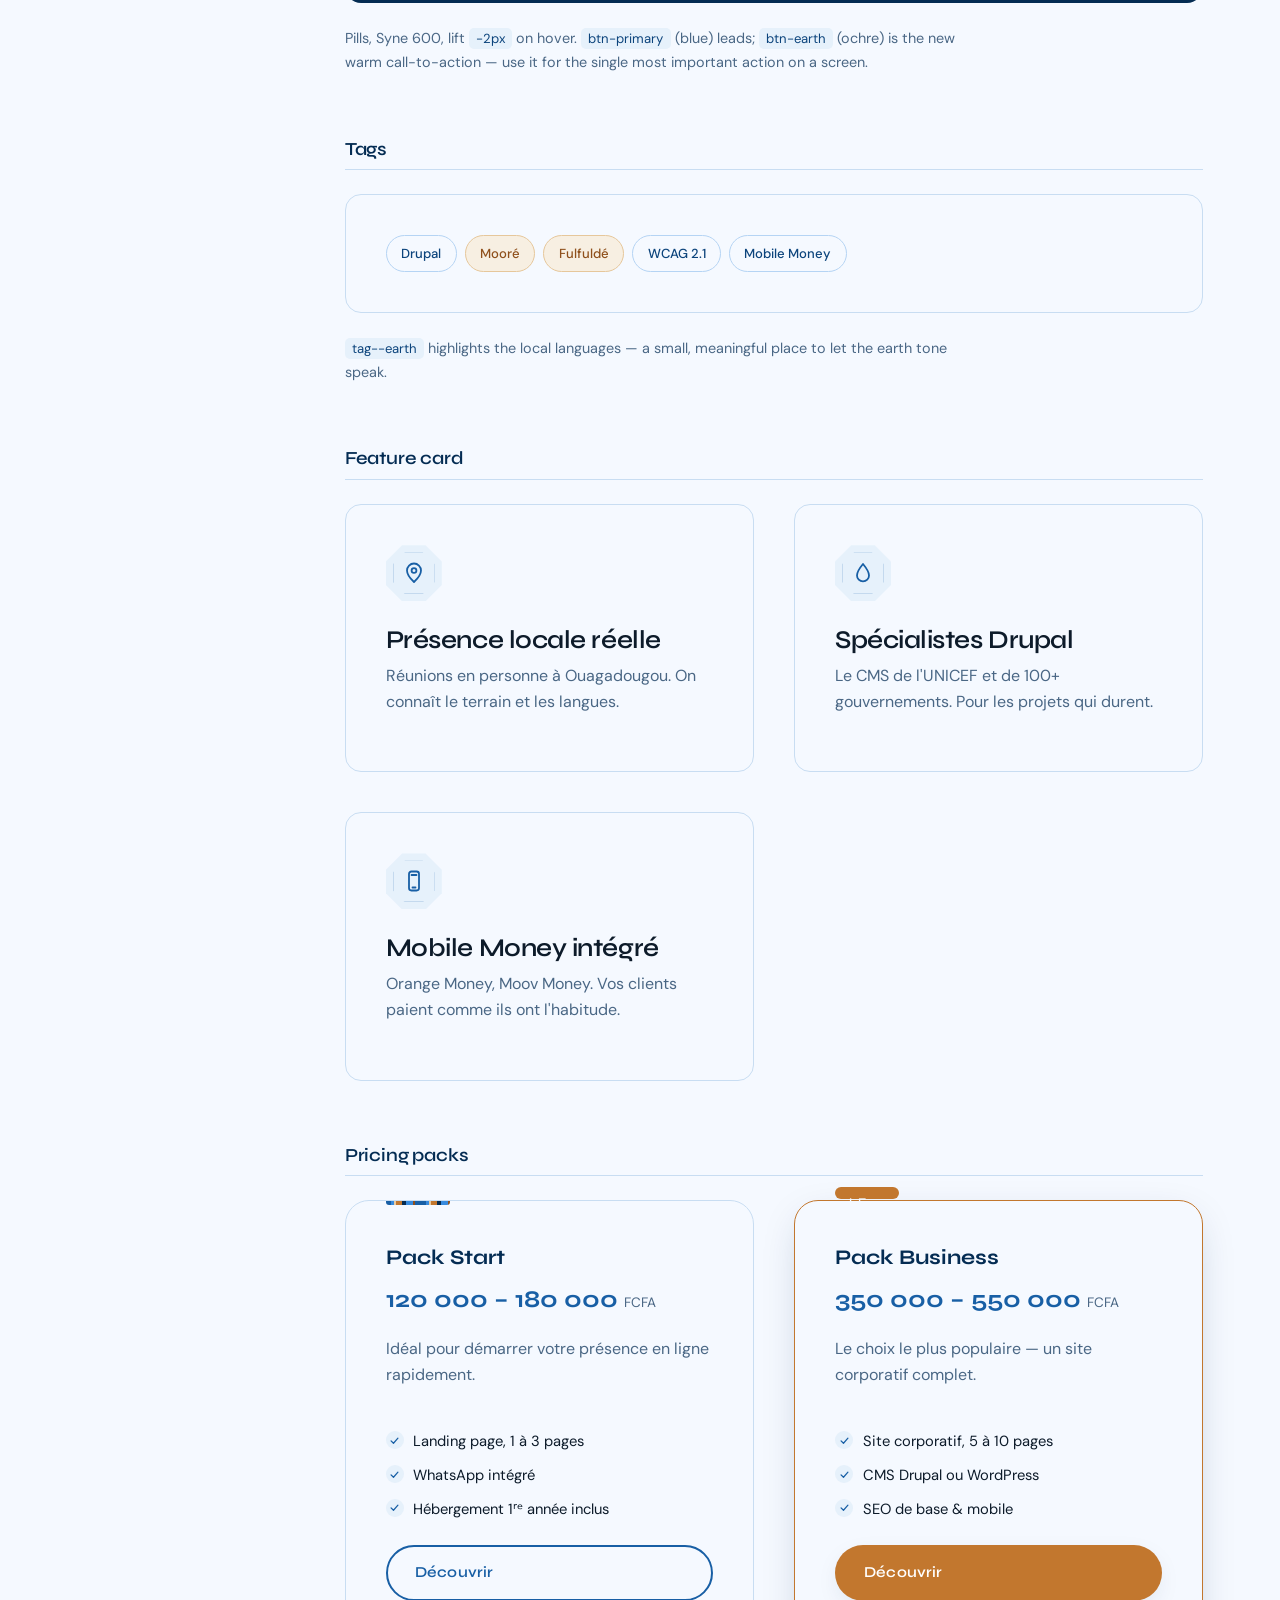
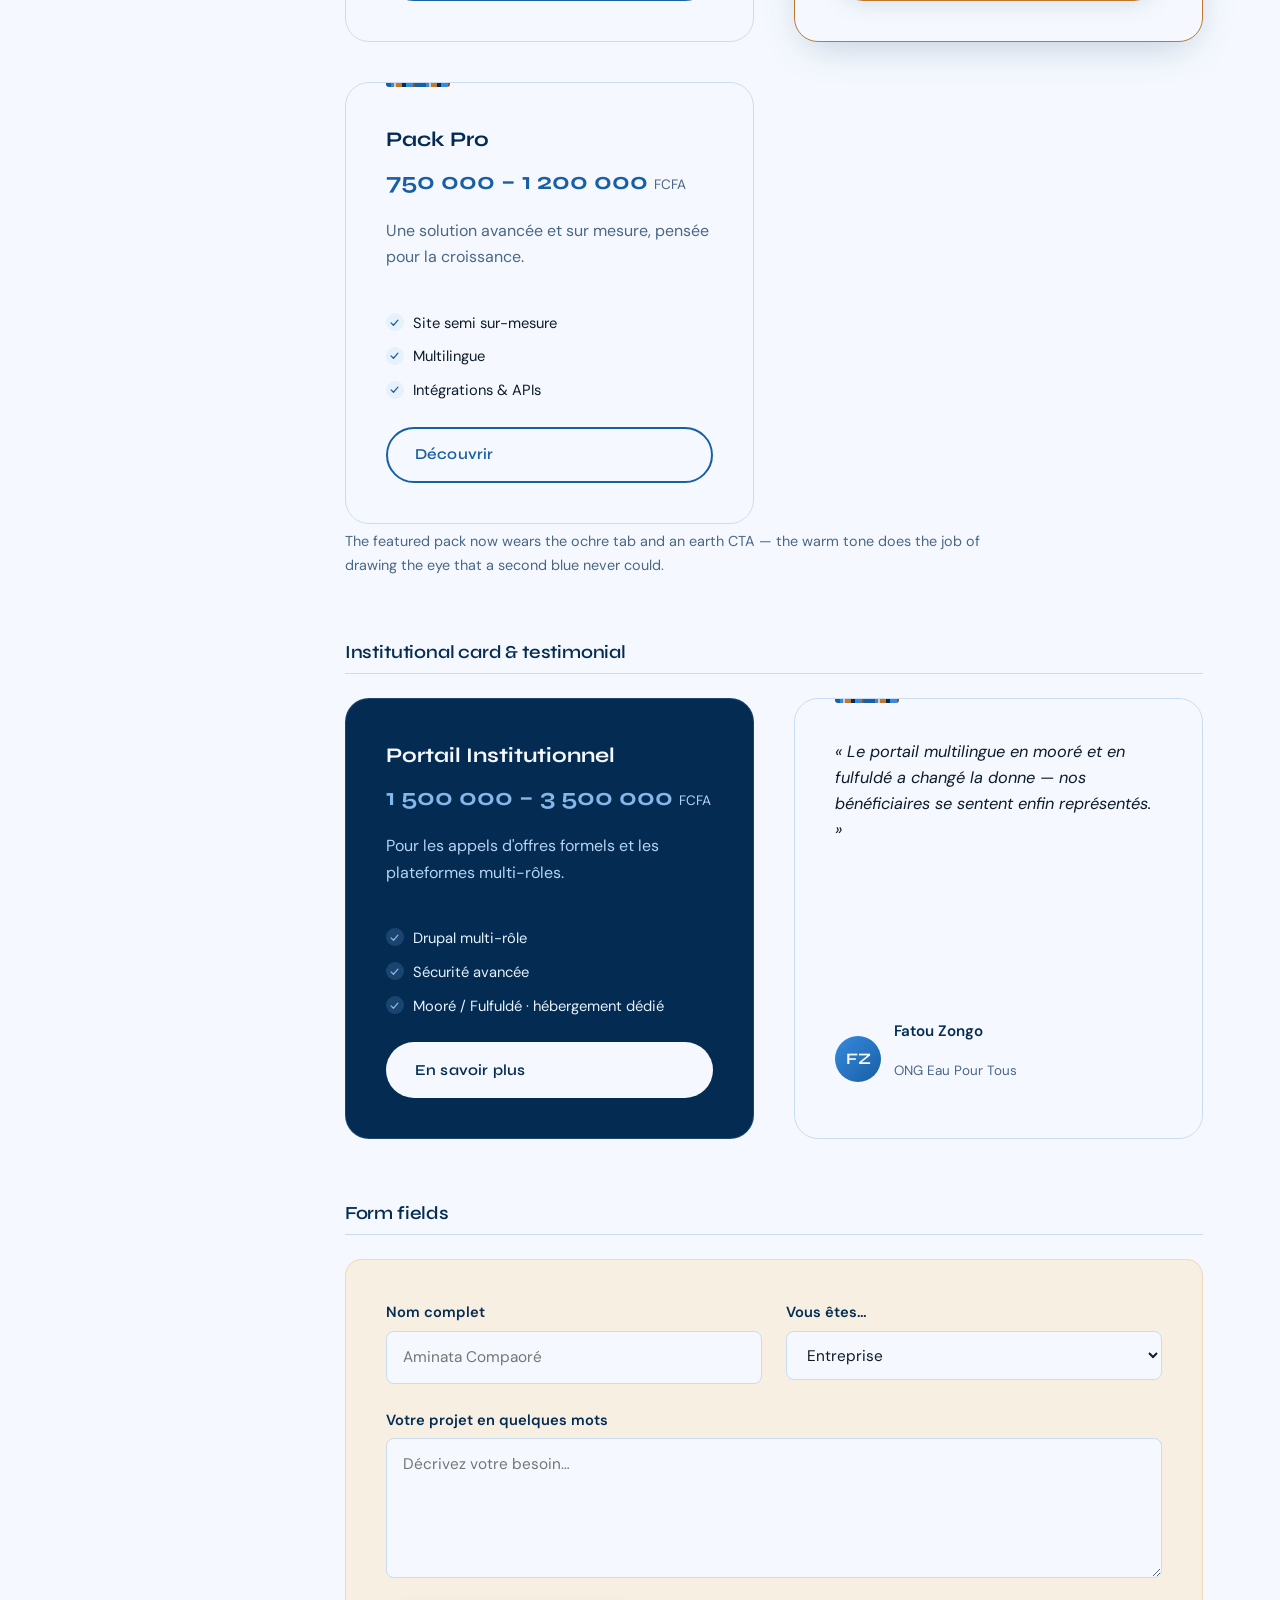
<file: design_handoff_water_earth/reference/Koom Digital Design System v2.html>
<!DOCTYPE html>
<html lang="en">
<head>
  <meta charset="UTF-8">
  <meta name="viewport" content="width=device-width, initial-scale=1">
  <title>Koom Digital — Design System v2</title>
  <link rel="icon" type="image/svg+xml" href="assets/favicon-v2.svg">
  <link rel="preconnect" href="https://fonts.googleapis.com">
  <link rel="preconnect" href="https://fonts.gstatic.com" crossorigin>
  <link href="https://fonts.googleapis.com/css2?family=Syne:wght@500;600;700;800&family=DM+Sans:wght@300;400;500&display=swap" rel="stylesheet">
  <link rel="stylesheet" href="assets/koom.css">
  <link rel="stylesheet" href="assets/ds.css">
  <link rel="stylesheet" href="assets/ds-v2.css">
</head>
<body class="ds">

<!-- ============================== SVG MARK SPRITE ============================== -->
<svg width="0" height="0" style="position:absolute" aria-hidden="true" focusable="false">
  <symbol id="koom-drop" viewBox="0 0 64 64">
    <defs><clipPath id="koom-drop-clip"><path d="M32 9 C32 9 19 26 19 37.5 C19 45.5 24.8 51 32 51 C39.2 51 45 45.5 45 37.5 C45 26 32 9 32 9Z"/></clipPath></defs>
    <g clip-path="url(#koom-drop-clip)">
      <rect x="0" y="0" width="64" height="64" fill="#185FA5"/>
      <rect x="0" y="0" width="64" height="29" fill="#378ADD"/>
      <rect x="0" y="29" width="64" height="2.6" fill="#85B7EB"/>
      <rect x="0" y="34" width="64" height="3" fill="#E9CBA1"/>
      <rect x="0" y="38.5" width="64" height="5" fill="#C2772E"/>
      <rect x="0" y="45" width="64" height="2.2" fill="#8F501C"/>
      <rect x="0" y="48" width="64" height="6" fill="#042C53"/>
    </g>
    <path d="M32 9 C32 9 19 26 19 37.5 C19 45.5 24.8 51 32 51 C39.2 51 45 45.5 45 37.5 C45 26 32 9 32 9Z" fill="none" stroke="#042C53" stroke-opacity="0.22" stroke-width="1.3"/>
    <path d="M30 18 C28 23 27 28 27.5 33" fill="none" stroke="#fff" stroke-width="1.8" stroke-linecap="round" opacity="0.55"/>
  </symbol>

  <symbol id="koom-badge" viewBox="0 0 64 64">
    <rect width="64" height="64" rx="15" fill="#042C53"/>
    <path d="M2 47 C14 43 22 43 32 45 C42 47 52 45 62 42 L62 62 L2 62 Z" fill="#C2772E"/>
    <path d="M2 51 C16 48 26 49 34 50 C44 51 54 49 62 47" fill="none" stroke="#8F501C" stroke-width="1.4" opacity="0.55"/>
    <path d="M32 9 C32 9 19 26 19 37.5 C19 45.5 24.8 51 32 51 C39.2 51 45 45.5 45 37.5 C45 26 32 9 32 9Z" fill="#378ADD"/>
    <path d="M32 19 C32 19 24 30.5 24 37.5 C24 42.5 27.6 46 32 46" fill="none" stroke="#B5D4F4" stroke-width="2.4" stroke-linecap="round" opacity="0.7"/>
  </symbol>

  <symbol id="koom-mono" viewBox="0 0 64 64">
    <path d="M32 9 C32 9 19 26 19 37.5 C19 45.5 24.8 51 32 51 C39.2 51 45 45.5 45 37.5 C45 26 32 9 32 9Z" fill="none" stroke="#185FA5" stroke-width="2.8" stroke-linejoin="round"/>
    <path d="M28.5 32 C28.5 37 30 41 33.5 43.5" fill="none" stroke="#C2772E" stroke-width="2.4" stroke-linecap="round"/>
  </symbol>
</svg>

<div class="ds-shell">

  <!-- ============================== SIDEBAR ============================== -->
  <aside class="ds-side">
    <a class="brand" href="#top">
      <svg class="brand-mark" width="40" height="40"><use href="#koom-badge"></use></svg>
      <span class="brand-word"><strong>Koom</strong> <span>Digital</span></span>
    </a>
    <p class="ds-side-kicker">Design System · v2</p>
    <div class="ds-weave-mini"></div>

    <nav class="ds-nav" aria-label="Design system sections">
      <a href="#overview"><span class="num">00</span> Foundations</a>
      <a href="#logo"><span class="num">01</span> Logo &amp; mark</a>
      <a href="#color"><span class="num">02</span> Water &amp; earth</a>
      <a href="#type"><span class="num">03</span> Typography</a>
      <a href="#motifs"><span class="num">04</span> Cultural motifs</a>
      <a href="#layout"><span class="num">05</span> Spacing &amp; layout</a>
      <a href="#icons"><span class="num">06</span> Iconography</a>
      <a href="#components"><span class="num">07</span> Components</a>
      <a href="#applications"><span class="num">08</span> In use</a>
    </nav>

    <div class="ds-side-foot">
      Koom Digital · Ouagadougou, Burkina&nbsp;Faso<br>
      <em>Koom</em> — “water” in Mooré<br>
      Digital roots, global reach.
    </div>
  </aside>

  <!-- ============================== CONTENT ============================== -->
  <main class="ds-main" id="top">

    <!-- ===== COVER ===== -->
    <header class="cover">
      <div class="cover-mark">
        <svg viewBox="0 0 64 64" aria-hidden="true"><use href="#koom-badge"></use></svg>
        <span class="wm"><strong>Koom</strong> <span>Digital</span></span>
      </div>
      <p class="ds-sec-num">Brand &amp; Design System — Édition v2</p>
      <h1>Water, woven with earth.</h1>
      <div class="accent-rule"></div>
      <p class="tagline">Digital roots, global reach.</p>
      <div class="meta">
        <span><b>Agency</b> · Web design &amp; Drupal development</span>
        <span><b>Based in</b> · Ouagadougou, Burkina Faso</span>
        <span><b>For</b> · NGOs · institutions · SMEs · startups · public sector</span>
        <span class="langs"><span>FR</span><span>EN</span><span>Mooré</span><span>Fulfuldé</span></span>
      </div>
    </header>

    <!-- ===== 00 FOUNDATIONS ===== -->
    <section class="ds-section" id="overview">
      <p class="ds-sec-num">00 — Foundations</p>
      <h2>An agency rooted in its soil, built with the world's best tools.</h2>
      <p class="ds-lead">In Mooré, <strong>koom</strong> means water — what nourishes, gives life, connects communities. It is also the emblem of Drupal, the CMS we build on. v2 keeps that water at the core and adds the <strong>red earth of Burkina Faso</strong> — laterite ochre — so the identity now holds both halves of the promise: <em>local roots, global reach</em>.</p>

      <div class="ds-grid ds-grid--2">
        <div class="ds-panel ds-panel--dark">
          <p class="eyebrow">What changed in v2</p>
          <ul class="pack-list" style="margin-top:0.6rem">
            <li style="color:var(--koom-wash)">The logo loses the diamond — the drop is now <strong style="color:#fff">woven from water and earth</strong></li>
            <li style="color:var(--koom-wash)">Ochre becomes a <strong style="color:#fff">true secondary colour</strong>, not a footnote</li>
            <li style="color:var(--koom-wash)">Faso Dan Fani, bògòlanfini &amp; banco motifs are <strong style="color:#fff">more present</strong>, threaded through every seam</li>
            <li style="color:var(--koom-wash)">Still calm, credible and accessible — built for funders and ministries</li>
          </ul>
        </div>
        <div class="ds-panel ds-panel--ochre">
          <p class="eyebrow">Voice</p>
          <p style="font-family:var(--font-display);font-weight:600;font-size:1.3rem;color:var(--koom-navy);line-height:1.3;margin:0.4rem 0 0">“Local presence, international standards.”</p>
          <p style="margin-top:0.8rem;color:var(--koom-ochre-deep)">Confident, plain-spoken, never corporate. We address a market trader in Ouaga and a UN funder in the same calm, credible register — across four languages.</p>
        </div>
      </div>

      <h3 class="ds-subhead">Who we build for</h3>
      <div class="ds-grid ds-grid--4">
        <div class="card" style="padding:var(--space-md)">
          <div class="card-icon" aria-hidden="true"><svg viewBox="0 0 24 24" fill="none"><path d="M4 21V8l8-5 8 5v13" stroke="currentColor" stroke-width="1.8" stroke-linejoin="round"/><path d="M9 21v-6h6v6M4 12h16" stroke="currentColor" stroke-width="1.8"/></svg></div>
          <h3 style="font-size:1.05rem">NGOs &amp; institutions</h3>
          <p style="font-size:0.88rem">Multilingual portals built to the standards funders expect.</p>
        </div>
        <div class="card" style="padding:var(--space-md)">
          <div class="card-icon" aria-hidden="true"><svg viewBox="0 0 24 24" fill="none"><path d="M3 21h18M5 21V7l7-4 7 4v14" stroke="currentColor" stroke-width="1.8" stroke-linejoin="round"/><path d="M9 21v-4h6v4M9 9h.01M15 9h.01M9 13h.01M15 13h.01" stroke="currentColor" stroke-width="1.8" stroke-linecap="round"/></svg></div>
          <h3 style="font-size:1.05rem">Public sector</h3>
          <p style="font-size:0.88rem">Secure, multi-role Drupal for ministries and agencies.</p>
        </div>
        <div class="card" style="padding:var(--space-md)">
          <div class="card-icon" aria-hidden="true"><svg viewBox="0 0 24 24" fill="none"><path d="M4 7h16v13H4zM4 7l2-4h12l2 4M9 12h6" stroke="currentColor" stroke-width="1.8" stroke-linejoin="round" stroke-linecap="round"/></svg></div>
          <h3 style="font-size:1.05rem">SMEs &amp; traders</h3>
          <p style="font-size:0.88rem">Fast sites with WhatsApp &amp; Mobile Money, from 120k FCFA.</p>
        </div>
        <div class="card" style="padding:var(--space-md)">
          <div class="card-icon" aria-hidden="true"><svg viewBox="0 0 24 24" fill="none"><path d="M12 3s4 4 4 9a4 4 0 0 1-8 0c0-5 4-9 4-9Z" stroke="currentColor" stroke-width="1.8" stroke-linejoin="round"/><path d="M9 21h6M10 18h4" stroke="currentColor" stroke-width="1.8" stroke-linecap="round"/></svg></div>
          <h3 style="font-size:1.05rem">Startups</h3>
          <p style="font-size:0.88rem">Product sites and platforms ready to scale across borders.</p>
        </div>
      </div>
    </section>

    <div class="ds-seam"></div>

    <!-- ===== 01 LOGO ===== -->
    <section class="ds-section" id="logo">
      <p class="ds-sec-num">01 — Logo &amp; mark</p>
      <h2>The drop, rewoven.</h2>
      <p class="ds-lead">Out goes the diamond behind the mark. The new logomark is a single <strong>drop of water whose body is woven like Faso Dan Fani cloth</strong> — blue water above, ochre earth below. One glyph now carries water (koom), the Drupal drop, hand-woven craft, and the laterite ground of Burkina Faso.</p>

      <h3 class="ds-subhead">The mark system — three forms, one idea</h3>
      <div class="logo-lab">
        <div class="logo-concept is-primary">
          <div class="stage"><svg viewBox="0 0 64 64" aria-hidden="true"><use href="#koom-drop"></use></svg></div>
          <div class="cap"><p class="t">Woven drop <span class="pill">Primary</span></p><p class="d">The signature mark — water above, earth below, a single highlight ripple. Use wherever space allows.</p></div>
        </div>
        <div class="logo-concept">
          <div class="stage dark"><svg viewBox="0 0 64 64" aria-hidden="true"><use href="#koom-badge"></use></svg></div>
          <div class="cap"><p class="t">Badge</p><p class="d">Drop on a navy tile with an ochre earth-line. For favicons, app icons and avatars.</p></div>
        </div>
        <div class="logo-concept">
          <div class="stage"><svg viewBox="0 0 64 64" aria-hidden="true"><use href="#koom-mono"></use></svg></div>
          <div class="cap"><p class="t">Monoline</p><p class="d">Single-weight outline with one ochre stroke. For stamps, embroidery, one-colour print.</p></div>
        </div>
      </div>

      <h3 class="ds-subhead">Primary lockup</h3>
      <div class="ds-grid ds-grid--2">
        <div>
          <div class="logo-stage logo-stage--light">
            <span class="lockup lockup--light">
              <svg viewBox="0 0 64 64" aria-hidden="true"><use href="#koom-drop"></use></svg>
              <span class="wm"><strong>Koom</strong> <span>Digital</span></span>
            </span>
          </div>
          <p class="ds-note" style="margin-top:0.6rem">On light — the woven drop beside the wordmark.</p>
        </div>
        <div>
          <div class="logo-stage logo-stage--dark">
            <span class="lockup lockup--dark">
              <svg viewBox="0 0 64 64" aria-hidden="true"><use href="#koom-drop"></use></svg>
              <span class="wm"><strong>Koom</strong> <span>Digital</span></span>
            </span>
          </div>
          <p class="ds-note" style="margin-top:0.6rem">On navy — the drop keeps its woven body; the wordmark reverses to white + light blue.</p>
        </div>
      </div>

      <h3 class="ds-subhead">Construction &amp; clear space</h3>
      <div class="ds-grid ds-grid--2">
        <div class="ds-panel">
          <div style="display:flex;gap:1.6rem;align-items:center;flex-wrap:wrap">
            <svg viewBox="0 0 64 64" width="120" height="120" aria-hidden="true"><use href="#koom-drop"></use></svg>
            <ul class="pack-list" style="margin:0">
              <li>Drop drawn on a 64-unit grid — height ≈ 42, width ≈ 26</li>
              <li>Woven body: water band fills the top ~60%</li>
              <li><strong>Earth line</strong> — sand → ochre → deep-ochre — sits at the waterline</li>
              <li>One white ripple, top-left, at 55% opacity</li>
            </ul>
          </div>
        </div>
        <div class="ds-panel ds-panel--wash">
          <div class="logo-stage" style="border:none;background:transparent;min-height:180px">
            <div class="clearspace">
              <span class="ring" aria-hidden="true"></span>
              <span class="lockup lockup--light">
                <svg viewBox="0 0 64 64" aria-hidden="true"><use href="#koom-drop"></use></svg>
                <span class="wm"><strong>Koom</strong> <span>Digital</span></span>
              </span>
            </div>
          </div>
          <p class="ds-note" style="text-align:center">Keep clear space ≥ the height of the drop on every side.</p>
        </div>
      </div>

      <h3 class="ds-subhead">Do &amp; don't</h3>
      <div class="dodont">
        <div class="dd dd--do">
          <div class="dd-stage"><svg viewBox="0 0 64 64" width="58" height="58" aria-hidden="true"><use href="#koom-drop"></use></svg></div>
          <p class="dd-tag">Keep water above, earth below</p>
        </div>
        <div class="dd dd--no">
          <div class="dd-stage"><svg viewBox="0 0 64 64" width="58" height="58" aria-hidden="true" style="filter:grayscale(1)"><use href="#koom-drop"></use></svg></div>
          <p class="dd-tag">Don't desaturate the weave</p>
        </div>
        <div class="dd dd--no">
          <div class="dd-stage"><svg viewBox="0 0 64 64" width="58" height="40" preserveAspectRatio="none" aria-hidden="true"><use href="#koom-drop"></use></svg></div>
          <p class="dd-tag">Don't stretch or distort</p>
        </div>
        <div class="dd dd--no">
          <div class="dd-stage" style="background:#C2772E"><svg viewBox="0 0 64 64" width="58" height="58" aria-hidden="true"><use href="#koom-drop"></use></svg></div>
          <p class="dd-tag">Don't sit it on ochre</p>
        </div>
      </div>
    </section>

    <div class="ds-seam"></div>

    <!-- ===== 02 COLOR ===== -->
    <section class="ds-section" id="color">
      <p class="ds-sec-num">02 — Water &amp; earth</p>
      <h2>Two elements, one palette.</h2>
      <p class="ds-lead">The blues are the source — calm, credible, the colour of water and of Drupal. v2 pairs them with the <strong>laterite earth of Burkina Faso</strong>: a warm ochre family that grounds the brand in its place. Blue leads; ochre accents, warms and signals action.</p>

      <h3 class="ds-subhead">Water · primary</h3>
      <div class="ds-grid ds-grid--4">
        <div class="swatch"><div class="swatch-chip" style="background:#042C53"><span class="var">--koom-navy</span></div><div class="swatch-meta"><p class="name">Navy</p><p class="hex">#042C53</p><p class="role">Darkest surfaces, footers, hero grounds.</p></div></div>
        <div class="swatch"><div class="swatch-chip" style="background:#0C447C"><span class="var">--koom-deep</span></div><div class="swatch-meta"><p class="name">Deep</p><p class="hex">#0C447C</p><p class="role">Gradient partner, reversed mark ground.</p></div></div>
        <div class="swatch"><div class="swatch-chip" style="background:#185FA5"><span class="var">--koom-blue</span></div><div class="swatch-meta"><p class="name">Blue · primary</p><p class="hex">#185FA5</p><p class="role">Buttons, links, the drop.</p></div></div>
        <div class="swatch"><div class="swatch-chip" style="background:#378ADD"><span class="var">--koom-mid</span></div><div class="swatch-meta"><p class="name">Mid</p><p class="hex">#378ADD</p><p class="role">Hover states, focus ring, highlights.</p></div></div>
      </div>

      <h3 class="ds-subhead">Earth · secondary <span style="font-family:var(--font-body);font-weight:400;font-size:0.8rem;color:var(--koom-ochre-deep);text-transform:none;letter-spacing:0">laterite &amp; sand of Burkina Faso</span></h3>
      <div class="ds-grid ds-grid--4">
        <div class="swatch"><div class="swatch-chip" style="background:#C2772E"><span class="var">--koom-ochre</span></div><div class="swatch-meta"><p class="name">Ochre · secondary</p><p class="hex">#C2772E</p><p class="role">Warm accent, CTAs, the earth in the weave.</p></div></div>
        <div class="swatch"><div class="swatch-chip" style="background:#8F501C"><span class="var">--koom-ochre-deep</span></div><div class="swatch-meta"><p class="name">Ochre deep</p><p class="hex">#8F501C</p><p class="role">Warm text on light, eyebrows.</p></div></div>
        <div class="swatch"><div class="swatch-chip" style="background:#A6452A"><span class="var">--koom-clay</span></div><div class="swatch-meta"><p class="name">Clay</p><p class="hex">#A6452A</p><p class="role">Rare deep accent — laterite red.</p></div></div>
        <div class="swatch"><div class="swatch-chip on-light" style="background:#E9CBA1"><span class="var">--koom-sand</span></div><div class="swatch-meta"><p class="name">Sand</p><p class="hex">#E9CBA1</p><p class="role">Warm light, accents on dark.</p></div></div>
      </div>

      <h3 class="ds-subhead">Surfaces &amp; neutrals</h3>
      <div class="ds-grid ds-grid--4">
        <div class="swatch"><div class="swatch-chip on-light" style="background:#E6F1FB"><span class="var">--koom-wash</span></div><div class="swatch-meta"><p class="name">Water wash</p><p class="hex">#E6F1FB</p><p class="role">Cool tinted sections.</p></div></div>
        <div class="swatch"><div class="swatch-chip on-light" style="background:#F7EFE2"><span class="var">--koom-ochre-wash</span></div><div class="swatch-meta"><p class="name">Earth wash</p><p class="hex">#F7EFE2</p><p class="role">Warm tinted sections.</p></div></div>
        <div class="swatch"><div class="swatch-chip" style="background:#0D1B2A"><span class="var">--koom-text</span></div><div class="swatch-meta"><p class="name">Text</p><p class="hex">#0D1B2A</p><p class="role">Primary body text.</p></div></div>
        <div class="swatch"><div class="swatch-chip" style="background:#4A6785"><span class="var">--koom-muted</span></div><div class="swatch-meta"><p class="name">Muted</p><p class="hex">#4A6785</p><p class="role">Secondary text.</p></div></div>
      </div>

      <h3 class="ds-subhead">Water meets earth</h3>
      <p class="ds-note" style="margin-bottom:0.8rem">The defining pairing of the brand. Deep water against warm laterite — the contrast that says “rooted here, working everywhere”. Use ochre as roughly one part to four of blue.</p>
      <div class="pairing">
        <div class="half water"><div><span class="mono">--koom-navy</span><br><span style="font-size:0.78rem;opacity:0.8">water · the source</span></div></div>
        <div class="half earth"><div><span class="mono">--koom-ochre</span><br><span style="font-size:0.78rem;opacity:0.9">earth · the roots</span></div></div>
      </div>

      <h3 class="ds-subhead">The woven ramp</h3>
      <p class="ds-note" style="margin-bottom:0.8rem">Every gradient, seam and motif draws from this single run — deep water down to clear sky, then warmed by sand and ochre.</p>
      <div class="ramp">
        <div style="background:#042C53;color:#B5D4F4">042C53</div>
        <div style="background:#0C447C;color:#B5D4F4">0C447C</div>
        <div style="background:#185FA5;color:#E6F1FB">185FA5</div>
        <div style="background:#378ADD;color:#fff">378ADD</div>
        <div style="background:#85B7EB;color:#042C53">85B7EB</div>
        <div style="background:#E9CBA1;color:#5b3c14">E9CBA1</div>
        <div style="background:#C2772E;color:#fff">C2772E</div>
        <div style="background:#8F501C;color:#F7EFE2">8F501C</div>
      </div>
    </section>

    <div class="ds-seam"></div>

    <!-- ===== 03 TYPOGRAPHY ===== -->
    <section class="ds-section" id="type">
      <p class="ds-sec-num">03 — Typography</p>
      <h2>Geometric display, humanist text.</h2>
      <p class="ds-lead"><strong>Syne</strong> brings a technical, slightly unconventional character to headings and the brand. <strong>DM Sans</strong> keeps body copy clean, friendly and highly legible — including at the light weights used in the wordmark.</p>

      <div class="ds-grid ds-grid--2">
        <div class="font-card">
          <p class="glyphs" style="font-family:var(--font-display)">Aa Kk</p>
          <p class="fname">Syne</p>
          <p class="frole">Display — headings, eyebrows, prices, buttons.</p>
          <div class="weights">
            <span style="font-family:var(--font-display);font-weight:600">600 · Semibold</span>
            <span style="font-family:var(--font-display);font-weight:700">700 · Bold</span>
            <span style="font-family:var(--font-display);font-weight:800">800 · Extrabold — big statements</span>
          </div>
        </div>
        <div class="font-card">
          <p class="glyphs" style="font-family:var(--font-body)">Aa Kk</p>
          <p class="fname" style="font-family:var(--font-body)">DM Sans</p>
          <p class="frole">Body — paragraphs, labels, UI text.</p>
          <div class="weights">
            <span style="font-family:var(--font-body);font-weight:300">300 · Light <span style="color:var(--koom-muted)">(“Digital”)</span></span>
            <span style="font-family:var(--font-body);font-weight:400">400 · Regular</span>
            <span style="font-family:var(--font-body);font-weight:500">500 · Medium</span>
          </div>
        </div>
      </div>

      <h3 class="ds-subhead">Type scale</h3>
      <div class="ds-panel">
        <div class="type-row">
          <div class="meta"><strong>H1</strong>clamp 2.2&ndash;3.6rem<br>Syne 700 · -0.03em</div>
          <div class="type-sample"><span style="font-family:var(--font-display);font-weight:700;font-size:clamp(2.2rem,5vw,3.6rem);letter-spacing:-0.03em;line-height:1.1;display:block">Ton business, visible</span></div>
        </div>
        <div class="type-row">
          <div class="meta"><strong>H2</strong>clamp 1.8&ndash;2.6rem<br>Syne 700 · -0.025em</div>
          <div class="type-sample"><span style="font-family:var(--font-display);font-weight:700;font-size:clamp(1.8rem,3.6vw,2.6rem);letter-spacing:-0.025em;line-height:1.15;display:block">Des portails à la hauteur</span></div>
        </div>
        <div class="type-row">
          <div class="meta"><strong>H3</strong>clamp 1.25&ndash;1.6rem<br>Syne 600 · -0.018em</div>
          <div class="type-sample"><span style="font-family:var(--font-display);font-weight:600;font-size:clamp(1.25rem,2.4vw,1.6rem);letter-spacing:-0.018em;display:block">Présence locale réelle</span></div>
        </div>
        <div class="type-row">
          <div class="meta"><strong>Eyebrow</strong>0.8rem · Syne 600<br>0.14em · uppercase · ochre</div>
          <div class="type-sample"><span class="eyebrow">Pourquoi Koom Digital</span></div>
        </div>
        <div class="type-row">
          <div class="meta"><strong>Lede</strong>1.08rem · DM Sans<br>line-height 1.65</div>
          <div class="type-sample"><span class="lede" style="display:block;color:var(--koom-muted)">Présence locale, standards internationaux — la crédibilité que vos bailleurs attendent.</span></div>
        </div>
        <div class="type-row">
          <div class="meta"><strong>Body</strong>1rem · DM Sans 400<br>line-height 1.65</div>
          <div class="type-sample"><span style="display:block;color:var(--koom-muted)">Sites légers, offline-first, rapides même en 3G. On sait comment l'internet fonctionne ici, et on conçoit en conséquence.</span></div>
        </div>
      </div>
    </section>

    <div class="ds-seam"></div>

    <!-- ===== 04 MOTIFS ===== -->
    <section class="ds-section" id="motifs">
      <p class="ds-sec-num">04 — Cultural motifs</p>
      <h2>The thread of Burkina Faso, woven through.</h2>
      <p class="ds-lead">In v2 the West African references step forward. They are structural, not ornamental: a bolder bògòlanfini lattice, a warm woven seam stitching every section, a mudcloth dentil band, and the banco frieze on dark edges. Now carrying ochre, they read unmistakably as Burkinabè.</p>

      <h3 class="ds-subhead">The weave seam · Faso Dan Fani, now with earth</h3>
      <p class="ds-note" style="margin-bottom:0.9rem">The signature element. A multi-stripe woven band echoing locally-spun Faso Dan Fani cotton — a Burkinabè symbol of self-reliance — now threading <strong>ochre and sand through the blues</strong>. It divides every section of this document edge to edge.</p>
      <div class="ds-panel">
        <div class="weave-seam" style="margin-bottom:1.4rem"></div>
        <div class="weave-seam" style="margin-bottom:1.4rem"></div>
        <div class="weave-seam"></div>
      </div>

      <div class="ds-grid ds-grid--4" style="margin-top:var(--space-lg)">
        <div>
          <div class="motif-tile motif-lattice-dark"><span class="label">Bogolan · dark</span></div>
          <p class="ds-note" style="margin-top:0.6rem"><strong style="color:var(--koom-navy)">Bògòlanfini lattice.</strong> Interlocking diamonds in ochre over color fields — Malian–Burkinabè mud-cloth.</p>
        </div>
        <div>
          <div class="motif-tile motif-lattice-light"><span class="label">Bogolan · light</span></div>
          <p class="ds-note" style="margin-top:0.6rem">The same lattice in blue on washed surfaces and heroes.</p>
        </div>
        <div>
          <div class="motif-tile motif-mud"><span class="label">Mudcloth band</span></div>
          <p class="ds-note" style="margin-top:0.6rem"><strong style="color:var(--koom-navy)">Dentil mudcloth.</strong> A zig-zag earth band for footers, card edges and the cover base.</p>
        </div>
        <div>
          <div class="motif-tile motif-frieze"><span class="label">Banco frieze</span></div>
          <p class="ds-note" style="margin-top:0.6rem"><strong style="color:var(--koom-navy)">Sahel frieze.</strong> Triangular dentils echoing banco-mosque parapets (Bobo-Dioulasso, Djenné).</p>
        </div>
      </div>

      <h3 class="ds-subhead">Mudcloth accent band</h3>
      <div class="mud-band"></div>
      <p class="ds-note" style="margin-top:0.7rem"><span class="mono">--mudcloth</span> — a repeating SVG dentil in <span class="mono">--koom-ochre</span> on navy. Use as a base rule on dark sections, business cards and the footer.</p>
    </section>

    <div class="ds-seam"></div>

    <!-- ===== 05 LAYOUT ===== -->
    <section class="ds-section" id="layout">
      <p class="ds-sec-num">05 — Spacing &amp; layout</p>
      <h2>One rhythm, top to bottom.</h2>
      <p class="ds-lead">A six-step spacing scale, three corner radii and two soft, navy-tinted shadows keep every surface consistent. Content lives in a <span class="mono">1200px</span> container with fluid <span class="mono">1.5rem</span> gutters.</p>

      <h3 class="ds-subhead">Spacing scale</h3>
      <div class="ds-panel">
        <table class="ds-table">
          <thead><tr><th>Token</th><th>Value</th><th style="width:55%">Visual</th></tr></thead>
          <tbody>
            <tr><td><code>--space-xs</code></td><td>0.5rem</td><td><div class="space-bar" style="width:8px"></div></td></tr>
            <tr><td><code>--space-sm</code></td><td>1rem</td><td><div class="space-bar" style="width:16px"></div></td></tr>
            <tr><td><code>--space-md</code></td><td>1.5rem</td><td><div class="space-bar" style="width:24px"></div></td></tr>
            <tr><td><code>--space-lg</code></td><td>2.5rem</td><td><div class="space-bar" style="width:40px"></div></td></tr>
            <tr><td><code>--space-xl</code></td><td>4rem</td><td><div class="space-bar" style="width:64px"></div></td></tr>
            <tr><td><code>--space-2xl</code></td><td>6rem</td><td><div class="space-bar" style="width:96px"></div></td></tr>
          </tbody>
        </table>
      </div>

      <div class="ds-grid ds-grid--2">
        <div>
          <h3 class="ds-subhead">Radii</h3>
          <div class="ds-grid ds-grid--3">
            <div><div class="radius-demo" style="border-radius:8px"></div><p class="ds-note" style="text-align:center;margin-top:0.4rem"><code>sm</code> · 8px</p></div>
            <div><div class="radius-demo" style="border-radius:16px"></div><p class="ds-note" style="text-align:center;margin-top:0.4rem"><code>md</code> · 16px</p></div>
            <div><div class="radius-demo" style="border-radius:24px"></div><p class="ds-note" style="text-align:center;margin-top:0.4rem"><code>lg</code> · 24px</p></div>
          </div>
          <p class="ds-note" style="margin-top:0.7rem">Pills &amp; buttons use <span class="mono">999px</span>.</p>
        </div>
        <div>
          <h3 class="ds-subhead">Elevation</h3>
          <div class="ds-grid ds-grid--2">
            <div><div class="shadow-demo" style="box-shadow:var(--shadow-card)"></div><p class="ds-note" style="text-align:center;margin-top:0.4rem"><code>--shadow-card</code></p></div>
            <div><div class="shadow-demo" style="box-shadow:var(--shadow-soft)"></div><p class="ds-note" style="text-align:center;margin-top:0.4rem"><code>--shadow-soft</code></p></div>
          </div>
          <p class="ds-note" style="margin-top:0.7rem">Both tinted with navy, never neutral grey. Motion: <span class="mono">0.35s cubic-bezier(.22,1,.36,1)</span>.</p>
        </div>
      </div>
    </section>

    <div class="ds-seam"></div>

    <!-- ===== 06 ICONS ===== -->
    <section class="ds-section" id="icons">
      <p class="ds-sec-num">06 — Iconography</p>
      <h2>Line icons in a faceted well.</h2>
      <p class="ds-lead">Icons are simple <span class="mono">1.8px</span> line drawings on a 24-unit grid, set inside a faceted octagonal “well” — a cut-corner shape carrying the bogolan diamond geometry down to component scale.</p>

      <div class="icon-grid">
        <div class="icon-cell"><div class="card-icon"><svg viewBox="0 0 24 24" fill="none"><path d="M12 21s7-6.5 7-11.5A7 7 0 0 0 5 9.5C5 14.5 12 21 12 21Z" stroke="currentColor" stroke-width="1.8" stroke-linejoin="round"/><circle cx="12" cy="9.5" r="2.4" stroke="currentColor" stroke-width="1.8"/></svg></div><span class="lbl">Location</span></div>
        <div class="icon-cell"><div class="card-icon"><svg viewBox="0 0 24 24" fill="none"><circle cx="12" cy="12" r="9" stroke="currentColor" stroke-width="1.8"/><path d="M3 12h18M12 3c2.5 2.7 3.8 6 3.8 9s-1.3 6.3-3.8 9c-2.5-2.7-3.8-6-3.8-9S9.5 5.7 12 3Z" stroke="currentColor" stroke-width="1.8"/></svg></div><span class="lbl">Languages</span></div>
        <div class="icon-cell"><div class="card-icon"><svg viewBox="0 0 24 24" fill="none"><path d="M3 18h.01M8 18v-3M13 18v-6M18 18V8M21 5l-9 9-4-4-5 5" stroke="currentColor" stroke-width="1.8" stroke-linecap="round" stroke-linejoin="round"/></svg></div><span class="lbl">Performance</span></div>
        <div class="icon-cell"><div class="card-icon"><svg viewBox="0 0 24 24" fill="none"><rect x="7" y="2.5" width="10" height="19" rx="2.4" stroke="currentColor" stroke-width="1.8"/><path d="M10.5 18.5h3M9.5 6h5" stroke="currentColor" stroke-width="1.8" stroke-linecap="round"/></svg></div><span class="lbl">Mobile Money</span></div>
        <div class="icon-cell"><div class="card-icon"><svg viewBox="0 0 24 24" fill="none"><path d="M12 3s6 7.2 6 11.4A6 6 0 0 1 6 14.4C6 10.2 12 3 12 3Z" stroke="currentColor" stroke-width="1.8" stroke-linejoin="round"/></svg></div><span class="lbl">Drupal drop</span></div>
        <div class="icon-cell"><div class="card-icon"><svg viewBox="0 0 24 24" fill="none"><circle cx="12" cy="12" r="9" stroke="currentColor" stroke-width="1.8"/><path d="M12 7v5l3.5 2" stroke="currentColor" stroke-width="1.8" stroke-linecap="round" stroke-linejoin="round"/></svg></div><span class="lbl">Same timezone</span></div>
      </div>
      <p class="ds-note" style="margin-top:1rem">The well is built with <span class="mono">clip-path: polygon(...)</span> plus an inset diamond outline — <span class="mono">.card-icon</span> in the production CSS.</p>
    </section>

    <div class="ds-seam"></div>

    <!-- ===== 07 COMPONENTS ===== -->
    <section class="ds-section" id="components">
      <p class="ds-sec-num">07 — Components</p>
      <h2>The building blocks.</h2>
      <p class="ds-lead">Every component renders from the production stylesheet, now warmed with the v2 earth accents. What you see is close to what ships.</p>

      <h3 class="ds-subhead">Buttons</h3>
      <div class="ds-panel">
        <div style="display:flex;flex-wrap:wrap;gap:1rem;align-items:center">
          <button class="btn btn-primary" type="button">Devis gratuit →</button>
          <button class="btn btn-earth" type="button">Parler sur WhatsApp</button>
          <button class="btn btn-outline-dark" type="button">Découvrir le pack</button>
          <a class="btn-ghost" href="#components">Voir nos solutions</a>
        </div>
      </div>
      <div class="ds-panel ds-panel--dark">
        <div style="display:flex;flex-wrap:wrap;gap:1rem;align-items:center">
          <button class="btn btn-light" type="button">Voir les packs →</button>
          <button class="btn btn-earth" type="button">Devis gratuit →</button>
          <button class="btn btn-outline" type="button">En savoir plus</button>
        </div>
      </div>
      <p class="ds-note" style="margin-bottom:var(--space-lg)">Pills, Syne 600, lift <span class="mono">-2px</span> on hover. <span class="mono">btn-primary</span> (blue) leads; <span class="mono">btn-earth</span> (ochre) is the new warm call-to-action — use it for the single most important action on a screen.</p>

      <h3 class="ds-subhead">Tags</h3>
      <div class="ds-panel">
        <ul class="tag-list" style="margin:0">
          <li class="tag" style="border-color:var(--koom-pale);color:var(--koom-deep);background:var(--koom-white)">Drupal</li>
          <li class="tag tag--earth">Mooré</li>
          <li class="tag tag--earth">Fulfuldé</li>
          <li class="tag" style="border-color:var(--koom-pale);color:var(--koom-deep);background:var(--koom-white)">WCAG 2.1</li>
          <li class="tag" style="border-color:var(--koom-pale);color:var(--koom-deep);background:var(--koom-white)">Mobile Money</li>
        </ul>
      </div>
      <p class="ds-note" style="margin-bottom:var(--space-lg)"><span class="mono">tag--earth</span> highlights the local languages — a small, meaningful place to let the earth tone speak.</p>

      <h3 class="ds-subhead">Feature card</h3>
      <div class="grid grid--3">
        <div class="card">
          <div class="card-icon" aria-hidden="true"><svg viewBox="0 0 24 24" fill="none"><path d="M12 21s7-6.5 7-11.5A7 7 0 0 0 5 9.5C5 14.5 12 21 12 21Z" stroke="currentColor" stroke-width="1.8" stroke-linejoin="round"/><circle cx="12" cy="9.5" r="2.4" stroke="currentColor" stroke-width="1.8"/></svg></div>
          <h3>Présence locale réelle</h3>
          <p>Réunions en personne à Ouagadougou. On connaît le terrain et les langues.</p>
        </div>
        <div class="card">
          <div class="card-icon" aria-hidden="true"><svg viewBox="0 0 24 24" fill="none"><path d="M12 3s6 7.2 6 11.4A6 6 0 0 1 6 14.4C6 10.2 12 3 12 3Z" stroke="currentColor" stroke-width="1.8" stroke-linejoin="round"/></svg></div>
          <h3>Spécialistes Drupal</h3>
          <p>Le CMS de l'UNICEF et de 100+ gouvernements. Pour les projets qui durent.</p>
        </div>
        <div class="card">
          <div class="card-icon" aria-hidden="true"><svg viewBox="0 0 24 24" fill="none"><rect x="7" y="2.5" width="10" height="19" rx="2.4" stroke="currentColor" stroke-width="1.8"/><path d="M10.5 18.5h3M9.5 6h5" stroke="currentColor" stroke-width="1.8" stroke-linecap="round"/></svg></div>
          <h3>Mobile Money intégré</h3>
          <p>Orange Money, Moov Money. Vos clients paient comme ils ont l'habitude.</p>
        </div>
      </div>

      <h3 class="ds-subhead">Pricing packs</h3>
      <div class="grid grid--3">
        <article class="pack-card">
          <p class="pack-name">Pack Start</p>
          <p class="pack-price">120 000 – 180 000 <small>FCFA</small></p>
          <p>Idéal pour démarrer votre présence en ligne rapidement.</p>
          <ul class="pack-list">
            <li>Landing page, 1 à 3 pages</li>
            <li>WhatsApp intégré</li>
            <li>Hébergement 1ʳᵉ année inclus</li>
          </ul>
          <a class="btn btn-outline-dark" href="#components">Découvrir</a>
        </article>
        <article class="pack-card pack-card--featured is-earth">
          <p class="pack-name">Pack Business</p>
          <p class="pack-price">350 000 – 550 000 <small>FCFA</small></p>
          <p>Le choix le plus populaire — un site corporatif complet.</p>
          <ul class="pack-list">
            <li>Site corporatif, 5 à 10 pages</li>
            <li>CMS Drupal ou WordPress</li>
            <li>SEO de base &amp; mobile</li>
          </ul>
          <a class="btn btn-earth" href="#components">Découvrir</a>
        </article>
        <article class="pack-card">
          <p class="pack-name">Pack Pro</p>
          <p class="pack-price">750 000 – 1 200 000 <small>FCFA</small></p>
          <p>Une solution avancée et sur mesure, pensée pour la croissance.</p>
          <ul class="pack-list">
            <li>Site semi sur-mesure</li>
            <li>Multilingue</li>
            <li>Intégrations &amp; APIs</li>
          </ul>
          <a class="btn btn-outline-dark" href="#components">Découvrir</a>
        </article>
      </div>
      <p class="ds-note" style="margin:0.4rem 0 var(--space-lg)">The featured pack now wears the ochre tab and an earth CTA — the warm tone does the job of drawing the eye that a second blue never could.</p>

      <h3 class="ds-subhead">Institutional card &amp; testimonial</h3>
      <div class="grid grid--2">
        <article class="inst-card">
          <p class="pack-name">Portail Institutionnel</p>
          <p class="pack-price">1 500 000 – 3 500 000 <small>FCFA</small></p>
          <p>Pour les appels d'offres formels et les plateformes multi-rôles.</p>
          <ul class="pack-list">
            <li>Drupal multi-rôle</li>
            <li>Sécurité avancée</li>
            <li>Mooré / Fulfuldé · hébergement dédié</li>
          </ul>
          <a class="btn btn-light" href="#components">En savoir plus</a>
        </article>
        <article class="testimonial">
          <blockquote>« Le portail multilingue en mooré et en fulfuldé a changé la donne — nos bénéficiaires se sentent enfin représentés. »</blockquote>
          <div class="testimonial-author">
            <span class="author-avatar" aria-hidden="true">FZ</span>
            <div>
              <p class="author-name">Fatou Zongo</p>
              <p class="author-role">ONG Eau Pour Tous</p>
            </div>
          </div>
        </article>
      </div>

      <h3 class="ds-subhead">Form fields</h3>
      <div class="ds-panel ds-panel--ochre">
        <form class="form-grid" onsubmit="return false">
          <div class="form-row">
            <div class="field">
              <label for="ds-name">Nom complet</label>
              <input type="text" id="ds-name" placeholder="Aminata Compaoré">
            </div>
            <div class="field">
              <label for="ds-type">Vous êtes…</label>
              <select id="ds-type"><option>Entreprise</option><option>ONG</option><option>Institution</option></select>
            </div>
          </div>
          <div class="field">
            <label for="ds-msg">Votre projet en quelques mots</label>
            <textarea id="ds-msg" rows="3" placeholder="Décrivez votre besoin…"></textarea>
          </div>
          <button class="btn btn-earth" type="button" style="justify-self:start">Envoyer ma demande →</button>
        </form>
      </div>
      <p class="ds-note">Focus shows a <span class="mono">--koom-mid</span> ring with a 4px halo — meeting WCAG 2.1 AA on every control.</p>

      <h3 class="ds-subhead">Dark stat band</h3>
      <div class="ds-panel ds-panel--dark" style="text-align:center">
        <span class="eyebrow" style="color:var(--koom-sand)">Le CMS de référence mondiale</span>
        <p style="font-family:var(--font-display);font-size:clamp(1.2rem,2.6vw,1.7rem);font-weight:600;color:#fff;line-height:1.35;max-width:640px;margin:0.6rem auto 1.2rem">Le même CMS que l'UNICEF, la Commission Européenne et 100+ gouvernements — développé localement à Ouagadougou.</p>
        <div class="stat-logos" style="position:static">
          <span>UNICEF</span><span>Commission Européenne</span><span>100+ gouvernements</span><span>Drupal certifié</span>
        </div>
      </div>
    </section>

    <div class="ds-seam"></div>

    <!-- ===== 08 APPLICATIONS ===== -->
    <section class="ds-section" id="applications">
      <p class="ds-sec-num">08 — In use</p>
      <h2>The system, applied.</h2>
      <p class="ds-lead">A few touchpoints showing tokens, motifs and components working together — water and earth, the agency's promise made visible.</p>

      <h3 class="ds-subhead">Business card</h3>
      <div style="display:flex;flex-wrap:wrap;gap:var(--space-lg)">
        <div class="bizcard bizcard--front">
          <div class="weave-seam"></div>
          <div style="display:flex;align-items:center;gap:0.6rem">
            <svg viewBox="0 0 64 64" width="42" height="42" aria-hidden="true"><use href="#koom-drop"></use></svg>
            <span class="brand-word" style="font-family:var(--font-display);font-size:1.2rem"><strong>Koom</strong> <span style="font-weight:300;color:var(--koom-light)">Digital</span></span>
          </div>
          <div>
            <p style="font-family:var(--font-display);font-weight:600;margin:0;font-size:0.86rem;letter-spacing:0.04em;color:var(--koom-sand)">Digital roots, global reach.</p>
            <p style="color:var(--koom-pale);margin:0.2rem 0 0;font-size:0.78rem">Ouagadougou · Burkina Faso</p>
          </div>
        </div>
        <div class="bizcard bizcard--back" style="border-top:0">
          <div class="mud-band" style="position:absolute;inset-inline:0;top:0;border-radius:0;height:14px"></div>
          <div style="margin-top:0.4rem">
            <p class="nm" style="color:var(--koom-navy)">Issaka Ouédraogo</p>
            <p class="rl" style="color:var(--koom-ochre-deep)">Fondateur · Lead Drupal</p>
          </div>
          <div class="ln">
            <p style="margin:0">bonjour@koom.digital</p>
            <p style="margin:0.1rem 0 0"><span>WhatsApp</span> +226 00 00 00 00</p>
            <p style="margin:0.1rem 0 0"><span>web</span> koom.digital</p>
          </div>
        </div>
      </div>

      <h3 class="ds-subhead">Site header in context</h3>
      <div class="browser-mock">
        <div class="browser-bar">
          <i></i><i></i><i></i>
          <span class="url">koom.digital</span>
        </div>
        <header class="site-header" style="position:static">
          <nav class="nav" aria-label="aperçu">
            <a class="brand" href="#applications" style="pointer-events:none">
              <svg class="brand-mark" width="38" height="38"><use href="#koom-drop"></use></svg>
              <span class="brand-word"><strong>Koom</strong> <span>Digital</span></span>
            </a>
            <div class="nav-links" style="position:static;flex-direction:row;background:none;border:none;box-shadow:none;transform:none;opacity:1;visibility:visible;padding:0">
              <a href="#applications" aria-current="page">Accueil</a>
              <a href="#applications">Entreprises</a>
              <a href="#applications">ONGs &amp; Institutions</a>
              <a class="btn btn-earth" href="#applications">Devis gratuit</a>
            </div>
            <div class="nav-actions">
              <div class="lang-toggle" role="group" aria-label="langue">
                <a href="#applications" aria-current="true">FR</a>
                <a href="#applications" aria-current="false">EN</a>
              </div>
            </div>
          </nav>
        </header>
        <div class="page-hero" style="padding-block:var(--space-xl)">
          <div class="container">
            <p class="breadcrumb"><a href="#applications">Accueil</a> › Entreprises</p>
            <h1 style="margin-bottom:0.4rem">Ton business, visible en ligne</h1>
            <p>Sites web, boutiques et Mobile Money pour les entreprises de Ouagadougou.</p>
            <ul class="tag-list">
              <li class="tag">WhatsApp intégré</li>
              <li class="tag">Dès 120 000 FCFA</li>
              <li class="tag">Livraison 3 jours</li>
            </ul>
          </div>
        </div>
      </div>

      <div class="ds-panel ds-panel--dark" style="margin-top:var(--space-xl);text-align:center;position:relative;overflow:hidden">
        <div class="ds-weave-mini" style="max-width:220px;margin:0 auto var(--space-md)"></div>
        <svg viewBox="0 0 64 64" width="64" height="64" aria-hidden="true" style="margin-bottom:0.4rem"><use href="#koom-drop"></use></svg>
        <p style="font-family:var(--font-display);font-weight:700;font-size:1.5rem;color:#fff;margin:0">Digital roots, global reach.</p>
        <p style="color:var(--koom-sand);margin:0.4rem 0 0">Koom Digital · Web &amp; Drupal · Ouagadougou, Burkina Faso · bonjour@koom.digital</p>
        <div class="mud-band" style="position:absolute;inset-inline:0;bottom:0;border-radius:0;height:16px"></div>
      </div>
    </section>

  </main>
</div>

<script>
  // Scrollspy: highlight the active section in the sidebar
  (function () {
    var links = Array.prototype.slice.call(document.querySelectorAll('.ds-nav a'));
    var map = {};
    links.forEach(function (a) { map[a.getAttribute('href').slice(1)] = a; });
    var sections = links.map(function (a) { return document.getElementById(a.getAttribute('href').slice(1)); }).filter(Boolean);

    if ('IntersectionObserver' in window) {
      var obs = new IntersectionObserver(function (entries) {
        entries.forEach(function (e) {
          if (e.isIntersecting) {
            links.forEach(function (l) { l.classList.remove('is-active'); });
            var active = map[e.target.id];
            if (active) active.classList.add('is-active');
          }
        });
      }, { rootMargin: '-10% 0px -75% 0px', threshold: 0 });
      sections.forEach(function (s) { obs.observe(s); });
    }
  })();
</script>
</body>
</html>
</file>
<file: css/style.css>
/* ==========================================================================
   Koom Digital — Design System
   Ouagadougou, Burkina Faso — agence web spécialiste Drupal
   ========================================================================== */

:root {
  /* Primaires */
  --koom-navy:  #042C53;
  --koom-deep:  #0C447C;
  --koom-blue:  #185FA5;
  --koom-mid:   #378ADD;

  /* Clairs */
  --koom-light: #85B7EB;
  --koom-pale:  #B5D4F4;
  --koom-wash:  #E6F1FB;
  --koom-white: #F5F9FF;

  /* Neutres */
  --koom-text:   #0D1B2A;
  --koom-muted:  #4A6785;
  --koom-border: #C8DDF2;

  /* Typographie */
  --font-display: 'Syne', 'Fraunces', Georgia, serif;
  --font-body: 'DM Sans', 'Inter', -apple-system, BlinkMacSystemFont, sans-serif;

  /* Échelle d'espacement */
  --space-xs: 0.5rem;
  --space-sm: 1rem;
  --space-md: 1.5rem;
  --space-lg: 2.5rem;
  --space-xl: 4rem;
  --space-2xl: 6rem;

  /* Rayons et ombres */
  --radius-sm: 8px;
  --radius-md: 16px;
  --radius-lg: 24px;
  --shadow-soft: 0 12px 40px -12px rgba(4, 44, 83, 0.25);
  --shadow-card: 0 8px 28px -10px rgba(4, 44, 83, 0.18);

  --container-w: 1200px;
  --transition-base: 0.35s cubic-bezier(0.22, 1, 0.36, 1);
}

/* --------------------------------------------------------------------------
   Motifs culturels — empreintes ouest-africaines
   Trois références tissées dans la trame visuelle du site :
   • lattis de losanges imbriqués, dans l'esprit des tracés du bògòlanfini
     (bogolan) malien-burkinabè, gravés en filigrane sur les fonds de couleur
   • bandeau tissé aux largeurs irrégulières, écho du Faso Dan Fani — la
     bande de coton filé localement, symbole burkinabè d'autonomie depuis
     l'époque sankariste — utilisé comme « couture » entre les sections
   • frise en dents triangulaires, rappel des parapets crénelés de
     l'architecture en banco sahélienne (grandes mosquées de Bobo-Dioulasso
     et de Djenné) en bordure des bandeaux sombres et de l'en-tête de page
   -------------------------------------------------------------------------- */
:root {
  /* Earth / laterite — la terre du Burkina Faso */
  --koom-ochre:      #C2772E;
  --koom-ochre-deep: #8F501C;
  --koom-clay:       #A6452A;
  --koom-sand:       #E9CBA1;
  --koom-ochre-wash: #F7EFE2;

  /* Bògòlanfini lattice — ochre on dark, blue on light (bolder than v1) */
  --pattern-lattice-on-dark: url("data:image/svg+xml,%3Csvg xmlns='http://www.w3.org/2000/svg' width='60' height='60'%3E%3Cpath d='M30 3 L57 30 L30 57 L3 30 Z M30 16 L44 30 L30 44 L16 30 Z' fill='none' stroke='%23C2772E' stroke-opacity='.17' stroke-width='1.3'/%3E%3C/svg%3E");
  --pattern-lattice-on-light: url("data:image/svg+xml,%3Csvg xmlns='http://www.w3.org/2000/svg' width='60' height='60'%3E%3Cpath d='M30 3 L57 30 L30 57 L3 30 Z M30 16 L44 30 L30 44 L16 30 Z' fill='none' stroke='%23185FA5' stroke-opacity='.1' stroke-width='1.3'/%3E%3C/svg%3E");

  --pattern-frieze-on-dark: url("data:image/svg+xml,%3Csvg xmlns='http://www.w3.org/2000/svg' width='44' height='15' viewBox='0 0 44 15'%3E%3Cpath d='M0 15 L11 1.5 L22 15 L33 1.5 L44 15 Z' fill='white' fill-opacity='.07'/%3E%3C/svg%3E");
  --pattern-frieze-on-wash: url("data:image/svg+xml,%3Csvg xmlns='http://www.w3.org/2000/svg' width='44' height='15' viewBox='0 0 44 15'%3E%3Cpath d='M0 15 L11 1.5 L22 15 L33 1.5 L44 15 Z' fill='%230C447C' fill-opacity='.05'/%3E%3C/svg%3E");

  /* Mudcloth dentil band — zigzag en terre ocre pour footer / hero bases */
  --mudcloth: url("data:image/svg+xml,%3Csvg xmlns='http://www.w3.org/2000/svg' width='48' height='22'%3E%3Cpath d='M0 22 L12 4 L24 22 Z M24 22 L36 4 L48 22 Z' fill='%23C2772E'/%3E%3Cpath d='M12 4 L24 22 L36 4' fill='none' stroke='%23E9CBA1' stroke-width='1' opacity='.5'/%3E%3C/svg%3E");

  /* Faso Dan Fani — trame eau + terre (bleu-sable-ocre) */
  --weave-band: repeating-linear-gradient(
    90deg,
    #185FA5 0 5px,
    #378ADD 5px 8px,
    #E9CBA1 8px 10px,
    #C2772E 10px 16px,
    #042C53 16px 20px,
    #378ADD 20px 27px,
    #8F501C 27px 29px,
    #185FA5 29px 35px
  );
}

/* Bandeau tissé — séparateur visuel entre les sections, dans l'esprit des
   bandes de coton cousues bord à bord pour former le Faso Dan Fani */
.weave-seam {
  height: 6px;
  background-image: var(--weave-band);
  background-size: 200px 100%;
}

/* Bande mudcloth — dentils ocre en zigzag (footer, hero base, card edge) */
.mud-band {
  height: 26px;
  background-color: var(--koom-navy);
  background-image: var(--mudcloth);
  background-repeat: repeat-x;
  background-size: 48px 26px;
  border-radius: 4px;
}

/* Séparateur tissé pleine largeur entre grandes sections */
.section-seam {
  height: 8px;
  background-image: var(--weave-band);
  background-size: 200px 100%;
}

/* --------------------------------------------------------------------------
   Reset & base
   -------------------------------------------------------------------------- */
*,
*::before,
*::after {
  box-sizing: border-box;
}

html {
  scroll-behavior: smooth;
  -webkit-text-size-adjust: 100%;
}

body {
  margin: 0;
  font-family: var(--font-body);
  font-weight: 400;
  font-size: 1rem;
  line-height: 1.65;
  color: var(--koom-text);
  background: var(--koom-white);
  -webkit-font-smoothing: antialiased;
  -moz-osx-font-smoothing: grayscale;
}

img,
svg,
video {
  max-width: 100%;
  display: block;
}

a {
  color: inherit;
  text-decoration: none;
}

ul,
ol {
  margin: 0;
  padding: 0;
  list-style: none;
}

h1, h2, h3, h4 {
  font-family: var(--font-display);
  font-weight: 600;
  line-height: 1.15;
  margin: 0 0 var(--space-sm);
  letter-spacing: -0.015em;
}

h1 { font-size: clamp(2.2rem, 5vw, 3.6rem); font-weight: 700; letter-spacing: -0.03em; }
h2 { font-size: clamp(1.8rem, 3.6vw, 2.6rem); font-weight: 700; letter-spacing: -0.025em; }
h3 { font-size: clamp(1.25rem, 2.4vw, 1.6rem); font-weight: 600; letter-spacing: -0.018em; }
h4 { font-size: 1.1rem; font-weight: 600; }

p {
  margin: 0 0 var(--space-sm);
  color: var(--koom-muted);
}

button {
  font-family: inherit;
}

/* Visually-hidden utility for accessible labels */
.sr-only {
  position: absolute;
  width: 1px;
  height: 1px;
  padding: 0;
  margin: -1px;
  overflow: hidden;
  clip: rect(0, 0, 0, 0);
  white-space: nowrap;
  border: 0;
}

.skip-link {
  position: absolute;
  top: -100px;
  left: var(--space-sm);
  background: var(--koom-blue);
  color: var(--koom-white);
  padding: 0.6rem 1.2rem;
  border-radius: var(--radius-sm);
  z-index: 200;
  transition: top 0.2s ease;
}

.skip-link:focus {
  top: var(--space-sm);
}

/* Visible, high-contrast focus ring everywhere (WCAG 2.1 AA) */
a:focus-visible,
button:focus-visible,
input:focus-visible,
textarea:focus-visible,
select:focus-visible {
  outline: 3px solid var(--koom-mid);
  outline-offset: 3px;
  border-radius: 4px;
}

/* --------------------------------------------------------------------------
   Layout helpers
   -------------------------------------------------------------------------- */
.container {
  width: 100%;
  max-width: var(--container-w);
  margin-inline: auto;
  padding-inline: var(--space-md);
}

.section {
  padding-block: var(--space-2xl);
}

.section--tight {
  padding-block: var(--space-xl);
}

.section--dark {
  background-color: var(--koom-navy);
  background-image: var(--pattern-lattice-on-dark);
  background-size: 64px 64px;
  color: var(--koom-wash);
}

.section--dark p {
  color: var(--koom-pale);
}

.section--dark h2,
.section--dark h3 {
  color: var(--koom-white);
}

.section--wash {
  background-color: var(--koom-wash);
  background-image: var(--pattern-lattice-on-light);
  background-size: 64px 64px;
}

.section-head {
  max-width: 640px;
  margin-bottom: var(--space-xl);
}

.section-head--center {
  margin-inline: auto;
  text-align: center;
}

.eyebrow {
  display: inline-block;
  font-family: var(--font-display);
  font-size: 0.8rem;
  font-weight: 600;
  letter-spacing: 0.14em;
  text-transform: uppercase;
  color: var(--koom-ochre-deep);
  margin-bottom: var(--space-xs);
}

.section--dark .eyebrow,
.hero .eyebrow,
.stat-band .eyebrow,
.cta-final .eyebrow,
.cover .eyebrow {
  color: var(--koom-sand);
}

.grid {
  display: grid;
  gap: var(--space-lg);
}

.grid--3 {
  grid-template-columns: repeat(auto-fit, minmax(260px, 1fr));
}

.grid--2 {
  grid-template-columns: repeat(auto-fit, minmax(280px, 1fr));
}

.grid--6 {
  grid-template-columns: repeat(auto-fit, minmax(200px, 1fr));
}

/* Grille pack 2 colonnes (texte + liste de features) — collapse à 1 col mobile */
.grid--pack {
  grid-template-columns: 1fr 1.2fr;
  gap: var(--space-2xl);
  align-items: center;
}

@media (max-width: 720px) {
  .grid--pack {
    grid-template-columns: 1fr;
  }
  /* Remet l'ordre DOM naturel sur mobile — le texte passe toujours avant la liste */
  .grid--pack > * { order: initial !important; }
}

/* --------------------------------------------------------------------------
   Buttons
   -------------------------------------------------------------------------- */
.btn {
  display: inline-flex;
  align-items: center;
  gap: 0.5rem;
  font-family: var(--font-display);
  font-weight: 600;
  font-size: 0.95rem;
  letter-spacing: 0.01em;
  padding: 0.85rem 1.7rem;
  border-radius: 999px;
  border: 2px solid transparent;
  cursor: pointer;
  transition: transform var(--transition-base), box-shadow var(--transition-base), background var(--transition-base), color var(--transition-base), border-color var(--transition-base);
  white-space: nowrap;
}

.btn:hover {
  transform: translateY(-2px);
}

.btn-primary {
  background: var(--koom-blue);
  color: var(--koom-white);
  box-shadow: var(--shadow-card);
}

.btn-primary:hover {
  background: var(--koom-mid);
}

.btn-light {
  background: var(--koom-white);
  color: var(--koom-navy);
}

.btn-light:hover {
  background: var(--koom-wash);
}

.btn-outline {
  background: transparent;
  color: var(--koom-white);
  border-color: rgba(245, 249, 255, 0.5);
}

.btn-outline:hover {
  border-color: var(--koom-white);
  background: rgba(245, 249, 255, 0.08);
}

.btn-outline-dark {
  background: transparent;
  color: var(--koom-blue);
  border-color: var(--koom-blue);
}

.btn-outline-dark:hover {
  background: var(--koom-blue);
  color: var(--koom-white);
}

.btn-ghost {
  background: transparent;
  color: var(--koom-blue);
  padding: 0.5rem 0;
  border-radius: 0;
}

.btn-ghost::after {
  content: '→';
  transition: transform var(--transition-base);
  display: inline-block;
}

.btn-ghost:hover::after {
  transform: translateX(4px);
}

.btn-ghost:hover {
  transform: none;
  color: var(--koom-mid);
}

/* Earth CTA — pour l'action la plus importante de chaque écran */
.btn-earth {
  background: var(--koom-ochre);
  color: #fff;
  box-shadow: var(--shadow-card);
}
.btn-earth:hover { background: var(--koom-ochre-deep); }

/* --------------------------------------------------------------------------
   Navigation
   -------------------------------------------------------------------------- */
.site-header {
  position: sticky;
  top: 0;
  z-index: 100;
  background: rgba(245, 249, 255, 0.85);
  -webkit-backdrop-filter: saturate(180%) blur(14px);
  backdrop-filter: saturate(180%) blur(14px);
  border-bottom: 1px solid var(--koom-border);
}

.nav {
  display: flex;
  align-items: center;
  justify-content: space-between;
  gap: var(--space-md);
  padding-block: 0.85rem;
}

.brand {
  display: inline-flex;
  align-items: center;
  gap: 0.6rem;
  font-family: var(--font-display);
  font-size: 1.25rem;
  color: var(--koom-navy);
}

.brand-mark {
  width: 38px;
  height: 38px;
  flex-shrink: 0;
}

.brand-word strong {
  font-weight: 600;
}

.brand-word span {
  font-weight: 300;
  color: var(--koom-muted);
}

.nav-links {
  display: flex;
  align-items: center;
  gap: var(--space-lg);
}

.nav-links a:not(.btn) {
  font-weight: 500;
  font-size: 0.95rem;
  color: var(--koom-deep);
  position: relative;
  padding-block: 0.3rem;
}

.nav-links a:not(.btn)::after {
  content: '';
  position: absolute;
  left: 0;
  bottom: -2px;
  width: 0;
  height: 2px;
  background: var(--koom-mid);
  transition: width var(--transition-base);
}

.nav-links a:not(.btn):hover::after,
.nav-links a[aria-current="page"]::after {
  width: 100%;
}

.nav-links a[aria-current="page"] {
  color: var(--koom-blue);
}

.nav-actions {
  display: flex;
  align-items: center;
  gap: var(--space-md);
}

.lang-toggle {
  display: inline-flex;
  border: 1px solid var(--koom-border);
  border-radius: 999px;
  overflow: hidden;
  font-size: 0.8rem;
  font-weight: 600;
}

.lang-toggle a {
  display: inline-block;
  padding: 0.4rem 0.7rem;
  color: var(--koom-muted);
  transition: background var(--transition-base), color var(--transition-base);
}

.lang-toggle a:hover {
  color: var(--koom-deep);
}

.lang-toggle a[aria-current="true"] {
  background: var(--koom-blue);
  color: var(--koom-white);
}

.lang-toggle a[aria-current="true"]:hover {
  color: var(--koom-white);
}

.nav-toggle {
  display: none;
  border: 1px solid var(--koom-border);
  background: var(--koom-white);
  border-radius: var(--radius-sm);
  padding: var(--space-sm);
  cursor: pointer;
}

.nav-toggle span,
.nav-toggle span::before,
.nav-toggle span::after {
  content: '';
  display: block;
  width: 20px;
  height: 2px;
  background: var(--koom-navy);
  position: relative;
  transition: transform var(--transition-base), opacity var(--transition-base);
}

.nav-toggle span::before {
  position: absolute;
  top: -6px;
}

.nav-toggle span::after {
  position: absolute;
  top: 6px;
}

@media (max-width: 860px) {
  .nav-toggle {
    display: inline-flex;
    align-items: center;
    justify-content: center;
  }

  .nav-links {
    position: absolute;
    inset-inline: 0;
    top: 100%;
    flex-direction: column;
    align-items: stretch;
    gap: 0;
    background: var(--koom-white);
    border-bottom: 1px solid var(--koom-border);
    box-shadow: var(--shadow-soft);
    padding: var(--space-sm) var(--space-md) var(--space-md);
    transform: translateY(-12px);
    opacity: 0;
    visibility: hidden;
    pointer-events: none;
    transition: opacity var(--transition-base), transform var(--transition-base), visibility var(--transition-base);
  }

  .nav-links.is-open {
    transform: translateY(0);
    opacity: 1;
    visibility: visible;
    pointer-events: auto;
  }

  .nav-links a {
    padding-block: 0.7rem;
    border-bottom: 1px solid var(--koom-border);
  }

  .nav-links .btn {
    margin-top: var(--space-sm);
    justify-content: center;
  }

  .nav-actions .lang-toggle {
    order: -1;
  }
}

/* --------------------------------------------------------------------------
   Hero split (homepage)
   -------------------------------------------------------------------------- */
.hero-split {
  display: grid;
  grid-template-columns: 1fr 1fr;
  min-height: 88vh;
  position: relative;
}

/* Couture centrale — la bande tissée qui « assemble » les deux moitiés du
   héros, comme deux pans de Faso Dan Fani cousus pour former une étoffe */
.hero-split::after {
  content: '';
  position: absolute;
  top: 0;
  bottom: 0;
  left: 50%;
  width: 6px;
  transform: translateX(-50%);
  background-image: var(--weave-band);
  background-size: 100% 220px;
  z-index: 2;
}

.hero-half {
  display: flex;
  align-items: center;
  padding: var(--space-2xl) var(--space-lg);
  position: relative;
  overflow: hidden;
}

.hero-half::before {
  content: '';
  position: absolute;
  inset: 0;
  opacity: 0.5;
  background-image: radial-gradient(circle at 18% 20%, currentColor 0, transparent 45%);
  pointer-events: none;
}

/* Lattis discret en filigrane — écho des tracés losangés du bògòlanfini */
.hero-half::after {
  content: '';
  position: absolute;
  inset: 0;
  background-size: 64px 64px;
  pointer-events: none;
}

.hero-half-inner {
  max-width: 540px;
  margin-inline: auto;
  position: relative;
  z-index: 1;
}

.hero-entreprises {
  background: linear-gradient(160deg, var(--koom-navy) 0%, var(--koom-deep) 100%);
  color: var(--koom-wash);
}

.hero-entreprises::before {
  color: var(--koom-deep);
}

.hero-entreprises::after {
  background-image: var(--pattern-lattice-on-dark);
}

.hero-entreprises p {
  color: var(--koom-pale);
}

.hero-ongs {
  background: var(--koom-wash);
  color: var(--koom-navy);
}

.hero-ongs::before {
  color: var(--koom-pale);
}

.hero-ongs::after {
  background-image: var(--pattern-lattice-on-light);
}

.hero-ongs p {
  color: var(--koom-muted);
}

.hero-tag-label {
  font-family: var(--font-display);
  letter-spacing: 0.16em;
  text-transform: uppercase;
  font-size: 0.78rem;
  font-weight: 600;
  margin-bottom: var(--space-sm);
  display: inline-block;
}

.hero-entreprises .hero-tag-label { color: var(--koom-light); }
.hero-ongs .hero-tag-label { color: var(--koom-blue); }
.page-hero--light .hero-tag-label { color: var(--koom-blue); }

.hero-half h1 {
  margin-bottom: var(--space-sm);
}

.tag-list {
  display: flex;
  flex-wrap: wrap;
  gap: 0.5rem;
  margin: var(--space-md) 0 var(--space-lg);
}

.tag {
  display: inline-block;
  font-size: 0.82rem;
  font-weight: 500;
  padding: 0.4rem 0.9rem;
  border-radius: 999px;
  border: 1px solid;
}

/* Tag langues locales (Mooré, Fulfuldé) */
.tag--earth {
  border-color: #E6C79B;
  color: var(--koom-ochre-deep);
  background: var(--koom-ochre-wash);
}

.hero-entreprises .tag {
  border-color: rgba(181, 212, 244, 0.35);
  color: var(--koom-light);
  background: rgba(133, 183, 235, 0.08);
}

.hero-ongs .tag {
  border-color: var(--koom-pale);
  color: var(--koom-deep);
  background: var(--koom-white);
}

@media (max-width: 920px) {
  .hero-split {
    grid-template-columns: 1fr;
    min-height: 0;
  }

  /* La couture passe à l'horizontale entre les deux blocs empilés */
  .hero-split::after {
    top: 50%;
    left: 0;
    right: 0;
    bottom: auto;
    width: auto;
    height: 6px;
    transform: translateY(-50%);
    background-size: 220px 100%;
  }

  .hero-half {
    padding: var(--space-xl) var(--space-md);
  }
}

/* --------------------------------------------------------------------------
   Cards
   -------------------------------------------------------------------------- */
.card {
  background: var(--koom-white);
  border: 1px solid var(--koom-border);
  border-radius: var(--radius-md);
  padding: var(--space-lg);
  height: 100%;
  display: flex;
  flex-direction: column;
  transition: transform var(--transition-base), box-shadow var(--transition-base), border-color var(--transition-base);
}

.card:hover {
  transform: translateY(-6px);
  box-shadow: var(--shadow-card);
  border-color: var(--koom-light);
}

/* Écrin à facettes — silhouette octogonale à coins coupés, avec un losange
   imbriqué en retrait, dans la continuité du lattis bògòlanfini du site */
.card-icon {
  width: 56px;
  height: 56px;
  display: grid;
  place-items: center;
  position: relative;
  background: var(--koom-wash);
  color: var(--koom-blue);
  margin-bottom: var(--space-md);
  clip-path: polygon(29% 0, 71% 0, 100% 29%, 100% 71%, 71% 100%, 29% 100%, 0 71%, 0 29%);
}

.card-icon::before {
  content: '';
  position: absolute;
  inset: 7px;
  border: 1px solid rgba(24, 95, 165, 0.16);
  clip-path: polygon(29% 0, 71% 0, 100% 29%, 100% 71%, 71% 100%, 29% 100%, 0 71%, 0 29%);
  pointer-events: none;
}

.card-icon svg {
  width: 24px;
  height: 24px;
  position: relative;
  z-index: 1;
}

.card h3 {
  margin-bottom: 0.5rem;
}

.card p {
  flex-grow: 1;
}

/* Pricing / pack cards */
.pack-card {
  background: var(--koom-white);
  border: 1px solid var(--koom-border);
  border-radius: var(--radius-lg);
  padding: var(--space-lg);
  display: flex;
  flex-direction: column;
  height: 100%;
  position: relative;
  transition: transform var(--transition-base), box-shadow var(--transition-base), border-color var(--transition-base);
}

.pack-card:hover {
  transform: translateY(-6px);
  box-shadow: var(--shadow-soft);
  border-color: var(--koom-mid);
}

/* Languette tissée — clin d'œil au Faso Dan Fani, comme une étiquette de
   bande de coton cousue en haut de chaque carte */
.pack-card::before,
.plan-card::before,
.testimonial::before {
  content: '';
  position: absolute;
  top: 0;
  left: var(--space-lg);
  width: 64px;
  height: 4px;
  background-image: var(--weave-band);
  background-size: 130px 100%;
  border-radius: 0 0 3px 3px;
}

.pack-card--featured {
  border-color: var(--koom-ochre);
  box-shadow: var(--shadow-soft);
}

.pack-card--featured::before {
  content: 'Le plus choisi';
  position: absolute;
  top: -14px;
  left: var(--space-lg);
  background: var(--koom-ochre);
  color: var(--koom-white);
  font-family: var(--font-display);
  font-size: 0.74rem;
  font-weight: 600;
  letter-spacing: 0.08em;
  text-transform: uppercase;
  padding: 0.35rem 0.9rem;
  border-radius: 999px;
}

.pack-name {
  font-family: var(--font-display);
  font-size: 1.3rem;
  font-weight: 700;
  color: var(--koom-navy);
  margin-bottom: 0.3rem;
}

.pack-price {
  font-family: var(--font-display);
  font-size: 1.8rem;
  font-weight: 700;
  color: var(--koom-blue);
  margin-bottom: var(--space-sm);
}

.pack-price--sm {
  font-size: 1.1rem;
}

.pack-price small {
  font-family: var(--font-body);
  font-size: 0.85rem;
  font-weight: 400;
  color: var(--koom-muted);
}

.pack-list {
  margin: var(--space-md) 0;
  display: flex;
  flex-direction: column;
  gap: 0.6rem;
  flex-grow: 1;
}

.pack-list li {
  display: flex;
  align-items: flex-start;
  gap: 0.6rem;
  font-size: 1rem;
  color: var(--koom-text);
}

.pack-list li::before {
  content: '';
  flex-shrink: 0;
  width: 18px;
  height: 18px;
  margin-top: 0.15rem;
  border-radius: 50%;
  background: var(--koom-wash);
  background-image: url("data:image/svg+xml,%3Csvg xmlns='http://www.w3.org/2000/svg' viewBox='0 0 16 16' fill='none'%3E%3Cpath d='M3 8.5L6.5 12L13 4.5' stroke='%23185FA5' stroke-width='1.8' stroke-linecap='round' stroke-linejoin='round'/%3E%3C/svg%3E");
  background-repeat: no-repeat;
  background-position: center;
  background-size: 11px;
}

/* Institutional / NGO cards (slightly more formal) */
.inst-card {
  background: var(--koom-navy);
  border-radius: var(--radius-lg);
  padding: var(--space-lg);
  color: var(--koom-wash);
  height: 100%;
  display: flex;
  flex-direction: column;
  border: 1px solid rgba(133, 183, 235, 0.18);
  transition: transform var(--transition-base), box-shadow var(--transition-base);
}

.inst-card:hover {
  transform: translateY(-6px);
  box-shadow: var(--shadow-soft);
}

.inst-card .pack-name {
  color: var(--koom-white);
}

.inst-card .pack-price {
  color: var(--koom-light);
}

.inst-card .pack-price small {
  color: var(--koom-pale);
}

.inst-card h3 {
  color: var(--koom-white);
}

.inst-card p {
  color: var(--koom-pale);
}

.inst-card .pack-list li {
  color: var(--koom-wash);
}

.inst-card .pack-list li::before {
  background-color: rgba(133, 183, 235, 0.18);
  background-image: url("data:image/svg+xml,%3Csvg xmlns='http://www.w3.org/2000/svg' viewBox='0 0 16 16' fill='none'%3E%3Cpath d='M3 8.5L6.5 12L13 4.5' stroke='%2385B7EB' stroke-width='1.8' stroke-linecap='round' stroke-linejoin='round'/%3E%3C/svg%3E");
}

/* --------------------------------------------------------------------------
   Stat / dark band
   -------------------------------------------------------------------------- */
.stat-band {
  background-color: var(--koom-navy);
  background-image: linear-gradient(120deg, var(--koom-navy), var(--koom-deep)), var(--pattern-lattice-on-dark);
  background-size: auto, 64px 64px;
  color: var(--koom-white);
  text-align: center;
  padding-block: var(--space-2xl);
  position: relative;
}

.stat-band::before {
  content: '';
  position: absolute;
  inset-inline: 0;
  top: 0;
  height: 6px;
  background-image: var(--weave-band);
  background-size: 220px 100%;
}

.stat-band .container {
  max-width: 880px;
}

.stat-band p.lead {
  font-family: var(--font-display);
  font-size: clamp(1.4rem, 3.4vw, 2.1rem);
  font-weight: 600;
  color: var(--koom-white);
  line-height: 1.35;
  margin-bottom: var(--space-md);
}

.stat-band .stat-logos {
  display: flex;
  flex-wrap: wrap;
  justify-content: center;
  gap: var(--space-md);
  margin-top: var(--space-lg);
  font-family: var(--font-display);
  letter-spacing: 0.08em;
  text-transform: uppercase;
  font-size: 0.78rem;
  color: var(--koom-light);
}

.stat-logos span {
  border: 1px solid rgba(133, 183, 235, 0.3);
  border-radius: 999px;
  padding: 0.5rem 1.1rem;
}

/* --------------------------------------------------------------------------
   Maintenance plans
   -------------------------------------------------------------------------- */
.plan-card {
  background: var(--koom-wash);
  border: 1px solid var(--koom-border);
  border-radius: var(--radius-lg);
  padding: var(--space-lg);
  height: 100%;
  display: flex;
  flex-direction: column;
  position: relative;
}

.plan-card h3 {
  color: var(--koom-navy);
}

.plan-price {
  font-family: var(--font-display);
  font-weight: 700;
  font-size: 1.4rem;
  color: var(--koom-blue);
  margin-bottom: var(--space-sm);
}

.plan-price small {
  font-family: var(--font-body);
  font-weight: 400;
  font-size: 0.85rem;
  color: var(--koom-muted);
}

.plan-card--featured {
  border-color: var(--koom-blue);
  box-shadow: var(--shadow-card);
}

/* --------------------------------------------------------------------------
   Portfolio
   -------------------------------------------------------------------------- */
.filter-bar {
  display: flex;
  flex-wrap: wrap;
  gap: 0.6rem;
  margin-bottom: var(--space-lg);
}

.filter-btn {
  border: 1px solid var(--koom-border);
  background: var(--koom-white);
  color: var(--koom-deep);
  border-radius: 999px;
  padding: 0.5rem 1.2rem;
  font-weight: 500;
  font-size: 0.9rem;
  cursor: pointer;
  transition: background var(--transition-base), color var(--transition-base), border-color var(--transition-base);
}

.filter-btn[aria-pressed="true"] {
  background: var(--koom-blue);
  border-color: var(--koom-blue);
  color: var(--koom-white);
}

.project-card {
  border-radius: var(--radius-md);
  overflow: hidden;
  background: var(--koom-white);
  border: 1px solid var(--koom-border);
  transition: transform var(--transition-base), box-shadow var(--transition-base);
}

.project-card:hover {
  transform: translateY(-6px);
  box-shadow: var(--shadow-card);
}

.project-thumb {
  aspect-ratio: 16 / 10;
  background-color: var(--koom-blue);
  background-image: linear-gradient(135deg, var(--koom-deep), var(--koom-blue)), var(--pattern-lattice-on-dark);
  display: grid;
  place-items: center;
  color: var(--koom-wash);
  font-family: var(--font-display);
  font-size: 0.85rem;
  letter-spacing: 0.08em;
  text-transform: uppercase;
}

.project-body {
  padding: var(--space-md);
}

.project-tags {
  display: flex;
  flex-wrap: wrap;
  gap: 0.4rem;
  margin-top: var(--space-sm);
}

.project-tags .tag {
  border-color: var(--koom-border);
  color: var(--koom-deep);
  background: var(--koom-wash);
  font-size: 0.74rem;
  padding: 0.3rem 0.7rem;
}

/* --------------------------------------------------------------------------
   Testimonials
   -------------------------------------------------------------------------- */
.testimonial {
  background: var(--koom-white);
  border: 1px solid var(--koom-border);
  border-radius: var(--radius-lg);
  padding: var(--space-lg);
  height: 100%;
  display: flex;
  flex-direction: column;
  position: relative;
}

.testimonial blockquote {
  margin: 0 0 var(--space-md);
  font-style: italic;
  color: var(--koom-text);
  font-size: 1.02rem;
  line-height: 1.6;
}

.testimonial-author {
  display: flex;
  align-items: center;
  gap: 0.8rem;
  margin-top: auto;
}

.author-avatar {
  width: 46px;
  height: 46px;
  border-radius: 50%;
  background: linear-gradient(135deg, var(--koom-mid), var(--koom-blue));
  display: grid;
  place-items: center;
  color: var(--koom-white);
  font-family: var(--font-display);
  font-weight: 700;
  flex-shrink: 0;
}

.author-name {
  font-weight: 600;
  color: var(--koom-navy);
  font-size: 0.95rem;
}

.author-role {
  font-size: 0.84rem;
  color: var(--koom-muted);
}

/* --------------------------------------------------------------------------
   Brand story section
   -------------------------------------------------------------------------- */
.story {
  display: grid;
  grid-template-columns: 1fr 1fr;
  gap: var(--space-2xl);
  align-items: center;
}

.story-visual {
  display: grid;
  place-items: center;
  background: radial-gradient(circle at 50% 38%, rgba(56, 138, 221, 0.35), transparent 65%);
  border-radius: var(--radius-lg);
  padding: var(--space-2xl);
}

.story-visual svg {
  width: min(220px, 60%);
  height: auto;
}

@media (max-width: 880px) {
  .story {
    grid-template-columns: 1fr;
  }

  .story-visual {
    order: -1;
  }
}

/* --------------------------------------------------------------------------
   Forms
   -------------------------------------------------------------------------- */
.form-grid {
  display: grid;
  gap: var(--space-md);
}

.form-row {
  display: grid;
  gap: var(--space-md);
  grid-template-columns: 1fr 1fr;
}

@media (max-width: 640px) {
  .form-row {
    grid-template-columns: 1fr;
  }
}

.field {
  display: flex;
  flex-direction: column;
  gap: 0.4rem;
}

.field label {
  font-weight: 600;
  font-size: 0.92rem;
  color: var(--koom-navy);
}

.field .hint {
  font-size: 0.8rem;
  color: var(--koom-muted);
}

.field input,
.field select,
.field textarea {
  font: inherit;
  font-size: 0.96rem;
  padding: 0.8rem 1rem;
  border-radius: var(--radius-sm);
  border: 1.5px solid var(--koom-border);
  background: var(--koom-white);
  color: var(--koom-text);
  transition: border-color var(--transition-base), box-shadow var(--transition-base);
}

.field input:focus,
.field select:focus,
.field textarea:focus {
  border-color: var(--koom-mid);
  box-shadow: 0 0 0 4px rgba(55, 138, 221, 0.16);
  outline: none;
}

.field textarea {
  resize: vertical;
  min-height: 140px;
}

/* Honeypot — hidden from sighted users and assistive tech, traps bots */
.field-honeypot {
  position: absolute !important;
  left: -9999px !important;
  width: 1px;
  height: 1px;
  overflow: hidden;
}

.form-note {
  font-size: 0.84rem;
  color: var(--koom-muted);
}

.form-status {
  font-size: 0.92rem;
  font-weight: 600;
  padding: 0.9rem 1.1rem;
  border-radius: var(--radius-sm);
  display: none;
}

.form-status.is-visible {
  display: block;
}

.form-status.is-success {
  background: rgba(55, 138, 221, 0.12);
  color: var(--koom-deep);
  border: 1px solid var(--koom-mid);
}

.form-status.is-error {
  background: rgba(193, 60, 60, 0.1);
  color: #7a1f1f;
  border: 1px solid #c13c3c;
}

/* --------------------------------------------------------------------------
   Contact details / info blocks
   -------------------------------------------------------------------------- */
.contact-info {
  display: flex;
  flex-direction: column;
  gap: var(--space-md);
  margin-top: var(--space-lg);
}

.contact-item {
  display: flex;
  align-items: flex-start;
  gap: var(--space-md);
  padding: var(--space-md);
  background: var(--koom-wash);
  border-radius: var(--radius-md);
  border: 1px solid var(--koom-border);
}

.contact-item .card-icon {
  background: var(--koom-white);
}

.contact-item h4 {
  margin-bottom: 0.2rem;
  color: var(--koom-navy);
}

.contact-item p {
  margin: 0;
}

.contact-item a {
  color: var(--koom-blue);
  font-weight: 600;
}

/* --------------------------------------------------------------------------
   Final CTA
   -------------------------------------------------------------------------- */
.cta-final {
  background-color: var(--koom-navy);
  background-image: linear-gradient(150deg, var(--koom-blue), var(--koom-navy)), var(--pattern-lattice-on-dark);
  background-size: auto, 64px 64px;
  color: var(--koom-white);
  border-radius: var(--radius-lg);
  padding: var(--space-2xl) var(--space-lg);
  display: grid;
  gap: var(--space-xl);
  grid-template-columns: 1fr 1fr;
  align-items: center;
  overflow: hidden;
  position: relative;
}

.cta-final h2 {
  color: var(--koom-white);
}

.cta-final p {
  color: var(--koom-pale);
}

.cta-final .form-grid {
  background: rgba(245, 249, 255, 0.06);
  padding: var(--space-lg);
  border-radius: var(--radius-md);
  border: 1px solid rgba(181, 212, 244, 0.22);
}

.cta-final .field label {
  color: var(--koom-white);
}

.cta-final .field input,
.cta-final .field select,
.cta-final .field textarea {
  background: rgba(245, 249, 255, 0.92);
  border-color: transparent;
}

@media (max-width: 880px) {
  .cta-final {
    grid-template-columns: 1fr;
  }
}

.cta-final--center {
  grid-template-columns: 1fr;
  text-align: center;
  max-width: 760px;
  margin-inline: auto;
}

/* --------------------------------------------------------------------------
   Page hero (interior pages)
   -------------------------------------------------------------------------- */
.page-hero {
  background-color: var(--koom-navy);
  background-image: linear-gradient(160deg, var(--koom-navy), var(--koom-deep)), var(--pattern-lattice-on-dark);
  background-size: auto, 64px 64px;
  color: var(--koom-wash);
  padding-block: var(--space-2xl);
  position: relative;
}

/* Frise en dents triangulaires — écho des parapets crénelés des mosquées
   en banco du Sahel, posée en bordure basse comme une corniche */
.page-hero::after {
  content: '';
  position: absolute;
  inset-inline: 0;
  bottom: 0;
  height: 15px;
  background-image: var(--pattern-frieze-on-dark);
  background-repeat: repeat-x;
  background-size: 44px 15px;
}

/* Variante claire — utilisée sur la page ONGs & institutions, dont l'en-tête
   adopte un fond clair (voir la surcharge #main .page-hero de cette page) */
#main .page-hero.page-hero--light {
  background-color: var(--koom-wash);
  background-image: var(--pattern-lattice-on-light);
  color: var(--koom-navy);
}

#main .page-hero.page-hero--light p {
  color: var(--koom-muted);
}

#main .page-hero.page-hero--light .tag {
  border-color: var(--koom-pale);
  color: var(--koom-deep);
  background: var(--koom-white);
}

.page-hero--light::after {
  background-image: var(--pattern-frieze-on-wash);
}

/* --------------------------------------------------------------------------
   Cover — hero statement rich : fond navy, doubles dégradés radiaux
   (bleu + ocre), bande tissée en haut, dentils mudcloth en bas.
   Utilisé pour les pages intérieures à entrée sombre (Entreprises).
   -------------------------------------------------------------------------- */
.cover {
  position: relative;
  overflow: hidden;
  background-color: var(--koom-navy);
  background-image:
    radial-gradient(120% 90% at 80% -10%, rgba(56,138,221,0.35), transparent 55%),
    radial-gradient(90% 80% at 0% 110%, rgba(194,119,46,0.28), transparent 55%),
    var(--pattern-lattice-on-dark);
  background-size: auto, auto, 60px 60px;
  color: var(--koom-wash);
  padding-block: var(--space-2xl);
}

/* Bande tissée Faso Dan Fani en haut */
.cover::before {
  content: '';
  position: absolute;
  inset-inline: 0;
  top: 0;
  height: 8px;
  background-image: var(--weave-band);
  background-size: 200px 100%;
}

/* Dentils mudcloth en bas */
.cover::after {
  content: '';
  position: absolute;
  inset-inline: 0;
  bottom: 0;
  height: 22px;
  background-image: var(--mudcloth);
  background-repeat: repeat-x;
  background-size: 48px 22px;
}

/* Grand logo + wordmark dans le cover */
.cover-mark {
  display: flex;
  align-items: center;
  gap: 1.3rem;
  margin-bottom: clamp(1.8rem, 4vw, 3rem);
}

.cover-mark img {
  width: clamp(72px, 9vw, 104px);
  height: clamp(72px, 9vw, 104px);
}

.cover-mark .wm {
  font-family: var(--font-display);
  font-size: clamp(1.6rem, 3vw, 2.3rem);
  line-height: 1;
}

.cover-mark .wm strong { font-weight: 700; color: #fff; }
.cover-mark .wm span { font-weight: 300; color: var(--koom-light); }

/* Texte dans le cover */
.cover h1 {
  font-size: clamp(2.6rem, 6.5vw, 5rem);
  color: #fff;
  max-width: 16ch;
  margin: 0.4rem 0 0;
}

.cover p {
  color: var(--koom-pale);
  max-width: 620px;
}

.cover .tagline {
  font-family: var(--font-display);
  font-weight: 600;
  font-size: clamp(1.1rem, 2.2vw, 1.5rem);
  color: var(--koom-sand);
  letter-spacing: 0.01em;
  margin: 0;
}

/* Métadonnées (langues, type…) */
.cover .meta {
  display: flex;
  flex-wrap: wrap;
  gap: 0.6rem 1.4rem;
  margin-top: var(--space-xl);
  padding-top: var(--space-md);
  border-top: 1px solid rgba(233,203,161,0.22);
  font-size: 0.86rem;
  color: var(--koom-pale);
}

.cover .meta b { color: #fff; font-weight: 600; }

.cover .meta .langs {
  display: inline-flex;
  gap: 0.4rem;
}

.cover .meta .langs span {
  border: 1px solid rgba(233,203,161,0.4);
  color: var(--koom-sand);
  border-radius: 999px;
  padding: 0.1rem 0.6rem;
  font-size: 0.78rem;
}

/* Tags et fil d'Ariane dans le cover (mêmes règles que .page-hero) */
.cover .tag-list { margin-top: var(--space-md); }
.cover .tag {
  border-color: rgba(181, 212, 244, 0.35);
  color: var(--koom-light);
  background: rgba(133, 183, 235, 0.08);
}

/* --------------------------------------------------------------------------
   Accent-rule — barre décorative ochre, 64px × 5px, utilisée sous les titres
   -------------------------------------------------------------------------- */
.accent-rule {
  width: 64px;
  height: 5px;
  border-radius: 3px;
  background: var(--koom-ochre);
  margin: var(--space-md) 0;
}

.page-hero p {
  color: var(--koom-pale);
  max-width: 620px;
}

.page-hero .tag-list {
  margin-top: var(--space-md);
}

.page-hero .tag {
  border-color: rgba(181, 212, 244, 0.35);
  color: var(--koom-light);
  background: rgba(133, 183, 235, 0.08);
}

.breadcrumb {
  font-size: 0.85rem;
  color: var(--koom-light);
  margin-bottom: var(--space-md);
  display: flex;
  gap: 0.4rem;
  align-items: center;
}

.breadcrumb a {
  color: var(--koom-pale);
  font-weight: 500;
}

.breadcrumb a:hover {
  color: var(--koom-white);
}

/* Variante claire — fil d'Ariane sur l'en-tête à fond clair (page ONGs) */
.breadcrumb--on-light {
  color: var(--koom-blue);
}

.breadcrumb--on-light a {
  color: var(--koom-deep);
}

.breadcrumb--on-light a:hover {
  color: var(--koom-navy);
}

/* --------------------------------------------------------------------------
   Process steps
   -------------------------------------------------------------------------- */
.steps {
  display: grid;
  gap: var(--space-lg);
  grid-template-columns: repeat(auto-fit, minmax(220px, 1fr));
  counter-reset: step;
}

.step {
  position: relative;
  padding: var(--space-lg) var(--space-md) var(--space-md);
  background: var(--koom-white);
  border: 1px solid var(--koom-border);
  border-radius: var(--radius-md);
}

.step::before {
  counter-increment: step;
  content: counter(step, decimal-leading-zero);
  font-family: var(--font-display);
  font-size: 1.7rem;
  font-weight: 700;
  color: var(--koom-ochre);
  display: block;
  margin-bottom: var(--space-xs);
}

/* --------------------------------------------------------------------------
   Footer
   -------------------------------------------------------------------------- */
.site-footer {
  background-color: var(--koom-navy);
  background-image: var(--pattern-lattice-on-dark);
  background-size: 64px 64px;
  color: var(--koom-pale);
  padding-block: var(--space-2xl) var(--space-lg);
  position: relative;
}

/* Couture supérieure — la bande tissée scelle le pied de page au reste du
   site, comme la dernière bande cousue sur une étoffe Faso Dan Fani */
.site-footer::before {
  content: '';
  position: absolute;
  inset-inline: 0;
  top: 0;
  height: 6px;
  background-image: var(--weave-band);
  background-size: 220px 100%;
}

.footer-grid {
  display: grid;
  gap: var(--space-xl);
  grid-template-columns: 1.4fr 1fr 1fr 1fr;
  margin-bottom: var(--space-xl);
}

.footer-grid h4 {
  color: var(--koom-white);
  font-size: 0.92rem;
  letter-spacing: 0.06em;
  text-transform: uppercase;
  margin-bottom: var(--space-sm);
}

.footer-grid ul {
  display: flex;
  flex-direction: column;
  gap: 0.55rem;
}

.footer-grid a {
  color: var(--koom-pale);
  font-size: 0.92rem;
  transition: color var(--transition-base);
}

.footer-grid a:hover {
  color: var(--koom-white);
}

.footer-brand .brand {
  color: var(--koom-white);
}

.footer-brand .brand-word span {
  color: var(--koom-light);
}

.footer-brand p {
  color: var(--koom-pale);
  max-width: 320px;
  margin-top: var(--space-sm);
}

.footer-bottom {
  display: flex;
  flex-wrap: wrap;
  justify-content: space-between;
  gap: var(--space-sm);
  padding-top: var(--space-lg);
  border-top: 1px solid rgba(181, 212, 244, 0.18);
  font-size: 0.82rem;
  color: var(--koom-light);
}

.footer-bottom a {
  color: var(--koom-light);
}

.footer-bottom a:hover {
  color: var(--koom-white);
}

@media (max-width: 880px) {
  .footer-grid {
    grid-template-columns: repeat(2, 1fr);
  }
}

@media (max-width: 540px) {
  .footer-grid {
    grid-template-columns: 1fr;
  }
}

/* --------------------------------------------------------------------------
   WhatsApp floating button
   -------------------------------------------------------------------------- */
.whatsapp-float {
  position: fixed;
  bottom: var(--space-md);
  right: var(--space-md);
  z-index: 90;
  display: inline-flex;
  align-items: center;
  gap: 0.6rem;
  background: #1f9e57;
  color: #fff;
  padding: 0.85rem 1.2rem;
  border-radius: 999px;
  font-weight: 600;
  font-size: 0.9rem;
  box-shadow: var(--shadow-soft);
  transition: transform var(--transition-base);
}

.whatsapp-float:hover {
  transform: translateY(-3px) scale(1.02);
}

.whatsapp-float svg {
  width: 22px;
  height: 22px;
}

@media (max-width: 540px) {
  .whatsapp-float span {
    display: none;
  }

  .whatsapp-float {
    padding: 0.85rem;
  }
}

/* --------------------------------------------------------------------------
   Scroll-reveal animation (fade + slide up via Intersection Observer)
   -------------------------------------------------------------------------- */
[data-reveal] {
  opacity: 0;
  transform: translateY(28px);
  transition: opacity 0.7s cubic-bezier(0.22, 1, 0.36, 1), transform 0.7s cubic-bezier(0.22, 1, 0.36, 1);
}

[data-reveal].is-visible {
  opacity: 1;
  transform: translateY(0);
}

[data-reveal-group] > * {
  opacity: 0;
  transform: translateY(28px);
  transition: opacity 0.6s cubic-bezier(0.22, 1, 0.36, 1), transform 0.6s cubic-bezier(0.22, 1, 0.36, 1);
}

[data-reveal-group].is-visible > * {
  opacity: 1;
  transform: translateY(0);
}

[data-reveal-group].is-visible > *:nth-child(1) { transition-delay: 0.04s; }
[data-reveal-group].is-visible > *:nth-child(2) { transition-delay: 0.12s; }
[data-reveal-group].is-visible > *:nth-child(3) { transition-delay: 0.2s; }
[data-reveal-group].is-visible > *:nth-child(4) { transition-delay: 0.28s; }
[data-reveal-group].is-visible > *:nth-child(5) { transition-delay: 0.36s; }
[data-reveal-group].is-visible > *:nth-child(6) { transition-delay: 0.44s; }

@media (prefers-reduced-motion: reduce) {
  html {
    scroll-behavior: auto;
  }

  [data-reveal],
  [data-reveal-group] > * {
    opacity: 1;
    transform: none;
    transition: none;
  }

  .btn:hover,
  .card:hover,
  .pack-card:hover,
  .inst-card:hover,
  .project-card:hover,
  .whatsapp-float:hover {
    transform: none;
  }
}

/* --------------------------------------------------------------------------
   Misc utilities
   -------------------------------------------------------------------------- */
.text-center { text-align: center; }
.mt-0 { margin-top: 0; }
.mt-sm { margin-top: var(--space-sm); }
.mt-md { margin-top: var(--space-md); }
.mt-lg { margin-top: var(--space-lg); }
.mb-0 { margin-bottom: 0; }

.link-on-dark {
  color: var(--koom-white);
  font-weight: 600;
  text-decoration: underline;
}

.cta-note {
  color: var(--koom-pale);
  font-size: 0.9rem;
}

.text-white { color: var(--koom-white); }

.grid--pack--start { align-items: start; }

.btn + .btn { margin-left: 0.6rem; }

.lede {
  font-size: 1.08rem;
  max-width: 620px;
  margin-inline: auto;
}

.divider {
  height: 1px;
  background: var(--koom-border);
  border: none;
  margin: var(--space-xl) 0;
}

.section--dark .divider {
  background: rgba(181, 212, 244, 0.18);
}
</file>
<file: design_handoff_water_earth/reference/assets/koom.css>
/* ==========================================================================
   Koom Digital — Design System
   Ouagadougou, Burkina Faso — agence web spécialiste Drupal
   ========================================================================== */

:root {
  /* Primaires */
  --koom-navy:  #042C53;
  --koom-deep:  #0C447C;
  --koom-blue:  #185FA5;
  --koom-mid:   #378ADD;

  /* Clairs */
  --koom-light: #85B7EB;
  --koom-pale:  #B5D4F4;
  --koom-wash:  #E6F1FB;
  --koom-white: #F5F9FF;

  /* Neutres */
  --koom-text:   #0D1B2A;
  --koom-muted:  #4A6785;
  --koom-border: #C8DDF2;

  /* Typographie */
  --font-display: 'Syne', 'Fraunces', Georgia, serif;
  --font-body: 'DM Sans', 'Inter', -apple-system, BlinkMacSystemFont, sans-serif;

  /* Échelle d'espacement */
  --space-xs: 0.5rem;
  --space-sm: 1rem;
  --space-md: 1.5rem;
  --space-lg: 2.5rem;
  --space-xl: 4rem;
  --space-2xl: 6rem;

  /* Rayons et ombres */
  --radius-sm: 8px;
  --radius-md: 16px;
  --radius-lg: 24px;
  --shadow-soft: 0 12px 40px -12px rgba(4, 44, 83, 0.25);
  --shadow-card: 0 8px 28px -10px rgba(4, 44, 83, 0.18);

  --container-w: 1200px;
  --transition-base: 0.35s cubic-bezier(0.22, 1, 0.36, 1);
}

/* --------------------------------------------------------------------------
   Motifs culturels — empreintes ouest-africaines
   Trois références tissées dans la trame visuelle du site :
   • lattis de losanges imbriqués, dans l'esprit des tracés du bògòlanfini
     (bogolan) malien-burkinabè, gravés en filigrane sur les fonds de couleur
   • bandeau tissé aux largeurs irrégulières, écho du Faso Dan Fani — la
     bande de coton filé localement, symbole burkinabè d'autonomie depuis
     l'époque sankariste — utilisé comme « couture » entre les sections
   • frise en dents triangulaires, rappel des parapets crénelés de
     l'architecture en banco sahélienne (grandes mosquées de Bobo-Dioulasso
     et de Djenné) en bordure des bandeaux sombres et de l'en-tête de page
   -------------------------------------------------------------------------- */
:root {
  --pattern-lattice-on-dark: url("data:image/svg+xml,%3Csvg xmlns='http://www.w3.org/2000/svg' width='64' height='64' viewBox='0 0 64 64'%3E%3Cpath d='M32 4 L60 32 L32 60 L4 32 Z M32 18 L46 32 L32 46 L18 32 Z' fill='none' stroke='white' stroke-opacity='.06' stroke-width='1'/%3E%3C/svg%3E");
  --pattern-lattice-on-light: url("data:image/svg+xml,%3Csvg xmlns='http://www.w3.org/2000/svg' width='64' height='64' viewBox='0 0 64 64'%3E%3Cpath d='M32 4 L60 32 L32 60 L4 32 Z M32 18 L46 32 L32 46 L18 32 Z' fill='none' stroke='%23185FA5' stroke-opacity='.07' stroke-width='1'/%3E%3C/svg%3E");

  --pattern-frieze-on-dark: url("data:image/svg+xml,%3Csvg xmlns='http://www.w3.org/2000/svg' width='44' height='15' viewBox='0 0 44 15'%3E%3Cpath d='M0 15 L11 1.5 L22 15 L33 1.5 L44 15 Z' fill='white' fill-opacity='.07'/%3E%3C/svg%3E");
  --pattern-frieze-on-wash: url("data:image/svg+xml,%3Csvg xmlns='http://www.w3.org/2000/svg' width='44' height='15' viewBox='0 0 44 15'%3E%3Cpath d='M0 15 L11 1.5 L22 15 L33 1.5 L44 15 Z' fill='%230C447C' fill-opacity='.05'/%3E%3C/svg%3E");

  --weave-band: repeating-linear-gradient(
    90deg,
    var(--koom-mid) 0 4px,
    var(--koom-light) 4px 7px,
    var(--koom-pale) 7px 9px,
    var(--koom-blue) 9px 15px,
    var(--koom-deep) 15px 19px,
    var(--koom-mid) 19px 26px,
    var(--koom-light) 26px 28px,
    var(--koom-blue) 28px 34px
  );
}

/* Bandeau tissé — séparateur visuel entre les sections, dans l'esprit des
   bandes de coton cousues bord à bord pour former le Faso Dan Fani */
.weave-seam {
  height: 6px;
  background-image: var(--weave-band);
  background-size: 220px 100%;
}

/* --------------------------------------------------------------------------
   Reset & base
   -------------------------------------------------------------------------- */
*,
*::before,
*::after {
  box-sizing: border-box;
}

html {
  scroll-behavior: smooth;
  -webkit-text-size-adjust: 100%;
}

body {
  margin: 0;
  font-family: var(--font-body);
  font-weight: 400;
  font-size: 1rem;
  line-height: 1.65;
  color: var(--koom-text);
  background: var(--koom-white);
  -webkit-font-smoothing: antialiased;
  -moz-osx-font-smoothing: grayscale;
}

img,
svg,
video {
  max-width: 100%;
  display: block;
}

a {
  color: inherit;
  text-decoration: none;
}

ul,
ol {
  margin: 0;
  padding: 0;
  list-style: none;
}

h1, h2, h3, h4 {
  font-family: var(--font-display);
  font-weight: 600;
  line-height: 1.15;
  margin: 0 0 var(--space-sm);
  letter-spacing: -0.015em;
}

h1 { font-size: clamp(2.2rem, 5vw, 3.6rem); font-weight: 700; letter-spacing: -0.03em; }
h2 { font-size: clamp(1.8rem, 3.6vw, 2.6rem); font-weight: 700; letter-spacing: -0.025em; }
h3 { font-size: clamp(1.25rem, 2.4vw, 1.6rem); font-weight: 600; letter-spacing: -0.018em; }
h4 { font-size: 1.1rem; font-weight: 600; }

p {
  margin: 0 0 var(--space-sm);
  color: var(--koom-muted);
}

button {
  font-family: inherit;
}

/* Visually-hidden utility for accessible labels */
.sr-only {
  position: absolute;
  width: 1px;
  height: 1px;
  padding: 0;
  margin: -1px;
  overflow: hidden;
  clip: rect(0, 0, 0, 0);
  white-space: nowrap;
  border: 0;
}

.skip-link {
  position: absolute;
  top: -100px;
  left: var(--space-sm);
  background: var(--koom-blue);
  color: var(--koom-white);
  padding: 0.6rem 1.2rem;
  border-radius: var(--radius-sm);
  z-index: 200;
  transition: top 0.2s ease;
}

.skip-link:focus {
  top: var(--space-sm);
}

/* Visible, high-contrast focus ring everywhere (WCAG 2.1 AA) */
a:focus-visible,
button:focus-visible,
input:focus-visible,
textarea:focus-visible,
select:focus-visible {
  outline: 3px solid var(--koom-mid);
  outline-offset: 3px;
  border-radius: 4px;
}

/* --------------------------------------------------------------------------
   Layout helpers
   -------------------------------------------------------------------------- */
.container {
  width: 100%;
  max-width: var(--container-w);
  margin-inline: auto;
  padding-inline: var(--space-md);
}

.section {
  padding-block: var(--space-2xl);
}

.section--tight {
  padding-block: var(--space-xl);
}

.section--dark {
  background-color: var(--koom-navy);
  background-image: var(--pattern-lattice-on-dark);
  background-size: 64px 64px;
  color: var(--koom-wash);
}

.section--dark p {
  color: var(--koom-pale);
}

.section--dark h2,
.section--dark h3 {
  color: var(--koom-white);
}

.section--wash {
  background-color: var(--koom-wash);
  background-image: var(--pattern-lattice-on-light);
  background-size: 64px 64px;
}

.section-head {
  max-width: 640px;
  margin-bottom: var(--space-xl);
}

.section-head--center {
  margin-inline: auto;
  text-align: center;
}

.eyebrow {
  display: inline-block;
  font-family: var(--font-display);
  font-size: 0.8rem;
  font-weight: 600;
  letter-spacing: 0.14em;
  text-transform: uppercase;
  color: var(--koom-blue);
  margin-bottom: var(--space-xs);
}

.section--dark .eyebrow {
  color: var(--koom-light);
}

.grid {
  display: grid;
  gap: var(--space-lg);
}

.grid--3 {
  grid-template-columns: repeat(auto-fit, minmax(260px, 1fr));
}

.grid--2 {
  grid-template-columns: repeat(auto-fit, minmax(280px, 1fr));
}

.grid--6 {
  grid-template-columns: repeat(auto-fit, minmax(200px, 1fr));
}

/* --------------------------------------------------------------------------
   Buttons
   -------------------------------------------------------------------------- */
.btn {
  display: inline-flex;
  align-items: center;
  gap: 0.5rem;
  font-family: var(--font-display);
  font-weight: 600;
  font-size: 0.95rem;
  letter-spacing: 0.01em;
  padding: 0.85rem 1.7rem;
  border-radius: 999px;
  border: 2px solid transparent;
  cursor: pointer;
  transition: transform var(--transition-base), box-shadow var(--transition-base), background var(--transition-base), color var(--transition-base), border-color var(--transition-base);
  white-space: nowrap;
}

.btn:hover {
  transform: translateY(-2px);
}

.btn-primary {
  background: var(--koom-blue);
  color: var(--koom-white);
  box-shadow: var(--shadow-card);
}

.btn-primary:hover {
  background: var(--koom-mid);
}

.btn-light {
  background: var(--koom-white);
  color: var(--koom-navy);
}

.btn-light:hover {
  background: var(--koom-wash);
}

.btn-outline {
  background: transparent;
  color: var(--koom-white);
  border-color: rgba(245, 249, 255, 0.5);
}

.btn-outline:hover {
  border-color: var(--koom-white);
  background: rgba(245, 249, 255, 0.08);
}

.btn-outline-dark {
  background: transparent;
  color: var(--koom-blue);
  border-color: var(--koom-blue);
}

.btn-outline-dark:hover {
  background: var(--koom-blue);
  color: var(--koom-white);
}

.btn-ghost {
  background: transparent;
  color: var(--koom-blue);
  padding: 0.5rem 0;
  border-radius: 0;
}

.btn-ghost::after {
  content: '→';
  transition: transform var(--transition-base);
  display: inline-block;
}

.btn-ghost:hover::after {
  transform: translateX(4px);
}

.btn-ghost:hover {
  transform: none;
  color: var(--koom-mid);
}

/* --------------------------------------------------------------------------
   Navigation
   -------------------------------------------------------------------------- */
.site-header {
  position: sticky;
  top: 0;
  z-index: 100;
  background: rgba(245, 249, 255, 0.85);
  -webkit-backdrop-filter: saturate(180%) blur(14px);
  backdrop-filter: saturate(180%) blur(14px);
  border-bottom: 1px solid var(--koom-border);
}

.nav {
  display: flex;
  align-items: center;
  justify-content: space-between;
  gap: var(--space-md);
  padding-block: 0.85rem;
}

.brand {
  display: inline-flex;
  align-items: center;
  gap: 0.6rem;
  font-family: var(--font-display);
  font-size: 1.25rem;
  color: var(--koom-navy);
}

.brand-mark {
  width: 38px;
  height: 38px;
  flex-shrink: 0;
}

.brand-word strong {
  font-weight: 600;
}

.brand-word span {
  font-weight: 300;
  color: var(--koom-muted);
}

.nav-links {
  display: flex;
  align-items: center;
  gap: var(--space-lg);
}

.nav-links a:not(.btn) {
  font-weight: 500;
  font-size: 0.95rem;
  color: var(--koom-deep);
  position: relative;
  padding-block: 0.3rem;
}

.nav-links a:not(.btn)::after {
  content: '';
  position: absolute;
  left: 0;
  bottom: -2px;
  width: 0;
  height: 2px;
  background: var(--koom-mid);
  transition: width var(--transition-base);
}

.nav-links a:not(.btn):hover::after,
.nav-links a[aria-current="page"]::after {
  width: 100%;
}

.nav-links a[aria-current="page"] {
  color: var(--koom-blue);
}

.nav-actions {
  display: flex;
  align-items: center;
  gap: var(--space-md);
}

.lang-toggle {
  display: inline-flex;
  border: 1px solid var(--koom-border);
  border-radius: 999px;
  overflow: hidden;
  font-size: 0.8rem;
  font-weight: 600;
}

.lang-toggle a {
  display: inline-block;
  padding: 0.4rem 0.7rem;
  color: var(--koom-muted);
  transition: background var(--transition-base), color var(--transition-base);
}

.lang-toggle a:hover {
  color: var(--koom-deep);
}

.lang-toggle a[aria-current="true"] {
  background: var(--koom-blue);
  color: var(--koom-white);
}

.lang-toggle a[aria-current="true"]:hover {
  color: var(--koom-white);
}

.nav-toggle {
  display: none;
  border: 1px solid var(--koom-border);
  background: var(--koom-white);
  border-radius: var(--radius-sm);
  padding: 0.5rem 0.65rem;
  cursor: pointer;
}

.nav-toggle span,
.nav-toggle span::before,
.nav-toggle span::after {
  content: '';
  display: block;
  width: 20px;
  height: 2px;
  background: var(--koom-navy);
  position: relative;
  transition: transform var(--transition-base), opacity var(--transition-base);
}

.nav-toggle span::before {
  position: absolute;
  top: -6px;
}

.nav-toggle span::after {
  position: absolute;
  top: 6px;
}

@media (max-width: 860px) {
  .nav-toggle {
    display: inline-flex;
    align-items: center;
    justify-content: center;
  }

  .nav-links {
    position: absolute;
    inset-inline: 0;
    top: 100%;
    flex-direction: column;
    align-items: stretch;
    gap: 0;
    background: var(--koom-white);
    border-bottom: 1px solid var(--koom-border);
    box-shadow: var(--shadow-soft);
    padding: var(--space-sm) var(--space-md) var(--space-md);
    transform: translateY(-12px);
    opacity: 0;
    visibility: hidden;
    pointer-events: none;
    transition: opacity var(--transition-base), transform var(--transition-base), visibility var(--transition-base);
  }

  .nav-links.is-open {
    transform: translateY(0);
    opacity: 1;
    visibility: visible;
    pointer-events: auto;
  }

  .nav-links a {
    padding-block: 0.7rem;
    border-bottom: 1px solid var(--koom-border);
  }

  .nav-links .btn {
    margin-top: var(--space-sm);
    justify-content: center;
  }

  .nav-actions .lang-toggle {
    order: -1;
  }
}

/* --------------------------------------------------------------------------
   Hero split (homepage)
   -------------------------------------------------------------------------- */
.hero-split {
  display: grid;
  grid-template-columns: 1fr 1fr;
  min-height: 88vh;
  position: relative;
}

/* Couture centrale — la bande tissée qui « assemble » les deux moitiés du
   héros, comme deux pans de Faso Dan Fani cousus pour former une étoffe */
.hero-split::after {
  content: '';
  position: absolute;
  top: 0;
  bottom: 0;
  left: 50%;
  width: 6px;
  transform: translateX(-50%);
  background-image: var(--weave-band);
  background-size: 100% 220px;
  z-index: 2;
}

.hero-half {
  display: flex;
  align-items: center;
  padding: var(--space-2xl) var(--space-lg);
  position: relative;
  overflow: hidden;
}

.hero-half::before {
  content: '';
  position: absolute;
  inset: 0;
  opacity: 0.5;
  background-image: radial-gradient(circle at 18% 20%, currentColor 0, transparent 45%);
  pointer-events: none;
}

/* Lattis discret en filigrane — écho des tracés losangés du bògòlanfini */
.hero-half::after {
  content: '';
  position: absolute;
  inset: 0;
  background-size: 64px 64px;
  pointer-events: none;
}

.hero-half-inner {
  max-width: 540px;
  margin-inline: auto;
  position: relative;
  z-index: 1;
}

.hero-entreprises {
  background: linear-gradient(160deg, var(--koom-navy) 0%, var(--koom-deep) 100%);
  color: var(--koom-wash);
}

.hero-entreprises::before {
  color: var(--koom-deep);
}

.hero-entreprises::after {
  background-image: var(--pattern-lattice-on-dark);
}

.hero-entreprises p {
  color: var(--koom-pale);
}

.hero-ongs {
  background: var(--koom-wash);
  color: var(--koom-navy);
}

.hero-ongs::before {
  color: var(--koom-pale);
}

.hero-ongs::after {
  background-image: var(--pattern-lattice-on-light);
}

.hero-ongs p {
  color: var(--koom-muted);
}

.hero-tag-label {
  font-family: var(--font-display);
  letter-spacing: 0.16em;
  text-transform: uppercase;
  font-size: 0.78rem;
  font-weight: 600;
  margin-bottom: var(--space-sm);
  display: inline-block;
}

.hero-entreprises .hero-tag-label { color: var(--koom-light); }
.hero-ongs .hero-tag-label { color: var(--koom-blue); }

.hero-half h1 {
  margin-bottom: var(--space-sm);
}

.tag-list {
  display: flex;
  flex-wrap: wrap;
  gap: 0.5rem;
  margin: var(--space-md) 0 var(--space-lg);
}

.tag {
  display: inline-block;
  font-size: 0.82rem;
  font-weight: 500;
  padding: 0.4rem 0.9rem;
  border-radius: 999px;
  border: 1px solid;
}

.hero-entreprises .tag {
  border-color: rgba(181, 212, 244, 0.35);
  color: var(--koom-light);
  background: rgba(133, 183, 235, 0.08);
}

.hero-ongs .tag {
  border-color: var(--koom-pale);
  color: var(--koom-deep);
  background: var(--koom-white);
}

@media (max-width: 920px) {
  .hero-split {
    grid-template-columns: 1fr;
    min-height: 0;
  }

  /* La couture passe à l'horizontale entre les deux blocs empilés */
  .hero-split::after {
    top: 50%;
    left: 0;
    right: 0;
    bottom: auto;
    width: auto;
    height: 6px;
    transform: translateY(-50%);
    background-size: 220px 100%;
  }

  .hero-half {
    padding: var(--space-xl) var(--space-md);
  }
}

/* --------------------------------------------------------------------------
   Cards
   -------------------------------------------------------------------------- */
.card {
  background: var(--koom-white);
  border: 1px solid var(--koom-border);
  border-radius: var(--radius-md);
  padding: var(--space-lg);
  height: 100%;
  display: flex;
  flex-direction: column;
  transition: transform var(--transition-base), box-shadow var(--transition-base), border-color var(--transition-base);
}

.card:hover {
  transform: translateY(-6px);
  box-shadow: var(--shadow-card);
  border-color: var(--koom-light);
}

/* Écrin à facettes — silhouette octogonale à coins coupés, avec un losange
   imbriqué en retrait, dans la continuité du lattis bògòlanfini du site */
.card-icon {
  width: 56px;
  height: 56px;
  display: grid;
  place-items: center;
  position: relative;
  background: var(--koom-wash);
  color: var(--koom-blue);
  margin-bottom: var(--space-md);
  clip-path: polygon(29% 0, 71% 0, 100% 29%, 100% 71%, 71% 100%, 29% 100%, 0 71%, 0 29%);
}

.card-icon::before {
  content: '';
  position: absolute;
  inset: 7px;
  border: 1px solid rgba(24, 95, 165, 0.16);
  clip-path: polygon(29% 0, 71% 0, 100% 29%, 100% 71%, 71% 100%, 29% 100%, 0 71%, 0 29%);
  pointer-events: none;
}

.card-icon svg {
  width: 24px;
  height: 24px;
  position: relative;
  z-index: 1;
}

.card h3 {
  margin-bottom: 0.5rem;
}

.card p {
  flex-grow: 1;
}

/* Pricing / pack cards */
.pack-card {
  background: var(--koom-white);
  border: 1px solid var(--koom-border);
  border-radius: var(--radius-lg);
  padding: var(--space-lg);
  display: flex;
  flex-direction: column;
  height: 100%;
  position: relative;
  transition: transform var(--transition-base), box-shadow var(--transition-base), border-color var(--transition-base);
}

.pack-card:hover {
  transform: translateY(-6px);
  box-shadow: var(--shadow-soft);
  border-color: var(--koom-mid);
}

/* Languette tissée — clin d'œil au Faso Dan Fani, comme une étiquette de
   bande de coton cousue en haut de chaque carte */
.pack-card::before,
.plan-card::before,
.testimonial::before {
  content: '';
  position: absolute;
  top: 0;
  left: var(--space-lg);
  width: 64px;
  height: 4px;
  background-image: var(--weave-band);
  background-size: 130px 100%;
  border-radius: 0 0 3px 3px;
}

.pack-card--featured {
  border-color: var(--koom-blue);
  box-shadow: var(--shadow-soft);
}

.pack-card--featured::before {
  content: 'Le plus choisi';
  position: absolute;
  top: -14px;
  left: var(--space-lg);
  background: var(--koom-blue);
  color: var(--koom-white);
  font-family: var(--font-display);
  font-size: 0.74rem;
  font-weight: 600;
  letter-spacing: 0.08em;
  text-transform: uppercase;
  padding: 0.35rem 0.9rem;
  border-radius: 999px;
}

.pack-name {
  font-family: var(--font-display);
  font-size: 1.3rem;
  font-weight: 700;
  color: var(--koom-navy);
  margin-bottom: 0.3rem;
}

.pack-price {
  font-family: var(--font-display);
  font-size: 1.5rem;
  font-weight: 700;
  color: var(--koom-blue);
  margin-bottom: var(--space-sm);
}

.pack-price small {
  font-family: var(--font-body);
  font-size: 0.85rem;
  font-weight: 400;
  color: var(--koom-muted);
}

.pack-list {
  margin: var(--space-md) 0;
  display: flex;
  flex-direction: column;
  gap: 0.6rem;
  flex-grow: 1;
}

.pack-list li {
  display: flex;
  align-items: flex-start;
  gap: 0.6rem;
  font-size: 0.92rem;
  color: var(--koom-text);
}

.pack-list li::before {
  content: '';
  flex-shrink: 0;
  width: 18px;
  height: 18px;
  margin-top: 0.15rem;
  border-radius: 50%;
  background: var(--koom-wash);
  background-image: url("data:image/svg+xml,%3Csvg xmlns='http://www.w3.org/2000/svg' viewBox='0 0 16 16' fill='none'%3E%3Cpath d='M3 8.5L6.5 12L13 4.5' stroke='%23185FA5' stroke-width='1.8' stroke-linecap='round' stroke-linejoin='round'/%3E%3C/svg%3E");
  background-repeat: no-repeat;
  background-position: center;
  background-size: 11px;
}

/* Institutional / NGO cards (slightly more formal) */
.inst-card {
  background: var(--koom-navy);
  border-radius: var(--radius-lg);
  padding: var(--space-lg);
  color: var(--koom-wash);
  height: 100%;
  display: flex;
  flex-direction: column;
  border: 1px solid rgba(133, 183, 235, 0.18);
  transition: transform var(--transition-base), box-shadow var(--transition-base);
}

.inst-card:hover {
  transform: translateY(-6px);
  box-shadow: var(--shadow-soft);
}

.inst-card .pack-name {
  color: var(--koom-white);
}

.inst-card .pack-price {
  color: var(--koom-light);
}

.inst-card .pack-price small {
  color: var(--koom-pale);
}

.inst-card p {
  color: var(--koom-pale);
}

.inst-card .pack-list li {
  color: var(--koom-wash);
}

.inst-card .pack-list li::before {
  background-color: rgba(133, 183, 235, 0.18);
  background-image: url("data:image/svg+xml,%3Csvg xmlns='http://www.w3.org/2000/svg' viewBox='0 0 16 16' fill='none'%3E%3Cpath d='M3 8.5L6.5 12L13 4.5' stroke='%2385B7EB' stroke-width='1.8' stroke-linecap='round' stroke-linejoin='round'/%3E%3C/svg%3E");
}

/* --------------------------------------------------------------------------
   Stat / dark band
   -------------------------------------------------------------------------- */
.stat-band {
  background-color: var(--koom-navy);
  background-image: linear-gradient(120deg, var(--koom-navy), var(--koom-deep)), var(--pattern-lattice-on-dark);
  background-size: auto, 64px 64px;
  color: var(--koom-white);
  text-align: center;
  padding-block: var(--space-2xl);
  position: relative;
}

.stat-band::before {
  content: '';
  position: absolute;
  inset-inline: 0;
  top: 0;
  height: 6px;
  background-image: var(--weave-band);
  background-size: 220px 100%;
}

.stat-band .container {
  max-width: 880px;
}

.stat-band p.lead {
  font-family: var(--font-display);
  font-size: clamp(1.4rem, 3.4vw, 2.1rem);
  font-weight: 600;
  color: var(--koom-white);
  line-height: 1.35;
  margin-bottom: var(--space-md);
}

.stat-band .stat-logos {
  display: flex;
  flex-wrap: wrap;
  justify-content: center;
  gap: var(--space-md);
  margin-top: var(--space-lg);
  font-family: var(--font-display);
  letter-spacing: 0.08em;
  text-transform: uppercase;
  font-size: 0.78rem;
  color: var(--koom-light);
}

.stat-logos span {
  border: 1px solid rgba(133, 183, 235, 0.3);
  border-radius: 999px;
  padding: 0.5rem 1.1rem;
}

/* --------------------------------------------------------------------------
   Maintenance plans
   -------------------------------------------------------------------------- */
.plan-card {
  background: var(--koom-wash);
  border: 1px solid var(--koom-border);
  border-radius: var(--radius-lg);
  padding: var(--space-lg);
  height: 100%;
  display: flex;
  flex-direction: column;
  position: relative;
}

.plan-card h3 {
  color: var(--koom-navy);
}

.plan-price {
  font-family: var(--font-display);
  font-weight: 700;
  font-size: 1.4rem;
  color: var(--koom-blue);
  margin-bottom: var(--space-sm);
}

/* --------------------------------------------------------------------------
   Portfolio
   -------------------------------------------------------------------------- */
.filter-bar {
  display: flex;
  flex-wrap: wrap;
  gap: 0.6rem;
  margin-bottom: var(--space-lg);
}

.filter-btn {
  border: 1px solid var(--koom-border);
  background: var(--koom-white);
  color: var(--koom-deep);
  border-radius: 999px;
  padding: 0.5rem 1.2rem;
  font-weight: 500;
  font-size: 0.9rem;
  cursor: pointer;
  transition: background var(--transition-base), color var(--transition-base), border-color var(--transition-base);
}

.filter-btn[aria-pressed="true"] {
  background: var(--koom-blue);
  border-color: var(--koom-blue);
  color: var(--koom-white);
}

.project-card {
  border-radius: var(--radius-md);
  overflow: hidden;
  background: var(--koom-white);
  border: 1px solid var(--koom-border);
  transition: transform var(--transition-base), box-shadow var(--transition-base);
}

.project-card:hover {
  transform: translateY(-6px);
  box-shadow: var(--shadow-card);
}

.project-thumb {
  aspect-ratio: 16 / 10;
  background-color: var(--koom-blue);
  background-image: linear-gradient(135deg, var(--koom-deep), var(--koom-blue)), var(--pattern-lattice-on-dark);
  display: grid;
  place-items: center;
  color: var(--koom-wash);
  font-family: var(--font-display);
  font-size: 0.85rem;
  letter-spacing: 0.08em;
  text-transform: uppercase;
}

.project-body {
  padding: var(--space-md);
}

.project-tags {
  display: flex;
  flex-wrap: wrap;
  gap: 0.4rem;
  margin-top: var(--space-sm);
}

.project-tags .tag {
  border-color: var(--koom-border);
  color: var(--koom-deep);
  background: var(--koom-wash);
  font-size: 0.74rem;
  padding: 0.3rem 0.7rem;
}

/* --------------------------------------------------------------------------
   Testimonials
   -------------------------------------------------------------------------- */
.testimonial {
  background: var(--koom-white);
  border: 1px solid var(--koom-border);
  border-radius: var(--radius-lg);
  padding: var(--space-lg);
  height: 100%;
  display: flex;
  flex-direction: column;
  position: relative;
}

.testimonial blockquote {
  margin: 0 0 var(--space-md);
  font-style: italic;
  color: var(--koom-text);
  font-size: 1.02rem;
  line-height: 1.6;
}

.testimonial-author {
  display: flex;
  align-items: center;
  gap: 0.8rem;
  margin-top: auto;
}

.author-avatar {
  width: 46px;
  height: 46px;
  border-radius: 50%;
  background: linear-gradient(135deg, var(--koom-mid), var(--koom-blue));
  display: grid;
  place-items: center;
  color: var(--koom-white);
  font-family: var(--font-display);
  font-weight: 700;
  flex-shrink: 0;
}

.author-name {
  font-weight: 600;
  color: var(--koom-navy);
  font-size: 0.95rem;
}

.author-role {
  font-size: 0.84rem;
  color: var(--koom-muted);
}

/* --------------------------------------------------------------------------
   Brand story section
   -------------------------------------------------------------------------- */
.story {
  display: grid;
  grid-template-columns: 1fr 1fr;
  gap: var(--space-2xl);
  align-items: center;
}

.story-visual {
  display: grid;
  place-items: center;
  background: radial-gradient(circle at 50% 38%, rgba(56, 138, 221, 0.35), transparent 65%);
  border-radius: var(--radius-lg);
  padding: var(--space-2xl);
}

.story-visual svg {
  width: min(220px, 60%);
  height: auto;
}

@media (max-width: 880px) {
  .story {
    grid-template-columns: 1fr;
  }

  .story-visual {
    order: -1;
  }
}

/* --------------------------------------------------------------------------
   Forms
   -------------------------------------------------------------------------- */
.form-grid {
  display: grid;
  gap: var(--space-md);
}

.form-row {
  display: grid;
  gap: var(--space-md);
  grid-template-columns: 1fr 1fr;
}

@media (max-width: 640px) {
  .form-row {
    grid-template-columns: 1fr;
  }
}

.field {
  display: flex;
  flex-direction: column;
  gap: 0.4rem;
}

.field label {
  font-weight: 600;
  font-size: 0.92rem;
  color: var(--koom-navy);
}

.field .hint {
  font-size: 0.8rem;
  color: var(--koom-muted);
}

.field input,
.field select,
.field textarea {
  font: inherit;
  font-size: 0.96rem;
  padding: 0.8rem 1rem;
  border-radius: var(--radius-sm);
  border: 1.5px solid var(--koom-border);
  background: var(--koom-white);
  color: var(--koom-text);
  transition: border-color var(--transition-base), box-shadow var(--transition-base);
}

.field input:focus,
.field select:focus,
.field textarea:focus {
  border-color: var(--koom-mid);
  box-shadow: 0 0 0 4px rgba(55, 138, 221, 0.16);
  outline: none;
}

.field textarea {
  resize: vertical;
  min-height: 140px;
}

/* Honeypot — hidden from sighted users and assistive tech, traps bots */
.field-honeypot {
  position: absolute !important;
  left: -9999px !important;
  width: 1px;
  height: 1px;
  overflow: hidden;
}

.form-note {
  font-size: 0.84rem;
  color: var(--koom-muted);
}

.form-status {
  font-size: 0.92rem;
  font-weight: 600;
  padding: 0.9rem 1.1rem;
  border-radius: var(--radius-sm);
  display: none;
}

.form-status.is-visible {
  display: block;
}

.form-status.is-success {
  background: rgba(55, 138, 221, 0.12);
  color: var(--koom-deep);
  border: 1px solid var(--koom-mid);
}

.form-status.is-error {
  background: rgba(193, 60, 60, 0.1);
  color: #7a1f1f;
  border: 1px solid #c13c3c;
}

/* --------------------------------------------------------------------------
   Contact details / info blocks
   -------------------------------------------------------------------------- */
.contact-info {
  display: flex;
  flex-direction: column;
  gap: var(--space-md);
}

.contact-item {
  display: flex;
  align-items: flex-start;
  gap: var(--space-md);
  padding: var(--space-md);
  background: var(--koom-wash);
  border-radius: var(--radius-md);
  border: 1px solid var(--koom-border);
}

.contact-item .card-icon {
  background: var(--koom-white);
}

.contact-item h4 {
  margin-bottom: 0.2rem;
  color: var(--koom-navy);
}

.contact-item p {
  margin: 0;
}

/* --------------------------------------------------------------------------
   Final CTA
   -------------------------------------------------------------------------- */
.cta-final {
  background-color: var(--koom-navy);
  background-image: linear-gradient(150deg, var(--koom-blue), var(--koom-navy)), var(--pattern-lattice-on-dark);
  background-size: auto, 64px 64px;
  color: var(--koom-white);
  border-radius: var(--radius-lg);
  padding: var(--space-2xl) var(--space-lg);
  display: grid;
  gap: var(--space-xl);
  grid-template-columns: 1fr 1fr;
  align-items: center;
  overflow: hidden;
  position: relative;
}

.cta-final h2 {
  color: var(--koom-white);
}

.cta-final p {
  color: var(--koom-pale);
}

.cta-final .form-grid {
  background: rgba(245, 249, 255, 0.06);
  padding: var(--space-lg);
  border-radius: var(--radius-md);
  border: 1px solid rgba(181, 212, 244, 0.22);
}

.cta-final .field label {
  color: var(--koom-white);
}

.cta-final .field input,
.cta-final .field select,
.cta-final .field textarea {
  background: rgba(245, 249, 255, 0.92);
  border-color: transparent;
}

@media (max-width: 880px) {
  .cta-final {
    grid-template-columns: 1fr;
  }
}

/* --------------------------------------------------------------------------
   Page hero (interior pages)
   -------------------------------------------------------------------------- */
.page-hero {
  background-color: var(--koom-navy);
  background-image: linear-gradient(160deg, var(--koom-navy), var(--koom-deep)), var(--pattern-lattice-on-dark);
  background-size: auto, 64px 64px;
  color: var(--koom-wash);
  padding-block: var(--space-2xl);
  position: relative;
}

/* Frise en dents triangulaires — écho des parapets crénelés des mosquées
   en banco du Sahel, posée en bordure basse comme une corniche */
.page-hero::after {
  content: '';
  position: absolute;
  inset-inline: 0;
  bottom: 0;
  height: 15px;
  background-image: var(--pattern-frieze-on-dark);
  background-repeat: repeat-x;
  background-size: 44px 15px;
}

/* Variante claire — utilisée sur la page ONGs & institutions, dont l'en-tête
   adopte un fond clair (voir la surcharge #main .page-hero de cette page) */
#main .page-hero.page-hero--light {
  background-color: var(--koom-wash);
  background-image: var(--pattern-lattice-on-light);
  color: var(--koom-navy);
}

#main .page-hero.page-hero--light p {
  color: var(--koom-muted);
}

#main .page-hero.page-hero--light .tag {
  border-color: var(--koom-pale);
  color: var(--koom-deep);
  background: var(--koom-white);
}

.page-hero--light::after {
  background-image: var(--pattern-frieze-on-wash);
}

.page-hero p {
  color: var(--koom-pale);
  max-width: 620px;
}

.page-hero .tag-list {
  margin-top: var(--space-md);
}

.page-hero .tag {
  border-color: rgba(181, 212, 244, 0.35);
  color: var(--koom-light);
  background: rgba(133, 183, 235, 0.08);
}

.breadcrumb {
  font-size: 0.85rem;
  color: var(--koom-light);
  margin-bottom: var(--space-md);
  display: flex;
  gap: 0.4rem;
  align-items: center;
}

.breadcrumb a {
  color: var(--koom-pale);
  font-weight: 500;
}

.breadcrumb a:hover {
  color: var(--koom-white);
}

/* Variante claire — fil d'Ariane sur l'en-tête à fond clair (page ONGs) */
.breadcrumb--on-light {
  color: var(--koom-blue);
}

.breadcrumb--on-light a {
  color: var(--koom-deep);
}

.breadcrumb--on-light a:hover {
  color: var(--koom-navy);
}

/* --------------------------------------------------------------------------
   Process steps
   -------------------------------------------------------------------------- */
.steps {
  display: grid;
  gap: var(--space-lg);
  grid-template-columns: repeat(auto-fit, minmax(220px, 1fr));
  counter-reset: step;
}

.step {
  position: relative;
  padding: var(--space-lg) var(--space-md) var(--space-md);
  background: var(--koom-white);
  border: 1px solid var(--koom-border);
  border-radius: var(--radius-md);
}

.step::before {
  counter-increment: step;
  content: counter(step, decimal-leading-zero);
  font-family: var(--font-display);
  font-size: 1.7rem;
  font-weight: 700;
  color: var(--koom-mid);
  display: block;
  margin-bottom: var(--space-xs);
}

/* --------------------------------------------------------------------------
   Footer
   -------------------------------------------------------------------------- */
.site-footer {
  background-color: var(--koom-navy);
  background-image: var(--pattern-lattice-on-dark);
  background-size: 64px 64px;
  color: var(--koom-pale);
  padding-block: var(--space-2xl) var(--space-lg);
  position: relative;
}

/* Couture supérieure — la bande tissée scelle le pied de page au reste du
   site, comme la dernière bande cousue sur une étoffe Faso Dan Fani */
.site-footer::before {
  content: '';
  position: absolute;
  inset-inline: 0;
  top: 0;
  height: 6px;
  background-image: var(--weave-band);
  background-size: 220px 100%;
}

.footer-grid {
  display: grid;
  gap: var(--space-xl);
  grid-template-columns: 1.4fr 1fr 1fr 1fr;
  margin-bottom: var(--space-xl);
}

.footer-grid h4 {
  color: var(--koom-white);
  font-size: 0.92rem;
  letter-spacing: 0.06em;
  text-transform: uppercase;
  margin-bottom: var(--space-sm);
}

.footer-grid ul {
  display: flex;
  flex-direction: column;
  gap: 0.55rem;
}

.footer-grid a {
  color: var(--koom-pale);
  font-size: 0.92rem;
  transition: color var(--transition-base);
}

.footer-grid a:hover {
  color: var(--koom-white);
}

.footer-brand .brand {
  color: var(--koom-white);
}

.footer-brand .brand-word span {
  color: var(--koom-light);
}

.footer-brand p {
  color: var(--koom-pale);
  max-width: 320px;
  margin-top: var(--space-sm);
}

.footer-bottom {
  display: flex;
  flex-wrap: wrap;
  justify-content: space-between;
  gap: var(--space-sm);
  padding-top: var(--space-lg);
  border-top: 1px solid rgba(181, 212, 244, 0.18);
  font-size: 0.82rem;
  color: var(--koom-light);
}

.footer-bottom a {
  color: var(--koom-light);
}

.footer-bottom a:hover {
  color: var(--koom-white);
}

@media (max-width: 880px) {
  .footer-grid {
    grid-template-columns: repeat(2, 1fr);
  }
}

@media (max-width: 540px) {
  .footer-grid {
    grid-template-columns: 1fr;
  }
}

/* --------------------------------------------------------------------------
   WhatsApp floating button
   -------------------------------------------------------------------------- */
.whatsapp-float {
  position: fixed;
  bottom: var(--space-md);
  right: var(--space-md);
  z-index: 90;
  display: inline-flex;
  align-items: center;
  gap: 0.6rem;
  background: #1f9e57;
  color: #fff;
  padding: 0.85rem 1.2rem;
  border-radius: 999px;
  font-weight: 600;
  font-size: 0.9rem;
  box-shadow: var(--shadow-soft);
  transition: transform var(--transition-base);
}

.whatsapp-float:hover {
  transform: translateY(-3px) scale(1.02);
}

.whatsapp-float svg {
  width: 22px;
  height: 22px;
}

@media (max-width: 540px) {
  .whatsapp-float span {
    display: none;
  }

  .whatsapp-float {
    padding: 0.85rem;
  }
}

/* --------------------------------------------------------------------------
   Scroll-reveal animation (fade + slide up via Intersection Observer)
   -------------------------------------------------------------------------- */
[data-reveal] {
  opacity: 0;
  transform: translateY(28px);
  transition: opacity 0.7s cubic-bezier(0.22, 1, 0.36, 1), transform 0.7s cubic-bezier(0.22, 1, 0.36, 1);
}

[data-reveal].is-visible {
  opacity: 1;
  transform: translateY(0);
}

[data-reveal-group] > * {
  opacity: 0;
  transform: translateY(28px);
  transition: opacity 0.6s cubic-bezier(0.22, 1, 0.36, 1), transform 0.6s cubic-bezier(0.22, 1, 0.36, 1);
}

[data-reveal-group].is-visible > * {
  opacity: 1;
  transform: translateY(0);
}

[data-reveal-group].is-visible > *:nth-child(1) { transition-delay: 0.04s; }
[data-reveal-group].is-visible > *:nth-child(2) { transition-delay: 0.12s; }
[data-reveal-group].is-visible > *:nth-child(3) { transition-delay: 0.2s; }
[data-reveal-group].is-visible > *:nth-child(4) { transition-delay: 0.28s; }
[data-reveal-group].is-visible > *:nth-child(5) { transition-delay: 0.36s; }
[data-reveal-group].is-visible > *:nth-child(6) { transition-delay: 0.44s; }

@media (prefers-reduced-motion: reduce) {
  html {
    scroll-behavior: auto;
  }

  [data-reveal],
  [data-reveal-group] > * {
    opacity: 1;
    transform: none;
    transition: none;
  }

  .btn:hover,
  .card:hover,
  .pack-card:hover,
  .inst-card:hover,
  .project-card:hover,
  .whatsapp-float:hover {
    transform: none;
  }
}

/* --------------------------------------------------------------------------
   Misc utilities
   -------------------------------------------------------------------------- */
.text-center { text-align: center; }
.mt-0 { margin-top: 0; }
.mb-0 { margin-bottom: 0; }

.lede {
  font-size: 1.08rem;
  max-width: 620px;
}

.divider {
  height: 1px;
  background: var(--koom-border);
  border: none;
  margin: var(--space-xl) 0;
}

.section--dark .divider {
  background: rgba(181, 212, 244, 0.18);
}
</file>
<file: design_handoff_water_earth/reference/assets/ds.css>
/* ==========================================================================
   Koom Digital — Design System documentation chrome
   Layout + specimen styling for the design-system reference document.
   Built on top of koom.css (the real production tokens & components).
   ========================================================================== */

:root {
  --ds-sidebar-w: 268px;
  --koom-ochre:      #C6792F;  /* proposed extension — terre de Banfora */
  --koom-ochre-deep: #9E5A22;
  --koom-ochre-wash: #F6EADB;
}

html { scroll-padding-top: 32px; }

body.ds {
  background: var(--koom-white);
  color: var(--koom-text);
}

/* --------------------------------------------------------------------------
   Shell: fixed sidebar + scrolling content
   -------------------------------------------------------------------------- */
.ds-shell {
  display: grid;
  grid-template-columns: var(--ds-sidebar-w) 1fr;
  align-items: start;
}

.ds-side {
  position: sticky;
  top: 0;
  height: 100vh;
  overflow-y: auto;
  background: var(--koom-navy);
  background-image: var(--pattern-lattice-on-dark);
  background-size: 64px 64px;
  color: var(--koom-pale);
  padding: var(--space-lg) var(--space-md) var(--space-xl);
  border-right: 1px solid rgba(181, 212, 244, 0.14);
}

.ds-side .brand {
  color: var(--koom-white);
  font-size: 1.2rem;
  margin-bottom: 0.2rem;
}

.ds-side .brand-word span { color: var(--koom-light); }

.ds-side-kicker {
  font-family: var(--font-display);
  font-size: 0.7rem;
  letter-spacing: 0.18em;
  text-transform: uppercase;
  color: var(--koom-light);
  margin: 0 0 var(--space-lg) 48px;
}

.ds-weave-mini {
  height: 5px;
  background-image: var(--weave-band);
  background-size: 140px 100%;
  border-radius: 3px;
  margin-bottom: var(--space-lg);
}

.ds-nav { display: flex; flex-direction: column; gap: 0.1rem; }

.ds-nav a {
  display: flex;
  align-items: baseline;
  gap: 0.7rem;
  padding: 0.5rem 0.7rem;
  border-radius: var(--radius-sm);
  color: var(--koom-pale);
  font-size: 0.92rem;
  font-weight: 500;
  transition: background var(--transition-base), color var(--transition-base);
}

.ds-nav a:hover { background: rgba(133, 183, 235, 0.1); color: var(--koom-white); }
.ds-nav a.is-active { background: var(--koom-blue); color: var(--koom-white); }

.ds-nav a .num {
  font-family: var(--font-display);
  font-size: 0.72rem;
  color: var(--koom-light);
  min-width: 1.4em;
}
.ds-nav a.is-active .num { color: var(--koom-pale); }

.ds-side-foot {
  margin-top: var(--space-xl);
  padding-top: var(--space-md);
  border-top: 1px solid rgba(181, 212, 244, 0.18);
  font-size: 0.78rem;
  color: var(--koom-light);
  line-height: 1.7;
}

/* --------------------------------------------------------------------------
   Content column
   -------------------------------------------------------------------------- */
.ds-main { min-width: 0; }

.ds-section {
  padding: var(--space-2xl) clamp(var(--space-lg), 6vw, 5.5rem);
  max-width: 1180px;
  border-bottom: 1px solid var(--koom-border);
}

.ds-section:last-child { border-bottom: none; }

.ds-sec-num {
  font-family: var(--font-display);
  font-size: 0.78rem;
  font-weight: 600;
  letter-spacing: 0.16em;
  text-transform: uppercase;
  color: var(--koom-blue);
}

.ds-section > h2 {
  font-size: clamp(1.9rem, 3.2vw, 2.7rem);
  margin: 0.4rem 0 0.6rem;
}

.ds-lead {
  font-size: 1.1rem;
  max-width: 680px;
  color: var(--koom-muted);
  margin-bottom: var(--space-xl);
}

.ds-subhead {
  font-family: var(--font-display);
  font-weight: 600;
  font-size: 1.15rem;
  color: var(--koom-navy);
  letter-spacing: -0.01em;
  margin: var(--space-xl) 0 var(--space-md);
  padding-bottom: 0.6rem;
  border-bottom: 1px solid var(--koom-border);
}

.ds-note {
  font-size: 0.9rem;
  color: var(--koom-muted);
  max-width: 640px;
}

/* Generic spec panel that frames a live specimen */
.ds-panel {
  border: 1px solid var(--koom-border);
  border-radius: var(--radius-md);
  background: var(--koom-white);
  padding: var(--space-lg);
  margin-bottom: var(--space-md);
}

.ds-panel--wash {
  background: var(--koom-wash);
  background-image: var(--pattern-lattice-on-light);
  background-size: 64px 64px;
}

.ds-panel--dark {
  background: var(--koom-navy);
  background-image: var(--pattern-lattice-on-dark);
  background-size: 64px 64px;
  color: var(--koom-wash);
  border-color: transparent;
}

.ds-grid { display: grid; gap: var(--space-md); }
.ds-grid--2 { grid-template-columns: repeat(auto-fit, minmax(280px, 1fr)); }
.ds-grid--3 { grid-template-columns: repeat(auto-fit, minmax(220px, 1fr)); }
.ds-grid--4 { grid-template-columns: repeat(auto-fit, minmax(170px, 1fr)); }

/* --------------------------------------------------------------------------
   Color swatches
   -------------------------------------------------------------------------- */
.swatch {
  border-radius: var(--radius-md);
  overflow: hidden;
  border: 1px solid var(--koom-border);
  background: var(--koom-white);
}

.swatch-chip {
  height: 96px;
  display: flex;
  align-items: flex-end;
  padding: 0.7rem 0.8rem;
}

.swatch-chip .var {
  font-family: var(--font-body);
  font-size: 0.72rem;
  font-weight: 500;
  padding: 0.15rem 0.5rem;
  border-radius: 999px;
  background: rgba(255, 255, 255, 0.16);
  color: #fff;
  backdrop-filter: blur(2px);
}

.swatch-chip.on-light .var { background: rgba(13, 27, 42, 0.08); color: var(--koom-navy); }

.swatch-meta { padding: 0.7rem 0.85rem 0.9rem; }
.swatch-meta .name { font-weight: 600; font-size: 0.92rem; color: var(--koom-navy); }
.swatch-meta .hex {
  font-family: 'DM Sans', monospace;
  font-size: 0.82rem;
  color: var(--koom-muted);
  letter-spacing: 0.02em;
  text-transform: uppercase;
}
.swatch-meta .role { font-size: 0.78rem; color: var(--koom-muted); margin-top: 0.35rem; line-height: 1.5; }

/* Water ramp */
.ramp { display: flex; border-radius: var(--radius-md); overflow: hidden; border: 1px solid var(--koom-border); }
.ramp > div {
  flex: 1;
  height: 120px;
  display: flex;
  align-items: flex-end;
  justify-content: center;
  padding-bottom: 0.7rem;
  font-family: 'DM Sans', monospace;
  font-size: 0.7rem;
  letter-spacing: 0.04em;
}

/* --------------------------------------------------------------------------
   Type specimen
   -------------------------------------------------------------------------- */
.type-row {
  display: grid;
  grid-template-columns: 130px 1fr;
  gap: var(--space-lg);
  align-items: baseline;
  padding: var(--space-md) 0;
  border-bottom: 1px solid var(--koom-border);
}
.type-row:last-child { border-bottom: none; }

.type-row .meta {
  font-family: 'DM Sans', monospace;
  font-size: 0.78rem;
  color: var(--koom-muted);
  line-height: 1.6;
}
.type-row .meta strong { display: block; color: var(--koom-navy); font-family: var(--font-display); font-size: 0.9rem; }

.type-sample { color: var(--koom-navy); }

.font-card {
  border: 1px solid var(--koom-border);
  border-radius: var(--radius-md);
  padding: var(--space-lg);
}
.font-card .glyphs { font-size: 3.4rem; line-height: 1.1; color: var(--koom-navy); margin-bottom: var(--space-sm); }
.font-card .fname { font-family: var(--font-display); font-weight: 700; font-size: 1.25rem; color: var(--koom-navy); }
.font-card .frole { font-size: 0.86rem; color: var(--koom-muted); }
.font-card .weights { margin-top: var(--space-md); display: flex; flex-direction: column; gap: 0.3rem; }

/* --------------------------------------------------------------------------
   Spec tables / token lists
   -------------------------------------------------------------------------- */
.ds-table { width: 100%; border-collapse: collapse; font-size: 0.9rem; }
.ds-table th {
  text-align: left;
  font-family: var(--font-display);
  font-size: 0.72rem;
  letter-spacing: 0.1em;
  text-transform: uppercase;
  color: var(--koom-muted);
  padding: 0 0.8rem 0.7rem;
  border-bottom: 1px solid var(--koom-border);
}
.ds-table td { padding: 0.7rem 0.8rem; border-bottom: 1px solid var(--koom-border); vertical-align: middle; }
.ds-table tr:last-child td { border-bottom: none; }
.ds-table code, .mono {
  font-family: 'DM Sans', ui-monospace, monospace;
  font-size: 0.82rem;
  background: var(--koom-wash);
  color: var(--koom-deep);
  padding: 0.12rem 0.45rem;
  border-radius: 5px;
}

/* spacing visual bars */
.space-bar { height: 14px; background: var(--koom-mid); border-radius: 3px; }
.radius-demo { background: var(--koom-wash); border: 1.5px solid var(--koom-blue); height: 70px; }
.shadow-demo { background: var(--koom-white); border-radius: var(--radius-md); height: 70px; }

/* --------------------------------------------------------------------------
   Motif specimens
   -------------------------------------------------------------------------- */
.motif-tile {
  height: 150px;
  border-radius: var(--radius-md);
  border: 1px solid var(--koom-border);
  position: relative;
  overflow: hidden;
}
.motif-tile .label {
  position: absolute;
  left: 0.9rem; bottom: 0.8rem;
  font-family: var(--font-display);
  font-size: 0.78rem;
  font-weight: 600;
  background: rgba(245, 249, 255, 0.92);
  color: var(--koom-navy);
  padding: 0.25rem 0.7rem;
  border-radius: 999px;
}
.motif-lattice-dark { background: var(--koom-navy); background-image: var(--pattern-lattice-on-dark); background-size: 64px 64px; }
.motif-lattice-light { background: var(--koom-wash); background-image: var(--pattern-lattice-on-light); background-size: 64px 64px; }
.motif-frieze { background: var(--koom-navy); }
.motif-frieze::after {
  content: ''; position: absolute; inset-inline: 0; bottom: 0; height: 15px;
  background-image: var(--pattern-frieze-on-dark); background-repeat: repeat-x; background-size: 44px 15px;
}
.motif-weave { background: var(--koom-white); display: grid; place-items: center; gap: 10px; padding: 1rem; }
.motif-weave .weave-seam { width: 100%; }

/* --------------------------------------------------------------------------
   Logo construction / clear-space
   -------------------------------------------------------------------------- */
.logo-stage {
  display: grid;
  place-items: center;
  min-height: 220px;
  border-radius: var(--radius-md);
  border: 1px solid var(--koom-border);
}
.logo-stage--light { background: var(--koom-wash); }
.logo-stage--dark { background: var(--koom-navy); background-image: var(--pattern-lattice-on-dark); background-size: 64px 64px; }
.logo-stage .brand { font-size: 1.7rem; }
.logo-stage--dark .brand { color: #fff; }
.logo-stage--dark .brand-word span { color: var(--koom-light); }
.logo-stage .brand-mark { width: 54px; height: 54px; }

.clearspace { position: relative; }
.clearspace .ring {
  position: absolute; inset: -26px;
  border: 1px dashed var(--koom-light);
  border-radius: 10px;
}

.dodont { display: grid; gap: var(--space-md); grid-template-columns: repeat(auto-fit, minmax(220px, 1fr)); }
.dd {
  border: 1px solid var(--koom-border);
  border-radius: var(--radius-md);
  overflow: hidden;
}
.dd .dd-stage { height: 120px; display: grid; place-items: center; background: var(--koom-wash); }
.dd .dd-tag {
  display: flex; align-items: center; gap: 0.45rem;
  padding: 0.6rem 0.85rem; font-size: 0.85rem; font-weight: 600;
}
.dd .dd-tag::before { content: ''; width: 16px; height: 16px; border-radius: 50%; flex-shrink: 0; }
.dd--do .dd-tag { color: #1f7a4d; } .dd--do .dd-tag::before { background: #1f9e57; }
.dd--no .dd-tag { color: #a83232; } .dd--no .dd-tag::before { background: #c13c3c; }

/* --------------------------------------------------------------------------
   Icon grid
   -------------------------------------------------------------------------- */
.icon-grid { display: grid; grid-template-columns: repeat(auto-fill, minmax(150px, 1fr)); gap: var(--space-md); }
.icon-cell {
  border: 1px solid var(--koom-border);
  border-radius: var(--radius-md);
  padding: var(--space-md);
  display: flex; flex-direction: column; align-items: center; gap: 0.7rem; text-align: center;
}
.icon-cell .lbl { font-size: 0.78rem; color: var(--koom-muted); }

/* --------------------------------------------------------------------------
   Application mockups
   -------------------------------------------------------------------------- */
.bizcard {
  width: 360px; height: 210px; border-radius: 14px; overflow: hidden;
  box-shadow: var(--shadow-soft); position: relative;
}
.bizcard--front {
  background: linear-gradient(160deg, var(--koom-navy), var(--koom-deep));
  background-image: linear-gradient(160deg, var(--koom-navy), var(--koom-deep)), var(--pattern-lattice-on-dark);
  background-size: auto, 64px 64px;
  color: var(--koom-wash);
  padding: 1.5rem 1.6rem;
  display: flex; flex-direction: column; justify-content: space-between;
}
.bizcard--front .weave-seam { position: absolute; inset-inline: 0; top: 0; }
.bizcard--back {
  background: var(--koom-white);
  padding: 1.6rem;
  display: flex; flex-direction: column; justify-content: space-between;
  border: 1px solid var(--koom-border);
}
.bizcard .nm { font-family: var(--font-display); font-weight: 700; font-size: 1.05rem; }
.bizcard .rl { font-size: 0.8rem; opacity: 0.85; }
.bizcard .ln { font-size: 0.78rem; line-height: 1.7; }
.bizcard .ln span { color: var(--koom-muted); }

.browser-mock {
  border-radius: var(--radius-md);
  overflow: hidden;
  border: 1px solid var(--koom-border);
  box-shadow: var(--shadow-card);
}
.browser-bar {
  display: flex; align-items: center; gap: 0.4rem;
  background: var(--koom-wash); padding: 0.6rem 0.9rem; border-bottom: 1px solid var(--koom-border);
}
.browser-bar i { width: 11px; height: 11px; border-radius: 50%; background: var(--koom-border); }
.browser-bar .url {
  margin-left: 0.6rem; font-size: 0.78rem; color: var(--koom-muted);
  background: var(--koom-white); padding: 0.25rem 0.8rem; border-radius: 999px; border: 1px solid var(--koom-border);
}

/* --------------------------------------------------------------------------
   Responsive
   -------------------------------------------------------------------------- */
@media (max-width: 940px) {
  .ds-shell { grid-template-columns: 1fr; }
  .ds-side {
    position: static; height: auto; overflow: visible;
    border-right: none; border-bottom: 1px solid rgba(181,212,244,0.14);
    display: flex; flex-wrap: wrap; align-items: center; gap: 0.6rem var(--space-lg);
    padding-block: var(--space-md);
  }
  .ds-side .brand { margin: 0; }
  .ds-side .brand-word { white-space: nowrap; }
  .ds-side-kicker { margin: 0; align-self: center; }
  .ds-weave-mini { display: none; }
  .ds-nav { flex-flow: row wrap; flex: 1 1 100%; gap: 0.2rem; }
  .ds-nav a { font-size: 0.84rem; }
  .ds-side-foot { display: none; }
  .ds-section { padding-inline: var(--space-md); }
  .type-row { grid-template-columns: 1fr; gap: 0.4rem; }
}
</file>
<file: design_handoff_water_earth/reference/assets/ds-v2.css>
/* ==========================================================================
   Koom Digital — Design System v2  ·  "Water & Earth"
   Layers on koom.css (production tokens/components) + ds.css (specimen utils).
   Adds: Burkina ochre as a true secondary, warmer weave, bolder cultural
   motifs, a textured cover, full-bleed woven dividers, new logo system.
   ========================================================================== */

:root {
  /* ---- Earth / laterite — the soil of Burkina Faso ---- */
  --koom-ochre:      #C2772E;   /* primary warm accent */
  --koom-ochre-deep: #8F501C;   /* warm text on light, deep accent */
  --koom-clay:       #A6452A;   /* laterite red — rare deep accent */
  --koom-sand:       #E9CBA1;   /* warm light */
  --koom-ochre-wash: #F7EFE2;   /* warm tinted surface */

  /* ---- Faso Dan Fani, now with earth woven through the water ---- */
  --weave-warm: repeating-linear-gradient(
    90deg,
    #185FA5 0 5px,
    #378ADD 5px 8px,
    #E9CBA1 8px 10px,
    #C2772E 10px 16px,
    #042C53 16px 20px,
    #378ADD 20px 27px,
    #8F501C 27px 29px,
    #185FA5 29px 35px
  );

  /* ---- Bolder bògòlanfini lattice ---- */
  --lattice-bold-dark: url("data:image/svg+xml,%3Csvg xmlns='http://www.w3.org/2000/svg' width='60' height='60'%3E%3Cpath d='M30 3 L57 30 L30 57 L3 30 Z M30 16 L44 30 L30 44 L16 30 Z' fill='none' stroke='%23C2772E' stroke-opacity='.17' stroke-width='1.3'/%3E%3C/svg%3E");
  --lattice-bold-light: url("data:image/svg+xml,%3Csvg xmlns='http://www.w3.org/2000/svg' width='60' height='60'%3E%3Cpath d='M30 3 L57 30 L30 57 L3 30 Z M30 16 L44 30 L30 44 L16 30 Z' fill='none' stroke='%23185FA5' stroke-opacity='.1' stroke-width='1.3'/%3E%3C/svg%3E");

  /* ---- Mudcloth dentil band (zigzag) ---- */
  --mudcloth: url("data:image/svg+xml,%3Csvg xmlns='http://www.w3.org/2000/svg' width='48' height='22'%3E%3Cpath d='M0 22 L12 4 L24 22 Z M24 22 L36 4 L48 22 Z' fill='%23C2772E'/%3E%3Cpath d='M12 4 L24 22 L36 4' fill='none' stroke='%23E9CBA1' stroke-width='1' opacity='.5'/%3E%3C/svg%3E");

  /* ---- Override production motifs so EVERY component reads warmer ---- */
  --weave-band: var(--weave-warm);
  --pattern-lattice-on-dark: var(--lattice-bold-dark);
  --pattern-lattice-on-light: var(--lattice-bold-light);
}

/* The weave seam ships at 220px; warm version reads better a touch tighter */
.weave-seam { height: 7px; background-size: 200px 100%; }

/* --------------------------------------------------------------------------
   Global tone shifts
   -------------------------------------------------------------------------- */
body.ds { background: var(--koom-white); }

/* Section numbers + eyebrows now carry the earth accent */
.ds-sec-num { color: var(--koom-ochre-deep); }
.eyebrow { color: var(--koom-ochre-deep); }
.section--dark .eyebrow { color: var(--koom-sand); }

/* Remove v1 hard divider — woven seams divide sections instead */
.ds-section { border-bottom: none; padding-block: clamp(3.5rem, 7vw, 6rem); }
.ds-section > h2 { font-size: clamp(2rem, 3.6vw, 3rem); }

/* --------------------------------------------------------------------------
   Full-bleed woven divider between sections
   -------------------------------------------------------------------------- */
.ds-seam {
  height: 8px;
  background-image: var(--weave-warm);
  background-size: 200px 100%;
}
.ds-seam--thick { height: 12px; }

/* --------------------------------------------------------------------------
   Sidebar — warmer, with earth in the seam and numbers
   -------------------------------------------------------------------------- */
.ds-side { background-image: var(--lattice-bold-dark); background-size: 60px 60px; }
.ds-weave-mini { height: 6px; background-image: var(--weave-warm); background-size: 120px 100%; }
.ds-nav a .num { color: var(--koom-sand); }
.ds-nav a:hover { background: rgba(194, 119, 46, 0.16); color: #fff; }
.ds-nav a.is-active { background: var(--koom-blue); }
.ds-nav a.is-active .num { color: var(--koom-sand); }
.ds-side-foot em { color: var(--koom-sand); font-style: normal; }

/* --------------------------------------------------------------------------
   Cover — the opening statement
   -------------------------------------------------------------------------- */
.cover {
  position: relative;
  overflow: hidden;
  background-color: var(--koom-navy);
  background-image:
    radial-gradient(120% 90% at 80% -10%, rgba(56,138,221,0.35), transparent 55%),
    radial-gradient(90% 80% at 0% 110%, rgba(194,119,46,0.28), transparent 55%),
    var(--lattice-bold-dark);
  background-size: auto, auto, 60px 60px;
  color: var(--koom-wash);
  padding: clamp(3rem, 7vw, 6rem) clamp(var(--space-lg), 6vw, 5.5rem) clamp(4rem, 8vw, 7rem);
}
.cover::before {
  content: ''; position: absolute; inset-inline: 0; top: 0; height: 8px;
  background-image: var(--weave-warm); background-size: 200px 100%;
}
.cover::after {
  content: ''; position: absolute; inset-inline: 0; bottom: 0; height: 22px;
  background-image: var(--mudcloth); background-repeat: repeat-x; background-size: 48px 22px;
}

.cover-mark {
  display: flex; align-items: center; gap: 1.3rem;
  margin-bottom: clamp(1.8rem, 4vw, 3rem);
}
.cover-mark svg { width: clamp(72px, 9vw, 104px); height: clamp(72px, 9vw, 104px); }
.cover-mark .wm {
  font-family: var(--font-display); font-size: clamp(1.6rem, 3vw, 2.3rem); line-height: 1;
}
.cover-mark .wm strong { font-weight: 700; color: #fff; }
.cover-mark .wm span { font-weight: 300; color: var(--koom-light); }

.cover .ds-sec-num { color: var(--koom-sand); }
.cover h1 {
  font-size: clamp(2.6rem, 6.5vw, 5rem);
  color: #fff; max-width: 16ch; margin: 0.4rem 0 0;
}
.cover .accent-rule {
  width: 64px; height: 5px; border-radius: 3px;
  background: var(--koom-ochre); margin: var(--space-lg) 0 var(--space-md);
}
.cover .tagline {
  font-family: var(--font-display); font-weight: 600;
  font-size: clamp(1.1rem, 2.2vw, 1.5rem); color: var(--koom-sand);
  letter-spacing: 0.01em; margin: 0;
}
.cover .meta {
  display: flex; flex-wrap: wrap; gap: 0.6rem 1.4rem;
  margin-top: var(--space-xl); padding-top: var(--space-md);
  border-top: 1px solid rgba(233,203,161,0.22);
  font-size: 0.86rem; color: var(--koom-pale);
}
.cover .meta b { color: #fff; font-weight: 600; }
.cover .meta .langs { display: inline-flex; gap: 0.4rem; }
.cover .meta .langs span {
  border: 1px solid rgba(233,203,161,0.4); color: var(--koom-sand);
  border-radius: 999px; padding: 0.1rem 0.6rem; font-size: 0.78rem;
}

/* --------------------------------------------------------------------------
   New logo system specimens
   -------------------------------------------------------------------------- */
.logo-lab { display: grid; gap: var(--space-md); grid-template-columns: repeat(auto-fit, minmax(230px, 1fr)); }
.logo-concept {
  border: 1px solid var(--koom-border); border-radius: var(--radius-md);
  overflow: hidden; background: var(--koom-white);
}
.logo-concept .stage {
  height: 170px; display: grid; place-items: center;
  background: var(--koom-ochre-wash);
}
.logo-concept.is-primary .stage { background: var(--koom-wash); }
.logo-concept .stage.dark {
  background: var(--koom-navy); background-image: var(--lattice-bold-dark); background-size: 60px 60px;
}
.logo-concept svg { width: 86px; height: 86px; }
.logo-concept .cap { padding: 0.9rem 1.1rem 1.1rem; }
.logo-concept .cap .t { font-family: var(--font-display); font-weight: 700; color: var(--koom-navy); font-size: 1rem; }
.logo-concept .cap .t .pill {
  font-family: var(--font-body); font-size: 0.66rem; font-weight: 600; letter-spacing: 0.08em;
  text-transform: uppercase; vertical-align: middle; margin-left: 0.5rem;
  background: var(--koom-ochre); color: #fff; padding: 0.12rem 0.5rem; border-radius: 999px;
}
.logo-concept .cap .d { font-size: 0.84rem; color: var(--koom-muted); margin-top: 0.25rem; line-height: 1.5; }

/* Big hero lockup on light + dark */
.lockup { display: inline-flex; align-items: center; gap: 0.9rem; }
.lockup svg { width: 56px; height: 56px; }
.lockup .wm { font-family: var(--font-display); font-size: 1.9rem; line-height: 1; }
.lockup .wm strong { font-weight: 700; }
.lockup .wm span { font-weight: 300; }
.lockup--light .wm strong { color: var(--koom-navy); } .lockup--light .wm span { color: var(--koom-muted); }
.lockup--dark .wm strong { color: #fff; } .lockup--dark .wm span { color: var(--koom-light); }

/* --------------------------------------------------------------------------
   Mudcloth accent band (decorative, reusable)
   -------------------------------------------------------------------------- */
.mud-band {
  height: 26px; background-color: var(--koom-navy);
  background-image: var(--mudcloth); background-repeat: repeat-x; background-size: 48px 26px;
  border-radius: 4px;
}

/* Warm panel variant */
.ds-panel--ochre {
  background: var(--koom-ochre-wash);
  border-color: #ECD9BE;
}

/* --------------------------------------------------------------------------
   Ochre-aware accents on existing components (proposed evolution)
   -------------------------------------------------------------------------- */
.btn-earth { background: var(--koom-ochre); color: #fff; box-shadow: var(--shadow-card); }
.btn-earth:hover { background: var(--koom-ochre-deep); }

.tag--earth {
  border-color: #E6C79B !important; color: var(--koom-ochre-deep) !important;
  background: var(--koom-ochre-wash) !important;
}

/* Featured pack tab → earth, to draw the eye warmly */
.pack-card--featured { border-color: var(--koom-ochre); }
.pack-card--featured::before { content: ''; background-image: var(--weave-warm); }
.pack-card--featured.is-earth::before {
  content: 'Le plus choisi'; background: var(--koom-ochre);
}

/* Step number in earth */
.step::before { color: var(--koom-ochre); }

/* Motif tiles: bolder + an ochre lattice variant */
.motif-tile { height: 160px; }
.motif-lattice-dark { background-image: var(--lattice-bold-dark); background-size: 60px 60px; }
.motif-lattice-light { background-image: var(--lattice-bold-light); background-size: 60px 60px; }
.motif-mud { background-color: var(--koom-navy); }
.motif-mud::after {
  content: ''; position: absolute; inset: 0;
  background-image: var(--mudcloth); background-repeat: repeat; background-size: 48px 22px; opacity: 0.9;
}

/* --------------------------------------------------------------------------
   Color section — pairing showcase (water meets earth)
   -------------------------------------------------------------------------- */
.pairing {
  display: grid; grid-template-columns: 1fr 1fr; border-radius: var(--radius-md); overflow: hidden;
  border: 1px solid var(--koom-border); min-height: 130px;
}
.pairing .half { display: grid; place-items: center; padding: 1rem; text-align: center; }
.pairing .water { background: linear-gradient(150deg, var(--koom-navy), var(--koom-deep)); color: var(--koom-sand); }
.pairing .earth { background: linear-gradient(150deg, var(--koom-ochre), var(--koom-ochre-deep)); color: #fff; }
.pairing .half .mono { background: rgba(255,255,255,0.16); color: inherit; }

@media (max-width: 940px) {
  .cover { padding-inline: var(--space-md); }
  .pairing { grid-template-columns: 1fr; }
}
</file>
